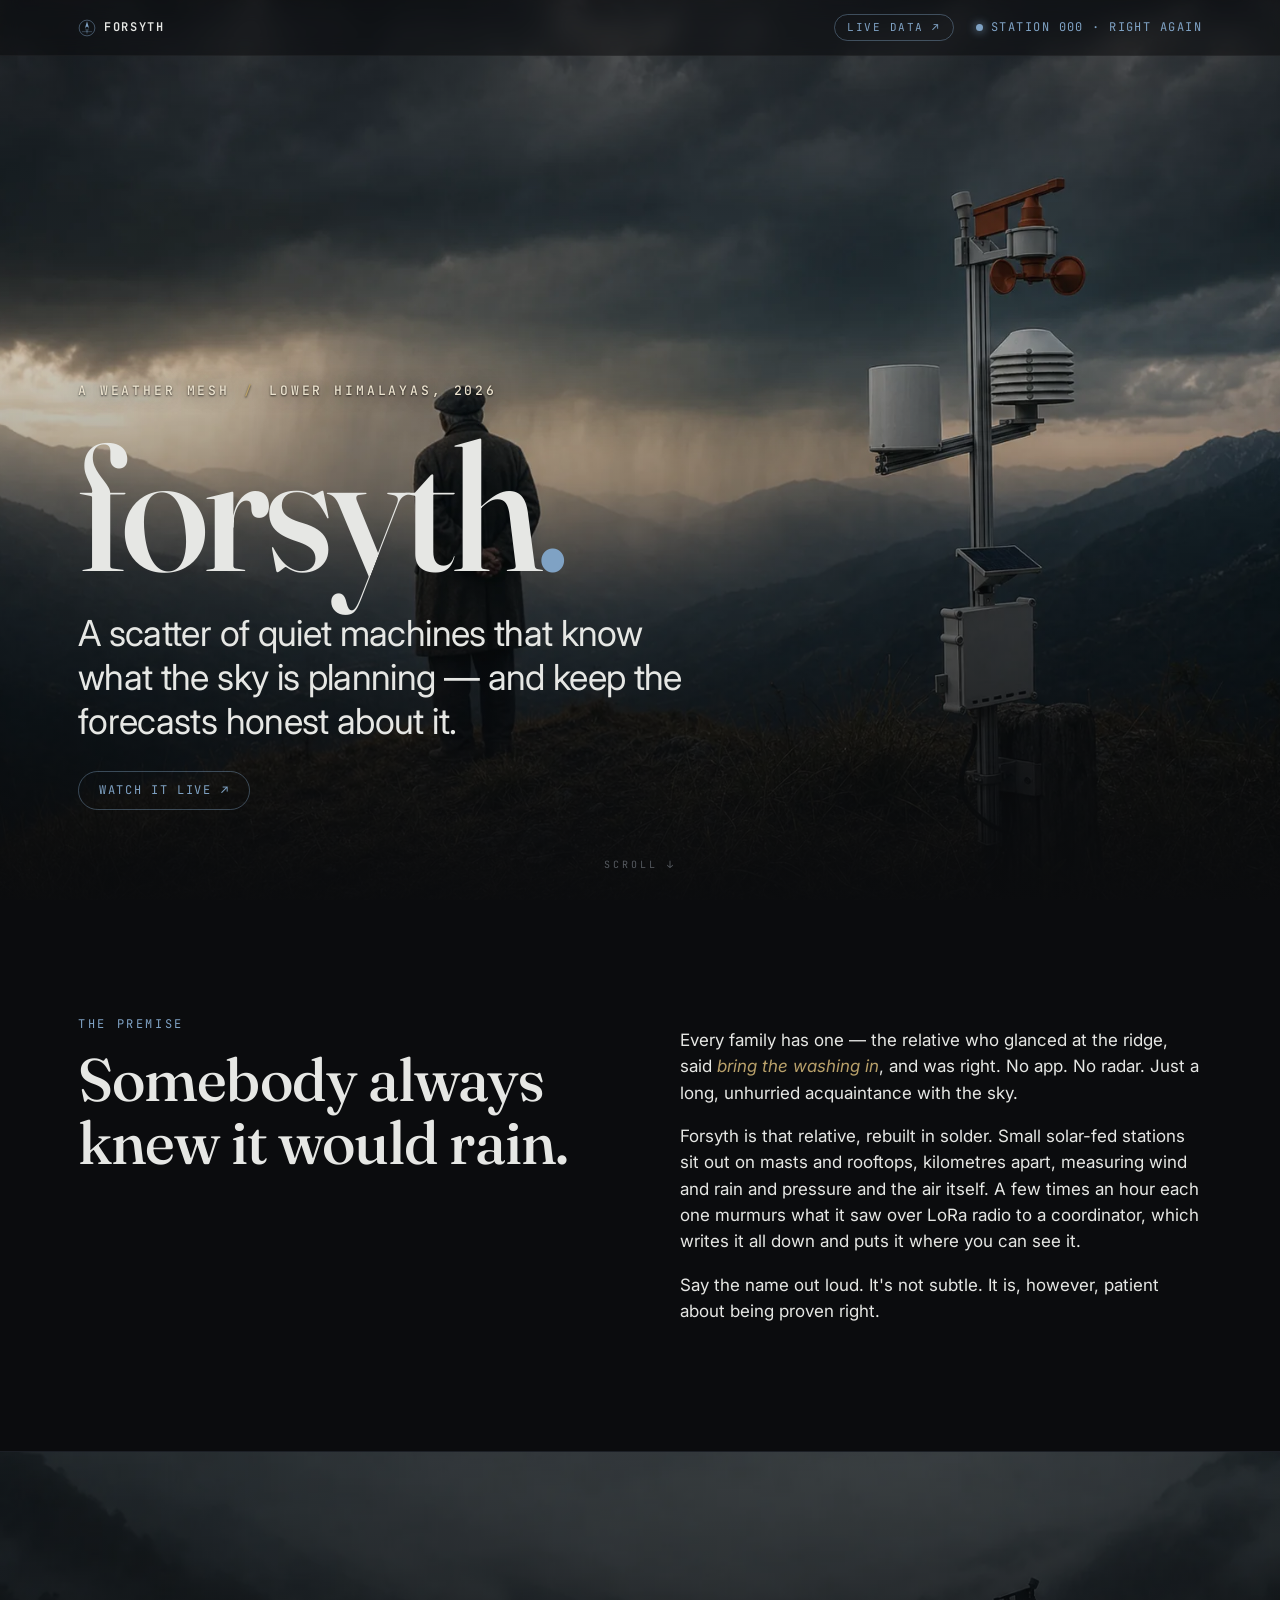
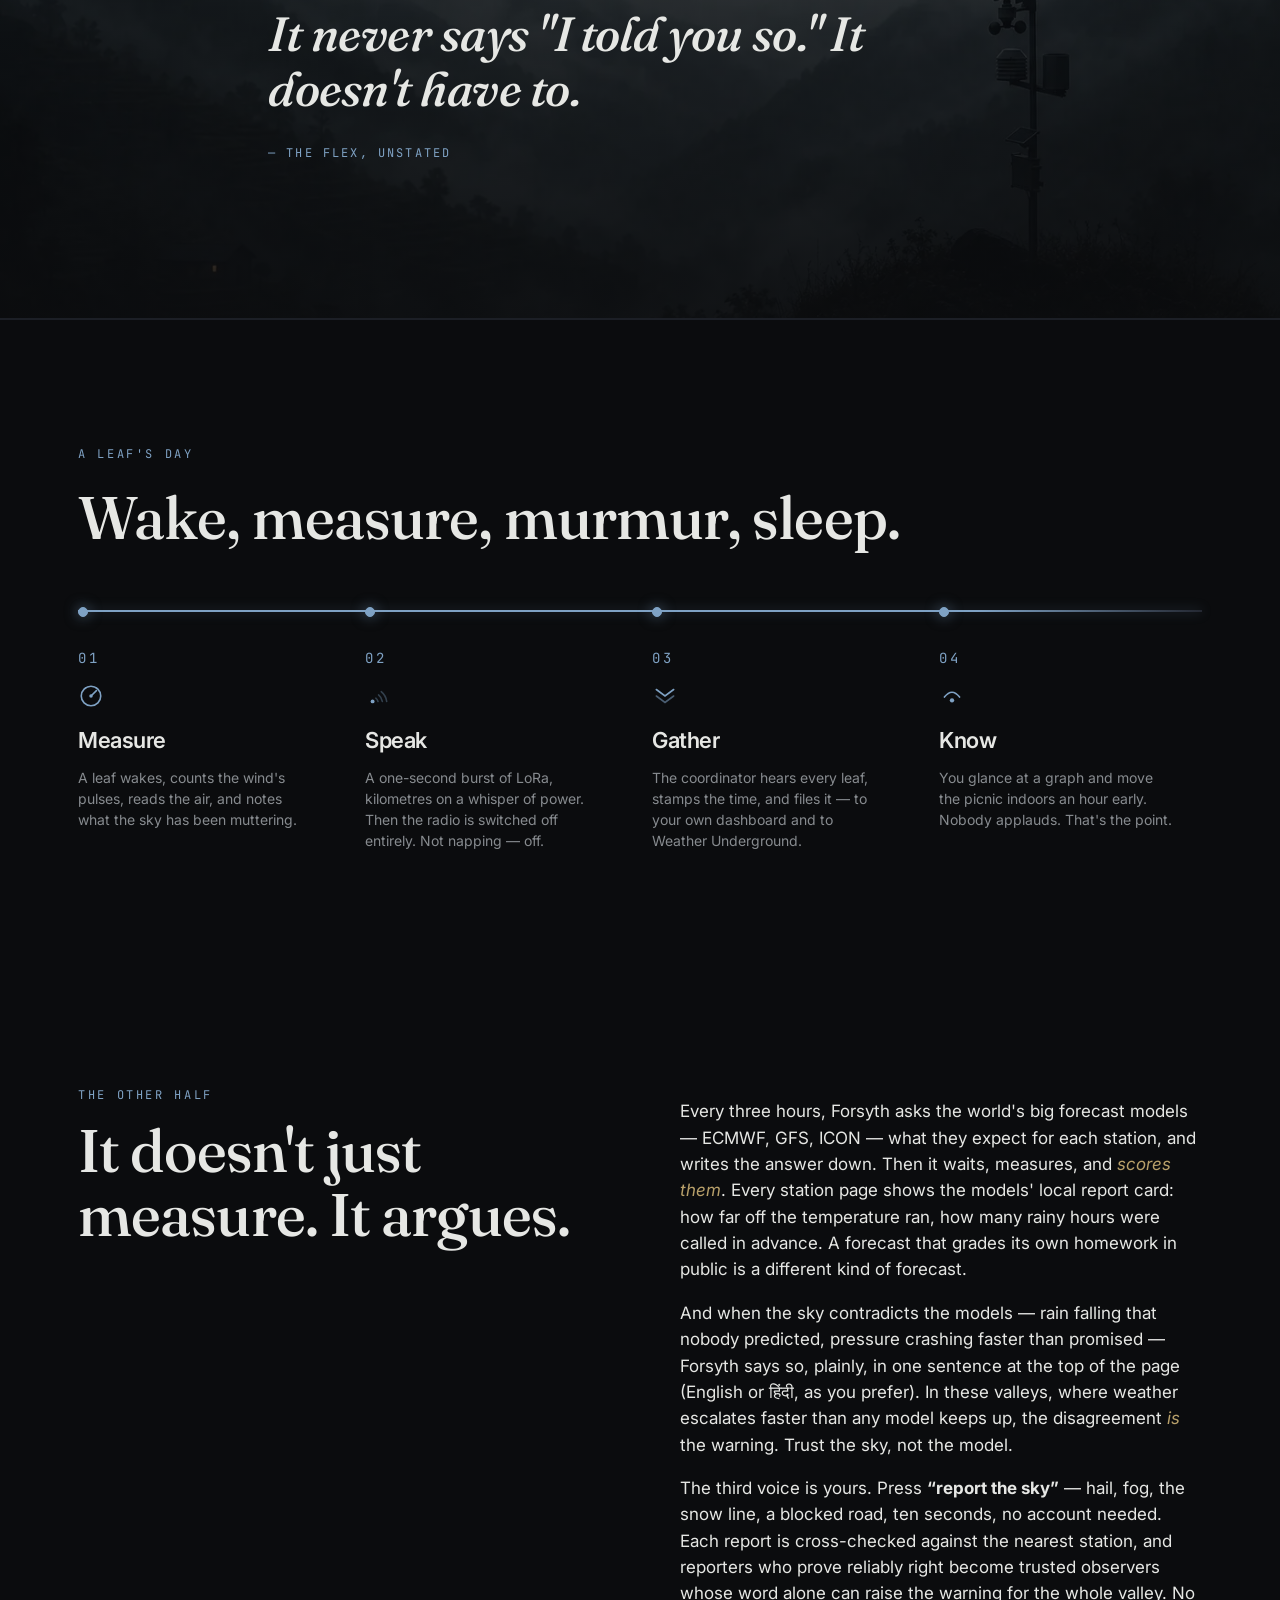
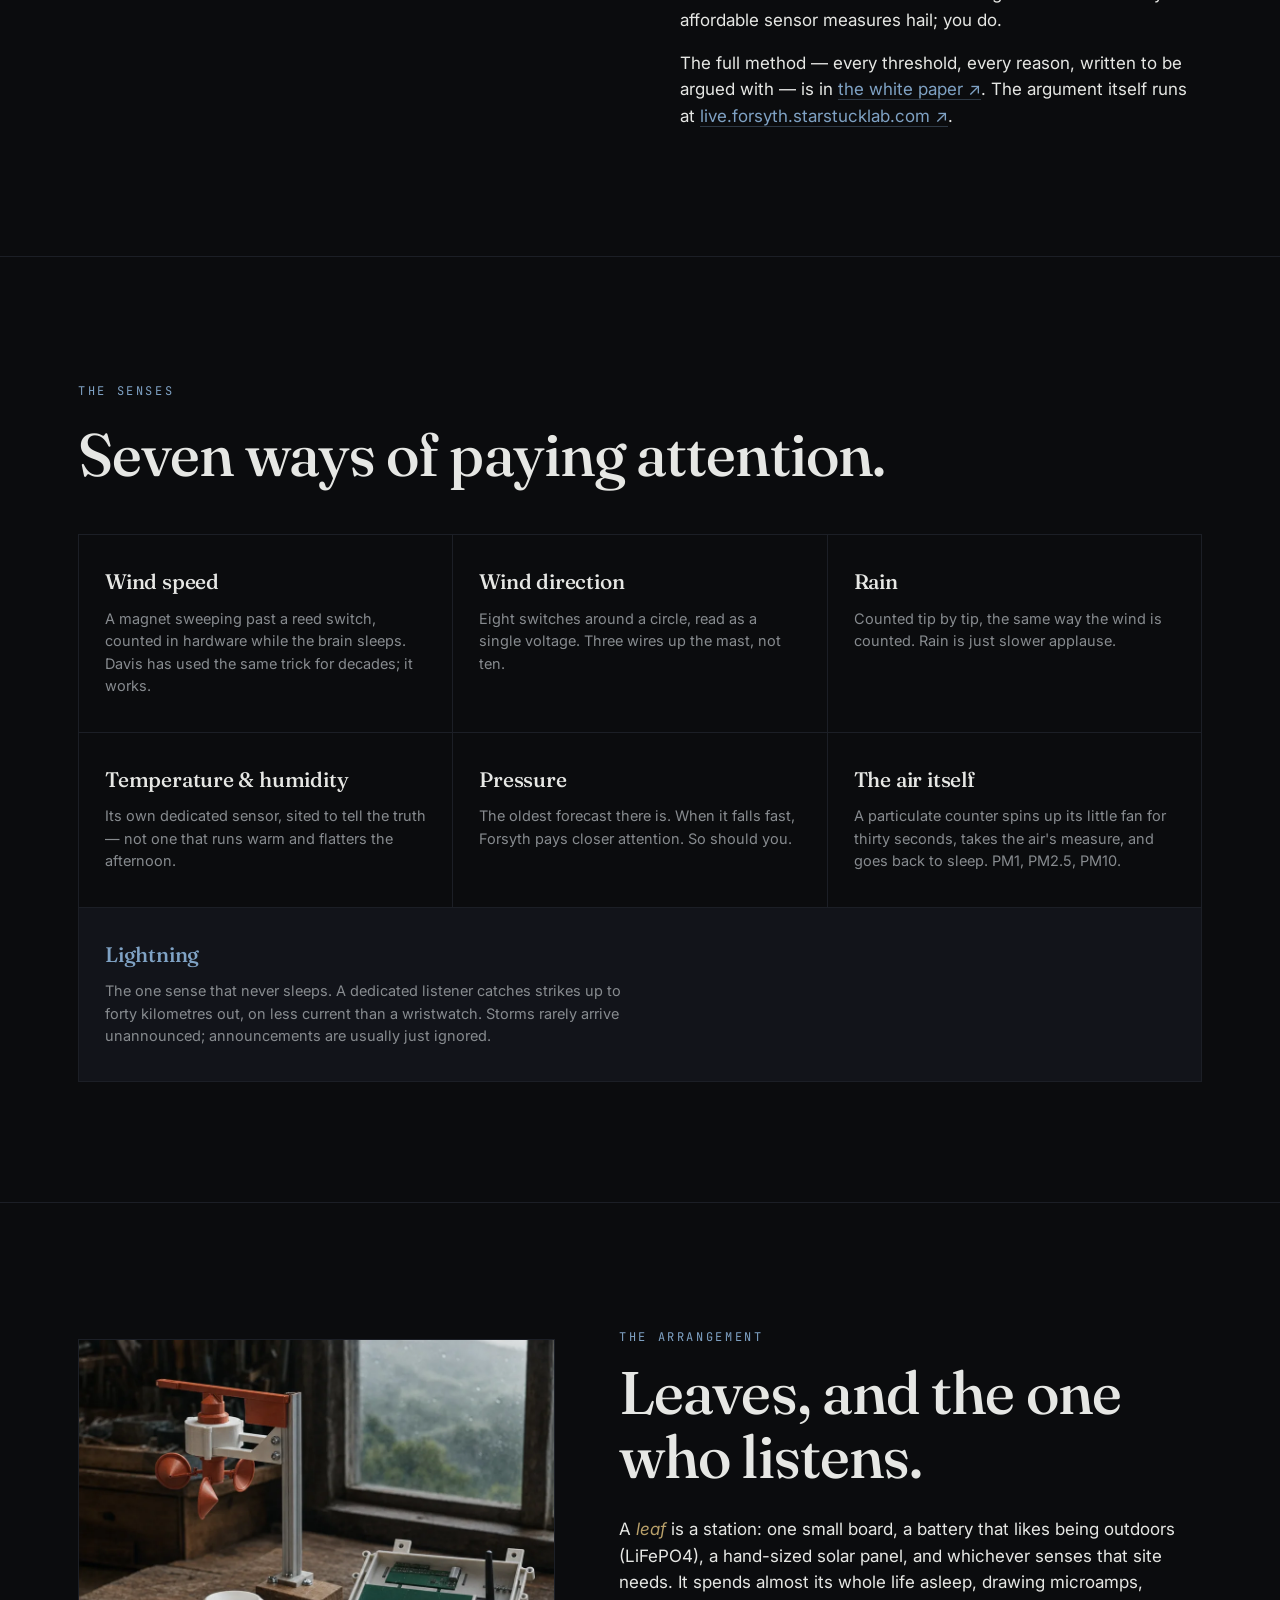
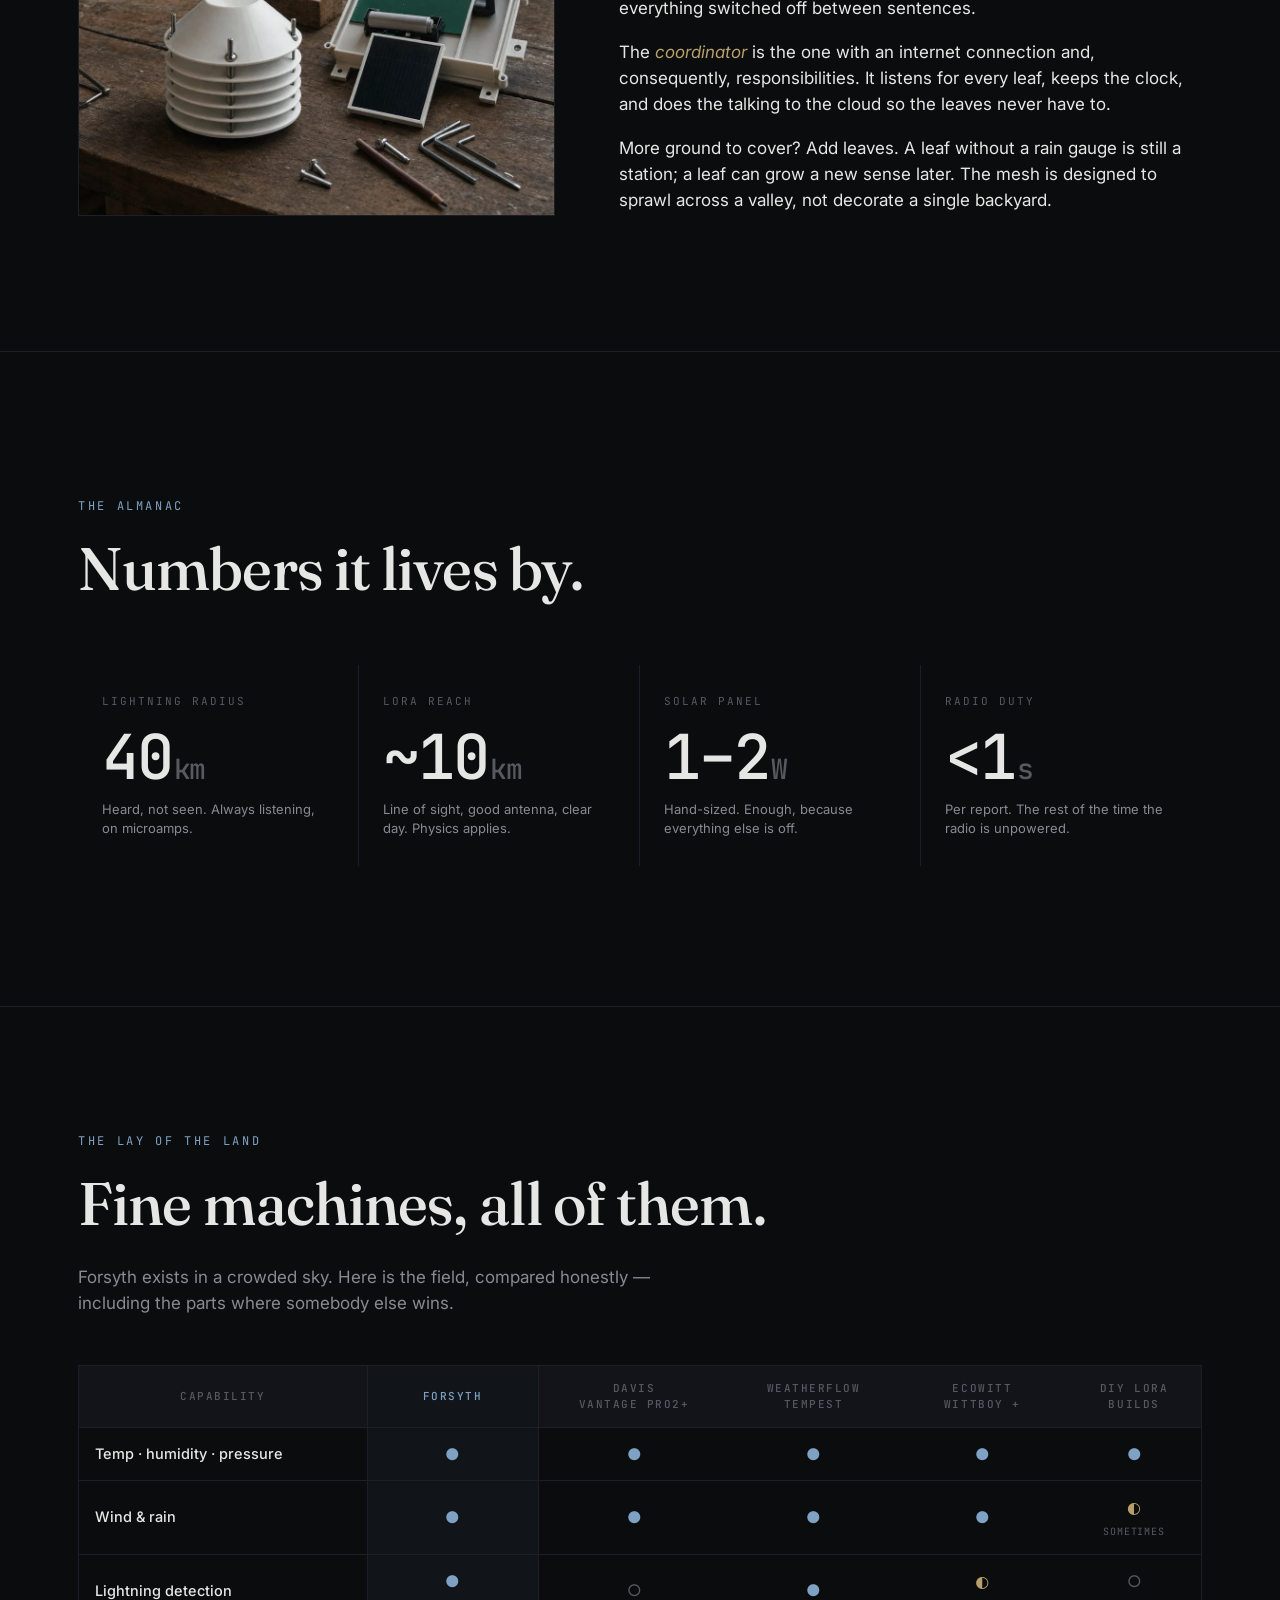
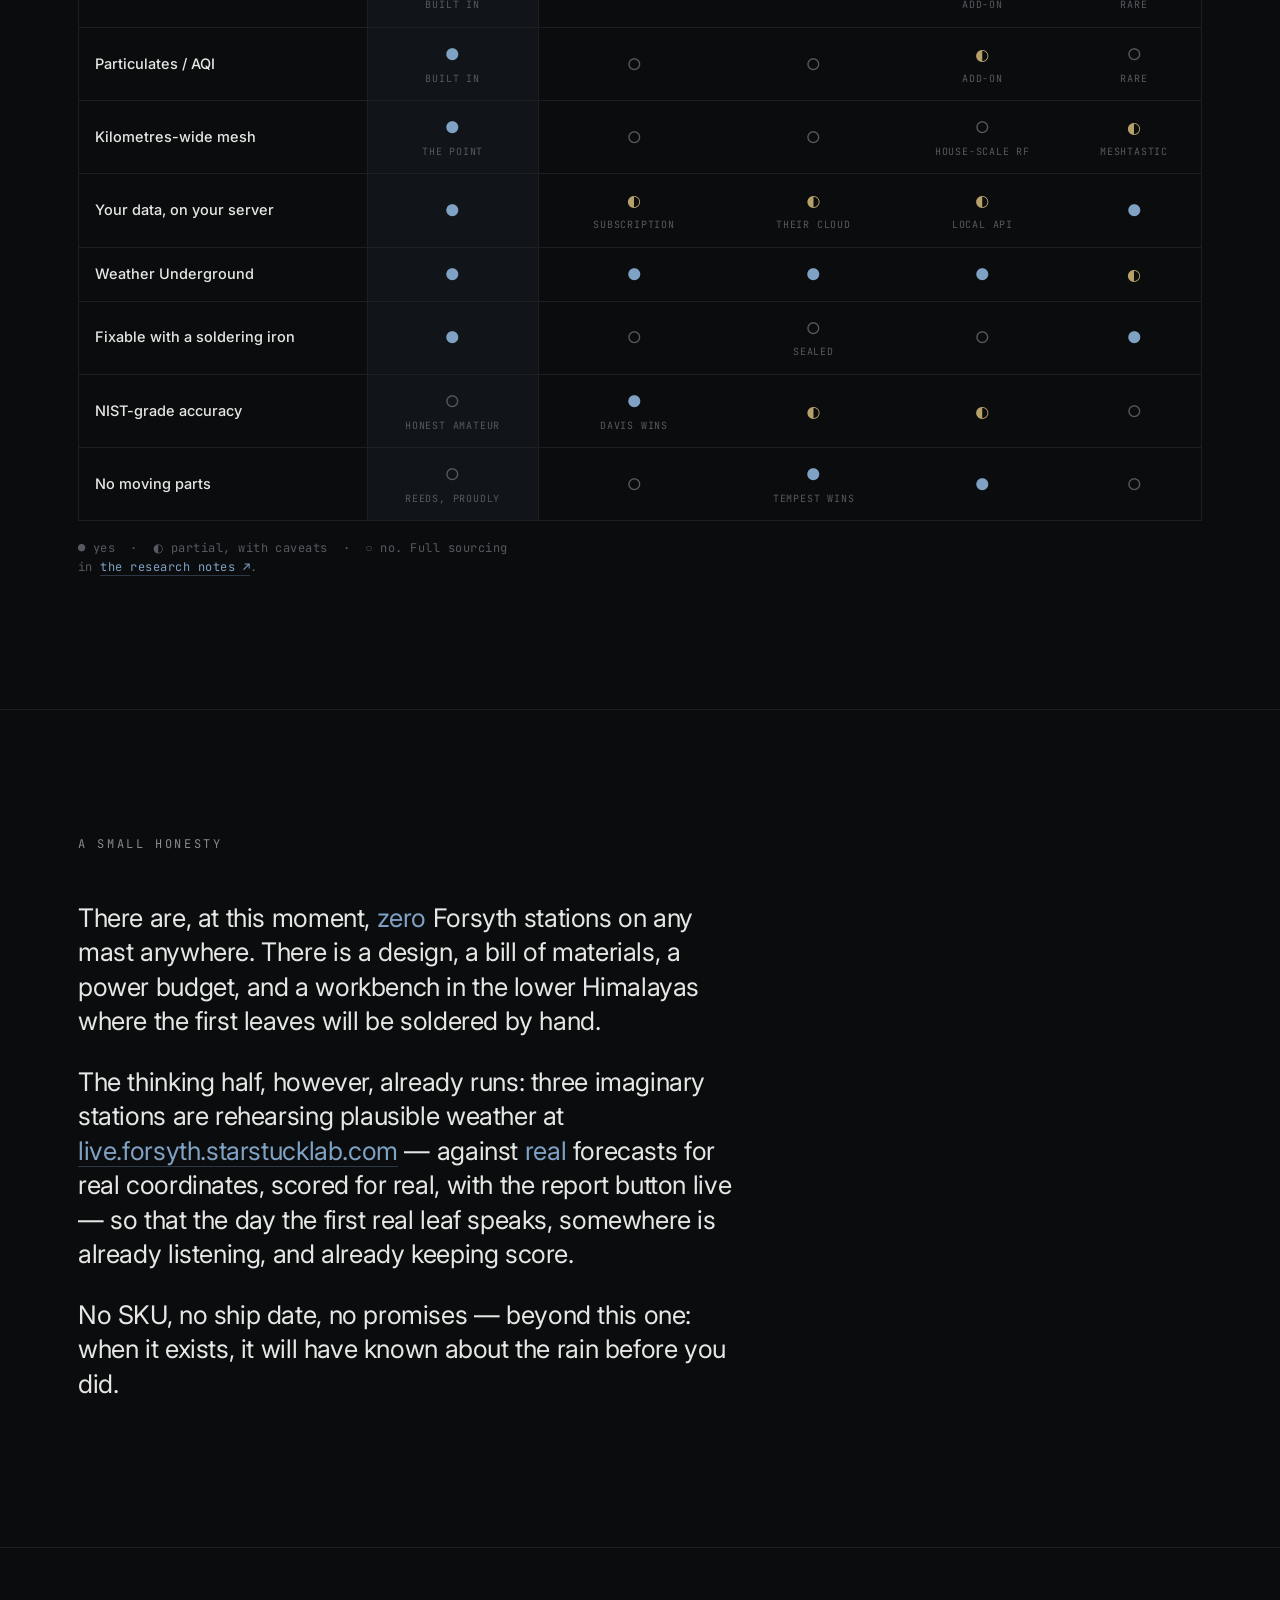
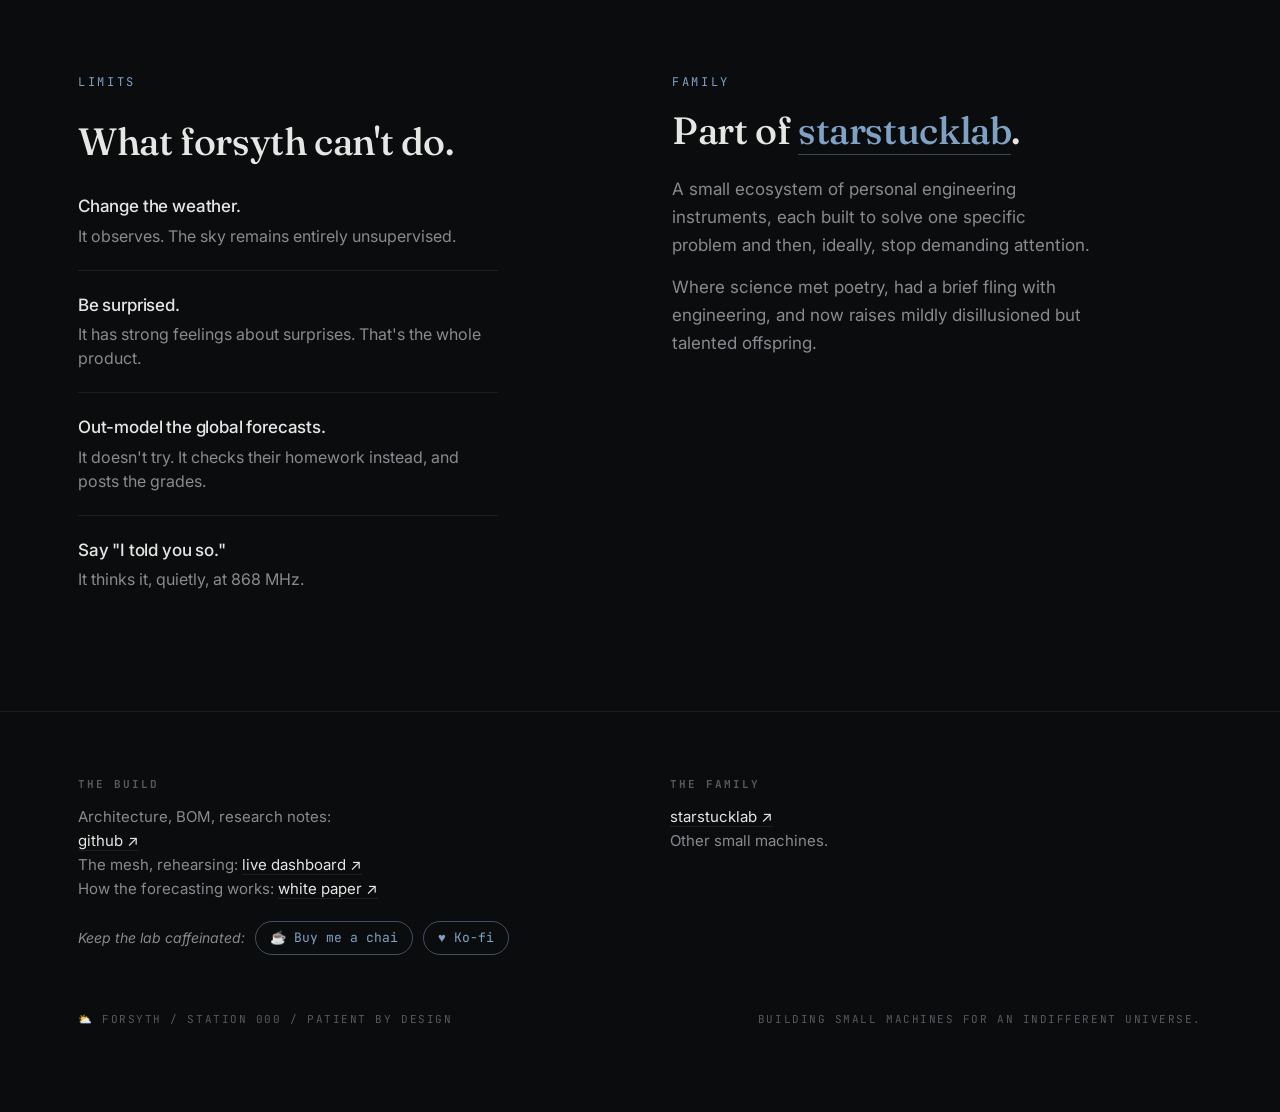
<file: site/index.html>
<!DOCTYPE html>
<html lang="en">
<head>
  <meta charset="UTF-8" />
  <meta name="viewport" content="width=device-width, initial-scale=1.0" />
  <title>forsyth — it knew it would rain</title>
  <meta name="description" content="A solar-powered mesh of small weather stations that talk over LoRa — and a forecast engine that checks the global models against what the valley actually did, in public. A starstucklab project." />
  <meta property="og:title" content="forsyth" />
  <meta property="og:description" content="A scatter of quiet machines that know what the sky is planning. A starstucklab project." />
  <meta property="og:image" content="https://forsyth.starstucklab.com/assets/hero.webp?v=2" />
  <meta property="og:type" content="website" />
  <meta name="theme-color" content="#0b0c0e" />

  <link rel="preconnect" href="https://fonts.googleapis.com">
  <link rel="preconnect" href="https://fonts.gstatic.com" crossorigin>
  <link href="https://fonts.googleapis.com/css2?family=Fraunces:opsz,wght@9..144,400;9..144,500;9..144,600&family=Inter:wght@400;500;600&family=JetBrains+Mono:wght@400;500&display=swap" rel="stylesheet">
  <link rel="stylesheet" href="assets/kit/tokens.css" />
  <link rel="stylesheet" href="assets/kit/base.css" />
  <link rel="stylesheet" href="styles.css?v=4" />
  <link rel="icon" type="image/svg+xml" href="assets/mark.svg" />
  <link rel="icon" type="image/png" sizes="32x32" href="assets/favicon-32.png" />
  <link rel="apple-touch-icon" href="assets/apple-touch-icon.png" />
</head>
<body>

<!-- ============ TOP BAR ============ -->
<header class="topbar">
  <div class="topbar-inner">
    <a href="#" class="brand">
      <img src="assets/mark.svg" alt="" aria-hidden="true" />
      forsyth
    </a>
    <a class="live-link" href="https://live.forsyth.starstucklab.com">live data ↗</a>
    <span class="status">
      <span class="dot"></span>
      <span class="status-text">Station 000 · Expecting rain</span>
    </span>
  </div>
</header>

<div class="page">

<!-- ============ HERO ============ -->
<section class="hero">
  <canvas class="hero-wind" aria-hidden="true"></canvas>
  <div class="hero-inner">
    <div class="hero-eyebrow">
      <span>A weather mesh</span>
      <span class="sep">/</span>
      <span>Lower Himalayas, 2026</span>
    </div>
    <h1>forsyth<span class="tail">.</span></h1>
    <p class="hero-tag">A scatter of quiet machines that know what the sky is planning —
      and keep the forecasts honest about it.</p>
    <a class="hero-cta" href="https://live.forsyth.starstucklab.com">watch it live ↗</a>
  </div>

  <div class="hero-scroll">scroll ↓</div>
</section>


<!-- ============ THE PREMISE ============ -->
<section class="text" id="premise">
  <div class="wrap">
    <div class="cols-two">
      <div>
        <span class="kicker">The premise</span>
        <h2 class="headline">Somebody always knew it would rain.</h2>
      </div>
      <div class="prose">
        <p>
          Every family has one — the relative who glanced at the ridge, said
          <em>bring the washing in</em>, and was right. No app. No radar.
          Just a long, unhurried acquaintance with the sky.
        </p>
        <p>
          Forsyth is that relative, rebuilt in solder. Small solar-fed stations
          sit out on masts and rooftops, kilometres apart, measuring wind and
          rain and pressure and the air itself. A few times an hour each one
          murmurs what it saw over LoRa radio to a coordinator, which writes it
          all down and puts it where you can see it.
        </p>
        <p>
          Say the name out loud. It's not subtle. It is, however, patient
          about being proven right.
        </p>
      </div>
    </div>
  </div>
</section>


<!-- ============ MOOD BAND ============ -->
<section class="band mood">
  <div class="band-inner">
    <p class="band-quote">
      It never says "I told you so." It doesn't have to.
    </p>
    <span class="band-attribution">— the flex, unstated</span>
  </div>
</section>


<!-- ============ HOW IT WORKS ============ -->
<section class="timeline-section">
  <div class="wrap">
    <span class="kicker">A leaf's day</span>
    <h2 class="headline">Wake, measure, murmur, sleep.</h2>

    <div class="timeline" aria-label="How forsyth works, in four steps">
      <div class="timeline-track" aria-hidden="true"></div>
      <ol class="timeline-steps">
        <li class="timeline-step">
          <span class="num">01</span>
          <span class="dot" aria-hidden="true"></span>
          <svg class="step-icon icon-measure" viewBox="0 0 24 24" aria-hidden="true">
            <circle cx="12" cy="12" r="9" fill="none"/>
            <line class="needle" x1="12" y1="12" x2="17" y2="7"/>
            <circle cx="12" cy="12" r="1.6"/>
          </svg>
          <h3>Measure</h3>
          <p>A leaf wakes, counts the wind's pulses, reads the air, and notes what the sky has been muttering.</p>
        </li>
        <li class="timeline-step">
          <span class="num">02</span>
          <span class="dot" aria-hidden="true"></span>
          <svg class="step-icon icon-speak" viewBox="0 0 24 24" aria-hidden="true">
            <circle cx="7" cy="17" r="1.8"/>
            <path class="wave" d="M10 14 A6 6 0 0 1 12 17" fill="none"/>
            <path class="wave" d="M12.5 11 A10 10 0 0 1 16 17" fill="none"/>
            <path class="wave" d="M15 8 A14 14 0 0 1 20 17" fill="none"/>
          </svg>
          <h3>Speak</h3>
          <p>A one-second burst of LoRa, kilometres on a whisper of power. Then the radio is switched off entirely. Not napping — off.</p>
        </li>
        <li class="timeline-step">
          <span class="num">03</span>
          <span class="dot" aria-hidden="true"></span>
          <svg class="step-icon icon-gather" viewBox="0 0 24 24" aria-hidden="true">
            <path d="M4 6 L12 12 L20 6" fill="none"/>
            <path d="M4 12 L12 18 L20 12" fill="none" opacity="0.55"/>
          </svg>
          <h3>Gather</h3>
          <p>The coordinator hears every leaf, stamps the time, and files it — to your own dashboard and to Weather&nbsp;Underground.</p>
        </li>
        <li class="timeline-step">
          <span class="num">04</span>
          <span class="dot" aria-hidden="true"></span>
          <svg class="step-icon icon-know" viewBox="0 0 24 24" aria-hidden="true">
            <path d="M5 13 Q12 4 19 13" fill="none"/>
            <circle cx="12" cy="16" r="2"/>
          </svg>
          <h3>Know</h3>
          <p>You glance at a graph and move the picnic indoors an hour early. Nobody applauds. That's the point.</p>
        </li>
      </ol>
    </div>
  </div>
</section>


<!-- ============ THE ARGUMENT ============ -->
<section class="text" id="argument">
  <div class="wrap">
    <div class="cols-two">
      <div>
        <span class="kicker">The other half</span>
        <h2 class="headline">It doesn't just measure. It argues.</h2>
      </div>
      <div class="prose">
        <p>
          Every three hours, Forsyth asks the world's big forecast models —
          ECMWF, GFS, ICON — what they expect for each station, and writes the
          answer down. Then it waits, measures, and <em>scores them</em>. Every
          station page shows the models' local report card: how far off the
          temperature ran, how many rainy hours were called in advance. A
          forecast that grades its own homework in public is a different kind
          of forecast.
        </p>
        <p>
          And when the sky contradicts the models — rain falling that nobody
          predicted, pressure crashing faster than promised — Forsyth says so,
          plainly, in one sentence at the top of the page (English or हिंदी,
          as you prefer). In these valleys, where weather escalates faster
          than any model keeps up, the disagreement <em>is</em> the warning.
          Trust the sky, not the model.
        </p>
        <p>
          The third voice is yours. Press <strong>“report the sky”</strong> —
          hail, fog, the snow line, a blocked road, ten seconds, no account
          needed. Each report is cross-checked against the nearest station,
          and reporters who prove reliably right become trusted observers
          whose word alone can raise the warning for the whole valley. No
          affordable sensor measures hail; you do.
        </p>
        <p class="argue-links">
          The full method — every threshold, every reason, written to be
          argued with — is in
          <a href="https://github.com/m-anish/forsyth/blob/main/cloud/docs/forecasting-whitepaper.md">the white paper ↗</a>.
          The argument itself runs at
          <a href="https://live.forsyth.starstucklab.com">live.forsyth.starstucklab.com ↗</a>.
        </p>
      </div>
    </div>
  </div>
</section>


<!-- ============ THE SENSES ============ -->
<section class="senses">
  <div class="wrap">
    <span class="kicker">The senses</span>
    <h2 class="headline">Seven ways of paying attention.</h2>
    <ul class="senses-grid">
      <li>
        <h3>Wind speed</h3>
        <p>A magnet sweeping past a reed switch, counted in hardware while the brain sleeps. Davis has used the same trick for decades; it works.</p>
      </li>
      <li>
        <h3>Wind direction</h3>
        <p>Eight switches around a circle, read as a single voltage. Three wires up the mast, not ten.</p>
      </li>
      <li>
        <h3>Rain</h3>
        <p>Counted tip by tip, the same way the wind is counted. Rain is just slower applause.</p>
      </li>
      <li>
        <h3>Temperature &amp; humidity</h3>
        <p>Its own dedicated sensor, sited to tell the truth — not one that runs warm and flatters the afternoon.</p>
      </li>
      <li>
        <h3>Pressure</h3>
        <p>The oldest forecast there is. When it falls fast, Forsyth pays closer attention. So should you.</p>
      </li>
      <li>
        <h3>The air itself</h3>
        <p>A particulate counter spins up its little fan for thirty seconds, takes the air's measure, and goes back to sleep. PM1, PM2.5, PM10.</p>
      </li>
      <li class="wide">
        <h3>Lightning</h3>
        <p>The one sense that never sleeps. A dedicated listener catches strikes up to forty kilometres out, on less current than a wristwatch. Storms rarely arrive unannounced; announcements are usually just ignored.</p>
      </li>
    </ul>
  </div>
</section>


<!-- ============ THE ARRANGEMENT ============ -->
<section class="feature arrangement">
  <div class="wrap">
    <div class="feature-grid">
      <div class="feature-image">
        <img src="assets/unit.webp?v=2" alt="A forsyth leaf before assembly, on a workbench by a rainy window: the wind kit with its orange vane and cups bolted to an offcut of aluminium extrusion, the white louvred screen, and the open core box with its board, battery cell, antenna and small solar panel." loading="lazy" />
      </div>
      <div class="feature-text">
        <span class="kicker">The arrangement</span>
        <h2 class="headline">Leaves, and the one who listens.</h2>
        <div class="prose">
          <p>
            A <em>leaf</em> is a station: one small board, a battery that likes
            being outdoors (LiFePO4), a hand-sized solar panel, and whichever
            senses that site needs. It spends almost its whole life asleep,
            drawing microamps, everything switched off between sentences.
          </p>
          <p>
            The <em>coordinator</em> is the one with an internet connection and,
            consequently, responsibilities. It listens for every leaf, keeps the
            clock, and does the talking to the cloud so the leaves never have to.
          </p>
          <p>
            More ground to cover? Add leaves. A leaf without a rain gauge is
            still a station; a leaf can grow a new sense later. The mesh is
            designed to sprawl across a valley, not decorate a single backyard.
          </p>
        </div>
      </div>
    </div>
  </div>
</section>


<!-- ============ THE ALMANAC ============ -->
<section class="numbers">
  <div class="wrap">
    <span class="kicker">The almanac</span>
    <h2 class="headline" style="margin-bottom:64px;">Numbers it lives by.</h2>
    <div class="numbers-grid">
      <div>
        <div class="label">Lightning radius</div>
        <div class="big">40<span class="u">km</span></div>
        <div class="sub">Heard, not seen. Always listening, on microamps.</div>
      </div>
      <div>
        <div class="label">LoRa reach</div>
        <div class="big">~10<span class="u">km</span></div>
        <div class="sub">Line of sight, good antenna, clear day. Physics applies.</div>
      </div>
      <div>
        <div class="label">Solar panel</div>
        <div class="big">1–2<span class="u">W</span></div>
        <div class="sub">Hand-sized. Enough, because everything else is off.</div>
      </div>
      <div>
        <div class="label">Radio duty</div>
        <div class="big">&lt;1<span class="u">s</span></div>
        <div class="sub">Per report. The rest of the time the radio is unpowered.</div>
      </div>
    </div>
  </div>
</section>


<!-- ============ THE LAY OF THE LAND ============ -->
<section class="compare">
  <div class="wrap">
    <span class="kicker">The lay of the land</span>
    <h2 class="headline">Fine machines, all of them.</h2>
    <p class="compare-lead">
      Forsyth exists in a crowded sky. Here is the field, compared honestly —
      including the parts where somebody else wins.
    </p>
    <div class="table-scroll">
      <table class="compare-table">
        <thead>
          <tr>
            <th scope="col">Capability</th>
            <th scope="col" class="us">Forsyth</th>
            <th scope="col">Davis<br>Vantage&nbsp;Pro2+</th>
            <th scope="col">WeatherFlow<br>Tempest</th>
            <th scope="col">Ecowitt<br>Wittboy&nbsp;+</th>
            <th scope="col">DIY LoRa<br>builds</th>
          </tr>
        </thead>
        <tbody>
          <tr>
            <th scope="row">Temp · humidity · pressure</th>
            <td class="us"><span class="y">●</span></td>
            <td><span class="y">●</span></td>
            <td><span class="y">●</span></td>
            <td><span class="y">●</span></td>
            <td><span class="y">●</span></td>
          </tr>
          <tr>
            <th scope="row">Wind &amp; rain</th>
            <td class="us"><span class="y">●</span></td>
            <td><span class="y">●</span></td>
            <td><span class="y">●</span></td>
            <td><span class="y">●</span></td>
            <td><span class="m">◐</span><span class="note">sometimes</span></td>
          </tr>
          <tr>
            <th scope="row">Lightning detection</th>
            <td class="us"><span class="y">●</span><span class="note">built in</span></td>
            <td><span class="n">○</span></td>
            <td><span class="y">●</span></td>
            <td><span class="m">◐</span><span class="note">add-on</span></td>
            <td><span class="n">○</span><span class="note">rare</span></td>
          </tr>
          <tr>
            <th scope="row">Particulates / AQI</th>
            <td class="us"><span class="y">●</span><span class="note">built in</span></td>
            <td><span class="n">○</span></td>
            <td><span class="n">○</span></td>
            <td><span class="m">◐</span><span class="note">add-on</span></td>
            <td><span class="n">○</span><span class="note">rare</span></td>
          </tr>
          <tr>
            <th scope="row">Kilometres-wide mesh</th>
            <td class="us"><span class="y">●</span><span class="note">the point</span></td>
            <td><span class="n">○</span></td>
            <td><span class="n">○</span></td>
            <td><span class="n">○</span><span class="note">house-scale RF</span></td>
            <td><span class="m">◐</span><span class="note">Meshtastic</span></td>
          </tr>
          <tr>
            <th scope="row">Your data, on your server</th>
            <td class="us"><span class="y">●</span></td>
            <td><span class="m">◐</span><span class="note">subscription</span></td>
            <td><span class="m">◐</span><span class="note">their cloud</span></td>
            <td><span class="m">◐</span><span class="note">local API</span></td>
            <td><span class="y">●</span></td>
          </tr>
          <tr>
            <th scope="row">Weather Underground</th>
            <td class="us"><span class="y">●</span></td>
            <td><span class="y">●</span></td>
            <td><span class="y">●</span></td>
            <td><span class="y">●</span></td>
            <td><span class="m">◐</span></td>
          </tr>
          <tr>
            <th scope="row">Fixable with a soldering iron</th>
            <td class="us"><span class="y">●</span></td>
            <td><span class="n">○</span></td>
            <td><span class="n">○</span><span class="note">sealed</span></td>
            <td><span class="n">○</span></td>
            <td><span class="y">●</span></td>
          </tr>
          <tr>
            <th scope="row">NIST-grade accuracy</th>
            <td class="us"><span class="n">○</span><span class="note">honest amateur</span></td>
            <td><span class="y">●</span><span class="note">Davis wins</span></td>
            <td><span class="m">◐</span></td>
            <td><span class="m">◐</span></td>
            <td><span class="n">○</span></td>
          </tr>
          <tr>
            <th scope="row">No moving parts</th>
            <td class="us"><span class="n">○</span><span class="note">reeds, proudly</span></td>
            <td><span class="n">○</span></td>
            <td><span class="y">●</span><span class="note">Tempest wins</span></td>
            <td><span class="y">●</span></td>
            <td><span class="n">○</span></td>
          </tr>
        </tbody>
      </table>
    </div>
    <p class="compare-key">● yes &nbsp;·&nbsp; ◐ partial, with caveats &nbsp;·&nbsp; ○ no.
      Full sourcing in <a href="https://github.com/m-anish/forsyth/blob/main/research/competitive-landscape.md">the research notes ↗</a>.</p>
  </div>
</section>


<!-- ============ A SMALL HONESTY ============ -->
<section class="honesty">
  <div class="wrap">
    <span class="kicker">A small honesty</span>
    <div class="prose">
      <p>
        There are, at this moment, <em>zero</em> Forsyth stations on any mast
        anywhere. There is a design, a bill of materials, a power budget, and
        a workbench in the lower Himalayas where the first leaves will be
        soldered by hand.
      </p>
      <p>
        The thinking half, however, already runs: three imaginary stations are
        rehearsing plausible weather at
        <a href="https://live.forsyth.starstucklab.com">live.forsyth.starstucklab.com</a>
        — against <em>real</em> forecasts for real coordinates, scored for real,
        with the report button live — so that the day the first real leaf
        speaks, somewhere is already listening, and already keeping score.
      </p>
      <p>
        No SKU, no ship date, no promises — beyond this one: when it exists,
        it will have known about the rain before you did.
      </p>
    </div>
  </div>
</section>


<!-- ============ LIMITS + FAMILY ============ -->
<section class="provenance">
  <div class="wrap">
    <div class="cols-two">
      <div>
        <span class="kicker">Limits</span>
        <h2>What forsyth can't do.</h2>
        <ul class="cant-list">
          <li>
            <strong>Change the weather.</strong>
            It observes. The sky remains entirely unsupervised.
          </li>
          <li>
            <strong>Be surprised.</strong>
            It has strong feelings about surprises. That's the whole product.
          </li>
          <li>
            <strong>Out-model the global forecasts.</strong>
            It doesn't try. It checks their homework instead, and posts the grades.
          </li>
          <li>
            <strong>Say "I told you so."</strong>
            It thinks it, quietly, at 868&nbsp;MHz.
          </li>
        </ul>
      </div>
      <div class="sl-family">
        <span class="sl-kicker">Family</span>
        <h2>Part of <a class="sl-link" href="https://starstucklab.com">starstucklab</a>.</h2>
        <p>A small ecosystem of personal engineering instruments, each built to solve one specific problem and then, ideally, stop demanding attention.</p>
        <p>Where science met poetry, had a brief fling with engineering, and now raises mildly disillusioned but talented offspring.</p>
      </div>
    </div>
  </div>
</section>


<!-- ============ FOOTER ============ -->
<footer class="sl-footer">
  <div class="sl-wrap">
    <div class="sl-footer-cols">
      <div>
        <h4>The build</h4>
        <p>Architecture, BOM, research notes:<br><a href="https://github.com/m-anish/forsyth">github&nbsp;↗</a><br>
        The mesh, rehearsing: <a href="https://live.forsyth.starstucklab.com">live&nbsp;dashboard&nbsp;↗</a><br>
        How the forecasting works: <a href="https://github.com/m-anish/forsyth/blob/main/cloud/docs/forecasting-whitepaper.md">white&nbsp;paper&nbsp;↗</a></p>
      </div>
      <div>
        <h4>The family</h4>
        <p><a href="https://starstucklab.com">starstucklab&nbsp;↗</a><br>Other small machines.</p>
      </div>
    </div>
    <div class="sl-support">
      <span class="sl-support-note">Keep the lab caffeinated:</span>
      <a href="https://buymeachai.ezee.li/anishmg" target="_blank" rel="noopener">☕ Buy me a chai</a>
      <a href="https://ko-fi.com/P5P7BMO10" target="_blank" rel="noopener">♥ Ko-fi</a>
    </div>
    <div class="sl-signoff">
      <span>⛅ Forsyth / Station 000 / Patient by design</span>
      <span>Building small machines for an indifferent universe.</span>
    </div>
  </div>
</footer>

</div><!-- /.page -->

<script>
(function() {
  'use strict';
  // ---------- timeline: light up sequentially when in view ----------
  const tlObs = new IntersectionObserver(function(entries) {
    entries.forEach(function(e) {
      if (e.isIntersecting) {
        e.target.classList.add('in-view');
        tlObs.unobserve(e.target);
      }
    });
  }, { threshold: 0.5 });
  document.querySelectorAll('.timeline').forEach(function(el) { tlObs.observe(el); });

  // ---------- status line: a slow rotation of quiet observations ----------
  const status = document.querySelector('.status-text');
  if (!status) return;
  const moods = [
    'Station 000 · Expecting rain',
    'Station 000 · Pressure falling',
    'Station 000 · Smelling ozone',
    'Station 000 · Unhurried'
  ];
  let i = 0, holdUntil = 0;
  setInterval(function() {
    if (Date.now() < holdUntil) return;
    i = (i + 1) % moods.length;
    status.textContent = moods[i];
  }, 9000);

  // ---------- one small remark ----------
  // Scrolling into the mood band, the station allows itself a word.
  const band = document.querySelector('.band.mood');
  if (!band) return;
  const bandObs = new IntersectionObserver(function(entries) {
    entries.forEach(function(e) {
      if (e.isIntersecting) {
        status.textContent = 'Station 000 · Right again';
        holdUntil = Date.now() + 14000;
        bandObs.disconnect();
      }
    });
  }, { threshold: 0.45 });
  bandObs.observe(band);
})();
</script>

<script src="hero-anim.js?v=3" defer></script>
</body>
</html>
</file>
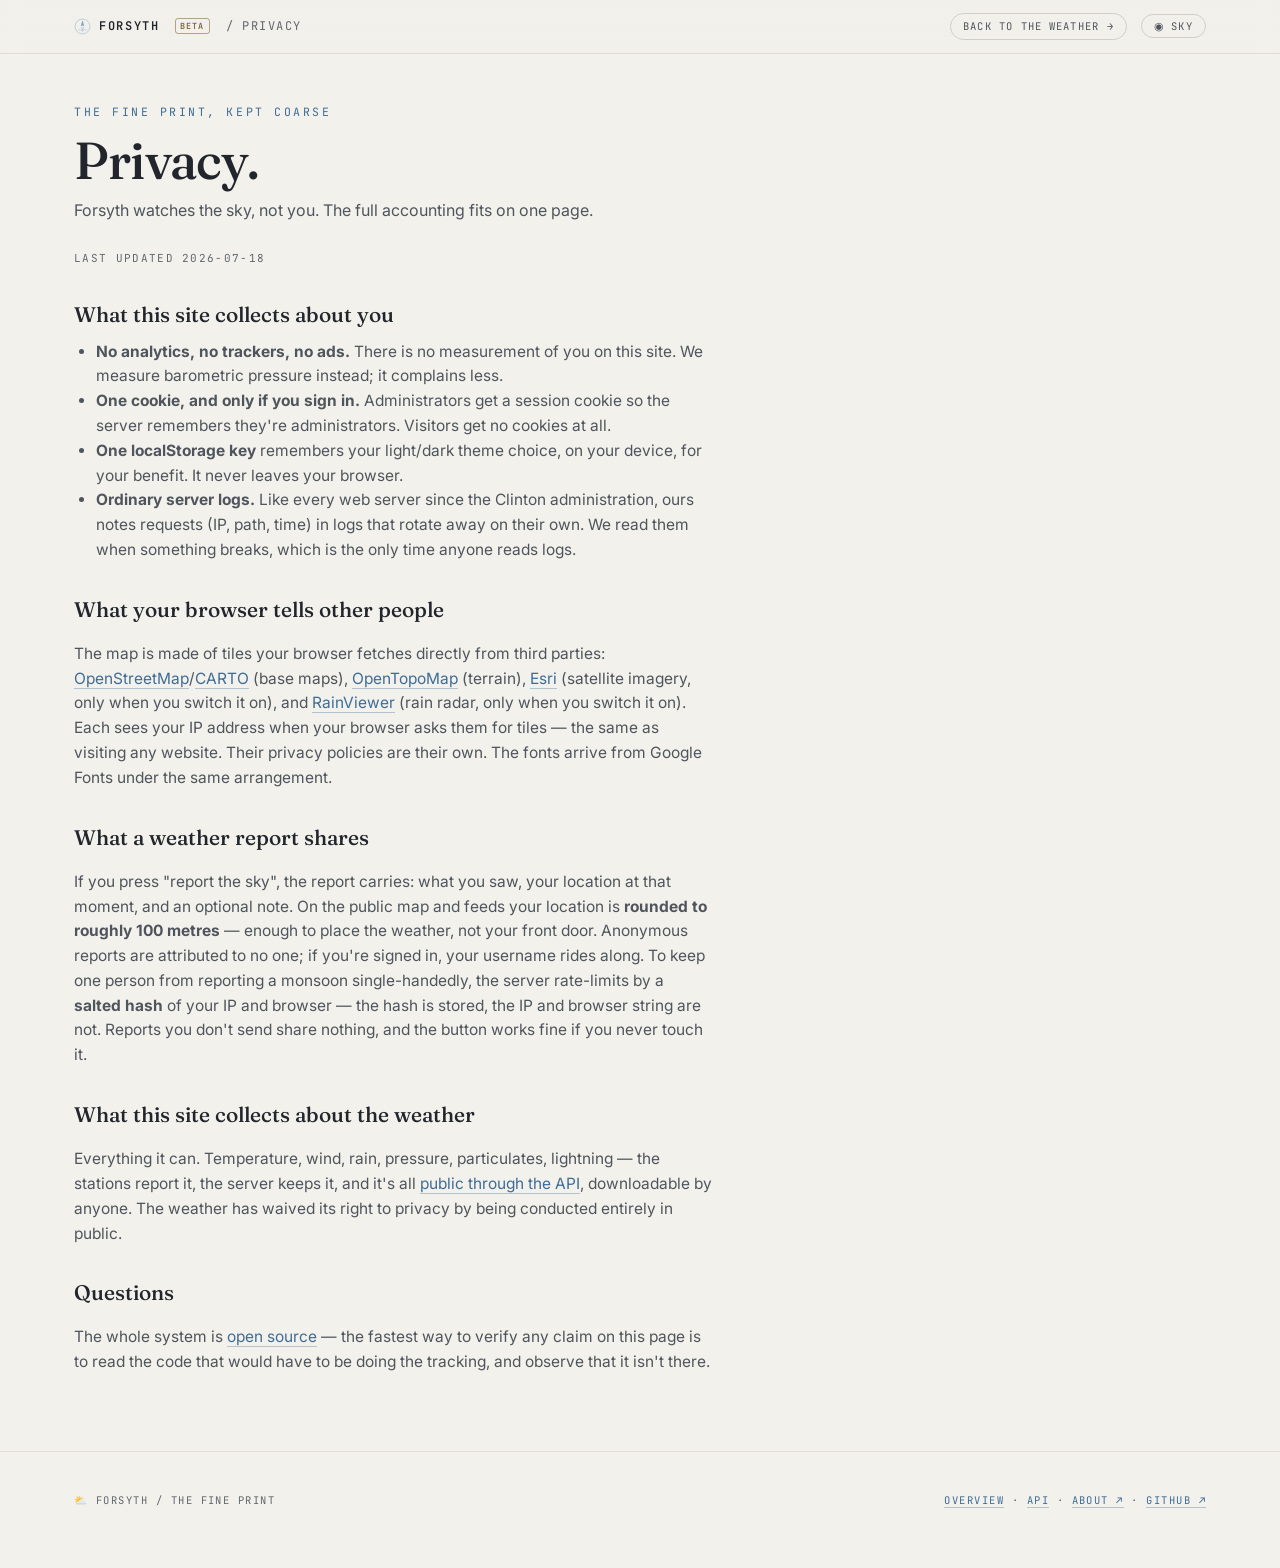
<file: cloud/dashboard/privacy.html>
<!DOCTYPE html>
<html lang="en">
<head>
  <meta charset="UTF-8" />
  <meta name="viewport" content="width=device-width, initial-scale=1.0" />
  <title>forsyth · privacy</title>
  <meta name="description" content="What Forsyth knows about you (very little) and about the weather (rather a lot)." />
  <link rel="preconnect" href="https://fonts.googleapis.com">
  <link rel="preconnect" href="https://fonts.gstatic.com" crossorigin>
  <link href="https://fonts.googleapis.com/css2?family=Fraunces:opsz,wght@9..144,400;9..144,500&family=Inter:wght@400;500;600&family=JetBrains+Mono:wght@400;500&display=swap" rel="stylesheet">
  <link rel="stylesheet" href="css/dash.css?v=142" />
  <link rel="icon" type="image/svg+xml" href="assets/mark.svg" />
  <link rel="icon" type="image/png" sizes="32x32" href="assets/favicon-32.png" />
  <link rel="apple-touch-icon" href="assets/apple-touch-icon.png" />
  <link rel="manifest" href="manifest.webmanifest" />
  <meta name="theme-color" content="#0b0c0e" />
  <script src="js/sky.js?v=142"></script>
  <script src="js/theme.js?v=142"></script>
  <style>
    /* page-local prose styles — privacy is the only long-form page here */
    .prose { max-width: 64ch; padding-bottom: 60px; }
    .prose h2 { font-family: var(--serif); font-weight: 500; font-size: 21px; margin: 30px 0 8px; }
    .prose p, .prose li { color: var(--text-dim); font-size: 15.5px; }
    .prose ul { padding-left: 22px; margin: 8px 0; }
    .prose .updated { font-family: var(--mono); font-size: 11px; color: var(--text-mute);
      text-transform: uppercase; letter-spacing: 0.12em; }
  </style>
</head>
<body>
<a class="skip-link" href="#main">Skip to the weather</a>

<header class="topbar">
  <div class="topbar-inner">
    <a href="/" class="brand"><img src="assets/mark.svg" alt="" aria-hidden="true" />forsyth<sup class="beta">beta</sup></a>
    <span class="crumb">/ privacy</span>
    <nav class="right" aria-label="Site">
      <a href="/" class="nav-chip"><span class="hide-sm">back to the </span>weather →</a>
      <button class="theme-btn" type="button" aria-label="switch color theme">◐ auto</button>
    </nav>
    <button class="nav-menu" type="button" aria-label="menu" aria-expanded="false">☰</button>
  </div>
</header>

<main id="main" tabindex="-1" class="wrap">
  <div class="pagehead">
    <span class="kicker">The fine print, kept coarse</span>
    <h1 class="headline">Privacy.</h1>
    <p class="sub">Forsyth watches the sky, not you. The full accounting fits on one page.</p>
  </div>

  <div class="prose">
    <p class="updated">last updated 2026-07-18</p>

    <h2>What this site collects about you</h2>
    <ul>
      <li><strong>No analytics, no trackers, no ads.</strong> There is no measurement
        of you on this site. We measure barometric pressure instead; it complains less.</li>
      <li><strong>One cookie, and only if you sign in.</strong> Administrators get a
        session cookie so the server remembers they're administrators. Visitors get
        no cookies at all.</li>
      <li><strong>One localStorage key</strong> remembers your light/dark theme
        choice, on your device, for your benefit. It never leaves your browser.</li>
      <li><strong>Ordinary server logs.</strong> Like every web server since the
        Clinton administration, ours notes requests (IP, path, time) in logs that
        rotate away on their own. We read them when something breaks, which is the
        only time anyone reads logs.</li>
    </ul>

    <h2>What your browser tells other people</h2>
    <p>The map is made of tiles your browser fetches directly from third parties:
      <a href="https://www.openstreetmap.org/copyright">OpenStreetMap</a>/<a
      href="https://carto.com/attributions">CARTO</a> (base maps),
      <a href="https://opentopomap.org">OpenTopoMap</a> (terrain),
      <a href="https://www.esri.com">Esri</a> (satellite imagery, only when you
      switch it on), and
      <a href="https://www.rainviewer.com">RainViewer</a> (rain radar, only when you
      switch it on). Each sees your IP address when your browser asks them for tiles —
      the same as visiting any website. Their privacy policies are their own. The
      fonts arrive from Google Fonts under the same arrangement.</p>

    <h2>What a weather report shares</h2>
    <p>If you press "report the sky", the report carries: what you saw, your
      location at that moment, and an optional note. On the public map and feeds
      your location is <strong>rounded to roughly 100 metres</strong> — enough to
      place the weather, not your front door. Anonymous reports are attributed to
      no one; if you're signed in, your username rides along. To keep one person
      from reporting a monsoon single-handedly, the server rate-limits by a
      <strong>salted hash</strong> of your IP and browser — the hash is stored,
      the IP and browser string are not. Reports you don't send share nothing,
      and the button works fine if you never touch it.</p>

    <h2>What this site collects about the weather</h2>
    <p>Everything it can. Temperature, wind, rain, pressure, particulates, lightning —
      the stations report it, the server keeps it, and it's all
      <a href="/api">public through the API</a>, downloadable by anyone. The
      weather has waived its right to privacy by being conducted entirely in public.</p>

    <h2>Questions</h2>
    <p>The whole system is <a href="https://github.com/m-anish/forsyth">open source</a> —
      the fastest way to verify any claim on this page is to read the code that
      would have to be doing the tracking, and observe that it isn't there.</p>
  </div>
</main>

<footer class="sl-footer">
  <div class="wrap">
    <div class="sl-signoff">
      <span>⛅ forsyth / the fine print</span>
      <span><a href="/">overview</a> · <a href="/api">api</a> · <a href="https://forsyth.starstucklab.com">about ↗</a> · <a href="https://github.com/m-anish/forsyth">github ↗</a></span>
    </div>
  </div>
</footer>

</body>
</html>
</file>
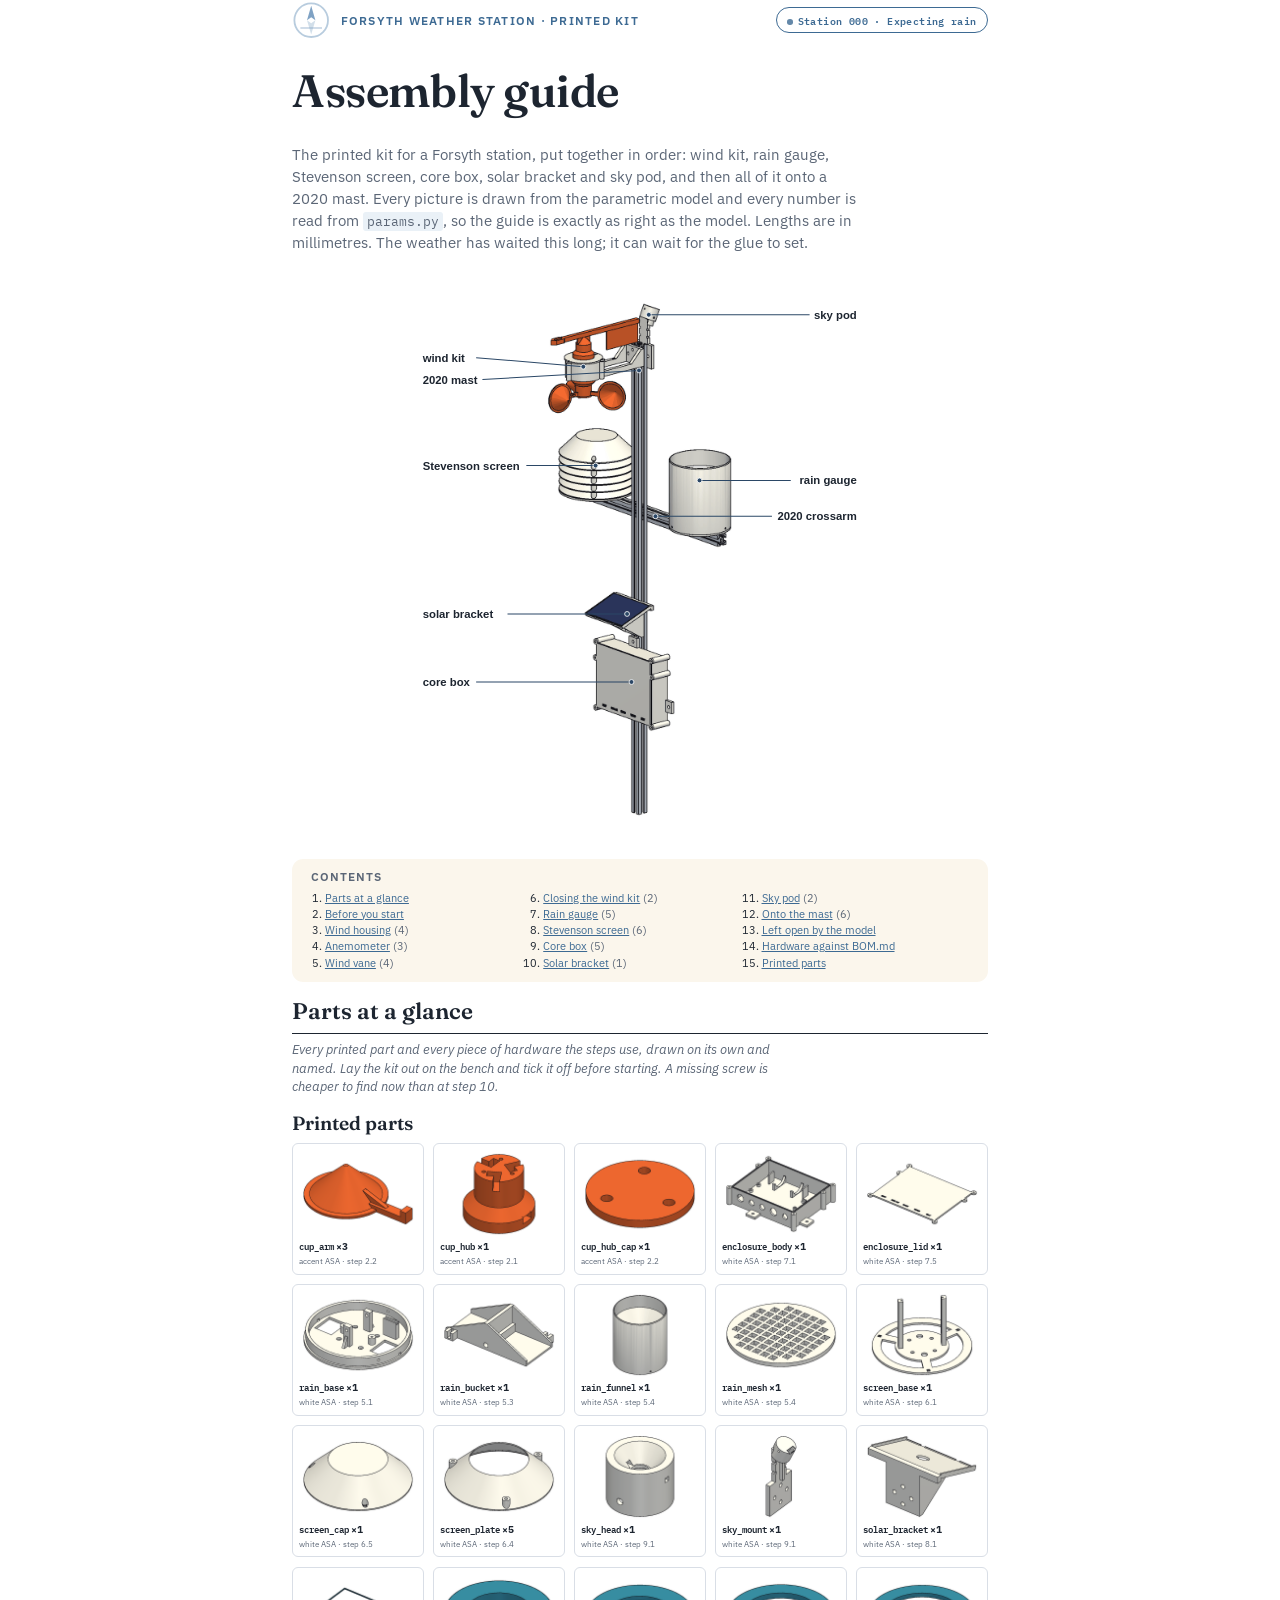
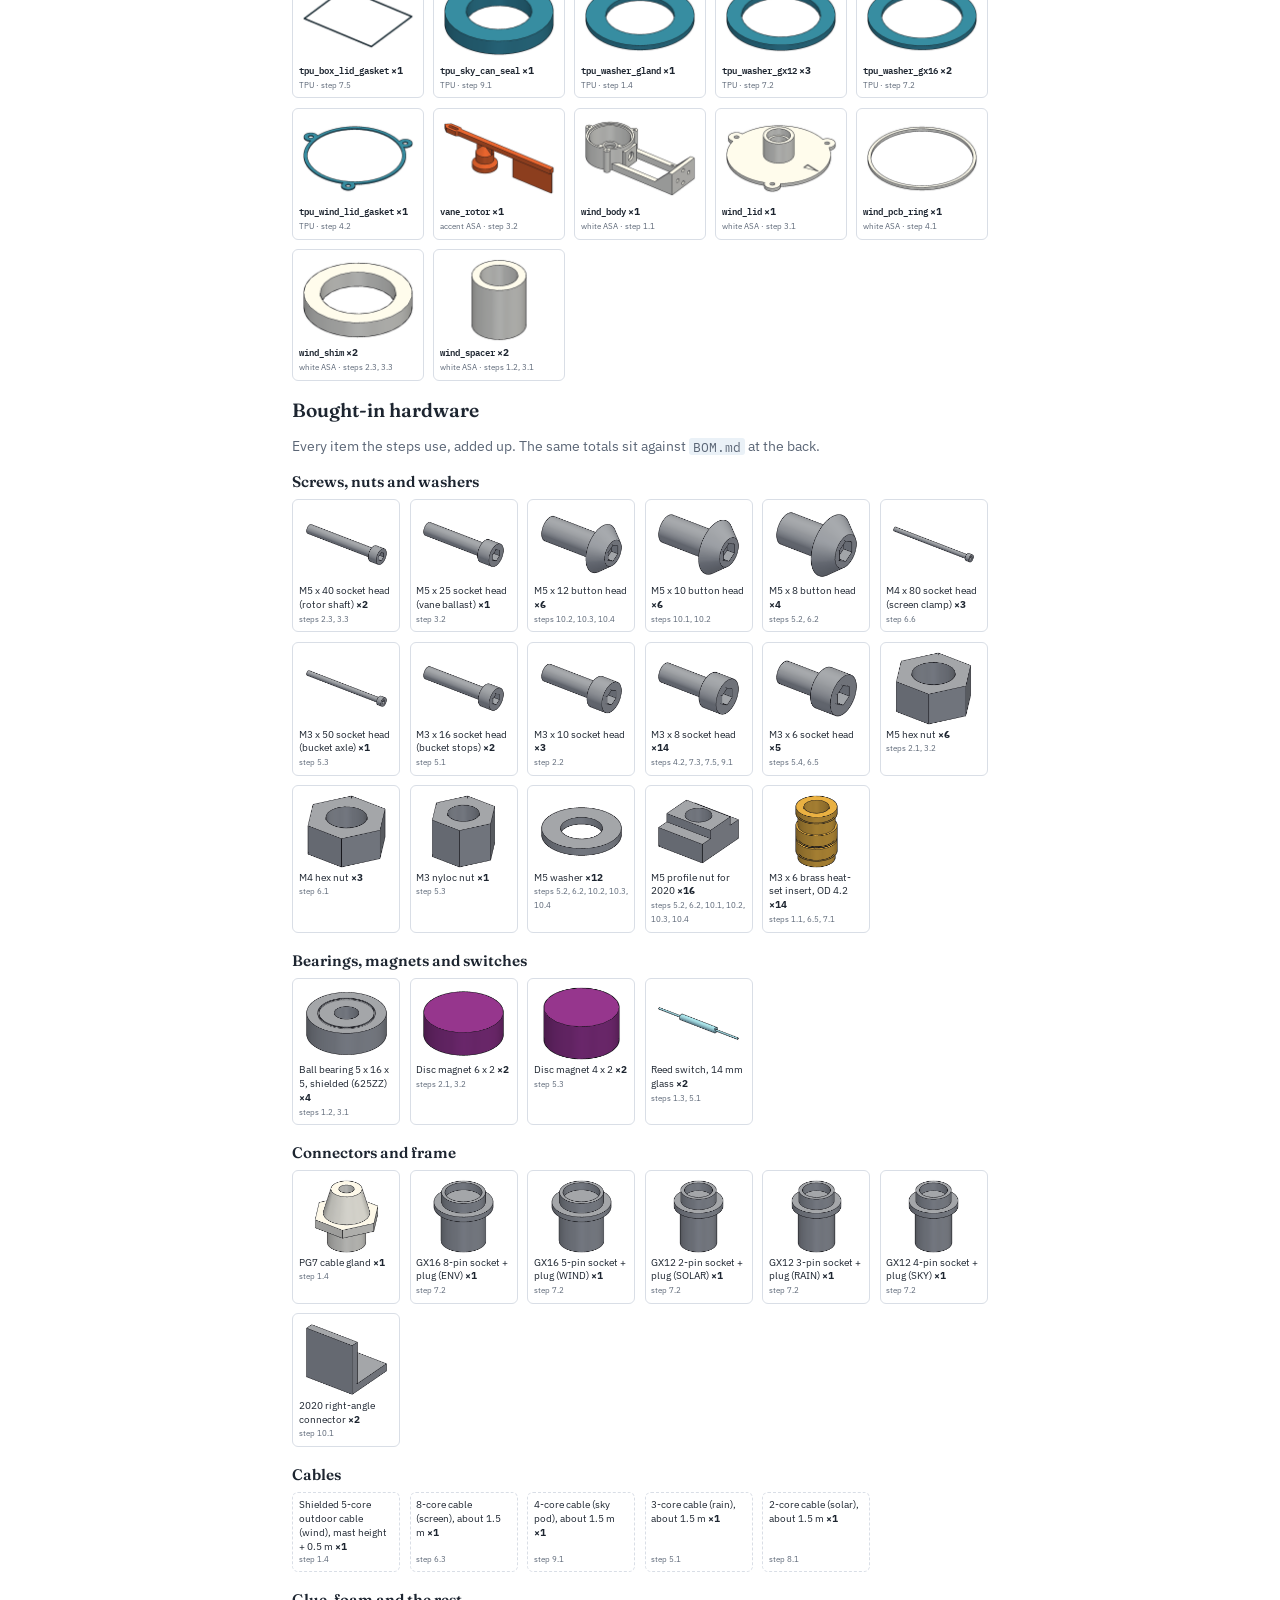
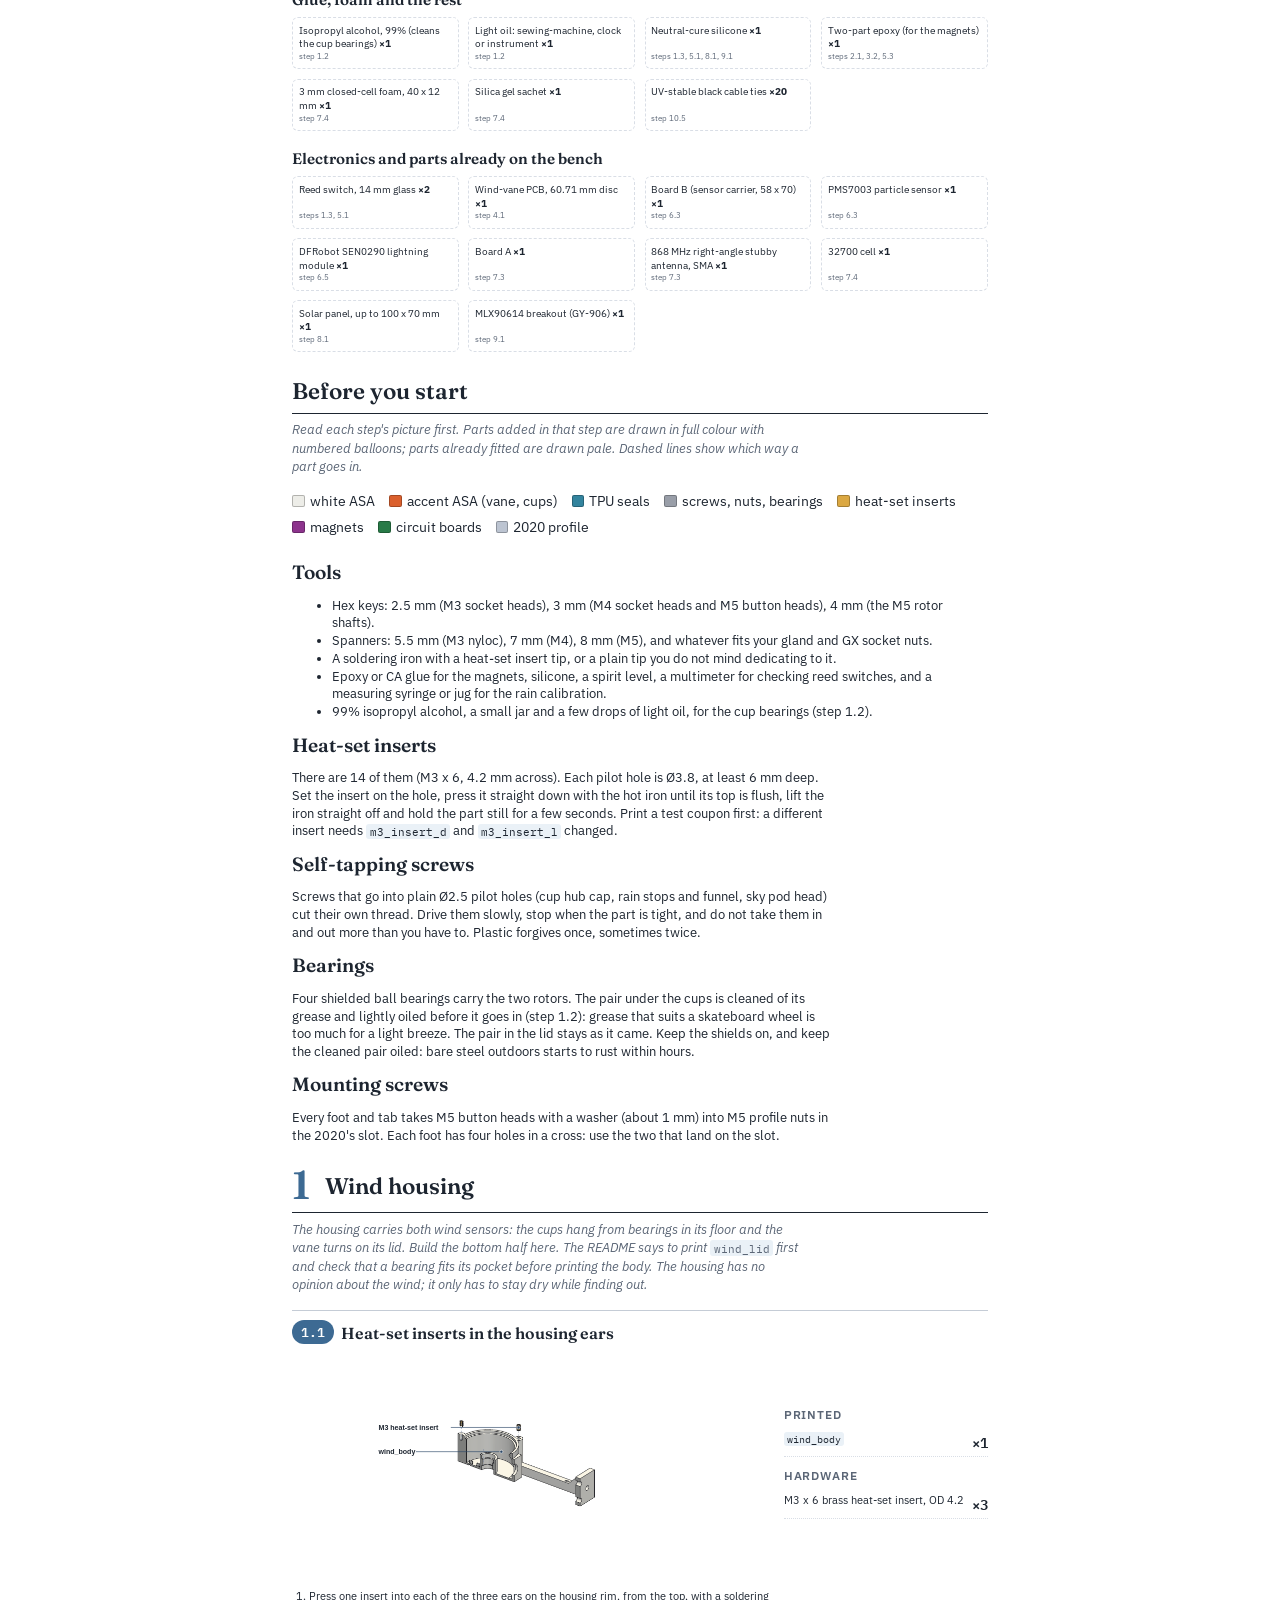
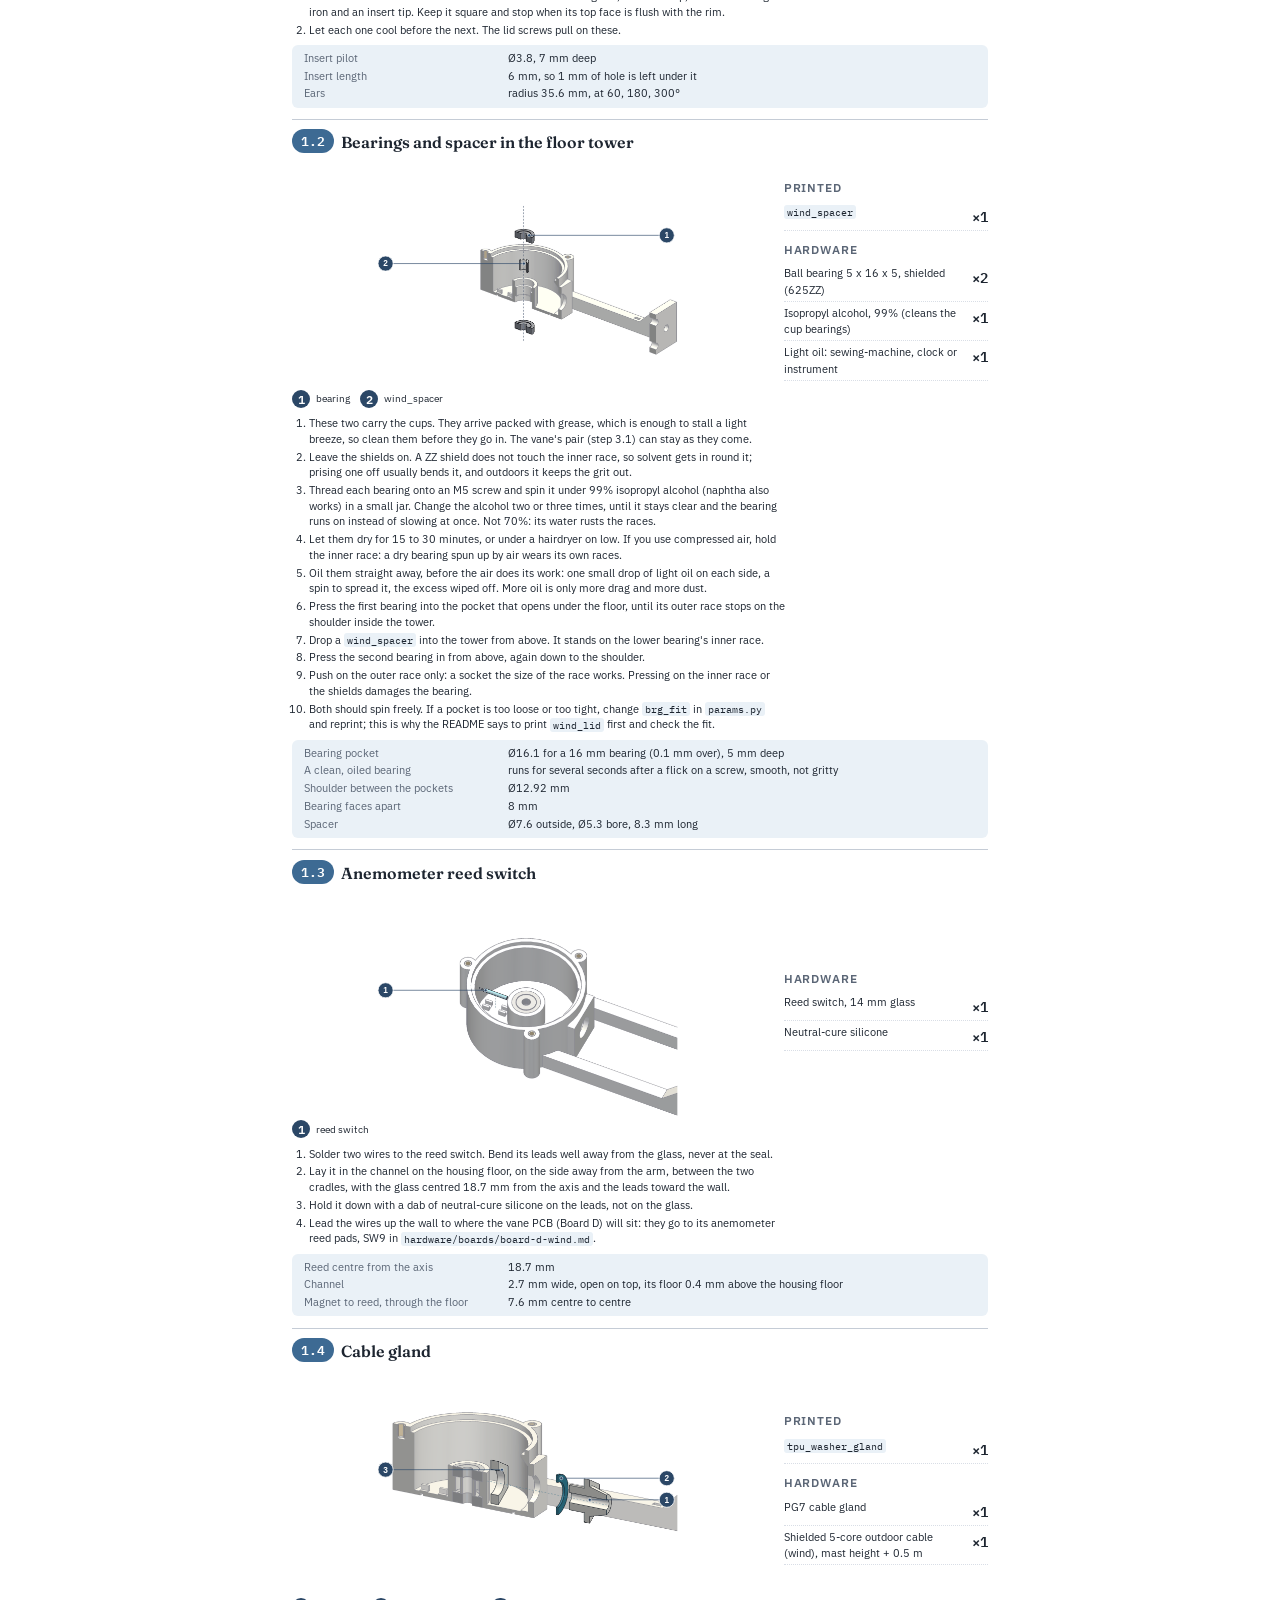
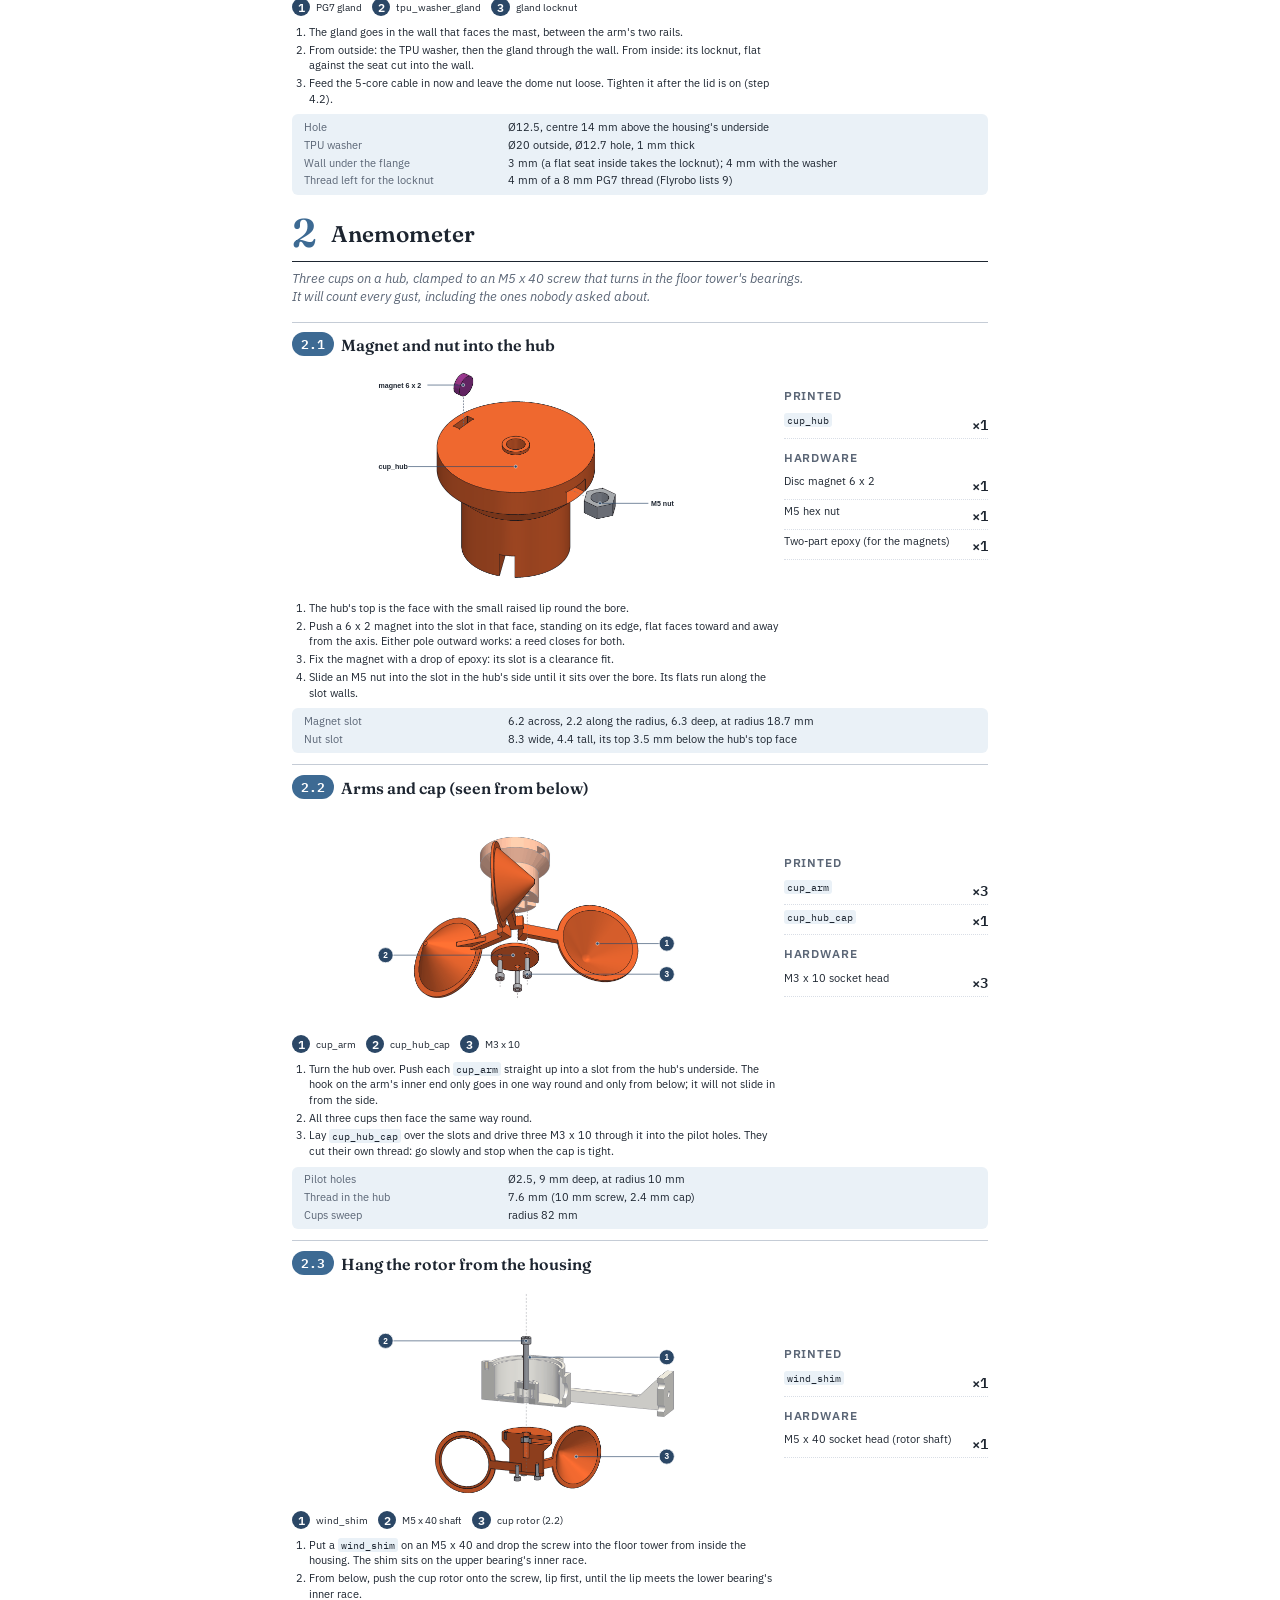
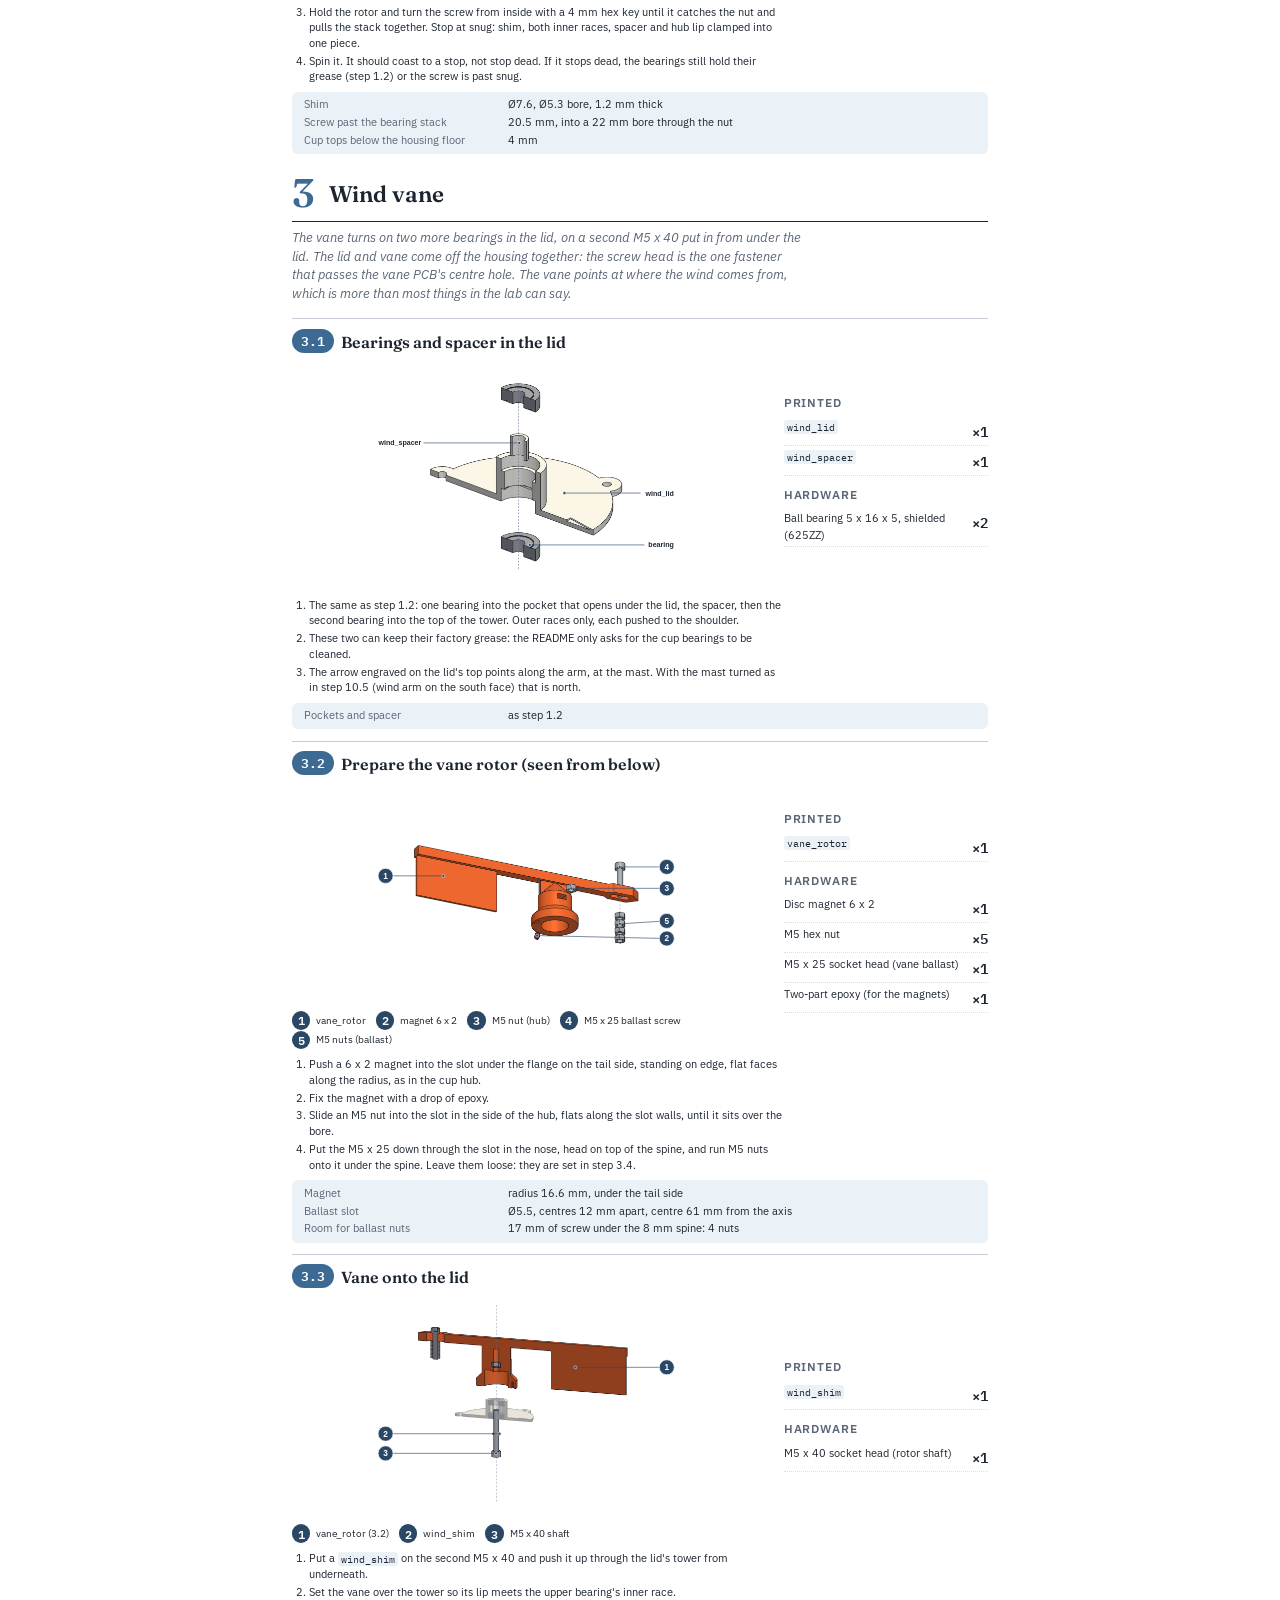
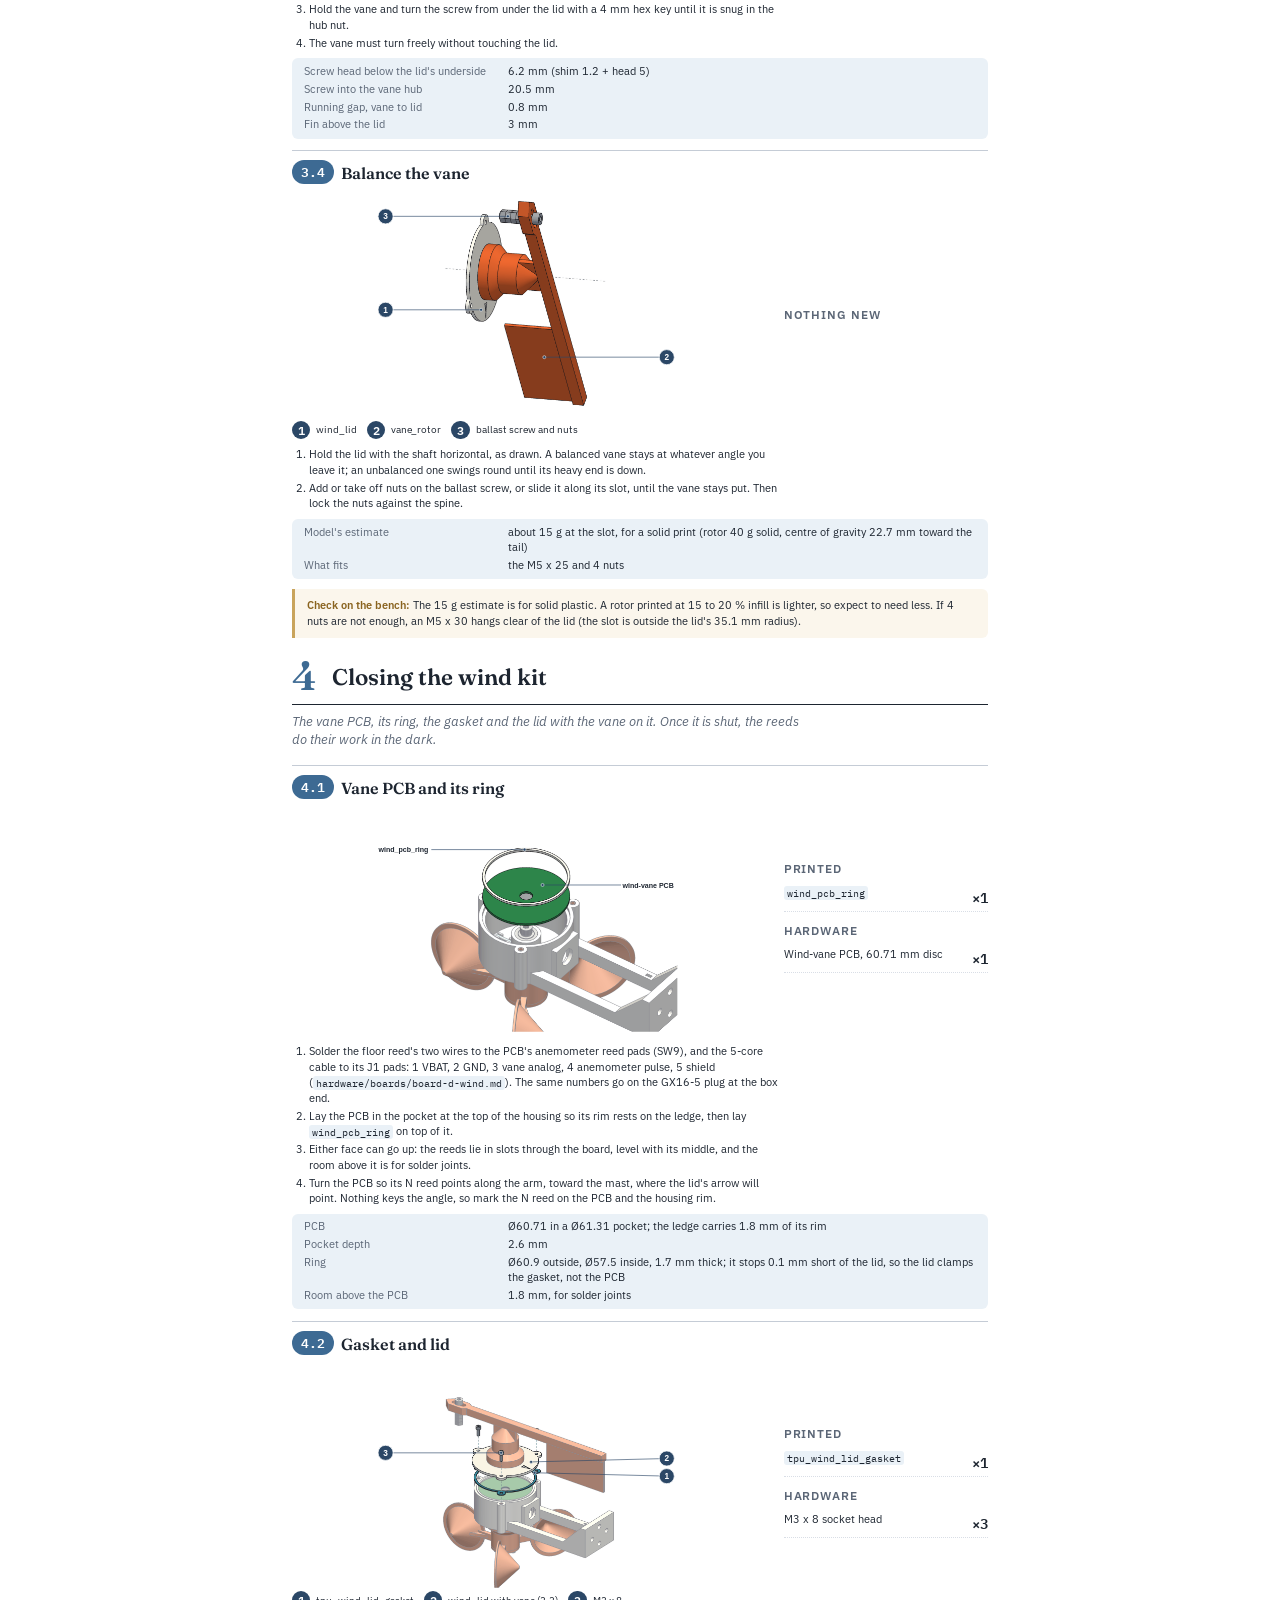
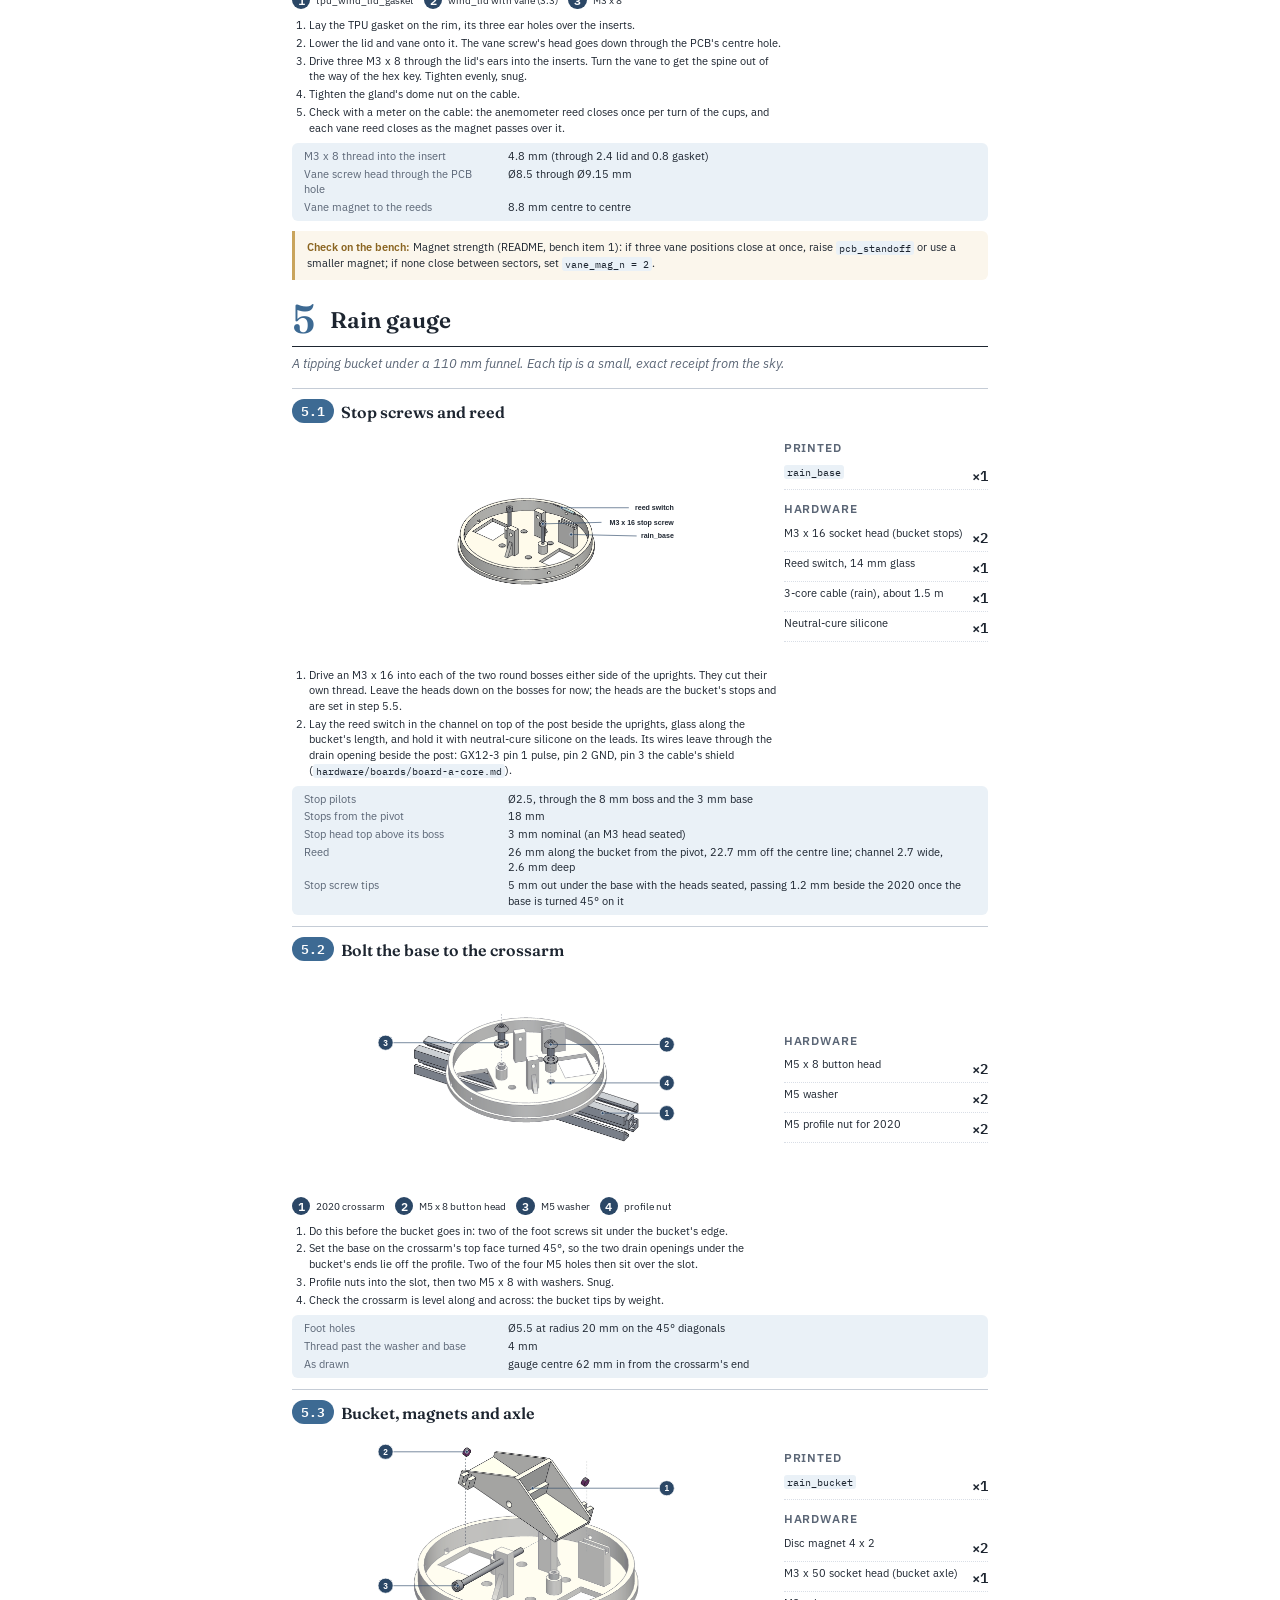
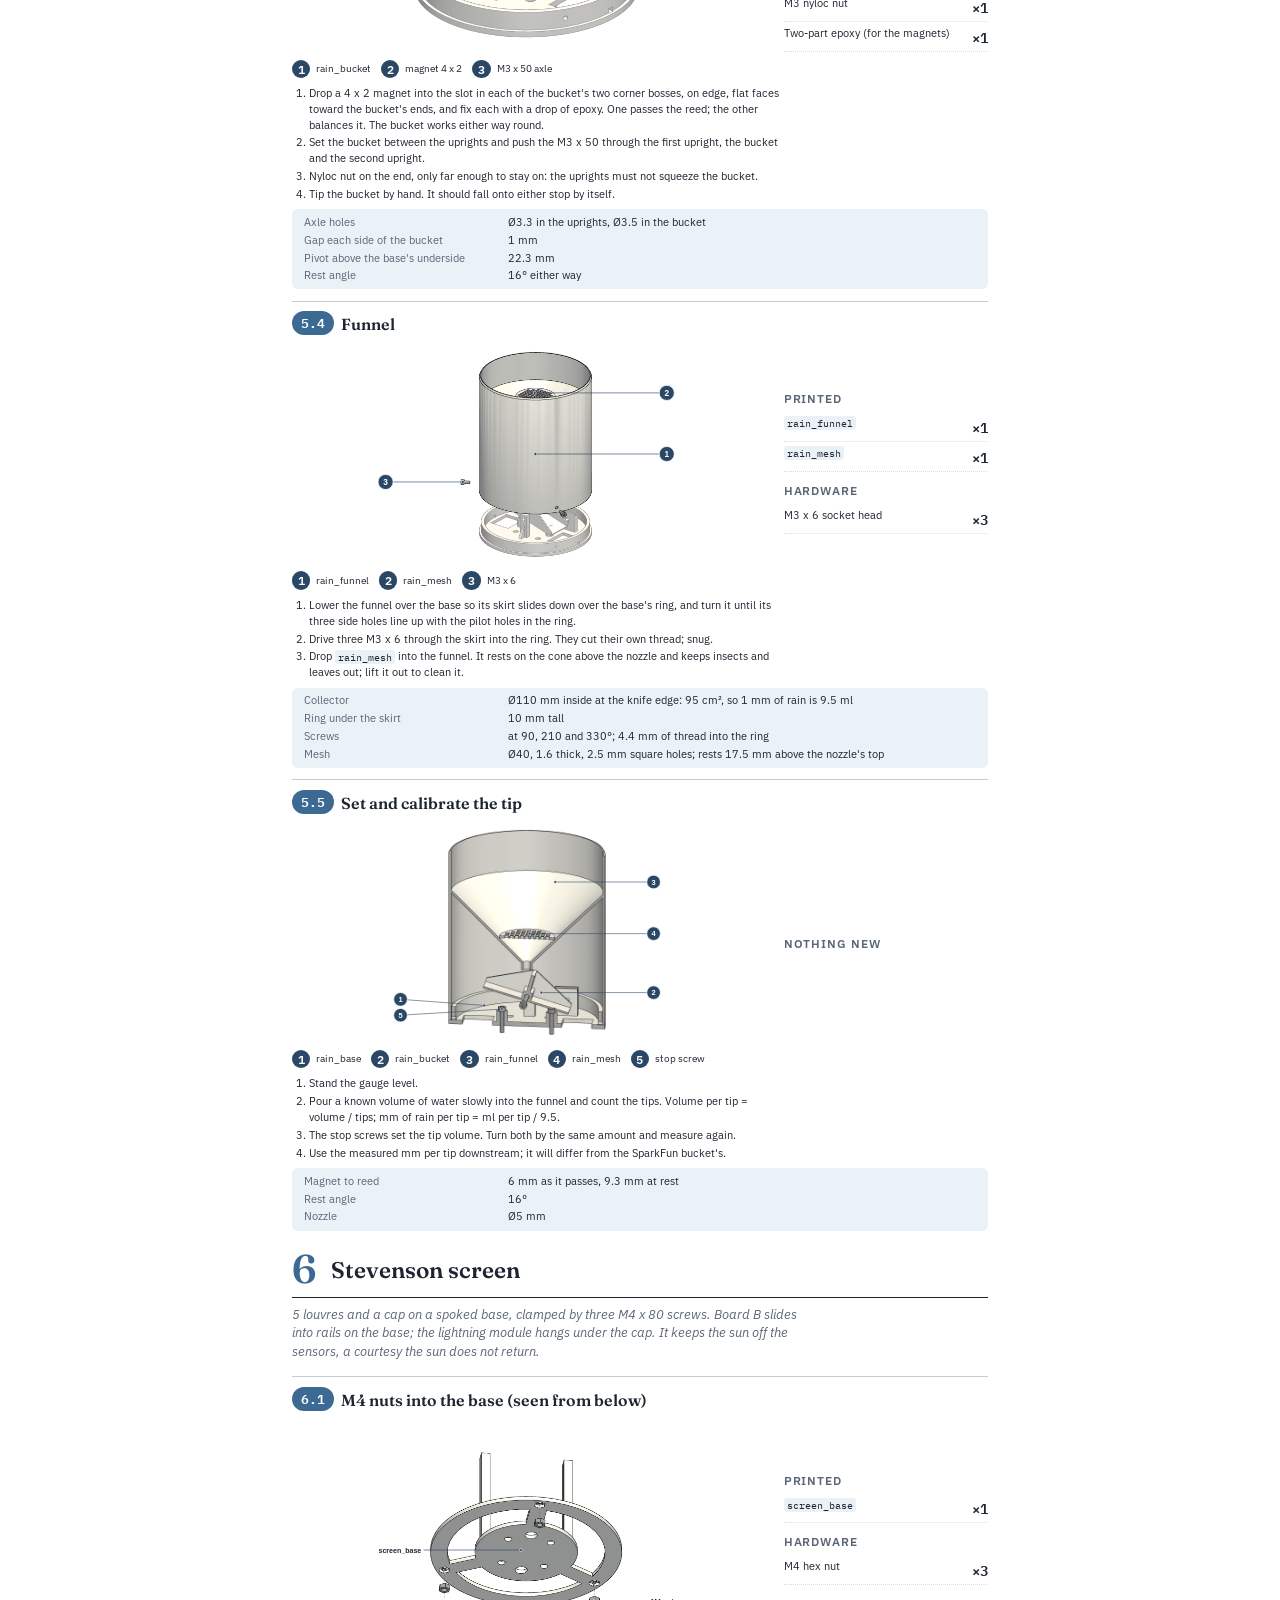
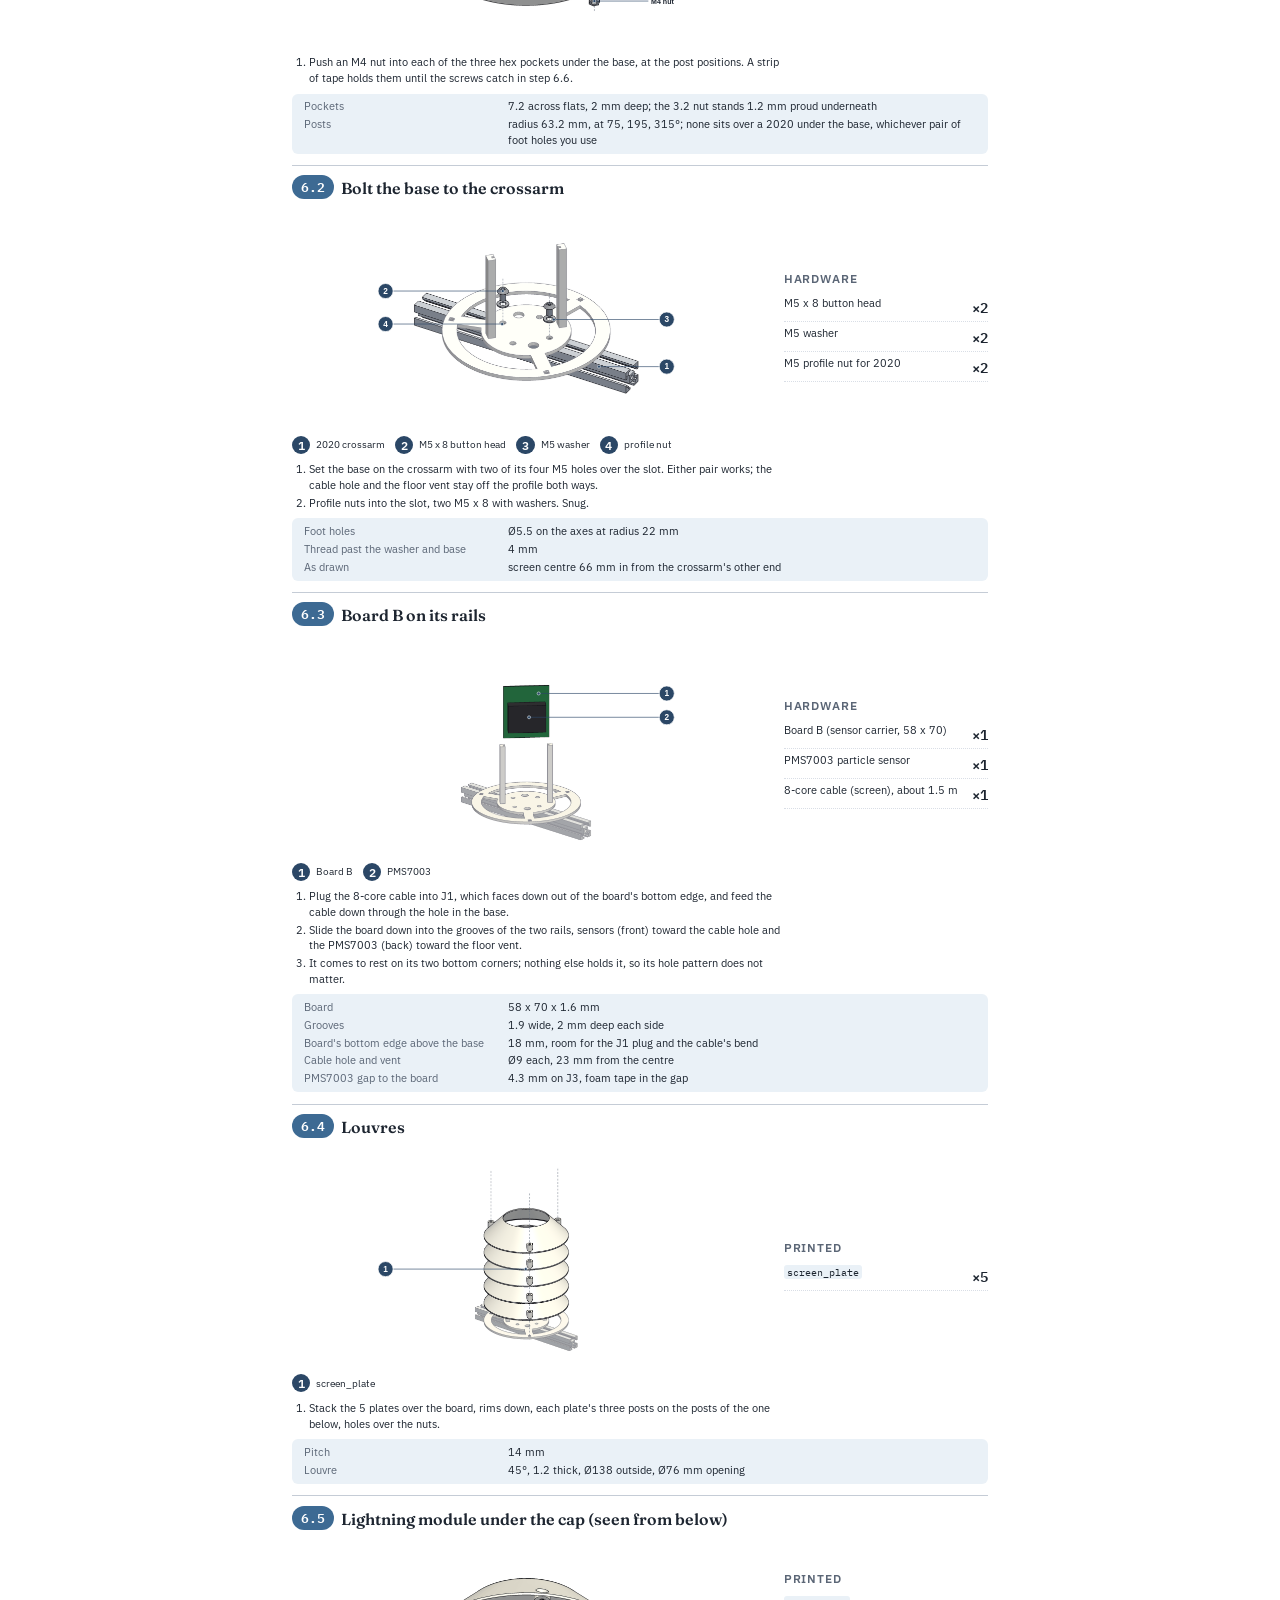
<file: hardware/enclosures/station/docs/assembly-print.html>
<!doctype html>
<html lang="en"><head><meta charset="utf-8">
<meta name="viewport" content="width=device-width, initial-scale=1, viewport-fit=cover">
<title>Forsyth Station Assembly Guide</title>
<meta name="author" content="Starstuck Lab">
<meta name="description" content="Assembly guide for the Forsyth weather station's 3D-printed outdoor kit.">
<meta name="claude:viewport-fit-sides" content="cover">
<link rel="preconnect" href="https://fonts.googleapis.com"><link rel="preconnect" href="https://fonts.gstatic.com" crossorigin><link rel="stylesheet" href="https://fonts.googleapis.com/css2?family=Fraunces:opsz,wght@9..144,600&family=IBM+Plex+Mono:wght@400;600&family=IBM+Plex+Sans:wght@400;600&display=swap"><style>
/* Layout: one reading column; each step is figure, then what you need, then what to do. */
:root {
  --bg: #f6f7f9; --paper: #ffffff; --fg: #1d2530; --muted: #5b6676; --rule: #d9dee6;
  --accent: #3d6a93; --accent-soft: #e4edf5; --warn: #8a4b08; --warn-bg: #fdf3e4; --warn-rule: #e9c48f;
  --bad: #9b1c1c; --bad-bg: #fdecec; --ok: #2f6b3a;
  --display: "Fraunces", Georgia, "Times New Roman", serif;
  --body: "IBM Plex Sans", -apple-system, "Segoe UI", Roboto, Helvetica, Arial, sans-serif;
  --mono: "IBM Plex Mono", ui-monospace, Menlo, Consolas, monospace;
}


* { box-sizing: border-box; }
body { background: var(--bg); color: var(--fg); font: 16px/1.55 var(--body); margin: 0; }
.wrap { max-width: 920px; margin: 0 auto; padding-block: 32px 64px;
  padding-left: max(16px, env(safe-area-inset-left, 0px)); padding-right: max(16px, env(safe-area-inset-right, 0px)); }
h1, h2, h3 { font-family: var(--display); font-weight: 600; text-wrap: balance; line-height: 1.2; }
h1 { font-size: 2.3rem; margin: 0.2em 0 0.3em; }
h2 { font-size: 1.6rem; margin: 2.4em 0 0.4em; padding-top: 0.6em; border-top: 2px solid var(--fg); }
h3 { font-size: 1.2rem; margin: 0; }
h4 { font: 600 0.72rem/1.3 var(--body); letter-spacing: 0.08em; text-transform: uppercase;
  color: var(--muted); margin: 0 0 0.4em; }
p { max-width: 68ch; }
a { color: var(--accent); }
code { font: 0.88em var(--mono); background: var(--accent-soft); padding: 0.05em 0.3em; border-radius: 3px; }
.eyebrow { font: 600 0.78rem var(--body); letter-spacing: 0.1em; text-transform: uppercase; color: var(--accent); }
.lead { font-size: 1.08rem; color: var(--muted); }
nav.toc ol { columns: 2 220px; padding-left: 1.2em; margin: 0.5em 0; }
nav.toc li { break-inside: avoid; }
.step { background: var(--paper); border: 1px solid var(--rule); border-radius: 8px; margin: 22px 0;
  padding: 18px; break-inside: avoid; }
.step header { display: flex; gap: 12px; align-items: baseline; margin-bottom: 12px; }
.step .no { font: 600 0.9rem var(--mono); color: var(--accent); min-width: 2.6em; }
figure { margin: 0 0 14px; }
figure .pic { background: #fff; border: 1px solid var(--rule); border-radius: 6px; overflow: hidden; }
figure svg { display: block; width: 100%; height: auto; }
figcaption { display: flex; flex-wrap: wrap; gap: 4px 14px; margin-top: 8px; font-size: 0.9rem; }
figcaption span { display: inline-flex; gap: 6px; align-items: center; }
.ball { display: inline-grid; place-items: center; width: 1.45em; height: 1.45em; border-radius: 50%;
  background: #2b4766; color: #fff; font: 600 0.78rem var(--body); flex: none; }
.cols { display: grid; grid-template-columns: minmax(0, 15rem) minmax(0, 1fr); gap: 18px; }
@media (max-width: 640px) { .cols { grid-template-columns: minmax(0, 1fr); } }
.need ul { list-style: none; padding: 0; margin: 0 0 12px; font-size: 0.92rem; }
.need li { padding: 3px 0; border-bottom: 1px dotted var(--rule); display: flex; justify-content: space-between; gap: 8px; }
.need li b { font: 600 0.85rem var(--mono); white-space: nowrap; }
.do ol { margin: 0; padding-left: 1.3em; }
.do li { margin-bottom: 0.45em; max-width: 68ch; }
dl.nums { display: grid; grid-template-columns: minmax(0, 14rem) minmax(0, 1fr); gap: 4px 14px;
  margin: 14px 0 0; padding: 10px 12px; background: var(--accent-soft); border-radius: 6px; font-size: 0.92rem;
  font-variant-numeric: tabular-nums; }
dl.nums dt { color: var(--muted); }
dl.nums dd { margin: 0; }
@media (max-width: 640px) { dl.nums { grid-template-columns: minmax(0, 1fr); } dl.nums dd { margin-bottom: 6px; } }
.flag { margin: 10px 0 0; padding: 8px 12px; border-left: 3px solid var(--warn-rule); background: var(--warn-bg);
  color: var(--fg); font-size: 0.92rem; border-radius: 0 6px 6px 0; max-width: none; }
.flag::before { content: "Open in the model: "; font-weight: 600; color: var(--warn); }
.flag.bench { border-left-color: var(--accent); background: var(--accent-soft); }
.flag.bench::before { content: "Check on the bench: "; color: var(--accent); }
.flag.bad { border-left-color: var(--bad); background: var(--bad-bg); }
.flag.bad::before { content: "Problem: "; color: var(--bad); }
.tbl { overflow-x: auto; }
table { border-collapse: collapse; width: 100%; font-size: 0.9rem; font-variant-numeric: tabular-nums; }
th, td { text-align: left; padding: 5px 8px; border-bottom: 1px solid var(--rule); vertical-align: top; }
th { font: 600 0.75rem var(--body); letter-spacing: 0.06em; text-transform: uppercase; color: var(--muted); }
td.num { text-align: right; white-space: nowrap; }
.st-ok { color: var(--ok); } .st-no { color: var(--bad); font-weight: 600; }
.chips { display: flex; flex-wrap: wrap; gap: 6px 14px; font-size: 0.88rem; }
.chips i { display: inline-block; width: 0.9em; height: 0.9em; border-radius: 2px; vertical-align: -0.1em;
  margin-right: 5px; border: 1px solid rgba(0,0,0,0.25); }
.gallery { display: grid; grid-template-columns: repeat(auto-fill, minmax(150px, 1fr)); gap: 10px; margin: 8px 0 18px; }
.gallery .card { background: #fff; color: #1d2530; border: 1px solid var(--rule); border-radius: 6px; padding: 6px 8px 8px;
  font-size: 0.85rem; break-inside: avoid; }
.gallery .card img { display: block; width: 100%; height: auto; }
.gallery .card code { background: transparent; padding: 0; font-weight: 600; }
.gallery .card small { color: #5b6676; }
footer { margin-top: 48px; color: var(--muted); font-size: 0.85rem; }
/* Cover, section openers, labels */
.cover { padding-bottom: 8px; }
.cover .brandrow { flex-wrap: wrap; }
.status-chip { margin-left: auto; font: 600 0.74rem var(--mono); letter-spacing: 0.04em; color: var(--accent);
  border: 1px solid currentColor; border-radius: 999px; padding: 3px 10px; white-space: nowrap; }
.status-chip::before { content: ""; display: inline-block; width: 0.55em; height: 0.55em; border-radius: 50%;
  background: currentColor; margin-right: 0.5em; vertical-align: 0.05em; opacity: 0.8; }
h2 .secno { font: 600 2.6rem/1 var(--display); color: var(--accent); margin-right: 0.25em;
  font-variant-numeric: lining-nums; vertical-align: -0.12em; }
.intro { font-size: 1.05rem; color: var(--muted); font-style: italic; max-width: 64ch; margin-top: 0.2em; }
.lbl { font: 600 0.72rem/1.3 var(--body); letter-spacing: 0.08em; text-transform: uppercase; color: var(--muted);
  margin: 0 0 0.4em; }
.step .no { display: inline-block; background: var(--accent); color: var(--paper); border-radius: 999px;
  padding: 1px 9px; min-width: 0; font: 600 0.8rem var(--mono); vertical-align: 0.15em; margin-right: 0.3em; }
.hwlist h4 { margin-top: 14px; text-transform: none; letter-spacing: 0; font: 600 0.95rem var(--display);
  color: var(--fg); }
.vh { position: absolute; width: 1px; height: 1px; overflow: hidden; clip-path: inset(50%); white-space: nowrap; }
.gallery .card.txt { display: flex; flex-direction: column; justify-content: space-between; min-height: 64px;
  border-style: dashed; }
.gallery.txt { grid-template-columns: repeat(auto-fill, minmax(190px, 1fr)); }
p.small { font-size: 0.9rem; color: var(--muted); }
.coda { font-style: italic; margin: 10px 0 4px; }
@media print {
  body { background: #fff; color: #000; font-size: 11pt; }
  .wrap { max-width: none; padding: 0; }
  .step { border: none; padding: 0; margin: 0 0 18pt; break-inside: avoid; page-break-inside: avoid; }
  h2 { break-before: page; }
  nav.toc { break-after: page; }
}

@page { size: A4; margin: 14mm 13mm 16mm;
  @bottom-left { content: "Forsyth station \00b7  assembly guide"; font: 7.5pt "IBM Plex Sans", Helvetica, sans-serif;
    color: #7a8596; }
  @bottom-right { content: counter(page) " / " counter(pages); font: 600 7.5pt "IBM Plex Mono", Menlo, monospace;
    color: #3d6a93; } }
@page :first { @bottom-left { content: none; } @bottom-right { content: none; } }
:root { --accent: #3d6a93; --accent-soft: #eaf1f7; --lamp: #fbf6ec; }
body { background: #fff; font: 9.4pt/1.42 var(--body); }
.wrap { max-width: 184mm; padding: 0; }
h2, h3, h4, .lbl { break-after: avoid; page-break-after: avoid; }
h2 { break-before: page; margin: 0 0 1mm; padding-top: 2mm; border-top: 0;
  border-bottom: 1.5px solid #1d2530; padding-bottom: 2mm; font-size: 17pt; }
h2 .secno { font-size: 30pt; }
.intro { font-size: 9.8pt; margin: 2mm 0 4mm; }
#parts, #start { break-before: page; }
.cover { min-height: 262mm; display: flex; flex-direction: column; break-after: page; }
.cover h1 { font-size: 34pt; margin: 6mm 0 3mm; letter-spacing: -0.01em; }
.cover .lead { font-size: 11pt; line-height: 1.5; max-width: 150mm; }
.cover figure.over { flex: 1; margin: 2mm 0; }
.cover figure.over svg { max-height: 150mm; }
.cover nav.toc { break-after: auto; background: var(--lamp); border-radius: 3mm; padding: 3mm 5mm; }
.cover nav.toc ol { columns: 3; font-size: 8.6pt; margin: 0; }
.mark-f { width: 11mm; height: 11mm; }
/* A step: picture on the left with its parts beside it, then the instructions and numbers
   full width, so most steps take half a page. */
.step { display: grid; grid-template-columns: minmax(0, 1fr) 54mm; column-gap: 6mm; align-items: start;
  border: 0; border-top: 1px solid #c5ccd6; border-radius: 0; padding: 2.5mm 0 0; margin: 0 0 3mm;
  break-inside: avoid; page-break-inside: avoid; }
.step > header, .step > dl.nums, .step > p.flag { grid-column: 1 / -1; }
.step > header { margin-bottom: 1.5mm; }
.step > figure { grid-column: 1; grid-row: 2; margin: 0 0 2mm; }
.step .cols { display: contents; }
.step .need { grid-column: 2; grid-row: 2; align-self: center; }
.step .do { grid-column: 1 / -1; grid-row: 3; }
.step h3 { font-size: 12pt; }
figure .pic { border: 0; text-align: center; }
figure svg { width: auto; max-width: 100%; max-height: 60mm; margin: 0 auto; }
figcaption { font-size: 7.8pt; margin-top: 1mm; gap: 1px 10px; }
.need ul, .do li { font-size: 8.6pt; }
.do li { margin-bottom: 0.2em; line-height: 1.36; }
dl.nums { grid-template-columns: 50mm minmax(0, 1fr); font-size: 8.2pt; padding: 1.5mm 3mm; margin-top: 1.5mm;
  gap: 0.6mm 4mm; }
.flag { font-size: 8.6pt; }
.flag.bench { background: var(--lamp); border-left-color: #c9a45c; }
.flag.bench::before { color: #8a6420; }
.gallery { grid-template-columns: repeat(5, 1fr); gap: 2.5mm; }
.gallery.hw { grid-template-columns: repeat(6, 1fr); }
.gallery.txt { grid-template-columns: repeat(4, 1fr); }
.gallery .card { font-size: 7.3pt; padding: 1.5mm; }
.gallery .card.txt { min-height: 13mm; }
.hwlist { break-before: page; }
.step.finale { display: block; break-before: page; border-top: 0; }
.step.finale figure svg { max-height: 165mm; }
.step.finale .need { display: none; }
.keep { break-inside: avoid; }
.hwlist h4 { margin-top: 4mm; }
table { font-size: 8.2pt; }
th, td { padding: 0.8mm 2mm; }
thead { display: table-header-group; }
tr { break-inside: avoid; }
footer { break-before: avoid; break-inside: avoid; margin-top: 6mm; border-top: 1px solid #c5ccd6;
  padding-top: 2mm; font-size: 7.8pt; }
footer p { margin: 1mm 0; }
.status-chip { font-size: 7.5pt; }

.brandrow { display: flex; align-items: center; gap: 10px; }
.mark-f { width: 2.4rem; height: 2.4rem; flex: none; }
.mark-sl { width: 1.35rem; height: 1.35rem; flex: none; color: var(--fg); }
.mark-sl .sl-sprout { fill: var(--bg); }
.made { display: flex; align-items: center; gap: 8px; margin-top: 10px; color: var(--muted); }
.made a { color: inherit; }
</style></head><body><div class="wrap">
<header class="cover">
<div class="brandrow"><svg class="mark-f" aria-hidden="true" focusable="false" xmlns="http://www.w3.org/2000/svg" viewBox="0 0 32 32">
  <!-- forsyth mark: a wind-vane needle over a quiet horizon -->
  <circle cx="16" cy="16" r="14" fill="none" stroke="#7fa2c4" stroke-width="1.5" opacity="0.55"/>
  <path d="M16 4 L19.5 16 L16 13.5 L12.5 16 Z" fill="#7fa2c4"/>
  <path d="M16 28 L12.5 16 L16 18.5 L19.5 16 Z" fill="#7fa2c4" opacity="0.35"/>
  <line x1="7" y1="22.5" x2="25" y2="22.5" stroke="#7fa2c4" stroke-width="1.2" opacity="0.5"/>
</svg>
<p class="eyebrow">Forsyth weather station &middot; printed kit</p>
<span class="status-chip">Station 000 &middot; Expecting rain</span></div>
<h1>Assembly guide</h1>
<p class="lead">The printed kit for a Forsyth station, put together in order: wind kit, rain gauge, Stevenson
screen, core box, solar bracket and sky pod, and then all of it onto a 2020 mast. Every picture is drawn from the
parametric model and every number is read from <code>params.py</code>, so the guide is exactly as right as the
model. Lengths are in millimetres. The weather has waited this long; it can wait for the glue to set.</p>
<figure class="over"><div class="pic"><svg viewBox="0 0 1100 1400" role="img" aria-label="overview"><image href="assembly/overview.png" x="0" y="0" width="1100" height="1400"/><g><line x1="146.0" y1="201.7" x2="410.7" y2="224.0" stroke="#2b4766" stroke-width="2.5"/><circle cx="410.7" cy="224.0" r="6" fill="#2b4766" stroke="#fff" stroke-width="2"/><text x="14.0" y="211.7" font-size="28" font-weight="700" fill="#1d2530" text-anchor="start" stroke="#fff" stroke-width="6" paint-order="stroke" font-family="Helvetica, Arial, sans-serif">wind kit</text></g><g><line x1="161.5" y1="255.7" x2="548.3" y2="233.3" stroke="#2b4766" stroke-width="2.5"/><circle cx="548.3" cy="233.3" r="6" fill="#2b4766" stroke="#fff" stroke-width="2"/><text x="14.0" y="265.7" font-size="28" font-weight="700" fill="#1d2530" text-anchor="start" stroke="#fff" stroke-width="6" paint-order="stroke" font-family="Helvetica, Arial, sans-serif">2020 mast</text></g><g><line x1="270.0" y1="468.2" x2="441.0" y2="468.2" stroke="#2b4766" stroke-width="2.5"/><circle cx="441.0" cy="468.2" r="6" fill="#2b4766" stroke="#fff" stroke-width="2"/><text x="14.0" y="478.2" font-size="28" font-weight="700" fill="#1d2530" text-anchor="start" stroke="#fff" stroke-width="6" paint-order="stroke" font-family="Helvetica, Arial, sans-serif">Stevenson screen</text></g><g><line x1="223.5" y1="834.6" x2="518.8" y2="834.6" stroke="#2b4766" stroke-width="2.5"/><circle cx="518.8" cy="834.6" r="6" fill="#2b4766" stroke="#fff" stroke-width="2"/><text x="14.0" y="844.6" font-size="28" font-weight="700" fill="#1d2530" text-anchor="start" stroke="#fff" stroke-width="6" paint-order="stroke" font-family="Helvetica, Arial, sans-serif">solar bracket</text></g><g><line x1="146.0" y1="1002.6" x2="529.7" y2="1002.6" stroke="#2b4766" stroke-width="2.5"/><circle cx="529.7" cy="1002.6" r="6" fill="#2b4766" stroke="#fff" stroke-width="2"/><text x="14.0" y="1012.6" font-size="28" font-weight="700" fill="#1d2530" text-anchor="start" stroke="#fff" stroke-width="6" paint-order="stroke" font-family="Helvetica, Arial, sans-serif">core box</text></g><g><line x1="969.5" y1="95.7" x2="572.4" y2="95.7" stroke="#2b4766" stroke-width="2.5"/><circle cx="572.4" cy="95.7" r="6" fill="#2b4766" stroke="#fff" stroke-width="2"/><text x="1086.0" y="105.7" font-size="28" font-weight="700" fill="#1d2530" text-anchor="end" stroke="#fff" stroke-width="6" paint-order="stroke" font-family="Helvetica, Arial, sans-serif">sky pod</text></g><g><line x1="923.0" y1="504.8" x2="697.7" y2="504.8" stroke="#2b4766" stroke-width="2.5"/><circle cx="697.7" cy="504.8" r="6" fill="#2b4766" stroke="#fff" stroke-width="2"/><text x="1086.0" y="514.8" font-size="28" font-weight="700" fill="#1d2530" text-anchor="end" stroke="#fff" stroke-width="6" paint-order="stroke" font-family="Helvetica, Arial, sans-serif">rain gauge</text></g><g><line x1="876.5" y1="593.4" x2="588.8" y2="593.4" stroke="#2b4766" stroke-width="2.5"/><circle cx="588.8" cy="593.4" r="6" fill="#2b4766" stroke="#fff" stroke-width="2"/><text x="1086.0" y="603.4" font-size="28" font-weight="700" fill="#1d2530" text-anchor="end" stroke="#fff" stroke-width="6" paint-order="stroke" font-family="Helvetica, Arial, sans-serif">2020 crossarm</text></g></svg></div><figcaption></figcaption></figure>
<nav class="toc"><p class="lbl">Contents</p><ol><li><a href="#parts">Parts at a glance</a></li><li><a href="#start">Before you start</a></li><li><a href="#wind-housing">Wind housing</a> <span style="color:var(--muted)">(4)</span></li><li><a href="#anemometer">Anemometer</a> <span style="color:var(--muted)">(3)</span></li><li><a href="#vane">Wind vane</a> <span style="color:var(--muted)">(4)</span></li><li><a href="#wind-close">Closing the wind kit</a> <span style="color:var(--muted)">(2)</span></li><li><a href="#rain">Rain gauge</a> <span style="color:var(--muted)">(5)</span></li><li><a href="#screen">Stevenson screen</a> <span style="color:var(--muted)">(6)</span></li><li><a href="#box">Core box</a> <span style="color:var(--muted)">(5)</span></li><li><a href="#solar">Solar bracket</a> <span style="color:var(--muted)">(1)</span></li><li><a href="#sky">Sky pod</a> <span style="color:var(--muted)">(2)</span></li><li><a href="#mast">Onto the mast</a> <span style="color:var(--muted)">(6)</span></li><li><a href="#open">Left open by the model</a></li>
<li><a href="#hardware">Hardware against BOM.md</a></li><li><a href="#kit">Printed parts</a></li></ol></nav>
</header>
<h2 id="parts"><span class="sect">Parts at a glance</span></h2>
<p class="intro">Every printed part and every piece of hardware the steps use, drawn on its own and named. Lay
the kit out on the bench and tick it off before starting. A missing screw is cheaper to find now than at step 10.</p>
<h3>Printed parts</h3><div class="gallery"><div class="card"><img src="assembly/part-cup_arm.png" alt="cup_arm" loading="lazy"><div><code>cup_arm</code> <b>&times;3</b></div><small>accent ASA &middot; step 2.2</small></div><div class="card"><img src="assembly/part-cup_hub.png" alt="cup_hub" loading="lazy"><div><code>cup_hub</code> <b>&times;1</b></div><small>accent ASA &middot; step 2.1</small></div><div class="card"><img src="assembly/part-cup_hub_cap.png" alt="cup_hub_cap" loading="lazy"><div><code>cup_hub_cap</code> <b>&times;1</b></div><small>accent ASA &middot; step 2.2</small></div><div class="card"><img src="assembly/part-enclosure_body.png" alt="enclosure_body" loading="lazy"><div><code>enclosure_body</code> <b>&times;1</b></div><small>white ASA &middot; step 7.1</small></div><div class="card"><img src="assembly/part-enclosure_lid.png" alt="enclosure_lid" loading="lazy"><div><code>enclosure_lid</code> <b>&times;1</b></div><small>white ASA &middot; step 7.5</small></div><div class="card"><img src="assembly/part-rain_base.png" alt="rain_base" loading="lazy"><div><code>rain_base</code> <b>&times;1</b></div><small>white ASA &middot; step 5.1</small></div><div class="card"><img src="assembly/part-rain_bucket.png" alt="rain_bucket" loading="lazy"><div><code>rain_bucket</code> <b>&times;1</b></div><small>white ASA &middot; step 5.3</small></div><div class="card"><img src="assembly/part-rain_funnel.png" alt="rain_funnel" loading="lazy"><div><code>rain_funnel</code> <b>&times;1</b></div><small>white ASA &middot; step 5.4</small></div><div class="card"><img src="assembly/part-rain_mesh.png" alt="rain_mesh" loading="lazy"><div><code>rain_mesh</code> <b>&times;1</b></div><small>white ASA &middot; step 5.4</small></div><div class="card"><img src="assembly/part-screen_base.png" alt="screen_base" loading="lazy"><div><code>screen_base</code> <b>&times;1</b></div><small>white ASA &middot; step 6.1</small></div><div class="card"><img src="assembly/part-screen_cap.png" alt="screen_cap" loading="lazy"><div><code>screen_cap</code> <b>&times;1</b></div><small>white ASA &middot; step 6.5</small></div><div class="card"><img src="assembly/part-screen_plate.png" alt="screen_plate" loading="lazy"><div><code>screen_plate</code> <b>&times;5</b></div><small>white ASA &middot; step 6.4</small></div><div class="card"><img src="assembly/part-sky_head.png" alt="sky_head" loading="lazy"><div><code>sky_head</code> <b>&times;1</b></div><small>white ASA &middot; step 9.1</small></div><div class="card"><img src="assembly/part-sky_mount.png" alt="sky_mount" loading="lazy"><div><code>sky_mount</code> <b>&times;1</b></div><small>white ASA &middot; step 9.1</small></div><div class="card"><img src="assembly/part-solar_bracket.png" alt="solar_bracket" loading="lazy"><div><code>solar_bracket</code> <b>&times;1</b></div><small>white ASA &middot; step 8.1</small></div><div class="card"><img src="assembly/part-tpu_box_lid_gasket.png" alt="tpu_box_lid_gasket" loading="lazy"><div><code>tpu_box_lid_gasket</code> <b>&times;1</b></div><small>TPU &middot; step 7.5</small></div><div class="card"><img src="assembly/part-tpu_sky_can_seal.png" alt="tpu_sky_can_seal" loading="lazy"><div><code>tpu_sky_can_seal</code> <b>&times;1</b></div><small>TPU &middot; step 9.1</small></div><div class="card"><img src="assembly/part-tpu_washer_gland.png" alt="tpu_washer_gland" loading="lazy"><div><code>tpu_washer_gland</code> <b>&times;1</b></div><small>TPU &middot; step 1.4</small></div><div class="card"><img src="assembly/part-tpu_washer_gx12.png" alt="tpu_washer_gx12" loading="lazy"><div><code>tpu_washer_gx12</code> <b>&times;3</b></div><small>TPU &middot; step 7.2</small></div><div class="card"><img src="assembly/part-tpu_washer_gx16.png" alt="tpu_washer_gx16" loading="lazy"><div><code>tpu_washer_gx16</code> <b>&times;2</b></div><small>TPU &middot; step 7.2</small></div><div class="card"><img src="assembly/part-tpu_wind_lid_gasket.png" alt="tpu_wind_lid_gasket" loading="lazy"><div><code>tpu_wind_lid_gasket</code> <b>&times;1</b></div><small>TPU &middot; step 4.2</small></div><div class="card"><img src="assembly/part-vane_rotor.png" alt="vane_rotor" loading="lazy"><div><code>vane_rotor</code> <b>&times;1</b></div><small>accent ASA &middot; step 3.2</small></div><div class="card"><img src="assembly/part-wind_body.png" alt="wind_body" loading="lazy"><div><code>wind_body</code> <b>&times;1</b></div><small>white ASA &middot; step 1.1</small></div><div class="card"><img src="assembly/part-wind_lid.png" alt="wind_lid" loading="lazy"><div><code>wind_lid</code> <b>&times;1</b></div><small>white ASA &middot; step 3.1</small></div><div class="card"><img src="assembly/part-wind_pcb_ring.png" alt="wind_pcb_ring" loading="lazy"><div><code>wind_pcb_ring</code> <b>&times;1</b></div><small>white ASA &middot; step 4.1</small></div><div class="card"><img src="assembly/part-wind_shim.png" alt="wind_shim" loading="lazy"><div><code>wind_shim</code> <b>&times;2</b></div><small>white ASA &middot; steps 2.3, 3.3</small></div><div class="card"><img src="assembly/part-wind_spacer.png" alt="wind_spacer" loading="lazy"><div><code>wind_spacer</code> <b>&times;2</b></div><small>white ASA &middot; steps 1.2, 3.1</small></div></div><section class="hwlist"><h3>Bought-in hardware</h3><p class="small">Every item the steps use, added up. The same totals sit against <code>BOM.md</code> at the back.</p><div class="keep"><h4>Screws, nuts and washers</h4><div class="gallery hw"><div class="card"><img src="assembly/hw-shaft.png" alt="" loading="lazy"><div>M5 x 40 socket head (rotor shaft) <b>&times;2</b></div><small>steps 2.3, 3.3</small></div><div class="card"><img src="assembly/hw-m5x25.png" alt="" loading="lazy"><div>M5 x 25 socket head (vane ballast) <b>&times;1</b></div><small>step 3.2</small></div><div class="card"><img src="assembly/hw-m5x12.png" alt="" loading="lazy"><div>M5 x 12 button head <b>&times;6</b></div><small>steps 10.2, 10.3, 10.4</small></div><div class="card"><img src="assembly/hw-m5x10.png" alt="" loading="lazy"><div>M5 x 10 button head <b>&times;6</b></div><small>steps 10.1, 10.2</small></div><div class="card"><img src="assembly/hw-m5x8.png" alt="" loading="lazy"><div>M5 x 8 button head <b>&times;4</b></div><small>steps 5.2, 6.2</small></div><div class="card"><img src="assembly/hw-m4.png" alt="" loading="lazy"><div>M4 x 80 socket head (screen clamp) <b>&times;3</b></div><small>step 6.6</small></div><div class="card"><img src="assembly/hw-axle.png" alt="" loading="lazy"><div>M3 x 50 socket head (bucket axle) <b>&times;1</b></div><small>step 5.3</small></div><div class="card"><img src="assembly/hw-m3x16.png" alt="" loading="lazy"><div>M3 x 16 socket head (bucket stops) <b>&times;2</b></div><small>step 5.1</small></div><div class="card"><img src="assembly/hw-m3x10.png" alt="" loading="lazy"><div>M3 x 10 socket head <b>&times;3</b></div><small>step 2.2</small></div><div class="card"><img src="assembly/hw-m3x8.png" alt="" loading="lazy"><div>M3 x 8 socket head <b>&times;14</b></div><small>steps 4.2, 7.3, 7.5, 9.1</small></div><div class="card"><img src="assembly/hw-m3x6.png" alt="" loading="lazy"><div>M3 x 6 socket head <b>&times;5</b></div><small>steps 5.4, 6.5</small></div><div class="card"><img src="assembly/hw-m5nut.png" alt="" loading="lazy"><div>M5 hex nut <b>&times;6</b></div><small>steps 2.1, 3.2</small></div><div class="card"><img src="assembly/hw-m4nut.png" alt="" loading="lazy"><div>M4 hex nut <b>&times;3</b></div><small>step 6.1</small></div><div class="card"><img src="assembly/hw-nyloc.png" alt="" loading="lazy"><div>M3 nyloc nut <b>&times;1</b></div><small>step 5.3</small></div><div class="card"><img src="assembly/hw-washer.png" alt="" loading="lazy"><div>M5 washer <b>&times;12</b></div><small>steps 5.2, 6.2, 10.2, 10.3, 10.4</small></div><div class="card"><img src="assembly/hw-tnut.png" alt="" loading="lazy"><div>M5 profile nut for 2020 <b>&times;16</b></div><small>steps 5.2, 6.2, 10.1, 10.2, 10.3, 10.4</small></div><div class="card"><img src="assembly/hw-insert.png" alt="" loading="lazy"><div>M3 x 6 brass heat-set insert, OD 4.2 <b>&times;14</b></div><small>steps 1.1, 6.5, 7.1</small></div></div></div><div class="keep"><h4>Bearings, magnets and switches</h4><div class="gallery hw"><div class="card"><img src="assembly/hw-brg.png" alt="" loading="lazy"><div>Ball bearing 5 x 16 x 5, shielded (625ZZ) <b>&times;4</b></div><small>steps 1.2, 3.1</small></div><div class="card"><img src="assembly/hw-mag6.png" alt="" loading="lazy"><div>Disc magnet 6 x 2 <b>&times;2</b></div><small>steps 2.1, 3.2</small></div><div class="card"><img src="assembly/hw-mag4.png" alt="" loading="lazy"><div>Disc magnet 4 x 2 <b>&times;2</b></div><small>step 5.3</small></div><div class="card"><img src="assembly/hw-reed.png" alt="" loading="lazy"><div>Reed switch, 14 mm glass <b>&times;2</b></div><small>steps 1.3, 5.1</small></div></div></div><div class="keep"><h4>Connectors and frame</h4><div class="gallery hw"><div class="card"><img src="assembly/hw-gland.png" alt="" loading="lazy"><div>PG7 cable gland <b>&times;1</b></div><small>step 1.4</small></div><div class="card"><img src="assembly/hw-gx16.png" alt="" loading="lazy"><div>GX16 8-pin socket + plug (ENV) <b>&times;1</b></div><small>step 7.2</small></div><div class="card"><img src="assembly/hw-gx16.png" alt="" loading="lazy"><div>GX16 5-pin socket + plug (WIND) <b>&times;1</b></div><small>step 7.2</small></div><div class="card"><img src="assembly/hw-gx12.png" alt="" loading="lazy"><div>GX12 2-pin socket + plug (SOLAR) <b>&times;1</b></div><small>step 7.2</small></div><div class="card"><img src="assembly/hw-gx12.png" alt="" loading="lazy"><div>GX12 3-pin socket + plug (RAIN) <b>&times;1</b></div><small>step 7.2</small></div><div class="card"><img src="assembly/hw-gx12.png" alt="" loading="lazy"><div>GX12 4-pin socket + plug (SKY) <b>&times;1</b></div><small>step 7.2</small></div><div class="card"><img src="assembly/hw-bracket.png" alt="" loading="lazy"><div>2020 right-angle connector <b>&times;2</b></div><small>step 10.1</small></div></div></div><div class="keep"><h4>Cables</h4><div class="gallery hw"><div class="card txt"><div>Shielded 5-core outdoor cable (wind), mast height + 0.5 m <b>&times;1</b></div><small>step 1.4</small></div><div class="card txt"><div>8-core cable (screen), about 1.5 m <b>&times;1</b></div><small>step 6.3</small></div><div class="card txt"><div>4-core cable (sky pod), about 1.5 m <b>&times;1</b></div><small>step 9.1</small></div><div class="card txt"><div>3-core cable (rain), about 1.5 m <b>&times;1</b></div><small>step 5.1</small></div><div class="card txt"><div>2-core cable (solar), about 1.5 m <b>&times;1</b></div><small>step 8.1</small></div></div></div><div class="keep"><h4>Glue, foam and the rest</h4><div class="gallery hw txt"><div class="card txt"><div>Isopropyl alcohol, 99% (cleans the cup bearings) <b>&times;1</b></div><small>step 1.2</small></div><div class="card txt"><div>Light oil: sewing-machine, clock or instrument <b>&times;1</b></div><small>step 1.2</small></div><div class="card txt"><div>Neutral-cure silicone <b>&times;1</b></div><small>steps 1.3, 5.1, 8.1, 9.1</small></div><div class="card txt"><div>Two-part epoxy (for the magnets) <b>&times;1</b></div><small>steps 2.1, 3.2, 5.3</small></div><div class="card txt"><div>3 mm closed-cell foam, 40 x 12 mm <b>&times;1</b></div><small>step 7.4</small></div><div class="card txt"><div>Silica gel sachet <b>&times;1</b></div><small>step 7.4</small></div><div class="card txt"><div>UV-stable black cable ties <b>&times;20</b></div><small>step 10.5</small></div></div></div><div class="keep"><h4>Electronics and parts already on the bench</h4><div class="gallery hw txt"><div class="card txt"><div>Reed switch, 14 mm glass <b>&times;2</b></div><small>steps 1.3, 5.1</small></div><div class="card txt"><div>Wind-vane PCB, 60.71 mm disc <b>&times;1</b></div><small>step 4.1</small></div><div class="card txt"><div>Board B (sensor carrier, 58 x 70) <b>&times;1</b></div><small>step 6.3</small></div><div class="card txt"><div>PMS7003 particle sensor <b>&times;1</b></div><small>step 6.3</small></div><div class="card txt"><div>DFRobot SEN0290 lightning module <b>&times;1</b></div><small>step 6.5</small></div><div class="card txt"><div>Board A <b>&times;1</b></div><small>step 7.3</small></div><div class="card txt"><div>868 MHz right-angle stubby antenna, SMA <b>&times;1</b></div><small>step 7.3</small></div><div class="card txt"><div>32700 cell <b>&times;1</b></div><small>step 7.4</small></div><div class="card txt"><div>Solar panel, up to 100 x 70 mm <b>&times;1</b></div><small>step 8.1</small></div><div class="card txt"><div>MLX90614 breakout (GY-906) <b>&times;1</b></div><small>step 9.1</small></div></div></div></section>
<h2 id="start"><span class="sect">Before you start</span></h2>
<p class="intro">Read each step's picture first. Parts added in that step are drawn in full colour with numbered
balloons; parts already fitted are drawn pale. Dashed lines show which way a part goes in.</p>
<div class="chips"><span><i style="background:rgb(237,237,232)"></i>white ASA</span><span><i style="background:rgb(219,96,45)"></i>accent ASA (vane, cups)</span><span><i style="background:rgb(51,132,158)"></i>TPU seals</span><span><i style="background:rgb(153,158,168)"></i>screws, nuts, bearings</span><span><i style="background:rgb(219,168,66)"></i>heat-set inserts</span><span><i style="background:rgb(140,51,140)"></i>magnets</span><span><i style="background:rgb(40,122,71)"></i>circuit boards</span><span><i style="background:rgb(188,196,209)"></i>2020 profile</span></div>
<h3 style="margin-top:1.2em">Tools</h3>
<ul><li>Hex keys: 2.5 mm (M3 socket heads), 3 mm (M4 socket heads and M5 button heads), 4 mm (the M5 rotor shafts).</li>
<li>Spanners: 5.5 mm (M3 nyloc), 7 mm (M4), 8 mm (M5), and whatever fits your gland and GX socket nuts.</li>
<li>A soldering iron with a heat-set insert tip, or a plain tip you do not mind dedicating to it.</li>
<li>Epoxy or CA glue for the magnets, silicone, a spirit level, a multimeter for checking reed switches, and a measuring syringe or jug for the rain calibration.</li>
<li>99% isopropyl alcohol, a small jar and a few drops of light oil, for the cup bearings (step 1.2).</li></ul>
<h3>Heat-set inserts</h3>
<p>There are 14 of them (M3 x 6, 4.2 mm across). Each pilot hole is &Oslash;3.8, at least
6 mm deep. Set the insert on the hole, press it straight down with the hot iron until its top is flush,
lift the iron straight off and hold the part still for a few seconds. Print a test coupon first: a different insert
needs <code>m3_insert_d</code> and <code>m3_insert_l</code> changed.</p>
<h3>Self-tapping screws</h3>
<p>Screws that go into plain &Oslash;2.5 pilot holes (cup hub cap, rain stops and funnel, sky pod head) cut
their own thread. Drive them slowly, stop when the part is tight, and do not take them in and out more than you have to.
Plastic forgives once, sometimes twice.</p>
<h3>Bearings</h3>
<p>Four shielded ball bearings carry the two rotors. The pair under the cups is cleaned of its grease and lightly oiled
before it goes in (step 1.2): grease that suits a skateboard wheel is too much for a light breeze. The pair in the
lid stays as it came. Keep the shields on, and keep the cleaned pair oiled: bare steel outdoors starts to rust
within hours.</p>
<h3>Mounting screws</h3>
<p>Every foot and tab takes M5 button heads with a washer (about 1 mm) into M5 profile nuts in the 2020's slot.
Each foot has four holes in a cross: use the two that land on the slot.</p>
<section id="wind-housing"><h2><span class="secno">1</span><span class="sect"> Wind housing</span></h2><p class="intro">The housing carries both wind sensors: the cups hang from bearings in its floor and the vane turns on its lid. Build the bottom half here. The README says to print <code>wind_lid</code> first and check that a bearing fits its pocket before printing the body. The housing has no opinion about the wind; it only has to stay dry while finding out.</p><article class="step" id="s1-1"><header><h3><span class="no">1.1</span> Heat-set inserts in the housing ears</h3></header><figure><div class="pic"><svg viewBox="0 0 1200 900" role="img" aria-label="wind-01-inserts"><image href="assembly/wind-01-inserts.png" x="0" y="0" width="1200" height="900"/><g><line x1="301.0" y1="307.5" x2="570.0" y2="307.5" stroke="#2b4766" stroke-width="2.5"/><circle cx="570.0" cy="307.5" r="6" fill="#2b4766" stroke="#fff" stroke-width="2"/><text x="14.0" y="317.5" font-size="28" font-weight="700" fill="#1d2530" text-anchor="start" stroke="#fff" stroke-width="6" paint-order="stroke" font-family="Helvetica, Arial, sans-serif">M3 heat-set insert</text></g><g><line x1="161.5" y1="403.5" x2="501.5" y2="403.5" stroke="#2b4766" stroke-width="2.5"/><circle cx="501.5" cy="403.5" r="6" fill="#2b4766" stroke="#fff" stroke-width="2"/><text x="14.0" y="413.5" font-size="28" font-weight="700" fill="#1d2530" text-anchor="start" stroke="#fff" stroke-width="6" paint-order="stroke" font-family="Helvetica, Arial, sans-serif">wind_body</text></g></svg></div><figcaption></figcaption></figure><div class="cols"><div class="need"><p class="lbl">Printed</p><ul><li><span><code>wind_body</code></span><b>&times;1</b></li></ul><p class="lbl">Hardware</p><ul><li><span>M3 x 6 brass heat-set insert, OD 4.2</span><b>&times;3</b></li></ul></div><div class="do"><ol><li>Press one insert into each of the three ears on the housing rim, from the top, with a soldering iron and an insert tip. Keep it square and stop when its top face is flush with the rim.</li><li>Let each one cool before the next. The lid screws pull on these.</li></ol></div></div><dl class="nums"><dt>Insert pilot</dt><dd>&Oslash;3.8, 7&nbsp;mm deep</dd><dt>Insert length</dt><dd>6&nbsp;mm, so 1&nbsp;mm of hole is left under it</dd><dt>Ears</dt><dd>radius 35.6&nbsp;mm, at 60, 180, 300&deg;</dd></dl></article><article class="step" id="s1-2"><header><h3><span class="no">1.2</span> Bearings and spacer in the floor tower</h3></header><figure><div class="pic"><svg viewBox="0 0 1200 900" role="img" aria-label="wind-02-bearings"><image href="assembly/wind-02-bearings.png" x="0" y="0" width="1200" height="900"/><g><line x1="72.0" y1="415.0" x2="591.0" y2="415.0" stroke="#2b4766" stroke-width="2.5"/><circle cx="591.0" cy="415.0" r="6" fill="#2b4766" stroke="#fff" stroke-width="2"/><circle cx="42.0" cy="415.0" r="30" fill="#2b4766" stroke="#fff" stroke-width="3"/><text x="42.0" y="426.4" font-size="33" font-weight="700" fill="#fff" text-anchor="middle" font-family="Helvetica, Arial, sans-serif">2</text></g><g><line x1="1128.0" y1="303.0" x2="612.0" y2="303.0" stroke="#2b4766" stroke-width="2.5"/><circle cx="612.0" cy="303.0" r="6" fill="#2b4766" stroke="#fff" stroke-width="2"/><circle cx="1158.0" cy="303.0" r="30" fill="#2b4766" stroke="#fff" stroke-width="3"/><text x="1158.0" y="314.4" font-size="33" font-weight="700" fill="#fff" text-anchor="middle" font-family="Helvetica, Arial, sans-serif">1</text></g></svg></div><figcaption><span><span class="ball">1</span>bearing</span><span><span class="ball">2</span>wind_spacer</span></figcaption></figure><div class="cols"><div class="need"><p class="lbl">Printed</p><ul><li><span><code>wind_spacer</code></span><b>&times;1</b></li></ul><p class="lbl">Hardware</p><ul><li><span>Ball bearing 5 x 16 x 5, shielded (625ZZ)</span><b>&times;2</b></li><li><span>Isopropyl alcohol, 99% (cleans the cup bearings)</span><b>&times;1</b></li><li><span>Light oil: sewing-machine, clock or instrument</span><b>&times;1</b></li></ul></div><div class="do"><ol><li>These two carry the cups. They arrive packed with grease, which is enough to stall a light breeze, so clean them before they go in. The vane's pair (step 3.1) can stay as they come.</li><li>Leave the shields on. A ZZ shield does not touch the inner race, so solvent gets in round it; prising one off usually bends it, and outdoors it keeps the grit out.</li><li>Thread each bearing onto an M5 screw and spin it under 99% isopropyl alcohol (naphtha also works) in a small jar. Change the alcohol two or three times, until it stays clear and the bearing runs on instead of slowing at once. Not 70%: its water rusts the races.</li><li>Let them dry for 15 to 30 minutes, or under a hairdryer on low. If you use compressed air, hold the inner race: a dry bearing spun up by air wears its own races.</li><li>Oil them straight away, before the air does its work: one small drop of light oil on each side, a spin to spread it, the excess wiped off. More oil is only more drag and more dust.</li><li>Press the first bearing into the pocket that opens under the floor, until its outer race stops on the shoulder inside the tower.</li><li>Drop a <code>wind_spacer</code> into the tower from above. It stands on the lower bearing's inner race.</li><li>Press the second bearing in from above, again down to the shoulder.</li><li>Push on the outer race only: a socket the size of the race works. Pressing on the inner race or the shields damages the bearing.</li><li>Both should spin freely. If a pocket is too loose or too tight, change <code>brg_fit</code> in <code>params.py</code> and reprint; this is why the README says to print <code>wind_lid</code> first and check the fit.</li></ol></div></div><dl class="nums"><dt>Bearing pocket</dt><dd>&Oslash;16.1 for a 16&nbsp;mm bearing (0.1&nbsp;mm over), 5&nbsp;mm deep</dd><dt>A clean, oiled bearing</dt><dd>runs for several seconds after a flick on a screw, smooth, not gritty</dd><dt>Shoulder between the pockets</dt><dd>&Oslash;12.92&nbsp;mm</dd><dt>Bearing faces apart</dt><dd>8&nbsp;mm</dd><dt>Spacer</dt><dd>&Oslash;7.6 outside, &Oslash;5.3 bore, 8.3&nbsp;mm long</dd></dl></article><article class="step" id="s1-3"><header><h3><span class="no">1.3</span> Anemometer reed switch</h3></header><figure><div class="pic"><svg viewBox="0 0 1200 900" role="img" aria-label="wind-03-reed"><image href="assembly/wind-03-reed.png" x="0" y="0" width="1200" height="900"/><g><line x1="72.0" y1="402.0" x2="439.0" y2="402.0" stroke="#2b4766" stroke-width="2.5"/><circle cx="439.0" cy="402.0" r="6" fill="#2b4766" stroke="#fff" stroke-width="2"/><circle cx="42.0" cy="402.0" r="30" fill="#2b4766" stroke="#fff" stroke-width="3"/><text x="42.0" y="413.4" font-size="33" font-weight="700" fill="#fff" text-anchor="middle" font-family="Helvetica, Arial, sans-serif">1</text></g></svg></div><figcaption><span><span class="ball">1</span>reed switch</span></figcaption></figure><div class="cols"><div class="need"><p class="lbl">Hardware</p><ul><li><span>Reed switch, 14 mm glass</span><b>&times;1</b></li><li><span>Neutral-cure silicone</span><b>&times;1</b></li></ul></div><div class="do"><ol><li>Solder two wires to the reed switch. Bend its leads well away from the glass, never at the seal.</li><li>Lay it in the channel on the housing floor, on the side away from the arm, between the two cradles, with the glass centred 18.7&nbsp;mm from the axis and the leads toward the wall.</li><li>Hold it down with a dab of neutral-cure silicone on the leads, not on the glass.</li><li>Lead the wires up the wall to where the vane PCB (Board D) will sit: they go to its anemometer reed pads, SW9 in <code>hardware/boards/board-d-wind.md</code>.</li></ol></div></div><dl class="nums"><dt>Reed centre from the axis</dt><dd>18.7&nbsp;mm</dd><dt>Channel</dt><dd>2.7&nbsp;mm wide, open on top, its floor 0.4&nbsp;mm above the housing floor</dd><dt>Magnet to reed, through the floor</dt><dd>7.6&nbsp;mm centre to centre</dd></dl></article><article class="step" id="s1-4"><header><h3><span class="no">1.4</span> Cable gland</h3></header><figure><div class="pic"><svg viewBox="0 0 1200 900" role="img" aria-label="wind-04-gland"><image href="assembly/wind-04-gland.png" x="0" y="0" width="1200" height="900"/><g><line x1="72.0" y1="403.5" x2="504.0" y2="403.5" stroke="#2b4766" stroke-width="2.5"/><circle cx="504.0" cy="403.5" r="6" fill="#2b4766" stroke="#fff" stroke-width="2"/><circle cx="42.0" cy="403.5" r="30" fill="#2b4766" stroke="#fff" stroke-width="3"/><text x="42.0" y="414.9" font-size="33" font-weight="700" fill="#fff" text-anchor="middle" font-family="Helvetica, Arial, sans-serif">3</text></g><g><line x1="1128.0" y1="437.5" x2="739.5" y2="437.5" stroke="#2b4766" stroke-width="2.5"/><circle cx="739.5" cy="437.5" r="6" fill="#2b4766" stroke="#fff" stroke-width="2"/><circle cx="1158.0" cy="437.5" r="30" fill="#2b4766" stroke="#fff" stroke-width="3"/><text x="1158.0" y="448.9" font-size="33" font-weight="700" fill="#fff" text-anchor="middle" font-family="Helvetica, Arial, sans-serif">2</text></g><g><line x1="1128.0" y1="523.0" x2="852.5" y2="523.0" stroke="#2b4766" stroke-width="2.5"/><circle cx="852.5" cy="523.0" r="6" fill="#2b4766" stroke="#fff" stroke-width="2"/><circle cx="1158.0" cy="523.0" r="30" fill="#2b4766" stroke="#fff" stroke-width="3"/><text x="1158.0" y="534.4" font-size="33" font-weight="700" fill="#fff" text-anchor="middle" font-family="Helvetica, Arial, sans-serif">1</text></g></svg></div><figcaption><span><span class="ball">1</span>PG7 gland</span><span><span class="ball">2</span>tpu_washer_gland</span><span><span class="ball">3</span>gland locknut</span></figcaption></figure><div class="cols"><div class="need"><p class="lbl">Printed</p><ul><li><span><code>tpu_washer_gland</code></span><b>&times;1</b></li></ul><p class="lbl">Hardware</p><ul><li><span>PG7 cable gland</span><b>&times;1</b></li><li><span>Shielded 5-core outdoor cable (wind), mast height + 0.5 m</span><b>&times;1</b></li></ul></div><div class="do"><ol><li>The gland goes in the wall that faces the mast, between the arm's two rails.</li><li>From outside: the TPU washer, then the gland through the wall. From inside: its locknut, flat against the seat cut into the wall.</li><li>Feed the 5-core cable in now and leave the dome nut loose. Tighten it after the lid is on (step 4.2).</li></ol></div></div><dl class="nums"><dt>Hole</dt><dd>&Oslash;12.5, centre 14&nbsp;mm above the housing's underside</dd><dt>TPU washer</dt><dd>&Oslash;20 outside, &Oslash;12.7 hole, 1&nbsp;mm thick</dd><dt>Wall under the flange</dt><dd>3&nbsp;mm (a flat seat inside takes the locknut); 4&nbsp;mm with the washer</dd><dt>Thread left for the locknut</dt><dd>4&nbsp;mm of a 8&nbsp;mm PG7 thread (Flyrobo lists 9)</dd></dl></article></section><section id="anemometer"><h2><span class="secno">2</span><span class="sect"> Anemometer</span></h2><p class="intro">Three cups on a hub, clamped to an M5 x 40 screw that turns in the floor tower's bearings. It will count every gust, including the ones nobody asked about.</p><article class="step" id="s2-1"><header><h3><span class="no">2.1</span> Magnet and nut into the hub</h3></header><figure><div class="pic"><svg viewBox="0 0 1200 900" role="img" aria-label="cups-01-hub"><image href="assembly/cups-01-hub.png" x="0" y="0" width="1200" height="900"/><g><line x1="208.0" y1="91.5" x2="350.0" y2="91.5" stroke="#2b4766" stroke-width="2.5"/><circle cx="350.0" cy="91.5" r="6" fill="#2b4766" stroke="#fff" stroke-width="2"/><text x="14.0" y="101.5" font-size="28" font-weight="700" fill="#1d2530" text-anchor="start" stroke="#fff" stroke-width="6" paint-order="stroke" font-family="Helvetica, Arial, sans-serif">magnet 6 x 2</text></g><g><line x1="130.5" y1="415.0" x2="558.5" y2="415.0" stroke="#2b4766" stroke-width="2.5"/><circle cx="558.5" cy="415.0" r="6" fill="#2b4766" stroke="#fff" stroke-width="2"/><text x="14.0" y="425.0" font-size="28" font-weight="700" fill="#1d2530" text-anchor="start" stroke="#fff" stroke-width="6" paint-order="stroke" font-family="Helvetica, Arial, sans-serif">cup_hub</text></g><g><line x1="1085.0" y1="561.0" x2="893.0" y2="561.0" stroke="#2b4766" stroke-width="2.5"/><circle cx="893.0" cy="561.0" r="6" fill="#2b4766" stroke="#fff" stroke-width="2"/><text x="1186.0" y="571.0" font-size="28" font-weight="700" fill="#1d2530" text-anchor="end" stroke="#fff" stroke-width="6" paint-order="stroke" font-family="Helvetica, Arial, sans-serif">M5 nut</text></g></svg></div><figcaption></figcaption></figure><div class="cols"><div class="need"><p class="lbl">Printed</p><ul><li><span><code>cup_hub</code></span><b>&times;1</b></li></ul><p class="lbl">Hardware</p><ul><li><span>Disc magnet 6 x 2</span><b>&times;1</b></li><li><span>M5 hex nut</span><b>&times;1</b></li><li><span>Two-part epoxy (for the magnets)</span><b>&times;1</b></li></ul></div><div class="do"><ol><li>The hub's top is the face with the small raised lip round the bore.</li><li>Push a 6 x 2 magnet into the slot in that face, standing on its edge, flat faces toward and away from the axis. Either pole outward works: a reed closes for both.</li><li>Fix the magnet with a drop of epoxy: its slot is a clearance fit.</li><li>Slide an M5 nut into the slot in the hub's side until it sits over the bore. Its flats run along the slot walls.</li></ol></div></div><dl class="nums"><dt>Magnet slot</dt><dd>6.2 across, 2.2 along the radius, 6.3 deep, at radius 18.7&nbsp;mm</dd><dt>Nut slot</dt><dd>8.3 wide, 4.4 tall, its top 3.5&nbsp;mm below the hub's top face</dd></dl></article><article class="step" id="s2-2"><header><h3><span class="no">2.2</span> Arms and cap (seen from below)</h3></header><figure><div class="pic"><svg viewBox="0 0 1200 900" role="img" aria-label="cups-02-arms"><image href="assembly/cups-02-arms.png" x="0" y="0" width="1200" height="900"/><g><line x1="72.0" y1="600.0" x2="548.0" y2="600.0" stroke="#2b4766" stroke-width="2.5"/><circle cx="548.0" cy="600.0" r="6" fill="#2b4766" stroke="#fff" stroke-width="2"/><circle cx="42.0" cy="600.0" r="30" fill="#2b4766" stroke="#fff" stroke-width="3"/><text x="42.0" y="611.4" font-size="33" font-weight="700" fill="#fff" text-anchor="middle" font-family="Helvetica, Arial, sans-serif">2</text></g><g><line x1="1128.0" y1="554.0" x2="883.0" y2="554.0" stroke="#2b4766" stroke-width="2.5"/><circle cx="883.0" cy="554.0" r="6" fill="#2b4766" stroke="#fff" stroke-width="2"/><circle cx="1158.0" cy="554.0" r="30" fill="#2b4766" stroke="#fff" stroke-width="3"/><text x="1158.0" y="565.4" font-size="33" font-weight="700" fill="#fff" text-anchor="middle" font-family="Helvetica, Arial, sans-serif">1</text></g><g><line x1="1128.0" y1="675.5" x2="604.0" y2="675.5" stroke="#2b4766" stroke-width="2.5"/><circle cx="604.0" cy="675.5" r="6" fill="#2b4766" stroke="#fff" stroke-width="2"/><circle cx="1158.0" cy="675.5" r="30" fill="#2b4766" stroke="#fff" stroke-width="3"/><text x="1158.0" y="686.9" font-size="33" font-weight="700" fill="#fff" text-anchor="middle" font-family="Helvetica, Arial, sans-serif">3</text></g></svg></div><figcaption><span><span class="ball">1</span>cup_arm</span><span><span class="ball">2</span>cup_hub_cap</span><span><span class="ball">3</span>M3 x 10</span></figcaption></figure><div class="cols"><div class="need"><p class="lbl">Printed</p><ul><li><span><code>cup_arm</code></span><b>&times;3</b></li><li><span><code>cup_hub_cap</code></span><b>&times;1</b></li></ul><p class="lbl">Hardware</p><ul><li><span>M3 x 10 socket head</span><b>&times;3</b></li></ul></div><div class="do"><ol><li>Turn the hub over. Push each <code>cup_arm</code> straight up into a slot from the hub's underside. The hook on the arm's inner end only goes in one way round and only from below; it will not slide in from the side.</li><li>All three cups then face the same way round.</li><li>Lay <code>cup_hub_cap</code> over the slots and drive three M3 x 10 through it into the pilot holes. They cut their own thread: go slowly and stop when the cap is tight.</li></ol></div></div><dl class="nums"><dt>Pilot holes</dt><dd>&Oslash;2.5, 9 mm deep, at radius 10&nbsp;mm</dd><dt>Thread in the hub</dt><dd>7.6&nbsp;mm (10 mm screw, 2.4&nbsp;mm cap)</dd><dt>Cups sweep</dt><dd>radius 82&nbsp;mm</dd></dl></article><article class="step" id="s2-3"><header><h3><span class="no">2.3</span> Hang the rotor from the housing</h3></header><figure><div class="pic"><svg viewBox="0 0 1200 900" role="img" aria-label="cups-03-shaft"><image href="assembly/cups-03-shaft.png" x="0" y="0" width="1200" height="900"/><g><line x1="72.0" y1="241.5" x2="599.5" y2="241.5" stroke="#2b4766" stroke-width="2.5"/><circle cx="599.5" cy="241.5" r="6" fill="#2b4766" stroke="#fff" stroke-width="2"/><circle cx="42.0" cy="241.5" r="30" fill="#2b4766" stroke="#fff" stroke-width="3"/><text x="42.0" y="252.9" font-size="33" font-weight="700" fill="#fff" text-anchor="middle" font-family="Helvetica, Arial, sans-serif">2</text></g><g><line x1="1128.0" y1="306.5" x2="614.5" y2="306.5" stroke="#2b4766" stroke-width="2.5"/><circle cx="614.5" cy="306.5" r="6" fill="#2b4766" stroke="#fff" stroke-width="2"/><circle cx="1158.0" cy="306.5" r="30" fill="#2b4766" stroke="#fff" stroke-width="3"/><text x="1158.0" y="317.9" font-size="33" font-weight="700" fill="#fff" text-anchor="middle" font-family="Helvetica, Arial, sans-serif">1</text></g><g><line x1="1128.0" y1="701.0" x2="798.5" y2="701.0" stroke="#2b4766" stroke-width="2.5"/><circle cx="798.5" cy="701.0" r="6" fill="#2b4766" stroke="#fff" stroke-width="2"/><circle cx="1158.0" cy="701.0" r="30" fill="#2b4766" stroke="#fff" stroke-width="3"/><text x="1158.0" y="712.4" font-size="33" font-weight="700" fill="#fff" text-anchor="middle" font-family="Helvetica, Arial, sans-serif">3</text></g></svg></div><figcaption><span><span class="ball">1</span>wind_shim</span><span><span class="ball">2</span>M5 x 40 shaft</span><span><span class="ball">3</span>cup rotor (2.2)</span></figcaption></figure><div class="cols"><div class="need"><p class="lbl">Printed</p><ul><li><span><code>wind_shim</code></span><b>&times;1</b></li></ul><p class="lbl">Hardware</p><ul><li><span>M5 x 40 socket head (rotor shaft)</span><b>&times;1</b></li></ul></div><div class="do"><ol><li>Put a <code>wind_shim</code> on an M5 x 40 and drop the screw into the floor tower from inside the housing. The shim sits on the upper bearing's inner race.</li><li>From below, push the cup rotor onto the screw, lip first, until the lip meets the lower bearing's inner race.</li><li>Hold the rotor and turn the screw from inside with a 4 mm hex key until it catches the nut and pulls the stack together. Stop at snug: shim, both inner races, spacer and hub lip clamped into one piece.</li><li>Spin it. It should coast to a stop, not stop dead. If it stops dead, the bearings still hold their grease (step 1.2) or the screw is past snug.</li></ol></div></div><dl class="nums"><dt>Shim</dt><dd>&Oslash;7.6, &Oslash;5.3 bore, 1.2&nbsp;mm thick</dd><dt>Screw past the bearing stack</dt><dd>20.5&nbsp;mm, into a 22&nbsp;mm bore through the nut</dd><dt>Cup tops below the housing floor</dt><dd>4&nbsp;mm</dd></dl></article></section><section id="vane"><h2><span class="secno">3</span><span class="sect"> Wind vane</span></h2><p class="intro">The vane turns on two more bearings in the lid, on a second M5 x 40 put in from under the lid. The lid and vane come off the housing together: the screw head is the one fastener that passes the vane PCB's centre hole. The vane points at where the wind comes from, which is more than most things in the lab can say.</p><article class="step" id="s3-1"><header><h3><span class="no">3.1</span> Bearings and spacer in the lid</h3></header><figure><div class="pic"><svg viewBox="0 0 1200 900" role="img" aria-label="vane-01-lid"><image href="assembly/vane-01-lid.png" x="0" y="0" width="1200" height="900"/><g><line x1="192.5" y1="333.0" x2="572.5" y2="333.0" stroke="#2b4766" stroke-width="2.5"/><circle cx="572.5" cy="333.0" r="6" fill="#2b4766" stroke="#fff" stroke-width="2"/><text x="14.0" y="343.0" font-size="28" font-weight="700" fill="#1d2530" text-anchor="start" stroke="#fff" stroke-width="6" paint-order="stroke" font-family="Helvetica, Arial, sans-serif">wind_spacer</text></g><g><line x1="1054.0" y1="532.0" x2="752.0" y2="532.0" stroke="#2b4766" stroke-width="2.5"/><circle cx="752.0" cy="532.0" r="6" fill="#2b4766" stroke="#fff" stroke-width="2"/><text x="1186.0" y="542.0" font-size="28" font-weight="700" fill="#1d2530" text-anchor="end" stroke="#fff" stroke-width="6" paint-order="stroke" font-family="Helvetica, Arial, sans-serif">wind_lid</text></g><g><line x1="1069.5" y1="738.0" x2="614.5" y2="738.0" stroke="#2b4766" stroke-width="2.5"/><circle cx="614.5" cy="738.0" r="6" fill="#2b4766" stroke="#fff" stroke-width="2"/><text x="1186.0" y="748.0" font-size="28" font-weight="700" fill="#1d2530" text-anchor="end" stroke="#fff" stroke-width="6" paint-order="stroke" font-family="Helvetica, Arial, sans-serif">bearing</text></g></svg></div><figcaption></figcaption></figure><div class="cols"><div class="need"><p class="lbl">Printed</p><ul><li><span><code>wind_lid</code></span><b>&times;1</b></li><li><span><code>wind_spacer</code></span><b>&times;1</b></li></ul><p class="lbl">Hardware</p><ul><li><span>Ball bearing 5 x 16 x 5, shielded (625ZZ)</span><b>&times;2</b></li></ul></div><div class="do"><ol><li>The same as step 1.2: one bearing into the pocket that opens under the lid, the spacer, then the second bearing into the top of the tower. Outer races only, each pushed to the shoulder.</li><li>These two can keep their factory grease: the README only asks for the cup bearings to be cleaned.</li><li>The arrow engraved on the lid's top points along the arm, at the mast. With the mast turned as in step 10.5 (wind arm on the south face) that is north.</li></ol></div></div><dl class="nums"><dt>Pockets and spacer</dt><dd>as step 1.2</dd></dl></article><article class="step" id="s3-2"><header><h3><span class="no">3.2</span> Prepare the vane rotor (seen from below)</h3></header><figure><div class="pic"><svg viewBox="0 0 1200 900" role="img" aria-label="vane-02-rotor"><image href="assembly/vane-02-rotor.png" x="0" y="0" width="1200" height="900"/><g><line x1="72.0" y1="376.5" x2="271.0" y2="376.5" stroke="#2b4766" stroke-width="2.5"/><circle cx="271.0" cy="376.5" r="6" fill="#2b4766" stroke="#fff" stroke-width="2"/><circle cx="42.0" cy="376.5" r="30" fill="#2b4766" stroke="#fff" stroke-width="3"/><text x="42.0" y="387.9" font-size="33" font-weight="700" fill="#fff" text-anchor="middle" font-family="Helvetica, Arial, sans-serif">1</text></g><g><line x1="1128.0" y1="341.0" x2="971.5" y2="341.0" stroke="#2b4766" stroke-width="2.5"/><circle cx="971.5" cy="341.0" r="6" fill="#2b4766" stroke="#fff" stroke-width="2"/><circle cx="1158.0" cy="341.0" r="30" fill="#2b4766" stroke="#fff" stroke-width="3"/><text x="1158.0" y="352.4" font-size="33" font-weight="700" fill="#fff" text-anchor="middle" font-family="Helvetica, Arial, sans-serif">4</text></g><g><line x1="1128.0" y1="426.0" x2="779.0" y2="426.0" stroke="#2b4766" stroke-width="2.5"/><circle cx="779.0" cy="426.0" r="6" fill="#2b4766" stroke="#fff" stroke-width="2"/><circle cx="1158.0" cy="426.0" r="30" fill="#2b4766" stroke="#fff" stroke-width="3"/><text x="1158.0" y="437.4" font-size="33" font-weight="700" fill="#fff" text-anchor="middle" font-family="Helvetica, Arial, sans-serif">3</text></g><g><line x1="1128.1" y1="557.1" x2="972.0" y2="567.0" stroke="#2b4766" stroke-width="2.5"/><circle cx="972.0" cy="567.0" r="6" fill="#2b4766" stroke="#fff" stroke-width="2"/><circle cx="1158.0" cy="555.2" r="30" fill="#2b4766" stroke="#fff" stroke-width="3"/><text x="1158.0" y="566.6" font-size="33" font-weight="700" fill="#fff" text-anchor="middle" font-family="Helvetica, Arial, sans-serif">5</text></g><g><line x1="1128.0" y1="624.6" x2="643.5" y2="613.5" stroke="#2b4766" stroke-width="2.5"/><circle cx="643.5" cy="613.5" r="6" fill="#2b4766" stroke="#fff" stroke-width="2"/><circle cx="1158.0" cy="625.2" r="30" fill="#2b4766" stroke="#fff" stroke-width="3"/><text x="1158.0" y="636.6" font-size="33" font-weight="700" fill="#fff" text-anchor="middle" font-family="Helvetica, Arial, sans-serif">2</text></g></svg></div><figcaption><span><span class="ball">1</span>vane_rotor</span><span><span class="ball">2</span>magnet 6 x 2</span><span><span class="ball">3</span>M5 nut (hub)</span><span><span class="ball">4</span>M5 x 25 ballast screw</span><span><span class="ball">5</span>M5 nuts (ballast)</span></figcaption></figure><div class="cols"><div class="need"><p class="lbl">Printed</p><ul><li><span><code>vane_rotor</code></span><b>&times;1</b></li></ul><p class="lbl">Hardware</p><ul><li><span>Disc magnet 6 x 2</span><b>&times;1</b></li><li><span>M5 hex nut</span><b>&times;5</b></li><li><span>M5 x 25 socket head (vane ballast)</span><b>&times;1</b></li><li><span>Two-part epoxy (for the magnets)</span><b>&times;1</b></li></ul></div><div class="do"><ol><li>Push a 6 x 2 magnet into the slot under the flange on the tail side, standing on edge, flat faces along the radius, as in the cup hub.</li><li>Fix the magnet with a drop of epoxy.</li><li>Slide an M5 nut into the slot in the side of the hub, flats along the slot walls, until it sits over the bore.</li><li>Put the M5 x 25 down through the slot in the nose, head on top of the spine, and run M5 nuts onto it under the spine. Leave them loose: they are set in step 3.4.</li></ol></div></div><dl class="nums"><dt>Magnet</dt><dd>radius 16.6&nbsp;mm, under the tail side</dd><dt>Ballast slot</dt><dd>&Oslash;5.5, centres 12 mm apart, centre 61&nbsp;mm from the axis</dd><dt>Room for ballast nuts</dt><dd>17&nbsp;mm of screw under the 8&nbsp;mm spine: 4 nuts</dd></dl></article><article class="step" id="s3-3"><header><h3><span class="no">3.3</span> Vane onto the lid</h3></header><figure><div class="pic"><svg viewBox="0 0 1200 900" role="img" aria-label="vane-03-shaft"><image href="assembly/vane-03-shaft.png" x="0" y="0" width="1200" height="900"/><g><line x1="72.0" y1="554.5" x2="494.0" y2="554.5" stroke="#2b4766" stroke-width="2.5"/><circle cx="494.0" cy="554.5" r="6" fill="#2b4766" stroke="#fff" stroke-width="2"/><circle cx="42.0" cy="554.5" r="30" fill="#2b4766" stroke="#fff" stroke-width="3"/><text x="42.0" y="565.9" font-size="33" font-weight="700" fill="#fff" text-anchor="middle" font-family="Helvetica, Arial, sans-serif">2</text></g><g><line x1="72.0" y1="632.5" x2="480.5" y2="632.5" stroke="#2b4766" stroke-width="2.5"/><circle cx="480.5" cy="632.5" r="6" fill="#2b4766" stroke="#fff" stroke-width="2"/><circle cx="42.0" cy="632.5" r="30" fill="#2b4766" stroke="#fff" stroke-width="3"/><text x="42.0" y="643.9" font-size="33" font-weight="700" fill="#fff" text-anchor="middle" font-family="Helvetica, Arial, sans-serif">3</text></g><g><line x1="1128.0" y1="291.0" x2="795.5" y2="291.0" stroke="#2b4766" stroke-width="2.5"/><circle cx="795.5" cy="291.0" r="6" fill="#2b4766" stroke="#fff" stroke-width="2"/><circle cx="1158.0" cy="291.0" r="30" fill="#2b4766" stroke="#fff" stroke-width="3"/><text x="1158.0" y="302.4" font-size="33" font-weight="700" fill="#fff" text-anchor="middle" font-family="Helvetica, Arial, sans-serif">1</text></g></svg></div><figcaption><span><span class="ball">1</span>vane_rotor (3.2)</span><span><span class="ball">2</span>wind_shim</span><span><span class="ball">3</span>M5 x 40 shaft</span></figcaption></figure><div class="cols"><div class="need"><p class="lbl">Printed</p><ul><li><span><code>wind_shim</code></span><b>&times;1</b></li></ul><p class="lbl">Hardware</p><ul><li><span>M5 x 40 socket head (rotor shaft)</span><b>&times;1</b></li></ul></div><div class="do"><ol><li>Put a <code>wind_shim</code> on the second M5 x 40 and push it up through the lid's tower from underneath.</li><li>Set the vane over the tower so its lip meets the upper bearing's inner race.</li><li>Hold the vane and turn the screw from under the lid with a 4 mm hex key until it is snug in the hub nut.</li><li>The vane must turn freely without touching the lid.</li></ol></div></div><dl class="nums"><dt>Screw head below the lid's underside</dt><dd>6.2&nbsp;mm (shim 1.2 + head 5)</dd><dt>Screw into the vane hub</dt><dd>20.5&nbsp;mm</dd><dt>Running gap, vane to lid</dt><dd>0.8&nbsp;mm</dd><dt>Fin above the lid</dt><dd>3&nbsp;mm</dd></dl></article><article class="step" id="s3-4"><header><h3><span class="no">3.4</span> Balance the vane</h3></header><figure><div class="pic"><svg viewBox="0 0 1200 900" role="img" aria-label="vane-04-balance"><image href="assembly/vane-04-balance.png" x="0" y="0" width="1200" height="900"/><g><line x1="72.0" y1="104.5" x2="527.5" y2="104.5" stroke="#2b4766" stroke-width="2.5"/><circle cx="527.5" cy="104.5" r="6" fill="#2b4766" stroke="#fff" stroke-width="2"/><circle cx="42.0" cy="104.5" r="30" fill="#2b4766" stroke="#fff" stroke-width="3"/><text x="42.0" y="115.9" font-size="33" font-weight="700" fill="#fff" text-anchor="middle" font-family="Helvetica, Arial, sans-serif">3</text></g><g><line x1="72.0" y1="475.5" x2="421.0" y2="475.5" stroke="#2b4766" stroke-width="2.5"/><circle cx="421.0" cy="475.5" r="6" fill="#2b4766" stroke="#fff" stroke-width="2"/><circle cx="42.0" cy="475.5" r="30" fill="#2b4766" stroke="#fff" stroke-width="3"/><text x="42.0" y="486.9" font-size="33" font-weight="700" fill="#fff" text-anchor="middle" font-family="Helvetica, Arial, sans-serif">1</text></g><g><line x1="1128.0" y1="663.5" x2="672.0" y2="663.5" stroke="#2b4766" stroke-width="2.5"/><circle cx="672.0" cy="663.5" r="6" fill="#2b4766" stroke="#fff" stroke-width="2"/><circle cx="1158.0" cy="663.5" r="30" fill="#2b4766" stroke="#fff" stroke-width="3"/><text x="1158.0" y="674.9" font-size="33" font-weight="700" fill="#fff" text-anchor="middle" font-family="Helvetica, Arial, sans-serif">2</text></g></svg></div><figcaption><span><span class="ball">1</span>wind_lid</span><span><span class="ball">2</span>vane_rotor</span><span><span class="ball">3</span>ballast screw and nuts</span></figcaption></figure><div class="cols"><div class="need"><p class="lbl">Nothing new</p></div><div class="do"><ol><li>Hold the lid with the shaft horizontal, as drawn. A balanced vane stays at whatever angle you leave it; an unbalanced one swings round until its heavy end is down.</li><li>Add or take off nuts on the ballast screw, or slide it along its slot, until the vane stays put. Then lock the nuts against the spine.</li></ol></div></div><dl class="nums"><dt>Model's estimate</dt><dd>about 15 g at the slot, for a solid print (rotor 40 g solid, centre of gravity 22.7&nbsp;mm toward the tail)</dd><dt>What fits</dt><dd>the M5 x 25 and 4 nuts</dd></dl><p class="flag bench">The 15 g estimate is for solid plastic. A rotor printed at 15 to 20 % infill is lighter, so expect to need less. If 4 nuts are not enough, an M5 x 30 hangs clear of the lid (the slot is outside the lid's 35.1&nbsp;mm radius).</p></article></section><section id="wind-close"><h2><span class="secno">4</span><span class="sect"> Closing the wind kit</span></h2><p class="intro">The vane PCB, its ring, the gasket and the lid with the vane on it. Once it is shut, the reeds do their work in the dark.</p><article class="step" id="s4-1"><header><h3><span class="no">4.1</span> Vane PCB and its ring</h3></header><figure><div class="pic"><svg viewBox="0 0 1200 900" role="img" aria-label="close-01-pcb"><image href="assembly/close-01-pcb.png" x="0" y="0" width="1200" height="900"/><g><line x1="223.5" y1="177.0" x2="593.5" y2="177.0" stroke="#2b4766" stroke-width="2.5"/><circle cx="593.5" cy="177.0" r="6" fill="#2b4766" stroke="#fff" stroke-width="2"/><text x="14.0" y="187.0" font-size="28" font-weight="700" fill="#1d2530" text-anchor="start" stroke="#fff" stroke-width="6" paint-order="stroke" font-family="Helvetica, Arial, sans-serif">wind_pcb_ring</text></g><g><line x1="976.5" y1="317.5" x2="665.0" y2="317.5" stroke="#2b4766" stroke-width="2.5"/><circle cx="665.0" cy="317.5" r="6" fill="#2b4766" stroke="#fff" stroke-width="2"/><text x="1186.0" y="327.5" font-size="28" font-weight="700" fill="#1d2530" text-anchor="end" stroke="#fff" stroke-width="6" paint-order="stroke" font-family="Helvetica, Arial, sans-serif">wind-vane PCB</text></g></svg></div><figcaption></figcaption></figure><div class="cols"><div class="need"><p class="lbl">Printed</p><ul><li><span><code>wind_pcb_ring</code></span><b>&times;1</b></li></ul><p class="lbl">Hardware</p><ul><li><span>Wind-vane PCB, 60.71 mm disc</span><b>&times;1</b></li></ul></div><div class="do"><ol><li>Solder the floor reed's two wires to the PCB's anemometer reed pads (SW9), and the 5-core cable to its J1 pads: 1 VBAT, 2 GND, 3 vane analog, 4 anemometer pulse, 5 shield (<code>hardware/boards/board-d-wind.md</code>). The same numbers go on the GX16-5 plug at the box end.</li><li>Lay the PCB in the pocket at the top of the housing so its rim rests on the ledge, then lay <code>wind_pcb_ring</code> on top of it.</li><li>Either face can go up: the reeds lie in slots through the board, level with its middle, and the room above it is for solder joints.</li><li>Turn the PCB so its N reed points along the arm, toward the mast, where the lid's arrow will point. Nothing keys the angle, so mark the N reed on the PCB and the housing rim.</li></ol></div></div><dl class="nums"><dt>PCB</dt><dd>&Oslash;60.71 in a &Oslash;61.31 pocket; the ledge carries 1.8&nbsp;mm of its rim</dd><dt>Pocket depth</dt><dd>2.6&nbsp;mm</dd><dt>Ring</dt><dd>&Oslash;60.9 outside, &Oslash;57.5 inside, 1.7&nbsp;mm thick; it stops 0.1&nbsp;mm short of the lid, so the lid clamps the gasket, not the PCB</dd><dt>Room above the PCB</dt><dd>1.8&nbsp;mm, for solder joints</dd></dl></article><article class="step" id="s4-2"><header><h3><span class="no">4.2</span> Gasket and lid</h3></header><figure><div class="pic"><svg viewBox="0 0 1200 900" role="img" aria-label="close-02-lid"><image href="assembly/close-02-lid.png" x="0" y="0" width="1200" height="900"/><g><line x1="72.0" y1="364.5" x2="500.5" y2="364.5" stroke="#2b4766" stroke-width="2.5"/><circle cx="500.5" cy="364.5" r="6" fill="#2b4766" stroke="#fff" stroke-width="2"/><circle cx="42.0" cy="364.5" r="30" fill="#2b4766" stroke="#fff" stroke-width="3"/><text x="42.0" y="375.9" font-size="33" font-weight="700" fill="#fff" text-anchor="middle" font-family="Helvetica, Arial, sans-serif">3</text></g><g><line x1="1128.0" y1="387.8" x2="619.5" y2="400.5" stroke="#2b4766" stroke-width="2.5"/><circle cx="619.5" cy="400.5" r="6" fill="#2b4766" stroke="#fff" stroke-width="2"/><circle cx="1158.0" cy="387.0" r="30" fill="#2b4766" stroke="#fff" stroke-width="3"/><text x="1158.0" y="398.4" font-size="33" font-weight="700" fill="#fff" text-anchor="middle" font-family="Helvetica, Arial, sans-serif">2</text></g><g><line x1="1128.0" y1="456.2" x2="633.0" y2="443.5" stroke="#2b4766" stroke-width="2.5"/><circle cx="633.0" cy="443.5" r="6" fill="#2b4766" stroke="#fff" stroke-width="2"/><circle cx="1158.0" cy="457.0" r="30" fill="#2b4766" stroke="#fff" stroke-width="3"/><text x="1158.0" y="468.4" font-size="33" font-weight="700" fill="#fff" text-anchor="middle" font-family="Helvetica, Arial, sans-serif">1</text></g></svg></div><figcaption><span><span class="ball">1</span>tpu_wind_lid_gasket</span><span><span class="ball">2</span>wind_lid with vane (3.3)</span><span><span class="ball">3</span>M3 x 8</span></figcaption></figure><div class="cols"><div class="need"><p class="lbl">Printed</p><ul><li><span><code>tpu_wind_lid_gasket</code></span><b>&times;1</b></li></ul><p class="lbl">Hardware</p><ul><li><span>M3 x 8 socket head</span><b>&times;3</b></li></ul></div><div class="do"><ol><li>Lay the TPU gasket on the rim, its three ear holes over the inserts.</li><li>Lower the lid and vane onto it. The vane screw's head goes down through the PCB's centre hole.</li><li>Drive three M3 x 8 through the lid's ears into the inserts. Turn the vane to get the spine out of the way of the hex key. Tighten evenly, snug.</li><li>Tighten the gland's dome nut on the cable.</li><li>Check with a meter on the cable: the anemometer reed closes once per turn of the cups, and each vane reed closes as the magnet passes over it.</li></ol></div></div><dl class="nums"><dt>M3 x 8 thread into the insert</dt><dd>4.8&nbsp;mm (through 2.4 lid and 0.8 gasket)</dd><dt>Vane screw head through the PCB hole</dt><dd>&Oslash;8.5 through &Oslash;9.15&nbsp;mm</dd><dt>Vane magnet to the reeds</dt><dd>8.8&nbsp;mm centre to centre</dd></dl><p class="flag bench">Magnet strength (README, bench item 1): if three vane positions close at once, raise <code>pcb_standoff</code> or use a smaller magnet; if none close between sectors, set <code>vane_mag_n = 2</code>.</p></article></section><section id="rain"><h2><span class="secno">5</span><span class="sect"> Rain gauge</span></h2><p class="intro">A tipping bucket under a 110&nbsp;mm funnel. Each tip is a small, exact receipt from the sky.</p><article class="step" id="s5-1"><header><h3><span class="no">5.1</span> Stop screws and reed</h3></header><figure><div class="pic"><svg viewBox="0 0 1200 900" role="img" aria-label="rain-01-base"><image href="assembly/rain-01-base.png" x="0" y="0" width="1200" height="900"/><g><line x1="1007.5" y1="316.5" x2="741.5" y2="316.5" stroke="#2b4766" stroke-width="2.5"/><circle cx="741.5" cy="316.5" r="6" fill="#2b4766" stroke="#fff" stroke-width="2"/><text x="1186.0" y="326.5" font-size="28" font-weight="700" fill="#1d2530" text-anchor="end" stroke="#fff" stroke-width="6" paint-order="stroke" font-family="Helvetica, Arial, sans-serif">reed switch</text></g><g><line x1="899.0" y1="374.5" x2="666.0" y2="380.5" stroke="#2b4766" stroke-width="2.5"/><circle cx="666.0" cy="380.5" r="6" fill="#2b4766" stroke="#fff" stroke-width="2"/><text x="1186.0" y="384.5" font-size="28" font-weight="700" fill="#1d2530" text-anchor="end" stroke="#fff" stroke-width="6" paint-order="stroke" font-family="Helvetica, Arial, sans-serif">M3 x 16 stop screw</text></g><g><line x1="1038.5" y1="428.5" x2="778.5" y2="422.5" stroke="#2b4766" stroke-width="2.5"/><circle cx="778.5" cy="422.5" r="6" fill="#2b4766" stroke="#fff" stroke-width="2"/><text x="1186.0" y="438.5" font-size="28" font-weight="700" fill="#1d2530" text-anchor="end" stroke="#fff" stroke-width="6" paint-order="stroke" font-family="Helvetica, Arial, sans-serif">rain_base</text></g></svg></div><figcaption></figcaption></figure><div class="cols"><div class="need"><p class="lbl">Printed</p><ul><li><span><code>rain_base</code></span><b>&times;1</b></li></ul><p class="lbl">Hardware</p><ul><li><span>M3 x 16 socket head (bucket stops)</span><b>&times;2</b></li><li><span>Reed switch, 14 mm glass</span><b>&times;1</b></li><li><span>3-core cable (rain), about 1.5 m</span><b>&times;1</b></li><li><span>Neutral-cure silicone</span><b>&times;1</b></li></ul></div><div class="do"><ol><li>Drive an M3 x 16 into each of the two round bosses either side of the uprights. They cut their own thread. Leave the heads down on the bosses for now; the heads are the bucket's stops and are set in step 5.5.</li><li>Lay the reed switch in the channel on top of the post beside the uprights, glass along the bucket's length, and hold it with neutral-cure silicone on the leads. Its wires leave through the drain opening beside the post: GX12-3 pin 1 pulse, pin 2 GND, pin 3 the cable's shield (<code>hardware/boards/board-a-core.md</code>).</li></ol></div></div><dl class="nums"><dt>Stop pilots</dt><dd>&Oslash;2.5, through the 8&nbsp;mm boss and the 3&nbsp;mm base</dd><dt>Stops from the pivot</dt><dd>18&nbsp;mm</dd><dt>Stop head top above its boss</dt><dd>3&nbsp;mm nominal (an M3 head seated)</dd><dt>Reed</dt><dd>26&nbsp;mm along the bucket from the pivot, 22.7&nbsp;mm off the centre line; channel 2.7 wide, 2.6&nbsp;mm deep</dd><dt>Stop screw tips</dt><dd>5&nbsp;mm out under the base with the heads seated, passing 1.2&nbsp;mm beside the 2020 once the base is turned 45&deg; on it</dd></dl></article><article class="step" id="s5-2"><header><h3><span class="no">5.2</span> Bolt the base to the crossarm</h3></header><figure><div class="pic"><svg viewBox="0 0 1200 900" role="img" aria-label="rain-02-mount"><image href="assembly/rain-02-mount.png" x="0" y="0" width="1200" height="900"/><g><line x1="72.0" y1="304.5" x2="522.5" y2="304.5" stroke="#2b4766" stroke-width="2.5"/><circle cx="522.5" cy="304.5" r="6" fill="#2b4766" stroke="#fff" stroke-width="2"/><circle cx="42.0" cy="304.5" r="30" fill="#2b4766" stroke="#fff" stroke-width="3"/><text x="42.0" y="315.9" font-size="33" font-weight="700" fill="#fff" text-anchor="middle" font-family="Helvetica, Arial, sans-serif">3</text></g><g><line x1="1128.0" y1="311.5" x2="697.5" y2="311.5" stroke="#2b4766" stroke-width="2.5"/><circle cx="697.5" cy="311.5" r="6" fill="#2b4766" stroke="#fff" stroke-width="2"/><circle cx="1158.0" cy="311.5" r="30" fill="#2b4766" stroke="#fff" stroke-width="3"/><text x="1158.0" y="322.9" font-size="33" font-weight="700" fill="#fff" text-anchor="middle" font-family="Helvetica, Arial, sans-serif">2</text></g><g><line x1="1128.0" y1="464.0" x2="696.5" y2="464.0" stroke="#2b4766" stroke-width="2.5"/><circle cx="696.5" cy="464.0" r="6" fill="#2b4766" stroke="#fff" stroke-width="2"/><circle cx="1158.0" cy="464.0" r="30" fill="#2b4766" stroke="#fff" stroke-width="3"/><text x="1158.0" y="475.4" font-size="33" font-weight="700" fill="#fff" text-anchor="middle" font-family="Helvetica, Arial, sans-serif">4</text></g><g><line x1="1128.0" y1="584.0" x2="903.5" y2="584.0" stroke="#2b4766" stroke-width="2.5"/><circle cx="903.5" cy="584.0" r="6" fill="#2b4766" stroke="#fff" stroke-width="2"/><circle cx="1158.0" cy="584.0" r="30" fill="#2b4766" stroke="#fff" stroke-width="3"/><text x="1158.0" y="595.4" font-size="33" font-weight="700" fill="#fff" text-anchor="middle" font-family="Helvetica, Arial, sans-serif">1</text></g></svg></div><figcaption><span><span class="ball">1</span>2020 crossarm</span><span><span class="ball">2</span>M5 x 8 button head</span><span><span class="ball">3</span>M5 washer</span><span><span class="ball">4</span>profile nut</span></figcaption></figure><div class="cols"><div class="need"><p class="lbl">Hardware</p><ul><li><span>M5 x 8 button head</span><b>&times;2</b></li><li><span>M5 washer</span><b>&times;2</b></li><li><span>M5 profile nut for 2020</span><b>&times;2</b></li></ul></div><div class="do"><ol><li>Do this before the bucket goes in: two of the foot screws sit under the bucket's edge.</li><li>Set the base on the crossarm's top face turned 45&deg;, so the two drain openings under the bucket's ends lie off the profile. Two of the four M5 holes then sit over the slot.</li><li>Profile nuts into the slot, then two M5 x 8 with washers. Snug.</li><li>Check the crossarm is level along and across: the bucket tips by weight.</li></ol></div></div><dl class="nums"><dt>Foot holes</dt><dd>&Oslash;5.5 at radius 20&nbsp;mm on the 45&deg; diagonals</dd><dt>Thread past the washer and base</dt><dd>4&nbsp;mm</dd><dt>As drawn</dt><dd>gauge centre 62&nbsp;mm in from the crossarm's end</dd></dl></article><article class="step" id="s5-3"><header><h3><span class="no">5.3</span> Bucket, magnets and axle</h3></header><figure><div class="pic"><svg viewBox="0 0 1200 900" role="img" aria-label="rain-03-bucket"><image href="assembly/rain-03-bucket.png" x="0" y="0" width="1200" height="900"/><g><line x1="72.0" y1="90.5" x2="364.5" y2="90.5" stroke="#2b4766" stroke-width="2.5"/><circle cx="364.5" cy="90.5" r="6" fill="#2b4766" stroke="#fff" stroke-width="2"/><circle cx="42.0" cy="90.5" r="30" fill="#2b4766" stroke="#fff" stroke-width="3"/><text x="42.0" y="101.9" font-size="33" font-weight="700" fill="#fff" text-anchor="middle" font-family="Helvetica, Arial, sans-serif">2</text></g><g><line x1="72.0" y1="622.0" x2="328.5" y2="622.0" stroke="#2b4766" stroke-width="2.5"/><circle cx="328.5" cy="622.0" r="6" fill="#2b4766" stroke="#fff" stroke-width="2"/><circle cx="42.0" cy="622.0" r="30" fill="#2b4766" stroke="#fff" stroke-width="3"/><text x="42.0" y="633.4" font-size="33" font-weight="700" fill="#fff" text-anchor="middle" font-family="Helvetica, Arial, sans-serif">3</text></g><g><line x1="1128.0" y1="235.0" x2="625.5" y2="235.0" stroke="#2b4766" stroke-width="2.5"/><circle cx="625.5" cy="235.0" r="6" fill="#2b4766" stroke="#fff" stroke-width="2"/><circle cx="1158.0" cy="235.0" r="30" fill="#2b4766" stroke="#fff" stroke-width="3"/><text x="1158.0" y="246.4" font-size="33" font-weight="700" fill="#fff" text-anchor="middle" font-family="Helvetica, Arial, sans-serif">1</text></g></svg></div><figcaption><span><span class="ball">1</span>rain_bucket</span><span><span class="ball">2</span>magnet 4 x 2</span><span><span class="ball">3</span>M3 x 50 axle</span></figcaption></figure><div class="cols"><div class="need"><p class="lbl">Printed</p><ul><li><span><code>rain_bucket</code></span><b>&times;1</b></li></ul><p class="lbl">Hardware</p><ul><li><span>Disc magnet 4 x 2</span><b>&times;2</b></li><li><span>M3 x 50 socket head (bucket axle)</span><b>&times;1</b></li><li><span>M3 nyloc nut</span><b>&times;1</b></li><li><span>Two-part epoxy (for the magnets)</span><b>&times;1</b></li></ul></div><div class="do"><ol><li>Drop a 4 x 2 magnet into the slot in each of the bucket's two corner bosses, on edge, flat faces toward the bucket's ends, and fix each with a drop of epoxy. One passes the reed; the other balances it. The bucket works either way round.</li><li>Set the bucket between the uprights and push the M3 x 50 through the first upright, the bucket and the second upright.</li><li>Nyloc nut on the end, only far enough to stay on: the uprights must not squeeze the bucket.</li><li>Tip the bucket by hand. It should fall onto either stop by itself.</li></ol></div></div><dl class="nums"><dt>Axle holes</dt><dd>&Oslash;3.3 in the uprights, &Oslash;3.5 in the bucket</dd><dt>Gap each side of the bucket</dt><dd>1&nbsp;mm</dd><dt>Pivot above the base's underside</dt><dd>22.3&nbsp;mm</dd><dt>Rest angle</dt><dd>16&deg; either way</dd></dl></article><article class="step" id="s5-4"><header><h3><span class="no">5.4</span> Funnel</h3></header><figure><div class="pic"><svg viewBox="0 0 1200 900" role="img" aria-label="rain-04-funnel"><image href="assembly/rain-04-funnel.png" x="0" y="0" width="1200" height="900"/><g><line x1="72.0" y1="559.5" x2="348.5" y2="559.5" stroke="#2b4766" stroke-width="2.5"/><circle cx="348.5" cy="559.5" r="6" fill="#2b4766" stroke="#fff" stroke-width="2"/><circle cx="42.0" cy="559.5" r="30" fill="#2b4766" stroke="#fff" stroke-width="3"/><text x="42.0" y="570.9" font-size="33" font-weight="700" fill="#fff" text-anchor="middle" font-family="Helvetica, Arial, sans-serif">3</text></g><g><line x1="1128.0" y1="206.0" x2="634.0" y2="206.0" stroke="#2b4766" stroke-width="2.5"/><circle cx="634.0" cy="206.0" r="6" fill="#2b4766" stroke="#fff" stroke-width="2"/><circle cx="1158.0" cy="206.0" r="30" fill="#2b4766" stroke="#fff" stroke-width="3"/><text x="1158.0" y="217.4" font-size="33" font-weight="700" fill="#fff" text-anchor="middle" font-family="Helvetica, Arial, sans-serif">2</text></g><g><line x1="1128.0" y1="448.5" x2="636.5" y2="448.5" stroke="#2b4766" stroke-width="2.5"/><circle cx="636.5" cy="448.5" r="6" fill="#2b4766" stroke="#fff" stroke-width="2"/><circle cx="1158.0" cy="448.5" r="30" fill="#2b4766" stroke="#fff" stroke-width="3"/><text x="1158.0" y="459.9" font-size="33" font-weight="700" fill="#fff" text-anchor="middle" font-family="Helvetica, Arial, sans-serif">1</text></g></svg></div><figcaption><span><span class="ball">1</span>rain_funnel</span><span><span class="ball">2</span>rain_mesh</span><span><span class="ball">3</span>M3 x 6</span></figcaption></figure><div class="cols"><div class="need"><p class="lbl">Printed</p><ul><li><span><code>rain_funnel</code></span><b>&times;1</b></li><li><span><code>rain_mesh</code></span><b>&times;1</b></li></ul><p class="lbl">Hardware</p><ul><li><span>M3 x 6 socket head</span><b>&times;3</b></li></ul></div><div class="do"><ol><li>Lower the funnel over the base so its skirt slides down over the base's ring, and turn it until its three side holes line up with the pilot holes in the ring.</li><li>Drive three M3 x 6 through the skirt into the ring. They cut their own thread; snug.</li><li>Drop <code>rain_mesh</code> into the funnel. It rests on the cone above the nozzle and keeps insects and leaves out; lift it out to clean it.</li></ol></div></div><dl class="nums"><dt>Collector</dt><dd>&Oslash;110&nbsp;mm inside at the knife edge: 95 cm&sup2;, so 1 mm of rain is 9.5 ml</dd><dt>Ring under the skirt</dt><dd>10&nbsp;mm tall</dd><dt>Screws</dt><dd>at 90, 210 and 330&deg;; 4.4&nbsp;mm of thread into the ring</dd><dt>Mesh</dt><dd>&Oslash;40, 1.6 thick, 2.5&nbsp;mm square holes; rests 17.5&nbsp;mm above the nozzle's top</dd></dl></article><article class="step" id="s5-5"><header><h3><span class="no">5.5</span> Set and calibrate the tip</h3></header><figure><div class="pic"><svg viewBox="0 0 1200 1000" role="img" aria-label="rain-05-section"><image href="assembly/rain-05-section.png" x="0" y="0" width="1200" height="1000"/><g><line x1="71.9" y1="797.5" x2="411.1" y2="822.2" stroke="#2b4766" stroke-width="2.5"/><circle cx="411.1" cy="822.2" r="6" fill="#2b4766" stroke="#fff" stroke-width="2"/><circle cx="42.0" cy="795.3" r="30" fill="#2b4766" stroke="#fff" stroke-width="3"/><text x="42.0" y="806.7" font-size="33" font-weight="700" fill="#fff" text-anchor="middle" font-family="Helvetica, Arial, sans-serif">1</text></g><g><line x1="71.9" y1="863.5" x2="488.9" y2="838.3" stroke="#2b4766" stroke-width="2.5"/><circle cx="488.9" cy="838.3" r="6" fill="#2b4766" stroke="#fff" stroke-width="2"/><circle cx="42.0" cy="865.3" r="30" fill="#2b4766" stroke="#fff" stroke-width="3"/><text x="42.0" y="876.7" font-size="33" font-weight="700" fill="#fff" text-anchor="middle" font-family="Helvetica, Arial, sans-serif">5</text></g><g><line x1="1128.0" y1="277.8" x2="724.4" y2="277.8" stroke="#2b4766" stroke-width="2.5"/><circle cx="724.4" cy="277.8" r="6" fill="#2b4766" stroke="#fff" stroke-width="2"/><circle cx="1158.0" cy="277.8" r="30" fill="#2b4766" stroke="#fff" stroke-width="3"/><text x="1158.0" y="289.2" font-size="33" font-weight="700" fill="#fff" text-anchor="middle" font-family="Helvetica, Arial, sans-serif">3</text></g><g><line x1="1128.0" y1="505.6" x2="611.1" y2="505.6" stroke="#2b4766" stroke-width="2.5"/><circle cx="611.1" cy="505.6" r="6" fill="#2b4766" stroke="#fff" stroke-width="2"/><circle cx="1158.0" cy="505.6" r="30" fill="#2b4766" stroke="#fff" stroke-width="3"/><text x="1158.0" y="517.0" font-size="33" font-weight="700" fill="#fff" text-anchor="middle" font-family="Helvetica, Arial, sans-serif">4</text></g><g><line x1="1128.0" y1="765.6" x2="663.3" y2="765.6" stroke="#2b4766" stroke-width="2.5"/><circle cx="663.3" cy="765.6" r="6" fill="#2b4766" stroke="#fff" stroke-width="2"/><circle cx="1158.0" cy="765.6" r="30" fill="#2b4766" stroke="#fff" stroke-width="3"/><text x="1158.0" y="777.0" font-size="33" font-weight="700" fill="#fff" text-anchor="middle" font-family="Helvetica, Arial, sans-serif">2</text></g></svg></div><figcaption><span><span class="ball">1</span>rain_base</span><span><span class="ball">2</span>rain_bucket</span><span><span class="ball">3</span>rain_funnel</span><span><span class="ball">4</span>rain_mesh</span><span><span class="ball">5</span>stop screw</span></figcaption></figure><div class="cols"><div class="need"><p class="lbl">Nothing new</p></div><div class="do"><ol><li>Stand the gauge level.</li><li>Pour a known volume of water slowly into the funnel and count the tips. Volume per tip = volume / tips; mm of rain per tip = ml per tip / 9.5.</li><li>The stop screws set the tip volume. Turn both by the same amount and measure again.</li><li>Use the measured mm per tip downstream; it will differ from the SparkFun bucket's.</li></ol></div></div><dl class="nums"><dt>Magnet to reed</dt><dd>6&nbsp;mm as it passes, 9.3&nbsp;mm at rest</dd><dt>Rest angle</dt><dd>16&deg;</dd><dt>Nozzle</dt><dd>&Oslash;5&nbsp;mm</dd></dl></article></section><section id="screen"><h2><span class="secno">6</span><span class="sect"> Stevenson screen</span></h2><p class="intro">5 louvres and a cap on a spoked base, clamped by three M4 x 80 screws. Board B slides into rails on the base; the lightning module hangs under the cap. It keeps the sun off the sensors, a courtesy the sun does not return.</p><article class="step" id="s6-1"><header><h3><span class="no">6.1</span> M4 nuts into the base (seen from below)</h3></header><figure><div class="pic"><svg viewBox="0 0 1200 900" role="img" aria-label="screen-01-nuts"><image href="assembly/screen-01-nuts.png" x="0" y="0" width="1200" height="900"/><g><line x1="192.5" y1="532.0" x2="579.5" y2="532.0" stroke="#2b4766" stroke-width="2.5"/><circle cx="579.5" cy="532.0" r="6" fill="#2b4766" stroke="#fff" stroke-width="2"/><text x="14.0" y="542.0" font-size="28" font-weight="700" fill="#1d2530" text-anchor="start" stroke="#fff" stroke-width="6" paint-order="stroke" font-family="Helvetica, Arial, sans-serif">screen_base</text></g><g><line x1="1085.0" y1="734.5" x2="870.5" y2="734.5" stroke="#2b4766" stroke-width="2.5"/><circle cx="870.5" cy="734.5" r="6" fill="#2b4766" stroke="#fff" stroke-width="2"/><text x="1186.0" y="744.5" font-size="28" font-weight="700" fill="#1d2530" text-anchor="end" stroke="#fff" stroke-width="6" paint-order="stroke" font-family="Helvetica, Arial, sans-serif">M4 nut</text></g></svg></div><figcaption></figcaption></figure><div class="cols"><div class="need"><p class="lbl">Printed</p><ul><li><span><code>screen_base</code></span><b>&times;1</b></li></ul><p class="lbl">Hardware</p><ul><li><span>M4 hex nut</span><b>&times;3</b></li></ul></div><div class="do"><ol><li>Push an M4 nut into each of the three hex pockets under the base, at the post positions. A strip of tape holds them until the screws catch in step 6.6.</li></ol></div></div><dl class="nums"><dt>Pockets</dt><dd>7.2 across flats, 2&nbsp;mm deep; the 3.2 nut stands 1.2&nbsp;mm proud underneath</dd><dt>Posts</dt><dd>radius 63.2&nbsp;mm, at 75, 195, 315&deg;; none sits over a 2020 under the base, whichever pair of foot holes you use</dd></dl></article><article class="step" id="s6-2"><header><h3><span class="no">6.2</span> Bolt the base to the crossarm</h3></header><figure><div class="pic"><svg viewBox="0 0 1200 900" role="img" aria-label="screen-02-mount"><image href="assembly/screen-02-mount.png" x="0" y="0" width="1200" height="900"/><g><line x1="72.0" y1="341.5" x2="507.0" y2="341.5" stroke="#2b4766" stroke-width="2.5"/><circle cx="507.0" cy="341.5" r="6" fill="#2b4766" stroke="#fff" stroke-width="2"/><circle cx="42.0" cy="341.5" r="30" fill="#2b4766" stroke="#fff" stroke-width="3"/><text x="42.0" y="352.9" font-size="33" font-weight="700" fill="#fff" text-anchor="middle" font-family="Helvetica, Arial, sans-serif">2</text></g><g><line x1="72.0" y1="472.5" x2="504.5" y2="472.5" stroke="#2b4766" stroke-width="2.5"/><circle cx="504.5" cy="472.5" r="6" fill="#2b4766" stroke="#fff" stroke-width="2"/><circle cx="42.0" cy="472.5" r="30" fill="#2b4766" stroke="#fff" stroke-width="3"/><text x="42.0" y="483.9" font-size="33" font-weight="700" fill="#fff" text-anchor="middle" font-family="Helvetica, Arial, sans-serif">4</text></g><g><line x1="1128.0" y1="454.5" x2="710.0" y2="454.5" stroke="#2b4766" stroke-width="2.5"/><circle cx="710.0" cy="454.5" r="6" fill="#2b4766" stroke="#fff" stroke-width="2"/><circle cx="1158.0" cy="454.5" r="30" fill="#2b4766" stroke="#fff" stroke-width="3"/><text x="1158.0" y="465.9" font-size="33" font-weight="700" fill="#fff" text-anchor="middle" font-family="Helvetica, Arial, sans-serif">3</text></g><g><line x1="1128.0" y1="641.5" x2="889.0" y2="641.5" stroke="#2b4766" stroke-width="2.5"/><circle cx="889.0" cy="641.5" r="6" fill="#2b4766" stroke="#fff" stroke-width="2"/><circle cx="1158.0" cy="641.5" r="30" fill="#2b4766" stroke="#fff" stroke-width="3"/><text x="1158.0" y="652.9" font-size="33" font-weight="700" fill="#fff" text-anchor="middle" font-family="Helvetica, Arial, sans-serif">1</text></g></svg></div><figcaption><span><span class="ball">1</span>2020 crossarm</span><span><span class="ball">2</span>M5 x 8 button head</span><span><span class="ball">3</span>M5 washer</span><span><span class="ball">4</span>profile nut</span></figcaption></figure><div class="cols"><div class="need"><p class="lbl">Hardware</p><ul><li><span>M5 x 8 button head</span><b>&times;2</b></li><li><span>M5 washer</span><b>&times;2</b></li><li><span>M5 profile nut for 2020</span><b>&times;2</b></li></ul></div><div class="do"><ol><li>Set the base on the crossarm with two of its four M5 holes over the slot. Either pair works; the cable hole and the floor vent stay off the profile both ways.</li><li>Profile nuts into the slot, two M5 x 8 with washers. Snug.</li></ol></div></div><dl class="nums"><dt>Foot holes</dt><dd>&Oslash;5.5 on the axes at radius 22&nbsp;mm</dd><dt>Thread past the washer and base</dt><dd>4&nbsp;mm</dd><dt>As drawn</dt><dd>screen centre 66&nbsp;mm in from the crossarm's other end</dd></dl></article><article class="step" id="s6-3"><header><h3><span class="no">6.3</span> Board B on its rails</h3></header><figure><div class="pic"><svg viewBox="0 0 1200 900" role="img" aria-label="screen-03-carrier"><image href="assembly/screen-03-carrier.png" x="0" y="0" width="1200" height="900"/><g><line x1="1128.0" y1="244.0" x2="649.5" y2="244.0" stroke="#2b4766" stroke-width="2.5"/><circle cx="649.5" cy="244.0" r="6" fill="#2b4766" stroke="#fff" stroke-width="2"/><circle cx="1158.0" cy="244.0" r="30" fill="#2b4766" stroke="#fff" stroke-width="3"/><text x="1158.0" y="255.4" font-size="33" font-weight="700" fill="#fff" text-anchor="middle" font-family="Helvetica, Arial, sans-serif">1</text></g><g><line x1="1128.0" y1="338.5" x2="611.5" y2="338.5" stroke="#2b4766" stroke-width="2.5"/><circle cx="611.5" cy="338.5" r="6" fill="#2b4766" stroke="#fff" stroke-width="2"/><circle cx="1158.0" cy="338.5" r="30" fill="#2b4766" stroke="#fff" stroke-width="3"/><text x="1158.0" y="349.9" font-size="33" font-weight="700" fill="#fff" text-anchor="middle" font-family="Helvetica, Arial, sans-serif">2</text></g></svg></div><figcaption><span><span class="ball">1</span>Board B</span><span><span class="ball">2</span>PMS7003</span></figcaption></figure><div class="cols"><div class="need"><p class="lbl">Hardware</p><ul><li><span>Board B (sensor carrier, 58 x 70)</span><b>&times;1</b></li><li><span>PMS7003 particle sensor</span><b>&times;1</b></li><li><span>8-core cable (screen), about 1.5 m</span><b>&times;1</b></li></ul></div><div class="do"><ol><li>Plug the 8-core cable into J1, which faces down out of the board's bottom edge, and feed the cable down through the hole in the base.</li><li>Slide the board down into the grooves of the two rails, sensors (front) toward the cable hole and the PMS7003 (back) toward the floor vent.</li><li>It comes to rest on its two bottom corners; nothing else holds it, so its hole pattern does not matter.</li></ol></div></div><dl class="nums"><dt>Board</dt><dd>58 x 70 x 1.6&nbsp;mm</dd><dt>Grooves</dt><dd>1.9 wide, 2&nbsp;mm deep each side</dd><dt>Board's bottom edge above the base</dt><dd>18&nbsp;mm, room for the J1 plug and the cable's bend</dd><dt>Cable hole and vent</dt><dd>&Oslash;9 each, 23&nbsp;mm from the centre</dd><dt>PMS7003 gap to the board</dt><dd>4.3&nbsp;mm on J3, foam tape in the gap</dd></dl></article><article class="step" id="s6-4"><header><h3><span class="no">6.4</span> Louvres</h3></header><figure><div class="pic"><svg viewBox="0 0 1200 900" role="img" aria-label="screen-04-plates"><image href="assembly/screen-04-plates.png" x="0" y="0" width="1200" height="900"/><g><line x1="72.0" y1="496.5" x2="598.5" y2="496.5" stroke="#2b4766" stroke-width="2.5"/><circle cx="598.5" cy="496.5" r="6" fill="#2b4766" stroke="#fff" stroke-width="2"/><circle cx="42.0" cy="496.5" r="30" fill="#2b4766" stroke="#fff" stroke-width="3"/><text x="42.0" y="507.9" font-size="33" font-weight="700" fill="#fff" text-anchor="middle" font-family="Helvetica, Arial, sans-serif">1</text></g></svg></div><figcaption><span><span class="ball">1</span>screen_plate</span></figcaption></figure><div class="cols"><div class="need"><p class="lbl">Printed</p><ul><li><span><code>screen_plate</code></span><b>&times;5</b></li></ul></div><div class="do"><ol><li>Stack the 5 plates over the board, rims down, each plate's three posts on the posts of the one below, holes over the nuts.</li></ol></div></div><dl class="nums"><dt>Pitch</dt><dd>14&nbsp;mm</dd><dt>Louvre</dt><dd>45&deg;, 1.2 thick, &Oslash;138 outside, &Oslash;76&nbsp;mm opening</dd></dl></article><article class="step" id="s6-5"><header><h3><span class="no">6.5</span> Lightning module under the cap (seen from below)</h3></header><figure><div class="pic"><svg viewBox="0 0 1200 900" role="img" aria-label="screen-05-lightning"><image href="assembly/screen-05-lightning.png" x="0" y="0" width="1200" height="900"/><g><line x1="72.0" y1="427.5" x2="524.5" y2="427.5" stroke="#2b4766" stroke-width="2.5"/><circle cx="524.5" cy="427.5" r="6" fill="#2b4766" stroke="#fff" stroke-width="2"/><circle cx="42.0" cy="427.5" r="30" fill="#2b4766" stroke="#fff" stroke-width="3"/><text x="42.0" y="438.9" font-size="33" font-weight="700" fill="#fff" text-anchor="middle" font-family="Helvetica, Arial, sans-serif">2</text></g><g><line x1="72.0" y1="566.8" x2="599.0" y2="576.0" stroke="#2b4766" stroke-width="2.5"/><circle cx="599.0" cy="576.0" r="6" fill="#2b4766" stroke="#fff" stroke-width="2"/><circle cx="42.0" cy="566.2" r="30" fill="#2b4766" stroke="#fff" stroke-width="3"/><text x="42.0" y="577.6" font-size="33" font-weight="700" fill="#fff" text-anchor="middle" font-family="Helvetica, Arial, sans-serif">3</text></g><g><line x1="72.0" y1="635.6" x2="524.5" y2="626.5" stroke="#2b4766" stroke-width="2.5"/><circle cx="524.5" cy="626.5" r="6" fill="#2b4766" stroke="#fff" stroke-width="2"/><circle cx="42.0" cy="636.2" r="30" fill="#2b4766" stroke="#fff" stroke-width="3"/><text x="42.0" y="647.6" font-size="33" font-weight="700" fill="#fff" text-anchor="middle" font-family="Helvetica, Arial, sans-serif">4</text></g><g><line x1="1128.0" y1="353.5" x2="688.5" y2="353.5" stroke="#2b4766" stroke-width="2.5"/><circle cx="688.5" cy="353.5" r="6" fill="#2b4766" stroke="#fff" stroke-width="2"/><circle cx="1158.0" cy="353.5" r="30" fill="#2b4766" stroke="#fff" stroke-width="3"/><text x="1158.0" y="364.9" font-size="33" font-weight="700" fill="#fff" text-anchor="middle" font-family="Helvetica, Arial, sans-serif">1</text></g></svg></div><figcaption><span><span class="ball">1</span>screen_cap</span><span><span class="ball">2</span>M3 heat-set insert</span><span><span class="ball">3</span>lightning module</span><span><span class="ball">4</span>M3 x 6</span></figcaption></figure><div class="cols"><div class="need"><p class="lbl">Printed</p><ul><li><span><code>screen_cap</code></span><b>&times;1</b></li></ul><p class="lbl">Hardware</p><ul><li><span>M3 x 6 brass heat-set insert, OD 4.2</span><b>&times;2</b></li><li><span>M3 x 6 socket head</span><b>&times;2</b></li><li><span>DFRobot SEN0290 lightning module</span><b>&times;1</b></li></ul></div><div class="do"><ol><li>Press two inserts into the bosses under the cap, from the boss tips.</li><li>Screw the module to them parts side down (its bare back against the bosses), connector end over the rib, with two M3 x 6.</li><li>Plug its Gravity cable in now; the other end goes to J2 on Board B in the next step.</li></ol></div></div><dl class="nums"><dt>Insert pilots</dt><dd>&Oslash;3.8, 6.5&nbsp;mm deep</dd><dt>Holes</dt><dd>15&nbsp;mm apart, 7.5&nbsp;mm from the coil end</dd><dt>M3 x 6 thread into the insert</dt><dd>5&nbsp;mm (through the 1&nbsp;mm board)</dd></dl></article><article class="step" id="s6-6"><header><h3><span class="no">6.6</span> Cap and clamp screws</h3></header><figure><div class="pic"><svg viewBox="0 0 1200 1050" role="img" aria-label="screen-06-cap"><image href="assembly/screen-06-cap.png" x="0" y="0" width="1200" height="1050"/><g><line x1="72.0" y1="404.8" x2="497.0" y2="404.8" stroke="#2b4766" stroke-width="2.5"/><circle cx="497.0" cy="404.8" r="6" fill="#2b4766" stroke="#fff" stroke-width="2"/><circle cx="42.0" cy="404.8" r="30" fill="#2b4766" stroke="#fff" stroke-width="3"/><text x="42.0" y="416.2" font-size="33" font-weight="700" fill="#fff" text-anchor="middle" font-family="Helvetica, Arial, sans-serif">1</text></g><g><line x1="1128.0" y1="230.4" x2="621.2" y2="230.4" stroke="#2b4766" stroke-width="2.5"/><circle cx="621.2" cy="230.4" r="6" fill="#2b4766" stroke="#fff" stroke-width="2"/><circle cx="1158.0" cy="230.4" r="30" fill="#2b4766" stroke="#fff" stroke-width="3"/><text x="1158.0" y="241.8" font-size="33" font-weight="700" fill="#fff" text-anchor="middle" font-family="Helvetica, Arial, sans-serif">2</text></g></svg></div><figcaption><span><span class="ball">1</span>screen_cap (6.5)</span><span><span class="ball">2</span>M4 x 80</span></figcaption></figure><div class="cols"><div class="need"><p class="lbl">Hardware</p><ul><li><span>M4 x 80 socket head (screen clamp)</span><b>&times;3</b></li></ul></div><div class="do"><ol><li>Hold the cap above the stack, plug the lightning module's cable into J2, then lower the cap onto the top plate's posts.</li><li>Drop an M4 x 80 down through each post into its nut and tighten them in turn until the stack stops rattling. The plates are 1.2&nbsp;mm thick: snug is enough.</li></ol></div></div><dl class="nums"><dt>Screw needed</dt><dd>77.2&nbsp;mm from the head's seat to the far face of the nut</dd><dt>Left under the nut</dt><dd>2.8&nbsp;mm of an M4 x 80</dd><dt>Screen</dt><dd>106&nbsp;mm tall, &Oslash;138&nbsp;mm</dd></dl></article></section><section id="box"><h2><span class="secno">7</span><span class="sect"> Core box</span></h2><p class="intro">Board A and a loose cell in a sealed box; every cable comes in through the bottom wall. Work with the box lying on its back. Most of the station's thinking happens in here, out of the rain.</p><article class="step" id="s7-1"><header><h3><span class="no">7.1</span> Heat-set inserts</h3></header><figure><div class="pic"><svg viewBox="0 0 1200 900" role="img" aria-label="box-01-inserts"><image href="assembly/box-01-inserts.png" x="0" y="0" width="1200" height="900"/><g><line x1="239.0" y1="478.0" x2="553.5" y2="478.0" stroke="#2b4766" stroke-width="2.5"/><circle cx="553.5" cy="478.0" r="6" fill="#2b4766" stroke="#fff" stroke-width="2"/><text x="14.0" y="488.0" font-size="28" font-weight="700" fill="#1d2530" text-anchor="start" stroke="#fff" stroke-width="6" paint-order="stroke" font-family="Helvetica, Arial, sans-serif">enclosure_body</text></g><g><line x1="899.0" y1="352.0" x2="857.5" y2="352.0" stroke="#2b4766" stroke-width="2.5"/><circle cx="857.5" cy="352.0" r="6" fill="#2b4766" stroke="#fff" stroke-width="2"/><text x="1186.0" y="362.0" font-size="28" font-weight="700" fill="#1d2530" text-anchor="end" stroke="#fff" stroke-width="6" paint-order="stroke" font-family="Helvetica, Arial, sans-serif">M3 heat-set insert</text></g></svg></div><figcaption></figcaption></figure><div class="cols"><div class="need"><p class="lbl">Printed</p><ul><li><span><code>enclosure_body</code></span><b>&times;1</b></li></ul><p class="lbl">Hardware</p><ul><li><span>M3 x 6 brass heat-set insert, OD 4.2</span><b>&times;9</b></li></ul></div><div class="do"><ol><li>Six inserts into the ears round the rim, from the top, flush.</li><li>Three into the board standoffs on the back wall, flush with their tops.</li></ol></div></div><dl class="nums"><dt>Rim ears</dt><dd>&Oslash;3.8, 7&nbsp;mm deep</dd><dt>Standoffs</dt><dd>&Oslash;3.8, 6.8&nbsp;mm deep; standoff &Oslash;7.5 x 5&nbsp;mm tall</dd></dl></article><article class="step" id="s7-2"><header><h3><span class="no">7.2</span> Connector sockets in the bottom wall</h3></header><figure><div class="pic"><svg viewBox="0 0 1200 900" role="img" aria-label="box-02-ports"><image href="assembly/box-02-ports.png" x="0" y="0" width="1200" height="900"/><g><line x1="72.0" y1="470.1" x2="351.0" y2="473.5" stroke="#2b4766" stroke-width="2.5"/><circle cx="351.0" cy="473.5" r="6" fill="#2b4766" stroke="#fff" stroke-width="2"/><circle cx="42.0" cy="469.7" r="30" fill="#2b4766" stroke="#fff" stroke-width="3"/><text x="42.0" y="481.1" font-size="33" font-weight="700" fill="#fff" text-anchor="middle" font-family="Helvetica, Arial, sans-serif">8</text></g><g><line x1="71.4" y1="545.8" x2="324.0" y2="598.0" stroke="#2b4766" stroke-width="2.5"/><circle cx="324.0" cy="598.0" r="6" fill="#2b4766" stroke="#fff" stroke-width="2"/><circle cx="42.0" cy="539.7" r="30" fill="#2b4766" stroke="#fff" stroke-width="3"/><text x="42.0" y="551.1" font-size="33" font-weight="700" fill="#fff" text-anchor="middle" font-family="Helvetica, Arial, sans-serif">6</text></g><g><line x1="71.7" y1="613.6" x2="259.5" y2="638.0" stroke="#2b4766" stroke-width="2.5"/><circle cx="259.5" cy="638.0" r="6" fill="#2b4766" stroke="#fff" stroke-width="2"/><circle cx="42.0" cy="609.7" r="30" fill="#2b4766" stroke="#fff" stroke-width="3"/><text x="42.0" y="621.1" font-size="33" font-weight="700" fill="#fff" text-anchor="middle" font-family="Helvetica, Arial, sans-serif">1</text></g><g><line x1="71.9" y1="677.9" x2="377.0" y2="660.0" stroke="#2b4766" stroke-width="2.5"/><circle cx="377.0" cy="660.0" r="6" fill="#2b4766" stroke="#fff" stroke-width="2"/><circle cx="42.0" cy="679.7" r="30" fill="#2b4766" stroke="#fff" stroke-width="3"/><text x="42.0" y="691.1" font-size="33" font-weight="700" fill="#fff" text-anchor="middle" font-family="Helvetica, Arial, sans-serif">2</text></g><g><line x1="71.6" y1="745.0" x2="484.5" y2="679.0" stroke="#2b4766" stroke-width="2.5"/><circle cx="484.5" cy="679.0" r="6" fill="#2b4766" stroke="#fff" stroke-width="2"/><circle cx="42.0" cy="749.7" r="30" fill="#2b4766" stroke="#fff" stroke-width="3"/><text x="42.0" y="761.1" font-size="33" font-weight="700" fill="#fff" text-anchor="middle" font-family="Helvetica, Arial, sans-serif">3</text></g><g><line x1="1128.1" y1="620.3" x2="729.0" y2="647.0" stroke="#2b4766" stroke-width="2.5"/><circle cx="729.0" cy="647.0" r="6" fill="#2b4766" stroke="#fff" stroke-width="2"/><circle cx="1158.0" cy="618.3" r="30" fill="#2b4766" stroke="#fff" stroke-width="3"/><text x="1158.0" y="629.7" font-size="33" font-weight="700" fill="#fff" text-anchor="middle" font-family="Helvetica, Arial, sans-serif">7</text></g><g><line x1="1128.0" y1="688.9" x2="603.5" y2="698.0" stroke="#2b4766" stroke-width="2.5"/><circle cx="603.5" cy="698.0" r="6" fill="#2b4766" stroke="#fff" stroke-width="2"/><circle cx="1158.0" cy="688.3" r="30" fill="#2b4766" stroke="#fff" stroke-width="3"/><text x="1158.0" y="699.7" font-size="33" font-weight="700" fill="#fff" text-anchor="middle" font-family="Helvetica, Arial, sans-serif">4</text></g><g><line x1="1128.1" y1="755.7" x2="721.0" y2="720.0" stroke="#2b4766" stroke-width="2.5"/><circle cx="721.0" cy="720.0" r="6" fill="#2b4766" stroke="#fff" stroke-width="2"/><circle cx="1158.0" cy="758.3" r="30" fill="#2b4766" stroke="#fff" stroke-width="3"/><text x="1158.0" y="769.7" font-size="33" font-weight="700" fill="#fff" text-anchor="middle" font-family="Helvetica, Arial, sans-serif">5</text></g></svg></div><figcaption><span><span class="ball">1</span>ENV GX16-8</span><span><span class="ball">2</span>SOLAR GX12-2</span><span><span class="ball">3</span>RAIN GX12-3</span><span><span class="ball">4</span>WIND GX16-5</span><span><span class="ball">5</span>SKY GX12-4</span><span><span class="ball">6</span>tpu_washer_gx16</span><span><span class="ball">7</span>tpu_washer_gx12</span><span><span class="ball">8</span>socket nuts</span></figcaption></figure><div class="cols"><div class="need"><p class="lbl">Printed</p><ul><li><span><code>tpu_washer_gx16</code></span><b>&times;2</b></li><li><span><code>tpu_washer_gx12</code></span><b>&times;3</b></li></ul><p class="lbl">Hardware</p><ul><li><span>GX16 8-pin socket + plug (ENV)</span><b>&times;1</b></li><li><span>GX12 2-pin socket + plug (SOLAR)</span><b>&times;1</b></li><li><span>GX12 3-pin socket + plug (RAIN)</span><b>&times;1</b></li><li><span>GX16 5-pin socket + plug (WIND)</span><b>&times;1</b></li><li><span>GX12 4-pin socket + plug (SKY)</span><b>&times;1</b></li></ul></div><div class="do"><ol><li>Each socket goes in from outside with a TPU washer under its flange; its nut goes on inside.</li><li>Left to right, seen from the front (the lid side): ENV (GX16-8), SOLAR (GX12-2), RAIN (GX12-3), WIND (GX16-5), SKY (GX12-4). Each name is engraved on the lid above its socket.</li><li>Tighten each nut until its washer just squeezes.</li><li>Pins (<code>hardware/boards/board-a-core.md</code> and the README): SOLAR 1 panel +, 2 panel &minus;. RAIN 1 pulse, 2 GND, 3 shield. WIND 1 VBAT, 2 GND, 3 vane analog, 4 anemometer pulse, 5 shield. SKY 1 VBAT, 2 GND, 3 SDA, 4 SCL to Board A's Qwiic port. ENV pin n = Board B J1 pin n, split inside to Board A J4 (XH-5, pins 1 to 5) and J5 (XH-4, pins 6, 2, 7, 8).</li></ol></div></div><dl class="nums"><dt>Holes</dt><dd>&Oslash;16.2 for GX16, &Oslash;12.2&nbsp;mm for GX12</dd><dt>Centres from the inside of the left wall</dt><dd>ENV 19.8, SOLAR 47.6, RAIN 72.9, WIND 100.7, SKY 128.5 mm</dd><dt>Wall plus washer</dt><dd>3.2 + 1 = 4.2&nbsp;mm</dd></dl><p class="flag bench">Each socket's nut gets full thread past 4.2&nbsp;mm of wall and washer.</p></article><article class="step" id="s7-3"><header><h3><span class="no">7.3</span> Board A and the antenna</h3></header><figure><div class="pic"><svg viewBox="0 0 1200 900" role="img" aria-label="box-03-board"><image href="assembly/box-03-board.png" x="0" y="0" width="1200" height="900"/><g><line x1="72.0" y1="350.0" x2="400.5" y2="350.0" stroke="#2b4766" stroke-width="2.5"/><circle cx="400.5" cy="350.0" r="6" fill="#2b4766" stroke="#fff" stroke-width="2"/><circle cx="42.0" cy="350.0" r="30" fill="#2b4766" stroke="#fff" stroke-width="3"/><text x="42.0" y="361.4" font-size="33" font-weight="700" fill="#fff" text-anchor="middle" font-family="Helvetica, Arial, sans-serif">1</text></g><g><line x1="1128.0" y1="417.1" x2="743.5" y2="434.5" stroke="#2b4766" stroke-width="2.5"/><circle cx="743.5" cy="434.5" r="6" fill="#2b4766" stroke="#fff" stroke-width="2"/><circle cx="1158.0" cy="415.8" r="30" fill="#2b4766" stroke="#fff" stroke-width="3"/><text x="1158.0" y="427.1" font-size="33" font-weight="700" fill="#fff" text-anchor="middle" font-family="Helvetica, Arial, sans-serif">3</text></g><g><line x1="1128.1" y1="483.9" x2="858.0" y2="467.0" stroke="#2b4766" stroke-width="2.5"/><circle cx="858.0" cy="467.0" r="6" fill="#2b4766" stroke="#fff" stroke-width="2"/><circle cx="1158.0" cy="485.8" r="30" fill="#2b4766" stroke="#fff" stroke-width="3"/><text x="1158.0" y="497.1" font-size="33" font-weight="700" fill="#fff" text-anchor="middle" font-family="Helvetica, Arial, sans-serif">2</text></g></svg></div><figcaption><span><span class="ball">1</span>Board A</span><span><span class="ball">2</span>antenna</span><span><span class="ball">3</span>M3 x 8</span></figcaption></figure><div class="cols"><div class="need"><p class="lbl">Hardware</p><ul><li><span>Board A</span><b>&times;1</b></li><li><span>M3 x 8 socket head</span><b>&times;3</b></li><li><span>868 MHz right-angle stubby antenna, SMA</span><b>&times;1</b></li></ul></div><div class="do"><ol><li>Connect the socket pigtails to Board A first if they are easier to reach with the board out.</li><li>Set Board A on the three standoffs, its connector row toward the sockets, and fix it with three M3 x 8. The fourth corner, under the radio, has no hole and rests on a ledge.</li><li>Screw the right-angle stubby onto the radio's SMA so the whip points up and lies in its saddle.</li></ol></div></div><dl class="nums"><dt>Standoffs</dt><dd>5&nbsp;mm tall</dd><dt>M3 x 8 thread into the insert</dt><dd>6.4&nbsp;mm (through the 1.6&nbsp;mm board)</dd><dt>Whip</dt><dd>34&nbsp;mm from the cell, 64&nbsp;mm from the mast</dd></dl><p class="flag bench">The antenna's sizes (<code>ant_elbow</code>, <code>ant_d</code>, <code>ant_len</code>) are estimates from a photo; measure yours and rebuild (README, bench item 6).</p><p class="flag bench">Check nothing on Board A's underside sits on the 2&nbsp;mm ledge under the radio corner (README, bench item 4).</p></article><article class="step" id="s7-4"><header><h3><span class="no">7.4</span> The cell</h3></header><figure><div class="pic"><svg viewBox="0 0 1200 900" role="img" aria-label="box-04-cell"><image href="assembly/box-04-cell.png" x="0" y="0" width="1200" height="900"/><g><line x1="72.0" y1="185.5" x2="549.0" y2="185.5" stroke="#2b4766" stroke-width="2.5"/><circle cx="549.0" cy="185.5" r="6" fill="#2b4766" stroke="#fff" stroke-width="2"/><circle cx="42.0" cy="185.5" r="30" fill="#2b4766" stroke="#fff" stroke-width="3"/><text x="42.0" y="196.9" font-size="33" font-weight="700" fill="#fff" text-anchor="middle" font-family="Helvetica, Arial, sans-serif">1</text></g></svg></div><figcaption><span><span class="ball">1</span>cell</span></figcaption></figure><div class="cols"><div class="need"><p class="lbl">Hardware</p><ul><li><span>32700 cell</span><b>&times;1</b></li><li><span>3 mm closed-cell foam, 40 x 12 mm</span><b>&times;1</b></li><li><span>Silica gel sachet</span><b>&times;1</b></li></ul></div><div class="do"><ol><li>Lay the cell in its cradle above the board, between the two end stops.</li><li>Stick the 3 mm closed-cell foam on the pad inside the lid; it presses on the cell when the lid closes.</li><li>Put a silica gel sachet in the box.</li></ol></div></div><dl class="nums"><dt>Cradle</dt><dd>&Oslash;32.5 x 71&nbsp;mm cell, 6&nbsp;mm free at each end for tabs and wires</dd><dt>Lid pad</dt><dd>40 x 12 mm</dd></dl><p class="flag bench">Defaults fit a 32700. For a 32650 set <code>batt_l = 66</code> and rebuild.</p></article><article class="step" id="s7-5"><header><h3><span class="no">7.5</span> Gasket and lid</h3></header><figure><div class="pic"><svg viewBox="0 0 1200 900" role="img" aria-label="box-05-lid"><image href="assembly/box-05-lid.png" x="0" y="0" width="1200" height="900"/><g><line x1="72.0" y1="55.5" x2="423.0" y2="55.5" stroke="#2b4766" stroke-width="2.5"/><circle cx="423.0" cy="55.5" r="6" fill="#2b4766" stroke="#fff" stroke-width="2"/><circle cx="42.0" cy="55.5" r="30" fill="#2b4766" stroke="#fff" stroke-width="3"/><text x="42.0" y="66.9" font-size="33" font-weight="700" fill="#fff" text-anchor="middle" font-family="Helvetica, Arial, sans-serif">3</text></g><g><line x1="72.0" y1="354.0" x2="512.0" y2="354.0" stroke="#2b4766" stroke-width="2.5"/><circle cx="512.0" cy="354.0" r="6" fill="#2b4766" stroke="#fff" stroke-width="2"/><circle cx="42.0" cy="354.0" r="30" fill="#2b4766" stroke="#fff" stroke-width="3"/><text x="42.0" y="365.4" font-size="33" font-weight="700" fill="#fff" text-anchor="middle" font-family="Helvetica, Arial, sans-serif">2</text></g><g><line x1="72.0" y1="512.5" x2="239.0" y2="512.5" stroke="#2b4766" stroke-width="2.5"/><circle cx="239.0" cy="512.5" r="6" fill="#2b4766" stroke="#fff" stroke-width="2"/><circle cx="42.0" cy="512.5" r="30" fill="#2b4766" stroke="#fff" stroke-width="3"/><text x="42.0" y="523.9" font-size="33" font-weight="700" fill="#fff" text-anchor="middle" font-family="Helvetica, Arial, sans-serif">1</text></g></svg></div><figcaption><span><span class="ball">1</span>tpu_box_lid_gasket</span><span><span class="ball">2</span>enclosure_lid</span><span><span class="ball">3</span>M3 x 8</span></figcaption></figure><div class="cols"><div class="need"><p class="lbl">Printed</p><ul><li><span><code>tpu_box_lid_gasket</code></span><b>&times;1</b></li><li><span><code>enclosure_lid</code></span><b>&times;1</b></li></ul><p class="lbl">Hardware</p><ul><li><span>M3 x 8 socket head</span><b>&times;6</b></li></ul></div><div class="do"><ol><li>Press the TPU gasket into the groove round the rim, all the way down, without twists.</li><li>Put the lid on with its lettering outside, each name over its socket.</li><li>Six M3 x 8 into the rim inserts. Tighten in a cross pattern, a little at a time, until the lid is down all round; snug.</li><li>The box is sealed. If condensation shows up, the README's fix is a membrane vent plug (M12 x 1.5, in <code>BOM.md</code>) drilled through the bottom wall.</li></ol></div></div><dl class="nums"><dt>Groove</dt><dd>1.6 wide, 1.8&nbsp;mm deep</dd><dt>Gasket</dt><dd>1.4&nbsp;mm tall as printed; the lid's ridge (0.8 wide, 0.7&nbsp;mm tall) presses 0.3&nbsp;mm into it</dd><dt>M3 x 8 thread into the insert</dt><dd>5&nbsp;mm (through the 3&nbsp;mm lid)</dd></dl><p class="flag bench">The 0.3&nbsp;mm squeeze is a guess (README, bench item 7): if the lid bows between screws, lower <code>gasket_squeeze</code>.</p></article></section><section id="solar"><h2><span class="secno">8</span><span class="sect"> Solar bracket</span></h2><p class="intro">A tilted tray for a panel up to 100 x 70&nbsp;mm, mounted on the mast above the box. It faces the sun and asks for very little.</p><article class="step" id="s8-1"><header><h3><span class="no">8.1</span> Panel into the tray</h3></header><figure><div class="pic"><svg viewBox="0 0 1200 900" role="img" aria-label="solar-01-panel"><image href="assembly/solar-01-panel.png" x="0" y="0" width="1200" height="900"/><g><line x1="192.5" y1="330.0" x2="488.0" y2="330.0" stroke="#2b4766" stroke-width="2.5"/><circle cx="488.0" cy="330.0" r="6" fill="#2b4766" stroke="#fff" stroke-width="2"/><text x="14.0" y="340.0" font-size="28" font-weight="700" fill="#1d2530" text-anchor="start" stroke="#fff" stroke-width="6" paint-order="stroke" font-family="Helvetica, Arial, sans-serif">solar panel</text></g><g><line x1="976.5" y1="606.0" x2="733.5" y2="606.0" stroke="#2b4766" stroke-width="2.5"/><circle cx="733.5" cy="606.0" r="6" fill="#2b4766" stroke="#fff" stroke-width="2"/><text x="1186.0" y="616.0" font-size="28" font-weight="700" fill="#1d2530" text-anchor="end" stroke="#fff" stroke-width="6" paint-order="stroke" font-family="Helvetica, Arial, sans-serif">solar_bracket</text></g></svg></div><figcaption></figcaption></figure><div class="cols"><div class="need"><p class="lbl">Printed</p><ul><li><span><code>solar_bracket</code></span><b>&times;1</b></li></ul><p class="lbl">Hardware</p><ul><li><span>Solar panel, up to 100 x 70 mm</span><b>&times;1</b></li><li><span>2-core cable (solar), about 1.5 m</span><b>&times;1</b></li><li><span>Neutral-cure silicone</span><b>&times;1</b></li></ul></div><div class="do"><ol><li>Feed the panel's lead through the hole in the tray floor. It, or a 2-core cable joined to it, runs down to the box's SOLAR socket.</li><li>Lay the panel in the tray, between the side rims and the two low lips at the ends.</li><li>Run a bead of neutral-cure silicone along both side rims to hold it; the rims and lips only locate it.</li></ol></div></div><dl class="nums"><dt>Tray inside</dt><dd>100.6 x 70.6, for a panel up to 100 x 70 x 3&nbsp;mm</dd><dt>Tilt</dt><dd>20&deg; from horizontal</dd><dt>Cable hole</dt><dd>&Oslash;16&nbsp;mm, middle of the tray</dd></dl></article></section><section id="sky"><h2><span class="secno">9</span><span class="sect"> Sky pod</span></h2><p class="intro">An MLX90614 looking at the sky from above the mast top. On a clear night the sky reads colder than seems reasonable; that is the point.</p><article class="step" id="s9-1"><header><h3><span class="no">9.1</span> Sensor, seal and head</h3></header><figure><div class="pic"><svg viewBox="0 0 1000 1100" role="img" aria-label="sky-01-exploded"><image href="assembly/sky-01-exploded.png" x="0" y="0" width="1000" height="1100"/><g><line x1="115.0" y1="368.5" x2="498.7" y2="368.5" stroke="#2b4766" stroke-width="2.5"/><circle cx="498.7" cy="368.5" r="6" fill="#2b4766" stroke="#fff" stroke-width="2"/><text x="14.0" y="378.5" font-size="28" font-weight="700" fill="#1d2530" text-anchor="start" stroke="#fff" stroke-width="6" paint-order="stroke" font-family="Helvetica, Arial, sans-serif">M3 x 8</text></g><g><line x1="161.5" y1="479.1" x2="462.6" y2="479.1" stroke="#2b4766" stroke-width="2.5"/><circle cx="462.6" cy="479.1" r="6" fill="#2b4766" stroke="#fff" stroke-width="2"/><text x="14.0" y="489.1" font-size="28" font-weight="700" fill="#1d2530" text-anchor="start" stroke="#fff" stroke-width="6" paint-order="stroke" font-family="Helvetica, Arial, sans-serif">sky_mount</text></g><g><line x1="854.0" y1="292.5" x2="559.2" y2="297.0" stroke="#2b4766" stroke-width="2.5"/><circle cx="559.2" cy="297.0" r="6" fill="#2b4766" stroke="#fff" stroke-width="2"/><text x="986.0" y="302.5" font-size="28" font-weight="700" fill="#1d2530" text-anchor="end" stroke="#fff" stroke-width="6" paint-order="stroke" font-family="Helvetica, Arial, sans-serif">sky_head</text></g><g><line x1="730.0" y1="346.5" x2="518.8" y2="342.8" stroke="#2b4766" stroke-width="2.5"/><circle cx="518.8" cy="342.8" r="6" fill="#2b4766" stroke="#fff" stroke-width="2"/><text x="986.0" y="356.5" font-size="28" font-weight="700" fill="#1d2530" text-anchor="end" stroke="#fff" stroke-width="6" paint-order="stroke" font-family="Helvetica, Arial, sans-serif">tpu_sky_can_seal</text></g><g><line x1="714.5" y1="400.5" x2="503.6" y2="399.7" stroke="#2b4766" stroke-width="2.5"/><circle cx="503.6" cy="399.7" r="6" fill="#2b4766" stroke="#fff" stroke-width="2"/><text x="986.0" y="410.5" font-size="28" font-weight="700" fill="#1d2530" text-anchor="end" stroke="#fff" stroke-width="6" paint-order="stroke" font-family="Helvetica, Arial, sans-serif">MLX90614 breakout</text></g></svg></div><figcaption></figcaption></figure><div class="cols"><div class="need"><p class="lbl">Printed</p><ul><li><span><code>sky_mount</code></span><b>&times;1</b></li><li><span><code>tpu_sky_can_seal</code></span><b>&times;1</b></li><li><span><code>sky_head</code></span><b>&times;1</b></li></ul><p class="lbl">Hardware</p><ul><li><span>MLX90614 breakout (GY-906)</span><b>&times;1</b></li><li><span>M3 x 8 socket head</span><b>&times;2</b></li><li><span>Neutral-cure silicone</span><b>&times;1</b></li><li><span>4-core cable (sky pod), about 1.5 m</span><b>&times;1</b></li></ul></div><div class="do"><ol><li>Solder four wires to the breakout's header and drop them down the slot through the plug; they come out under the head.</li><li>Lay the breakout on the plug's top face, can up, header end over the slot.</li><li>Slip the TPU seal over the can.</li><li>Slide the head down over the plug until the can comes up through the hole in its floor. Either way round fits: the drains run both ways.</li><li>Two M3 x 8 through the head's sides into the plug. They cut their own thread; snug.</li><li>Seal the cable exit under the pod with neutral-cure silicone.</li></ol></div></div><dl class="nums"><dt>Can</dt><dd>&Oslash;8.2 through a &Oslash;8.6&nbsp;mm hole</dd><dt>Seal</dt><dd>&Oslash;13.2 x &Oslash;8, 1.9 thick, squeezed to 1.6&nbsp;mm</dd><dt>Can above the cone floor</dt><dd>1&nbsp;mm</dd><dt>View</dt><dd>&plusmn;40&deg; cone, axis leaning 25&deg; away from the mast</dd></dl><p class="flag bench">README bench item 8: read the letters on the can (this pod assumes BAA: 3 V, 90&deg; view); the breakout sizes in <code>params.py</code> are typical, not measured; and the sensor's 1 to 2 mA needs sleeping or gating.</p></article><article class="step" id="s9-2"><header><h3><span class="no">9.2</span> Check the fit (section)</h3></header><figure><div class="pic"><svg viewBox="0 0 1200 900" role="img" aria-label="sky-02-section"><image href="assembly/sky-02-section.png" x="0" y="0" width="1200" height="900"/><g><line x1="71.9" y1="111.7" x2="551.0" y2="159.0" stroke="#2b4766" stroke-width="2.5"/><circle cx="551.0" cy="159.0" r="6" fill="#2b4766" stroke="#fff" stroke-width="2"/><circle cx="42.0" cy="108.8" r="30" fill="#2b4766" stroke="#fff" stroke-width="3"/><text x="42.0" y="120.2" font-size="33" font-weight="700" fill="#fff" text-anchor="middle" font-family="Helvetica, Arial, sans-serif">4</text></g><g><line x1="72.0" y1="180.0" x2="555.5" y2="200.5" stroke="#2b4766" stroke-width="2.5"/><circle cx="555.5" cy="200.5" r="6" fill="#2b4766" stroke="#fff" stroke-width="2"/><circle cx="42.0" cy="178.8" r="30" fill="#2b4766" stroke="#fff" stroke-width="3"/><text x="42.0" y="190.2" font-size="33" font-weight="700" fill="#fff" text-anchor="middle" font-family="Helvetica, Arial, sans-serif">3</text></g><g><line x1="71.9" y1="246.6" x2="586.0" y2="210.0" stroke="#2b4766" stroke-width="2.5"/><circle cx="586.0" cy="210.0" r="6" fill="#2b4766" stroke="#fff" stroke-width="2"/><circle cx="42.0" cy="248.8" r="30" fill="#2b4766" stroke="#fff" stroke-width="3"/><text x="42.0" y="260.1" font-size="33" font-weight="700" fill="#fff" text-anchor="middle" font-family="Helvetica, Arial, sans-serif">2</text></g><g><line x1="71.9" y1="316.8" x2="557.5" y2="285.5" stroke="#2b4766" stroke-width="2.5"/><circle cx="557.5" cy="285.5" r="6" fill="#2b4766" stroke="#fff" stroke-width="2"/><circle cx="42.0" cy="318.8" r="30" fill="#2b4766" stroke="#fff" stroke-width="3"/><text x="42.0" y="330.1" font-size="33" font-weight="700" fill="#fff" text-anchor="middle" font-family="Helvetica, Arial, sans-serif">1</text></g></svg></div><figcaption><span><span class="ball">1</span>sky_mount</span><span><span class="ball">2</span>MLX90614 can</span><span><span class="ball">3</span>tpu_sky_can_seal</span><span><span class="ball">4</span>sky_head</span></figcaption></figure><div class="cols"><div class="need"><p class="lbl">Nothing new</p></div><div class="do"><ol></ol></div></div><dl class="nums"><dt>Opening above the mast top</dt><dd>65&nbsp;mm</dd><dt>Lowest rim above the top of the vane</dt><dd>7&nbsp;mm</dd><dt>Vane tail to the pod</dt><dd>10&nbsp;mm</dd></dl></article></section><section id="mast"><h2><span class="secno">10</span><span class="sect"> Onto the mast</span></h2><p class="intro">Everything onto a vertical 2020 mast and a crossarm. The last step, and the one the neighbours notice.</p><article class="step" id="s10-1"><header><h3><span class="no">10.1</span> Crossarm onto the mast</h3></header><figure><div class="pic"><svg viewBox="0 0 1100 1300" role="img" aria-label="mast-01-crossarm"><defs><marker id="ar" viewBox="0 0 10 10" refX="9" refY="5" markerWidth="5" markerHeight="5" orient="auto-start-reverse"><path d="M0 0L10 5L0 10z" fill="#9b1c1c"/></marker></defs><image href="assembly/mast-01-crossarm.png" x="0" y="0" width="1100" height="1300"/><g stroke="#9b1c1c" stroke-width="2" fill="none"><line x1="544.3" y1="328.8" x2="624.8" y2="328.8"/><line x1="544.3" y1="594.5" x2="624.8" y2="594.5"/><line x1="614.3" y1="328.8" x2="614.3" y2="594.5" marker-start="url(#ar)" marker-end="url(#ar)"/></g><text x="654.3" y="471.7" font-size="30" font-weight="700" fill="#9b1c1c" text-anchor="middle" stroke="#fff" stroke-width="7" paint-order="stroke" font-family="Helvetica, Arial, sans-serif">320 mm</text><g><line x1="347.5" y1="575.3" x2="544.6" y2="591.5" stroke="#2b4766" stroke-width="2.5"/><circle cx="544.6" cy="591.5" r="6" fill="#2b4766" stroke="#fff" stroke-width="2"/><text x="14.0" y="585.3" font-size="28" font-weight="700" fill="#1d2530" text-anchor="start" stroke="#fff" stroke-width="6" paint-order="stroke" font-family="Helvetica, Arial, sans-serif">right-angle connector</text></g><g><line x1="223.5" y1="629.3" x2="499.1" y2="613.2" stroke="#2b4766" stroke-width="2.5"/><circle cx="499.1" cy="613.2" r="6" fill="#2b4766" stroke="#fff" stroke-width="2"/><text x="14.0" y="639.3" font-size="28" font-weight="700" fill="#1d2530" text-anchor="start" stroke="#fff" stroke-width="6" paint-order="stroke" font-family="Helvetica, Arial, sans-serif">2020 crossarm</text></g></svg></div><figcaption></figcaption></figure><div class="cols"><div class="need"><p class="lbl">Hardware</p><ul><li><span>2020 right-angle connector</span><b>&times;2</b></li><li><span>M5 x 10 button head</span><b>&times;4</b></li><li><span>M5 profile nut for 2020</span><b>&times;4</b></li></ul></div><div class="do"><ol><li>Fit the rain gauge and the screen to the crossarm first (sections 5 and 6).</li><li>Fix the crossarm across the mast's north face, the same face as the sky pod, running east to west, with two right-angle connectors: one in the corner above it and one below. Each leg takes an M5 x 10 into a profile nut; the connectors come without them.</li><li>Rain gauge to the east, screen to the west. On the north face neither of them can stand between the sun and the solar panel on the south face; on an arm running north to south the screen shaded the panel around midday from late February to October.</li><li>The frame lengths and heights here are the ones drawn; cut the profiles and set the heights to suit the site.</li><li>Level it, along and across; the rain gauge needs it.</li></ol></div></div><dl class="nums"><dt>As drawn</dt><dd>crossarm top 320&nbsp;mm below the mast top; mast 900&nbsp;mm, crossarm 420&nbsp;mm long; rain gauge on the east end, screen on the west end</dd></dl></article><article class="step" id="s10-2"><header><h3><span class="no">10.2</span> Box and solar bracket on the south face</h3></header><figure><div class="pic"><svg viewBox="0 0 1100 1300" role="img" aria-label="mast-02-box"><defs><marker id="ar" viewBox="0 0 10 10" refX="9" refY="5" markerWidth="5" markerHeight="5" orient="auto-start-reverse"><path d="M0 0L10 5L0 10z" fill="#9b1c1c"/></marker></defs><image href="assembly/mast-02-box.png" x="0" y="0" width="1100" height="1300"/><g stroke="#9b1c1c" stroke-width="2" fill="none"><line x1="523.5" y1="156.2" x2="443.0" y2="156.2"/><line x1="523.5" y1="920.5" x2="443.0" y2="920.5"/><line x1="453.5" y1="156.2" x2="453.5" y2="920.5" marker-start="url(#ar)" marker-end="url(#ar)"/></g><text x="413.5" y="548.4" font-size="30" font-weight="700" fill="#9b1c1c" text-anchor="middle" stroke="#fff" stroke-width="7" paint-order="stroke" font-family="Helvetica, Arial, sans-serif">640 mm</text><g><line x1="71.6" y1="703.2" x2="508.4" y2="774.2" stroke="#2b4766" stroke-width="2.5"/><circle cx="508.4" cy="774.2" r="6" fill="#2b4766" stroke="#fff" stroke-width="2"/><circle cx="42.0" cy="698.4" r="30" fill="#2b4766" stroke="#fff" stroke-width="3"/><text x="42.0" y="709.8" font-size="33" font-weight="700" fill="#fff" text-anchor="middle" font-family="Helvetica, Arial, sans-serif">2</text></g><g><line x1="71.9" y1="771.1" x2="525.8" y2="813.2" stroke="#2b4766" stroke-width="2.5"/><circle cx="525.8" cy="813.2" r="6" fill="#2b4766" stroke="#fff" stroke-width="2"/><circle cx="42.0" cy="768.4" r="30" fill="#2b4766" stroke="#fff" stroke-width="3"/><text x="42.0" y="779.8" font-size="33" font-weight="700" fill="#fff" text-anchor="middle" font-family="Helvetica, Arial, sans-serif">6</text></g><g><line x1="72.0" y1="838.2" x2="533.0" y2="836.3" stroke="#2b4766" stroke-width="2.5"/><circle cx="533.0" cy="836.3" r="6" fill="#2b4766" stroke="#fff" stroke-width="2"/><circle cx="42.0" cy="838.4" r="30" fill="#2b4766" stroke="#fff" stroke-width="3"/><text x="42.0" y="849.8" font-size="33" font-weight="700" fill="#fff" text-anchor="middle" font-family="Helvetica, Arial, sans-serif">4</text></g><g><line x1="71.7" y1="904.1" x2="528.7" y2="839.2" stroke="#2b4766" stroke-width="2.5"/><circle cx="528.7" cy="839.2" r="6" fill="#2b4766" stroke="#fff" stroke-width="2"/><circle cx="42.0" cy="908.4" r="30" fill="#2b4766" stroke="#fff" stroke-width="3"/><text x="42.0" y="919.8" font-size="33" font-weight="700" fill="#fff" text-anchor="middle" font-family="Helvetica, Arial, sans-serif">3</text></g><g><line x1="71.8" y1="975.3" x2="523.6" y2="928.8" stroke="#2b4766" stroke-width="2.5"/><circle cx="523.6" cy="928.8" r="6" fill="#2b4766" stroke="#fff" stroke-width="2"/><circle cx="42.0" cy="978.4" r="30" fill="#2b4766" stroke="#fff" stroke-width="3"/><text x="42.0" y="989.8" font-size="33" font-weight="700" fill="#fff" text-anchor="middle" font-family="Helvetica, Arial, sans-serif">1</text></g></svg></div><figcaption><span><span class="ball">1</span>core box</span><span><span class="ball">2</span>solar bracket</span><span><span class="ball">3</span>M5 x 10 button head</span><span><span class="ball">4</span>M5 washer</span><span><span class="ball">6</span>M5 x 12 button head</span></figcaption></figure><div class="cols"><div class="need"><p class="lbl">Hardware</p><ul><li><span>M5 x 10 button head</span><b>&times;2</b></li><li><span>M5 washer</span><b>&times;4</b></li><li><span>M5 profile nut for 2020</span><b>&times;4</b></li><li><span>M5 x 12 button head</span><b>&times;2</b></li></ul></div><div class="do"><ol><li>Box: its top and bottom tabs into the slot of the mast's south face, each with an M5 x 10, a washer and a profile nut. Its left and right tabs are for a horizontal 2020.</li><li>The tabs sit 15&nbsp;mm left of the box's centre, so the antenna end (the right-hand end, seen from the lid) stands further from the mast. The README says to hang the box on the side of the mast that faces the coordinator.</li><li>Solar bracket: its foot on the same face, above the box, with two M5 x 12, washers and profile nuts through the two holes one above the other. As drawn, its foot stops 6&nbsp;mm above the box's top tab, so the panel shades the box.</li><li>Plug the cables in from below, each with a drip loop under its plug.</li></ol></div></div><dl class="nums"><dt>As drawn</dt><dd>box centre 640&nbsp;mm below the mast top</dd><dt>Tab holes</dt><dd>142&nbsp;mm apart, centre to centre</dd><dt>Thread past washer and part</dt><dd>box tab (5): 4&nbsp;mm; solar foot (6): 5&nbsp;mm</dd><dt>Solar foot holes</dt><dd>&plusmn;12.5&nbsp;mm from its centre</dd></dl></article><article class="step" id="s10-3"><header><h3><span class="no">10.3</span> Wind kit at the top</h3></header><figure><div class="pic"><svg viewBox="0 0 1200 820" role="img" aria-label="mast-03-wind"><image href="assembly/mast-03-wind.png" x="0" y="0" width="1200" height="820"/><g><line x1="72.0" y1="462.5" x2="485.5" y2="462.5" stroke="#2b4766" stroke-width="2.5"/><circle cx="485.5" cy="462.5" r="6" fill="#2b4766" stroke="#fff" stroke-width="2"/><circle cx="42.0" cy="462.5" r="30" fill="#2b4766" stroke="#fff" stroke-width="3"/><text x="42.0" y="473.9" font-size="33" font-weight="700" fill="#fff" text-anchor="middle" font-family="Helvetica, Arial, sans-serif">1</text></g><g><line x1="1128.4" y1="306.4" x2="795.5" y2="359.0" stroke="#2b4766" stroke-width="2.5"/><circle cx="795.5" cy="359.0" r="6" fill="#2b4766" stroke="#fff" stroke-width="2"/><circle cx="1158.0" cy="301.7" r="30" fill="#2b4766" stroke="#fff" stroke-width="3"/><text x="1158.0" y="313.1" font-size="33" font-weight="700" fill="#fff" text-anchor="middle" font-family="Helvetica, Arial, sans-serif">4</text></g><g><line x1="1128.0" y1="371.9" x2="779.0" y2="375.0" stroke="#2b4766" stroke-width="2.5"/><circle cx="779.0" cy="375.0" r="6" fill="#2b4766" stroke="#fff" stroke-width="2"/><circle cx="1158.0" cy="371.7" r="30" fill="#2b4766" stroke="#fff" stroke-width="3"/><text x="1158.0" y="383.1" font-size="33" font-weight="700" fill="#fff" text-anchor="middle" font-family="Helvetica, Arial, sans-serif">3</text></g><g><line x1="1128.4" y1="437.0" x2="771.0" y2="381.0" stroke="#2b4766" stroke-width="2.5"/><circle cx="771.0" cy="381.0" r="6" fill="#2b4766" stroke="#fff" stroke-width="2"/><circle cx="1158.0" cy="441.7" r="30" fill="#2b4766" stroke="#fff" stroke-width="3"/><text x="1158.0" y="453.1" font-size="33" font-weight="700" fill="#fff" text-anchor="middle" font-family="Helvetica, Arial, sans-serif">2</text></g></svg></div><figcaption><span><span class="ball">1</span>wind kit</span><span><span class="ball">2</span>M5 x 12 button head</span><span><span class="ball">3</span>M5 washer</span><span><span class="ball">4</span>profile nut</span></figcaption></figure><div class="cols"><div class="need"><p class="lbl">Hardware</p><ul><li><span>M5 x 12 button head</span><b>&times;2</b></li><li><span>M5 washer</span><b>&times;2</b></li><li><span>M5 profile nut for 2020</span><b>&times;2</b></li></ul></div><div class="do"><ol><li>Bolt the wind kit's foot to the mast's south face, arm pointing south, top of the foot level with the mast top.</li><li>On a vertical mast use the two holes one above the other; the pair side by side is for a horizontal 2020. Reach the screws with a 3 mm hex key between the arm's two rails.</li><li>Run the cable along the rail (it has tie slots), down past the foot and into the mast's east or west slot: the south slot carries the solar bracket and the box.</li></ol></div></div><dl class="nums"><dt>Foot holes</dt><dd>&plusmn;10 vertically, &plusmn;12.5&nbsp;mm side by side</dd><dt>Rotor axis to the mast face</dt><dd>124&nbsp;mm</dd><dt>Thread past washer and foot</dt><dd>5&nbsp;mm</dd><dt>As drawn</dt><dd>foot top 0.8&nbsp;mm below the mast top (the lid's underside is level with it)</dd></dl></article><article class="step" id="s10-4"><header><h3><span class="no">10.4</span> Sky pod on the north face</h3></header><figure><div class="pic"><svg viewBox="0 0 1200 820" role="img" aria-label="mast-04-sky"><image href="assembly/mast-04-sky.png" x="0" y="0" width="1200" height="820"/><g><line x1="1128.0" y1="299.0" x2="861.5" y2="299.0" stroke="#2b4766" stroke-width="2.5"/><circle cx="861.5" cy="299.0" r="6" fill="#2b4766" stroke="#fff" stroke-width="2"/><circle cx="1158.0" cy="299.0" r="30" fill="#2b4766" stroke="#fff" stroke-width="3"/><text x="1158.0" y="310.4" font-size="33" font-weight="700" fill="#fff" text-anchor="middle" font-family="Helvetica, Arial, sans-serif">1</text></g><g><line x1="1128.0" y1="474.0" x2="832.5" y2="474.0" stroke="#2b4766" stroke-width="2.5"/><circle cx="832.5" cy="474.0" r="6" fill="#2b4766" stroke="#fff" stroke-width="2"/><circle cx="1158.0" cy="474.0" r="30" fill="#2b4766" stroke="#fff" stroke-width="3"/><text x="1158.0" y="485.4" font-size="33" font-weight="700" fill="#fff" text-anchor="middle" font-family="Helvetica, Arial, sans-serif">3</text></g><g><line x1="1128.0" y1="547.0" x2="842.5" y2="547.0" stroke="#2b4766" stroke-width="2.5"/><circle cx="842.5" cy="547.0" r="6" fill="#2b4766" stroke="#fff" stroke-width="2"/><circle cx="1158.0" cy="547.0" r="30" fill="#2b4766" stroke="#fff" stroke-width="3"/><text x="1158.0" y="558.4" font-size="33" font-weight="700" fill="#fff" text-anchor="middle" font-family="Helvetica, Arial, sans-serif">2</text></g></svg></div><figcaption><span><span class="ball">1</span>sky pod</span><span><span class="ball">2</span>M5 x 12 button head</span><span><span class="ball">3</span>M5 washer</span></figcaption></figure><div class="cols"><div class="need"><p class="lbl">Hardware</p><ul><li><span>M5 x 12 button head</span><b>&times;2</b></li><li><span>M5 washer</span><b>&times;2</b></li><li><span>M5 profile nut for 2020</span><b>&times;2</b></li></ul></div><div class="do"><ol><li>Bolt <code>sky_mount</code> to the face opposite the wind arm (north), top of its foot level with the mast top, using the two holes one above the other.</li><li>Run its cable down the riser (tie notches) and into the mast's east or west slot: the north slot carries the crossarm's connectors lower down.</li></ol></div></div><dl class="nums"><dt>Foot</dt><dd>45 x 45 x 6&nbsp;mm; holes &plusmn;12.5 round a point 22.5&nbsp;mm below the mast top</dd><dt>Sensor opening above the mast top</dt><dd>65&nbsp;mm</dd></dl></article><article class="step" id="s10-5"><header><h3><span class="no">10.5</span> Which way round, and the cables</h3></header><figure><div class="pic"><svg viewBox="0 0 1100 1000" role="img" aria-label="mast-05-plan"><image href="assembly/mast-05-plan.png" x="0" y="0" width="1100" height="1000"/><g><circle cx="90" cy="100" r="52" fill="#fff" stroke="#2b4766" stroke-width="3"/><line x1="90.0" y1="136.0" x2="90.0" y2="80.0" stroke="#2b4766" stroke-width="6"/><path d="M90.0 58.0 L104.0 86.0 L76.0 86.0 z" fill="#2b4766"/><text x="90.0" y="142.0" font-size="30" font-weight="700" fill="#2b4766" text-anchor="middle" font-family="Helvetica, Arial, sans-serif">N</text></g><g><line x1="71.7" y1="302.3" x2="549.4" y2="370.0" stroke="#2b4766" stroke-width="2.5"/><circle cx="549.4" cy="370.0" r="6" fill="#2b4766" stroke="#fff" stroke-width="2"/><circle cx="42.0" cy="298.1" r="30" fill="#2b4766" stroke="#fff" stroke-width="3"/><text x="42.0" y="309.5" font-size="33" font-weight="700" fill="#fff" text-anchor="middle" font-family="Helvetica, Arial, sans-serif">4</text></g><g><line x1="72.0" y1="369.6" x2="324.4" y2="382.8" stroke="#2b4766" stroke-width="2.5"/><circle cx="324.4" cy="382.8" r="6" fill="#2b4766" stroke="#fff" stroke-width="2"/><circle cx="42.0" cy="368.1" r="30" fill="#2b4766" stroke="#fff" stroke-width="3"/><text x="42.0" y="379.5" font-size="33" font-weight="700" fill="#fff" text-anchor="middle" font-family="Helvetica, Arial, sans-serif">6</text></g><g><line x1="72.0" y1="436.4" x2="545.6" y2="409.4" stroke="#2b4766" stroke-width="2.5"/><circle cx="545.6" cy="409.4" r="6" fill="#2b4766" stroke="#fff" stroke-width="2"/><circle cx="42.0" cy="438.1" r="30" fill="#2b4766" stroke="#fff" stroke-width="3"/><text x="42.0" y="449.5" font-size="33" font-weight="700" fill="#fff" text-anchor="middle" font-family="Helvetica, Arial, sans-serif">1</text></g><g><line x1="71.8" y1="504.2" x2="489.4" y2="450.0" stroke="#2b4766" stroke-width="2.5"/><circle cx="489.4" cy="450.0" r="6" fill="#2b4766" stroke="#fff" stroke-width="2"/><circle cx="42.0" cy="508.1" r="30" fill="#2b4766" stroke="#fff" stroke-width="3"/><text x="42.0" y="519.5" font-size="33" font-weight="700" fill="#fff" text-anchor="middle" font-family="Helvetica, Arial, sans-serif">8</text></g><g><line x1="72.0" y1="623.3" x2="549.4" y2="623.3" stroke="#2b4766" stroke-width="2.5"/><circle cx="549.4" cy="623.3" r="6" fill="#2b4766" stroke="#fff" stroke-width="2"/><circle cx="42.0" cy="623.3" r="30" fill="#2b4766" stroke="#fff" stroke-width="3"/><text x="42.0" y="634.7" font-size="33" font-weight="700" fill="#fff" text-anchor="middle" font-family="Helvetica, Arial, sans-serif">3</text></g><g><line x1="1028.1" y1="341.5" x2="599.4" y2="382.2" stroke="#2b4766" stroke-width="2.5"/><circle cx="599.4" cy="382.2" r="6" fill="#2b4766" stroke="#fff" stroke-width="2"/><circle cx="1058.0" cy="338.7" r="30" fill="#2b4766" stroke="#fff" stroke-width="3"/><text x="1058.0" y="350.1" font-size="33" font-weight="700" fill="#fff" text-anchor="middle" font-family="Helvetica, Arial, sans-serif">2</text></g><g><line x1="1028.1" y1="405.8" x2="781.7" y2="382.2" stroke="#2b4766" stroke-width="2.5"/><circle cx="781.7" cy="382.2" r="6" fill="#2b4766" stroke="#fff" stroke-width="2"/><circle cx="1058.0" cy="408.7" r="30" fill="#2b4766" stroke="#fff" stroke-width="3"/><text x="1058.0" y="420.1" font-size="33" font-weight="700" fill="#fff" text-anchor="middle" font-family="Helvetica, Arial, sans-serif">5</text></g><g><line x1="1028.0" y1="477.4" x2="663.3" y2="461.7" stroke="#2b4766" stroke-width="2.5"/><circle cx="663.3" cy="461.7" r="6" fill="#2b4766" stroke="#fff" stroke-width="2"/><circle cx="1058.0" cy="478.7" r="30" fill="#2b4766" stroke="#fff" stroke-width="3"/><text x="1058.0" y="490.1" font-size="33" font-weight="700" fill="#fff" text-anchor="middle" font-family="Helvetica, Arial, sans-serif">7</text></g></svg></div><figcaption><span><span class="ball">1</span>2020 mast</span><span><span class="ball">2</span>2020 crossarm</span><span><span class="ball">3</span>wind kit</span><span><span class="ball">4</span>sky pod</span><span><span class="ball">5</span>rain gauge</span><span><span class="ball">6</span>Stevenson screen</span><span><span class="ball">7</span>core box</span><span><span class="ball">8</span>solar bracket</span></figcaption></figure><div class="cols"><div class="need"><p class="lbl">Hardware</p><ul><li><span>UV-stable black cable ties</span><b>&times;20</b></li></ul></div><div class="do"><ol><li>Turn the mast so the sky pod's face points north (northern hemisphere). The pod then leans away from the sun's path, the panel faces the sun with nothing between them, and the box sits in the panel's shade.</li><li>Every cable runs down the mast's east or west slot to the box's bottom wall; the north and south slots carry the crossarm, bracket and box. Leave a drip loop below each plug; 2020 slot covers hold a 4 to 5 mm cable in the slot.</li><li>Use UV-stable black cable ties; white ones go brittle in sun.</li></ol></div></div><dl class="nums"><dt>North</dt><dd>sky pod at the top; the crossarm lower down, running east to west</dd><dt>South</dt><dd>wind arm at the top; solar bracket, box under it</dd><dt>East</dt><dd>rain gauge, on the crossarm's end</dd><dt>West</dt><dd>Stevenson screen, on the other end</dd><dt>East and west faces</dt><dd>the cables</dd></dl></article><article class="step finale" id="s10-6"><header><h3><span class="no">10.6</span> The finished station</h3></header><figure><div class="pic"><svg viewBox="0 0 1100 1400" role="img" aria-label="mast-06-finished"><image href="assembly/mast-06-finished.png" x="0" y="0" width="1100" height="1400"/><g><line x1="130.5" y1="94.9" x2="534.3" y2="94.9" stroke="#2b4766" stroke-width="2.5"/><circle cx="534.3" cy="94.9" r="6" fill="#2b4766" stroke="#fff" stroke-width="2"/><text x="14.0" y="104.9" font-size="28" font-weight="700" fill="#1d2530" text-anchor="start" stroke="#fff" stroke-width="6" paint-order="stroke" font-family="Helvetica, Arial, sans-serif">sky pod</text></g><g><line x1="270.0" y1="552.2" x2="412.2" y2="552.2" stroke="#2b4766" stroke-width="2.5"/><circle cx="412.2" cy="552.2" r="6" fill="#2b4766" stroke="#fff" stroke-width="2"/><text x="14.0" y="562.2" font-size="28" font-weight="700" fill="#1d2530" text-anchor="start" stroke="#fff" stroke-width="6" paint-order="stroke" font-family="Helvetica, Arial, sans-serif">Stevenson screen</text></g><g><line x1="954.0" y1="198.6" x2="695.3" y2="220.1" stroke="#2b4766" stroke-width="2.5"/><circle cx="695.3" cy="220.1" r="6" fill="#2b4766" stroke="#fff" stroke-width="2"/><text x="1086.0" y="208.6" font-size="28" font-weight="700" fill="#1d2530" text-anchor="end" stroke="#fff" stroke-width="6" paint-order="stroke" font-family="Helvetica, Arial, sans-serif">wind kit</text></g><g><line x1="938.5" y1="252.6" x2="558.4" y2="231.0" stroke="#2b4766" stroke-width="2.5"/><circle cx="558.4" cy="231.0" r="6" fill="#2b4766" stroke="#fff" stroke-width="2"/><text x="1086.0" y="262.6" font-size="28" font-weight="700" fill="#1d2530" text-anchor="end" stroke="#fff" stroke-width="6" paint-order="stroke" font-family="Helvetica, Arial, sans-serif">2020 mast</text></g><g><line x1="923.0" y1="418.4" x2="666.6" y2="418.4" stroke="#2b4766" stroke-width="2.5"/><circle cx="666.6" cy="418.4" r="6" fill="#2b4766" stroke="#fff" stroke-width="2"/><text x="1086.0" y="428.4" font-size="28" font-weight="700" fill="#1d2530" text-anchor="end" stroke="#fff" stroke-width="6" paint-order="stroke" font-family="Helvetica, Arial, sans-serif">rain gauge</text></g><g><line x1="876.5" y1="563.9" x2="606.7" y2="563.9" stroke="#2b4766" stroke-width="2.5"/><circle cx="606.7" cy="563.9" r="6" fill="#2b4766" stroke="#fff" stroke-width="2"/><text x="1086.0" y="573.9" font-size="28" font-weight="700" fill="#1d2530" text-anchor="end" stroke="#fff" stroke-width="6" paint-order="stroke" font-family="Helvetica, Arial, sans-serif">2020 crossarm</text></g><g><line x1="876.5" y1="833.8" x2="588.8" y2="833.8" stroke="#2b4766" stroke-width="2.5"/><circle cx="588.8" cy="833.8" r="6" fill="#2b4766" stroke="#fff" stroke-width="2"/><text x="1086.0" y="843.8" font-size="28" font-weight="700" fill="#1d2530" text-anchor="end" stroke="#fff" stroke-width="6" paint-order="stroke" font-family="Helvetica, Arial, sans-serif">solar bracket</text></g><g><line x1="954.0" y1="993.2" x2="602.0" y2="993.2" stroke="#2b4766" stroke-width="2.5"/><circle cx="602.0" cy="993.2" r="6" fill="#2b4766" stroke="#fff" stroke-width="2"/><text x="1086.0" y="1003.2" font-size="28" font-weight="700" fill="#1d2530" text-anchor="end" stroke="#fff" stroke-width="6" paint-order="stroke" font-family="Helvetica, Arial, sans-serif">core box</text></g></svg></div><figcaption></figcaption></figure><div class="cols"><div class="need"><p class="lbl">Nothing new</p></div><div class="do"><ol><li>Walk round it once. Every screw snug, every plug seated with a drip loop under it, and nothing left on the bench that belongs on the mast.</li><li>Flick the cups: they should coast, not stop dead. Turn the vane by hand: it should go all the way round with no tight spot.</li><li>Write down which face points north and the date it went up.</li><li>Then leave it be. The first rain will arrive when it is ready, and the bucket will count it without being asked.</li></ol></div></div><dl class="nums"><dt>Mast</dt><dd>900&nbsp;mm</dd><dt>Crossarm</dt><dd>420&nbsp;mm, its top 320&nbsp;mm below the mast top</dd></dl></article></section>
<h2 id="open"><span class="sect">Left open by the model</span></h2>
<p>Nothing. Every step's parts, hardware and numbers come from the model, and <code>build.py</code>'s fit checks pass. What remains is for the bench.</p><h3>Checks only the real parts can answer</h3><p>A model can be argued with forever. Plastic settles it in an afternoon.</p><ul><li><a href="#s3-4">3.4</a> The 15 g estimate is for solid plastic. A rotor printed at 15 to 20 % infill is lighter, so expect to need less. If 4 nuts are not enough, an M5 x 30 hangs clear of the lid (the slot is outside the lid's 35.1&nbsp;mm radius).</li><li><a href="#s4-2">4.2</a> Magnet strength (README, bench item 1): if three vane positions close at once, raise <code>pcb_standoff</code> or use a smaller magnet; if none close between sectors, set <code>vane_mag_n = 2</code>.</li><li><a href="#s7-2">7.2</a> Each socket's nut gets full thread past 4.2&nbsp;mm of wall and washer.</li><li><a href="#s7-3">7.3</a> The antenna's sizes (<code>ant_elbow</code>, <code>ant_d</code>, <code>ant_len</code>) are estimates from a photo; measure yours and rebuild (README, bench item 6).</li><li><a href="#s7-3">7.3</a> Check nothing on Board A's underside sits on the 2&nbsp;mm ledge under the radio corner (README, bench item 4).</li><li><a href="#s7-4">7.4</a> Defaults fit a 32700. For a 32650 set <code>batt_l = 66</code> and rebuild.</li><li><a href="#s7-5">7.5</a> The 0.3&nbsp;mm squeeze is a guess (README, bench item 7): if the lid bows between screws, lower <code>gasket_squeeze</code>.</li><li><a href="#s9-1">9.1</a> README bench item 8: read the letters on the can (this pod assumes BAA: 3 V, 90&deg; view); the breakout sizes in <code>params.py</code> are typical, not measured; and the sensor's 1 to 2 mA needs sleeping or gating.</li></ul>
<h2 id="hardware"><span class="sect">Hardware against BOM.md</span></h2>
<p class="intro">What the steps above use, added up, beside the &ldquo;Need&rdquo; column of <code>BOM.md</code>.
Items marked already owned are left out of the BOM on purpose.</p>
<div class="tbl"><table><thead><tr><th>Item</th><th>Guide</th><th>BOM need</th><th>BOM order</th><th>Check</th></tr></thead><tbody><tr><td>Ball bearing 5 x 16 x 5, shielded (625ZZ)</td><td class=num>4</td><td class=num>4</td><td class=num>6</td><td><span class="st-ok">matches</span></td></tr><tr><td>M5 x 40 socket head (rotor shaft)</td><td class=num>2</td><td class=num>2</td><td class=num>4</td><td><span class="st-ok">matches</span></td></tr><tr><td>M5 x 25 socket head (vane ballast)</td><td class=num>1</td><td class=num>1</td><td class=num>2</td><td><span class="st-ok">matches</span></td></tr><tr><td>M5 x 12 button head</td><td class=num>6</td><td class=num>6</td><td class=num>10</td><td><span class="st-ok">matches</span></td></tr><tr><td>M5 x 10 button head</td><td class=num>6</td><td class=num>6</td><td class=num>4</td><td><span class="st-ok">matches</span></td></tr><tr><td>M5 x 8 button head</td><td class=num>4</td><td class=num>4</td><td class=num>6</td><td><span class="st-ok">matches</span></td></tr><tr><td>M5 hex nut</td><td class=num>6</td><td class=num>6</td><td class=num>1 pack</td><td><span class="st-ok">matches</span></td></tr><tr><td>M5 washer</td><td class=num>12</td><td class=num>12</td><td class=num>1 pack</td><td><span class="st-ok">matches</span></td></tr><tr><td>M5 profile nut for 2020</td><td class=num>16</td><td class=num>16</td><td class=num>2 packs</td><td><span class="st-ok">matches</span></td></tr><tr><td>M3 x 8 socket head</td><td class=num>14</td><td class=num>14</td><td class=num>20</td><td><span class="st-ok">matches</span></td></tr><tr><td>M3 x 10 socket head</td><td class=num>3</td><td class=num>3</td><td class=num>5</td><td><span class="st-ok">matches</span></td></tr><tr><td>M3 x 6 socket head</td><td class=num>5</td><td class=num>5</td><td class=num>5</td><td><span class="st-ok">matches</span></td></tr><tr><td>M3 x 16 socket head (bucket stops)</td><td class=num>2</td><td class=num>2</td><td class=num>4</td><td><span class="st-ok">matches</span></td></tr><tr><td>M3 x 50 socket head (bucket axle)</td><td class=num>1</td><td class=num>1</td><td class=num>5</td><td><span class="st-ok">matches</span></td></tr><tr><td>M3 nyloc nut</td><td class=num>1</td><td class=num>1</td><td class=num>4</td><td><span class="st-ok">matches</span></td></tr><tr><td>M3 x 6 brass heat-set insert, OD 4.2</td><td class=num>14</td><td class=num>14</td><td class=num>2 packs</td><td><span class="st-ok">matches</span></td></tr><tr><td>Disc magnet 6 x 2</td><td class=num>2</td><td class=num>2</td><td class=num>4</td><td><span class="st-ok">matches</span></td></tr><tr><td>Disc magnet 4 x 2</td><td class=num>2</td><td class=num>2</td><td class=num>4</td><td><span class="st-ok">matches</span></td></tr><tr><td>M4 x 80 socket head (screen clamp)</td><td class=num>3</td><td class=num>3</td><td class=num></td><td><span class="st-ok">matches</span></td></tr><tr><td>M4 hex nut</td><td class=num>3</td><td class=num>3</td><td class=num></td><td><span class="st-ok">matches</span></td></tr><tr><td>PG7 cable gland</td><td class=num>1</td><td class=num>1</td><td class=num>5</td><td><span class="st-ok">matches</span></td></tr><tr><td>GX16 8-pin socket + plug (ENV)</td><td class=num>1</td><td class=num>1</td><td class=num></td><td><span class="st-ok">matches</span></td></tr><tr><td>GX16 5-pin socket + plug (WIND)</td><td class=num>1</td><td class=num>1</td><td class=num>1</td><td><span class="st-ok">matches</span></td></tr><tr><td>GX12 2-pin socket + plug (SOLAR)</td><td class=num>1</td><td class=num>1</td><td class=num>1</td><td><span class="st-ok">matches</span></td></tr><tr><td>GX12 3-pin socket + plug (RAIN)</td><td class=num>1</td><td class=num>1</td><td class=num>1</td><td><span class="st-ok">matches</span></td></tr><tr><td>GX12 4-pin socket + plug (SKY)</td><td class=num>1</td><td class=num>1</td><td class=num>1</td><td><span class="st-ok">matches</span></td></tr><tr><td>2020 right-angle connector</td><td class=num>2</td><td class=num>2</td><td class=num>4</td><td><span class="st-ok">matches</span></td></tr><tr><td>3 mm closed-cell foam, 40 x 12 mm</td><td class=num>1</td><td class=num>1 piece</td><td class=num></td><td>1 piece</td></tr><tr><td>Two-part epoxy (for the magnets)</td><td class=num>1</td><td class=num>small pack</td><td class=num></td><td>small pack</td></tr><tr><td>Silica gel sachet</td><td class=num>1</td><td class=num>1</td><td class=num></td><td><span class="st-ok">matches</span></td></tr><tr><td>Isopropyl alcohol, 99% (cleans the cup bearings)</td><td class=num>1</td><td class=num>small bottle</td><td class=num></td><td>small bottle</td></tr><tr><td>Light oil: sewing-machine, clock or instrument</td><td class=num>1</td><td class=num>a few drops</td><td class=num></td><td>a few drops</td></tr><tr><td>Neutral-cure silicone</td><td class=num>1</td><td class=num>small tube</td><td class=num></td><td>small tube</td></tr><tr><td>UV-stable black cable ties</td><td class=num>20</td><td class=num>20</td><td class=num></td><td><span class="st-ok">matches</span></td></tr><tr><td>Shielded 5-core outdoor cable (wind), mast height + 0.5 m</td><td class=num>1</td><td class=num>mast height + 0.5 m</td><td class=num></td><td>mast height + 0.5 m</td></tr><tr><td>8-core cable (screen), about 1.5 m</td><td class=num>1</td><td class=num>about 1.5 m</td><td class=num></td><td>about 1.5 m</td></tr><tr><td>4-core cable (sky pod), about 1.5 m</td><td class=num>1</td><td class=num>about 1.5 m each</td><td class=num></td><td>about 1.5 m each</td></tr><tr><td>3-core cable (rain), about 1.5 m</td><td class=num>1</td><td class=num>about 1.5 m each</td><td class=num></td><td>about 1.5 m each</td></tr><tr><td>2-core cable (solar), about 1.5 m</td><td class=num>1</td><td class=num>about 1.5 m each</td><td class=num></td><td>about 1.5 m each</td></tr><tr><td>Reed switch, 14 mm glass</td><td class=num>2</td><td class=num></td><td class=num></td><td><span class="st-ok">already owned</span></td></tr><tr><td>Wind-vane PCB, 60.71 mm disc</td><td class=num>1</td><td class=num></td><td class=num></td><td><span class="st-ok">already owned</span></td></tr><tr><td>Board A</td><td class=num>1</td><td class=num></td><td class=num></td><td><span class="st-ok">already owned</span></td></tr><tr><td>Board B (sensor carrier, 58 x 70)</td><td class=num>1</td><td class=num></td><td class=num></td><td><span class="st-ok">already owned</span></td></tr><tr><td>PMS7003 particle sensor</td><td class=num>1</td><td class=num></td><td class=num></td><td><span class="st-ok">already owned</span></td></tr><tr><td>DFRobot SEN0290 lightning module</td><td class=num>1</td><td class=num></td><td class=num></td><td><span class="st-ok">already owned</span></td></tr><tr><td>MLX90614 breakout (GY-906)</td><td class=num>1</td><td class=num></td><td class=num></td><td><span class="st-ok">already owned</span></td></tr><tr><td>868 MHz right-angle stubby antenna, SMA</td><td class=num>1</td><td class=num></td><td class=num></td><td><span class="st-ok">already owned</span></td></tr><tr><td>32700 cell</td><td class=num>1</td><td class=num></td><td class=num></td><td><span class="st-ok">already owned</span></td></tr><tr><td>Solar panel, up to 100 x 70 mm</td><td class=num>1</td><td class=num></td><td class=num></td><td><span class="st-ok">already owned</span></td></tr></tbody></table></div><p>Lines in <code>BOM.md</code> this guide never uses: M3 hex nut, SS304, pack of 100 (not used since the screen moved to M4) (need 0); Pressure vent, M12 x 1.5 screw type (optional, see README on the airtight box) (need 1); iSANMATE ASA, white, 1.75 mm, 1 kg (need 2); M5 x 10 button head, SS202 (need 2 more); TPU filament, 95A (need under 10 g); 2020 end caps and slot covers (need 3 caps).</p>
<h2 id="kit"><span class="sect">Printed parts</span></h2>
<p class="intro">From <code>out/parts.json</code>, with the steps that use each one.</p>
<div class="tbl"><table><thead><tr><th>Part</th><th>Qty</th><th>Print in</th><th>Steps</th></tr></thead><tbody><tr><td><code>cup_arm</code></td><td class=num>3</td><td><span class=chips><span><i style="background:#db6130"></i>accent ASA</span></span></td><td>2.2</td></tr><tr><td><code>cup_hub</code></td><td class=num>1</td><td><span class=chips><span><i style="background:#db6130"></i>accent ASA</span></span></td><td>2.1</td></tr><tr><td><code>cup_hub_cap</code></td><td class=num>1</td><td><span class=chips><span><i style="background:#db6130"></i>accent ASA</span></span></td><td>2.2</td></tr><tr><td><code>enclosure_body</code></td><td class=num>1</td><td><span class=chips><span><i style="background:#eeeeea"></i>white ASA</span></span></td><td>7.1</td></tr><tr><td><code>enclosure_lid</code></td><td class=num>1</td><td><span class=chips><span><i style="background:#eeeeea"></i>white ASA</span></span></td><td>7.5</td></tr><tr><td><code>rain_base</code></td><td class=num>1</td><td><span class=chips><span><i style="background:#eeeeea"></i>white ASA</span></span></td><td>5.1</td></tr><tr><td><code>rain_bucket</code></td><td class=num>1</td><td><span class=chips><span><i style="background:#eeeeea"></i>white ASA</span></span></td><td>5.3</td></tr><tr><td><code>rain_funnel</code></td><td class=num>1</td><td><span class=chips><span><i style="background:#eeeeea"></i>white ASA</span></span></td><td>5.4</td></tr><tr><td><code>rain_mesh</code></td><td class=num>1</td><td><span class=chips><span><i style="background:#eeeeea"></i>white ASA</span></span></td><td>5.4</td></tr><tr><td><code>screen_base</code></td><td class=num>1</td><td><span class=chips><span><i style="background:#eeeeea"></i>white ASA</span></span></td><td>6.1</td></tr><tr><td><code>screen_cap</code></td><td class=num>1</td><td><span class=chips><span><i style="background:#eeeeea"></i>white ASA</span></span></td><td>6.5</td></tr><tr><td><code>screen_plate</code></td><td class=num>5</td><td><span class=chips><span><i style="background:#eeeeea"></i>white ASA</span></span></td><td>6.4</td></tr><tr><td><code>sky_head</code></td><td class=num>1</td><td><span class=chips><span><i style="background:#eeeeea"></i>white ASA</span></span></td><td>9.1</td></tr><tr><td><code>sky_mount</code></td><td class=num>1</td><td><span class=chips><span><i style="background:#eeeeea"></i>white ASA</span></span></td><td>9.1</td></tr><tr><td><code>solar_bracket</code></td><td class=num>1</td><td><span class=chips><span><i style="background:#eeeeea"></i>white ASA</span></span></td><td>8.1</td></tr><tr><td><code>tpu_box_lid_gasket</code></td><td class=num>1</td><td><span class=chips><span><i style="background:#33849e"></i>TPU</span></span></td><td>7.5</td></tr><tr><td><code>tpu_sky_can_seal</code></td><td class=num>1</td><td><span class=chips><span><i style="background:#33849e"></i>TPU</span></span></td><td>9.1</td></tr><tr><td><code>tpu_washer_gland</code></td><td class=num>1</td><td><span class=chips><span><i style="background:#33849e"></i>TPU</span></span></td><td>1.4</td></tr><tr><td><code>tpu_washer_gx12</code></td><td class=num>3</td><td><span class=chips><span><i style="background:#33849e"></i>TPU</span></span></td><td>7.2</td></tr><tr><td><code>tpu_washer_gx16</code></td><td class=num>2</td><td><span class=chips><span><i style="background:#33849e"></i>TPU</span></span></td><td>7.2</td></tr><tr><td><code>tpu_wind_lid_gasket</code></td><td class=num>1</td><td><span class=chips><span><i style="background:#33849e"></i>TPU</span></span></td><td>4.2</td></tr><tr><td><code>vane_rotor</code></td><td class=num>1</td><td><span class=chips><span><i style="background:#db6130"></i>accent ASA</span></span></td><td>3.2</td></tr><tr><td><code>wind_body</code></td><td class=num>1</td><td><span class=chips><span><i style="background:#eeeeea"></i>white ASA</span></span></td><td>1.1</td></tr><tr><td><code>wind_lid</code></td><td class=num>1</td><td><span class=chips><span><i style="background:#eeeeea"></i>white ASA</span></span></td><td>3.1</td></tr><tr><td><code>wind_pcb_ring</code></td><td class=num>1</td><td><span class=chips><span><i style="background:#eeeeea"></i>white ASA</span></span></td><td>4.1</td></tr><tr><td><code>wind_shim</code></td><td class=num>2</td><td><span class=chips><span><i style="background:#eeeeea"></i>white ASA</span></span></td><td>2.3, 3.3</td></tr><tr><td><code>wind_spacer</code></td><td class=num>2</td><td><span class=chips><span><i style="background:#eeeeea"></i>white ASA</span></span></td><td>1.2, 3.1</td></tr></tbody></table></div>
<footer><div class="made"><svg class="mark-sl" aria-hidden="true" focusable="false" xmlns="http://www.w3.org/2000/svg" viewBox="90 90 844 810" role="img" aria-label="starstucklab">
  <!-- starstucklab mark: a star with a sprout cut out of it. Cleaned copy of
       starstucklab/dist/assets/icons/starstucklab_logo_black_white.svg (no page background):
       the star takes the text colour, the sprout the background colour. -->
  <path class="sl-star" fill="currentColor" d="M507.568 104.147C530.003 102.508 536.494 114.979 544.499 132.84C548.221 141.145 552.444 149.705 556.214 158.05L611.408 282.629L625.321 313.573C628.126 319.778 630.863 325.835 633.939 331.919C650.864 365.394 686.088 360.647 718.356 363.059L834.568 371.92L874.611 374.424C892.774 375.529 914.254 373.974 922.244 394.207C930.057 413.994 917.595 426.311 903.386 437.781C896.609 443.252 889.583 449.426 882.908 455.089L806.756 520.404L772.419 550.058C763.493 557.79 754.582 565.841 745.789 573.637C722.282 594.476 726.692 615.526 732.585 643.578C735.314 656.404 738.118 669.215 740.998 682.009L770.138 809.769C775.126 831.254 789.856 866.969 767.623 881.409C745.899 895.52 722.462 873.779 704.27 863.015L587.824 793.186C576.004 786.204 564.119 779.333 552.171 772.572C541.996 766.764 528.935 758.203 517.451 756.233L516.736 756.116C500.546 754.836 482.104 767.084 468.254 774.976C413.794 806.011 359.889 838.446 306.472 871.254C298.032 876.438 289.626 882.687 279.905 885.122C263.444 890.611 243.925 874.129 244.267 857.433C244.559 843.158 251.086 820.419 254.436 806.008C264.016 765.222 273.202 724.344 281.992 683.38L290.48 645.38C293.465 632.055 297.712 617.086 295.505 603.478C294.198 595.797 291.02 588.557 286.252 582.395C280.362 574.828 270.666 566.698 263.286 560.277L238.688 538.89L142.677 455.718L121.157 437.171C116.368 433.034 111.413 429.115 107.242 424.237C93.135 407.74 101 381.182 122.365 376.114C130.863 374.098 139.067 373.917 147.786 373.341L180.053 371.282C219.366 368.911 257.457 365.573 296.594 362.765C307.155 362.028 317.725 361.418 328.3 360.933C335.906 360.556 345.135 360.31 352.491 358.941C365.442 356.423 377.04 349.295 385.134 338.877C391.683 330.576 401.067 306.861 406.111 295.771C423.283 258.601 440.101 221.267 456.56 183.776C462.897 168.992 469.332 154.25 475.865 139.552C483.09 123.541 488.12 107.583 507.568 104.147Z"/>
  <path class="sl-sprout" fill="#ffffff" d="m 621.5164,445.64156 c 7.286,-0.709 36.382,-1.521 38.67,9.442 0.687,3.289 -2.133,12.968 -3.121,16.729 -13.254,50.495 -45.355,103.377 -102.334,109.046 -4.733,0.471 -18.357,1.532 -22.15,-1.558 -0.766,-1.53 -0.856,-2.481 -0.585,-4.172 4.349,-27.153 34.42,-53.338 55.013,-69.16 -42.16,17.615 -68.678,47.921 -72.473,94.465 -1.472,18.055 0.478,26.499 2.974,43.912 1.393,9.774 2.463,19.591 3.209,29.435 1.391,19.671 2.342,58.658 2.342,58.658 l -0.0407,25.72766 c 0,0 -3.30745,-1.45877 -11.41422,-1.54213 -36.17552,4.79062 -12.18939,25.19352 -10.16906,-49.13653 1.801,-31.282 -4.344,-82.535 -16.19,-111.77 -13.285,-32.785 -39.798,-53 -71.739,-66.049 20.377,16.038 41.862,32.994 56.154,55.067 3.556,5.492 6.466,11.896 9.308,17.825 -71.119,8.07 -114.642,-40.887 -137.192,-102.372 -9.7,-26.447 -9.865,-30.502 21.389,-29.359 47.866,1.75 105.717,26.326 121.995,74.789 2.485,7.298 9.553,41.93 12.885,45.487 3.362,-0.875 5.784,-16.782 6.756,-20.751 2.445,-9.718 4.957,-19.419 7.536,-29.102 5.631,-21.302 9.228,-36.473 24.363,-53.727 21.591,-24.616 52.38,-39.433 84.814,-41.884 z"/>
</svg>
<span>Forsyth is a <a href="https://starstucklab.com">starstucklab</a> project.</span></div>
<p class="coda">Somewhere above the mast the weather carries on, unaware it is about to be written down.</p>
<p>Generated 2026-11-19 22:52 by <code>assembly.py</code> from <code>params.py</code>. Rebuild with <code>./build.sh</code>;
do not edit this file by hand.</p></footer>
</div></body></html>
</file>
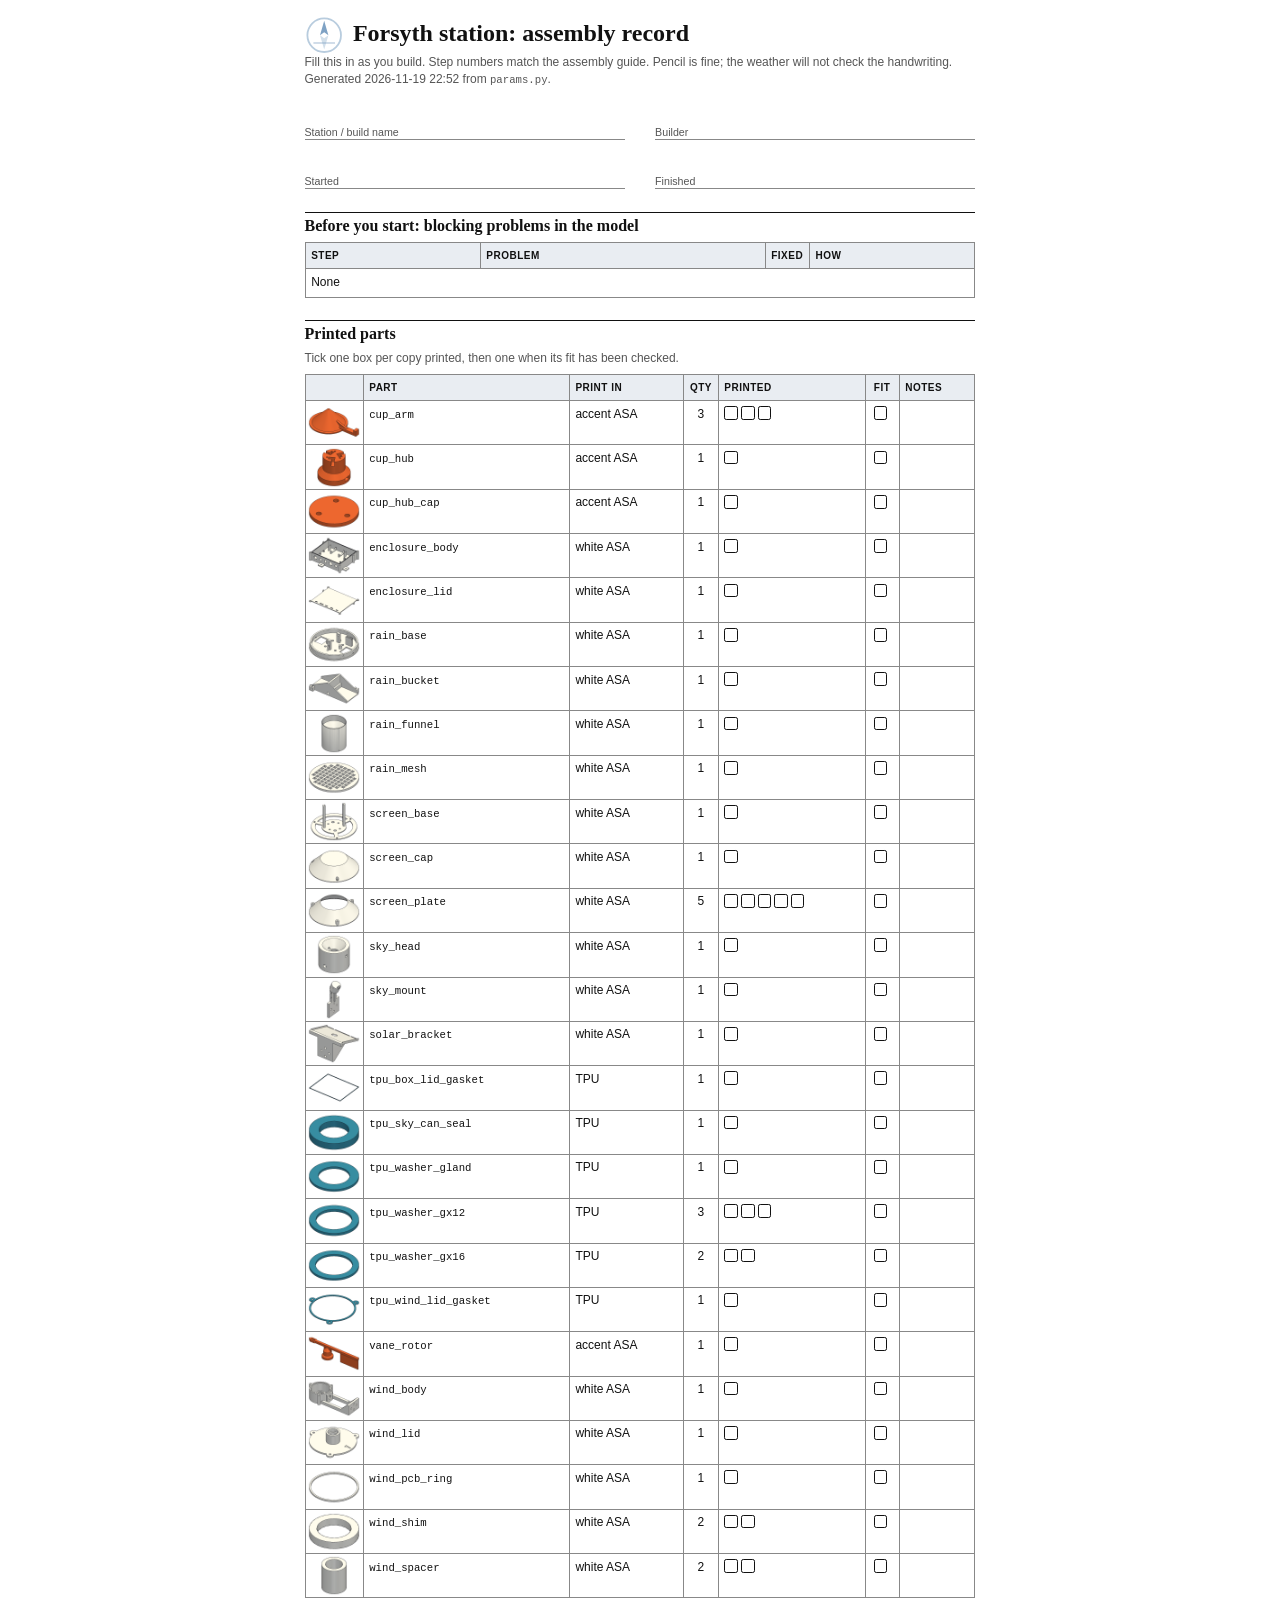
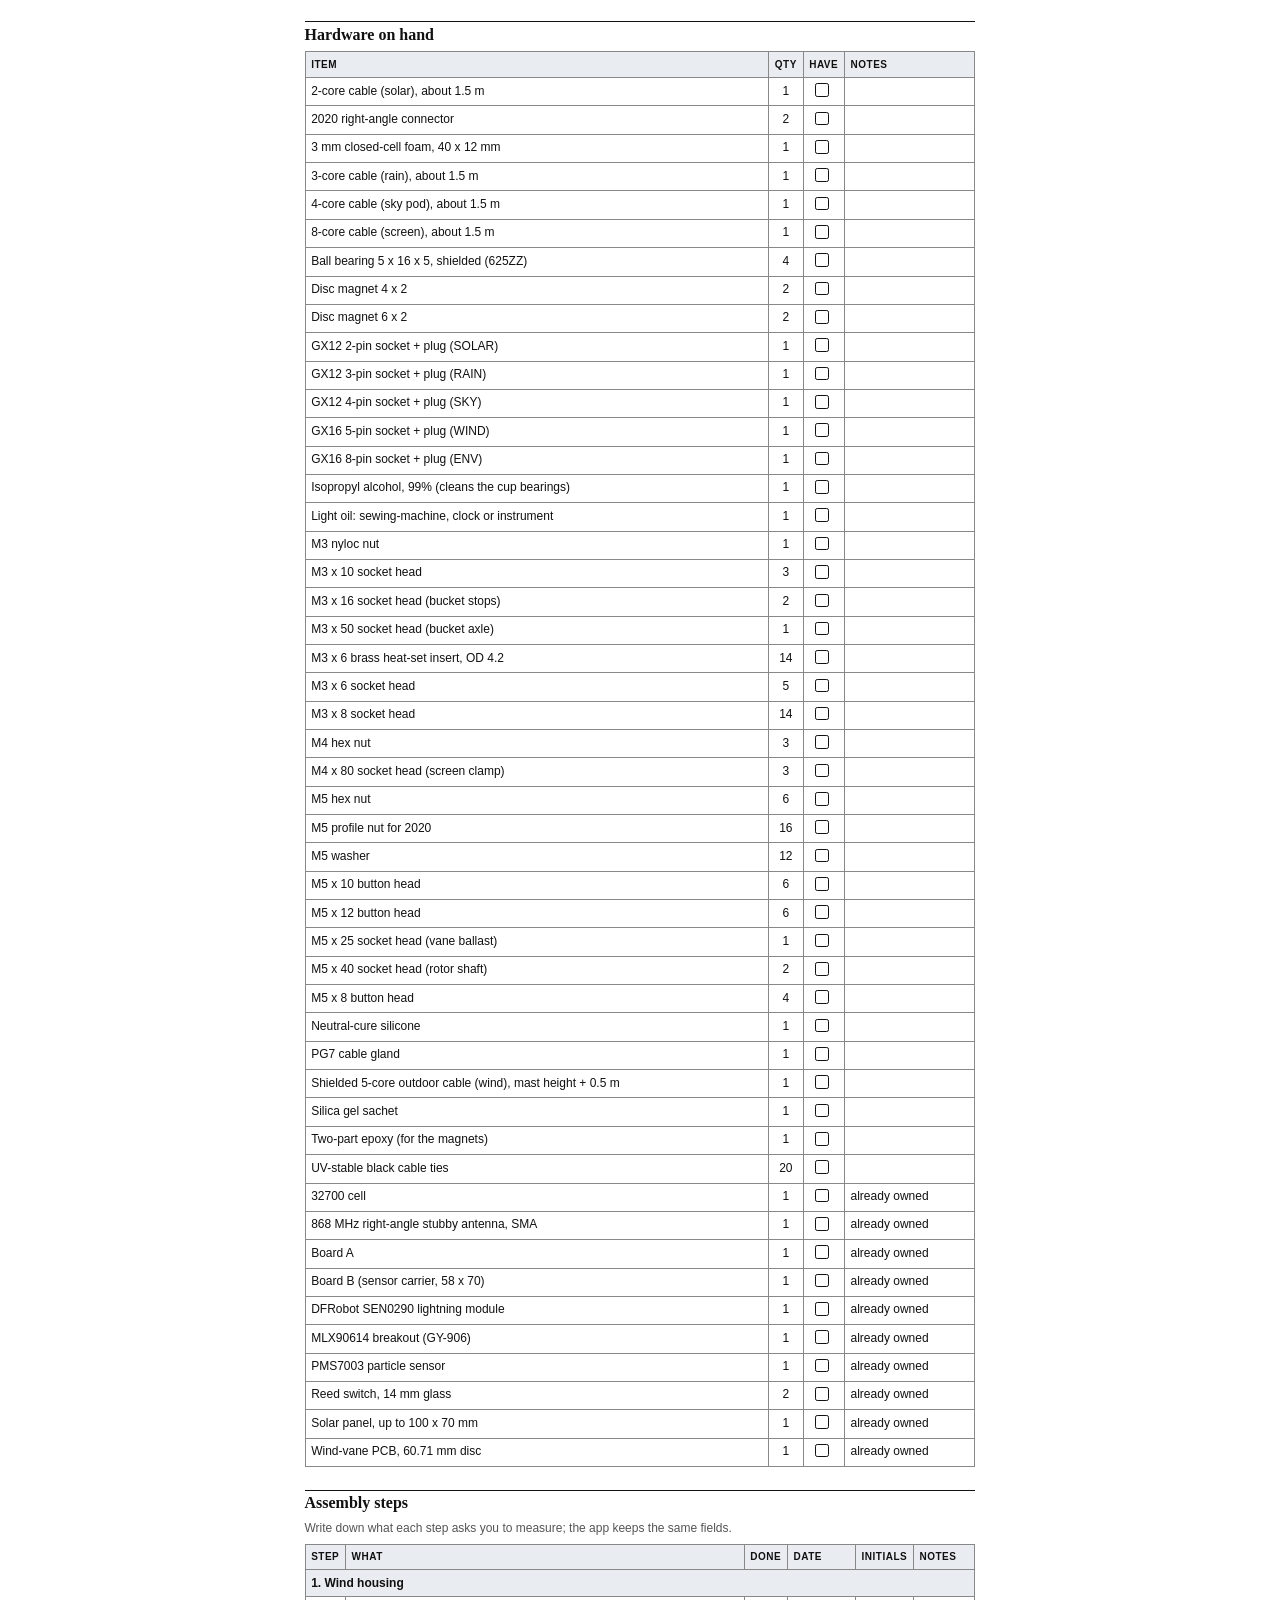
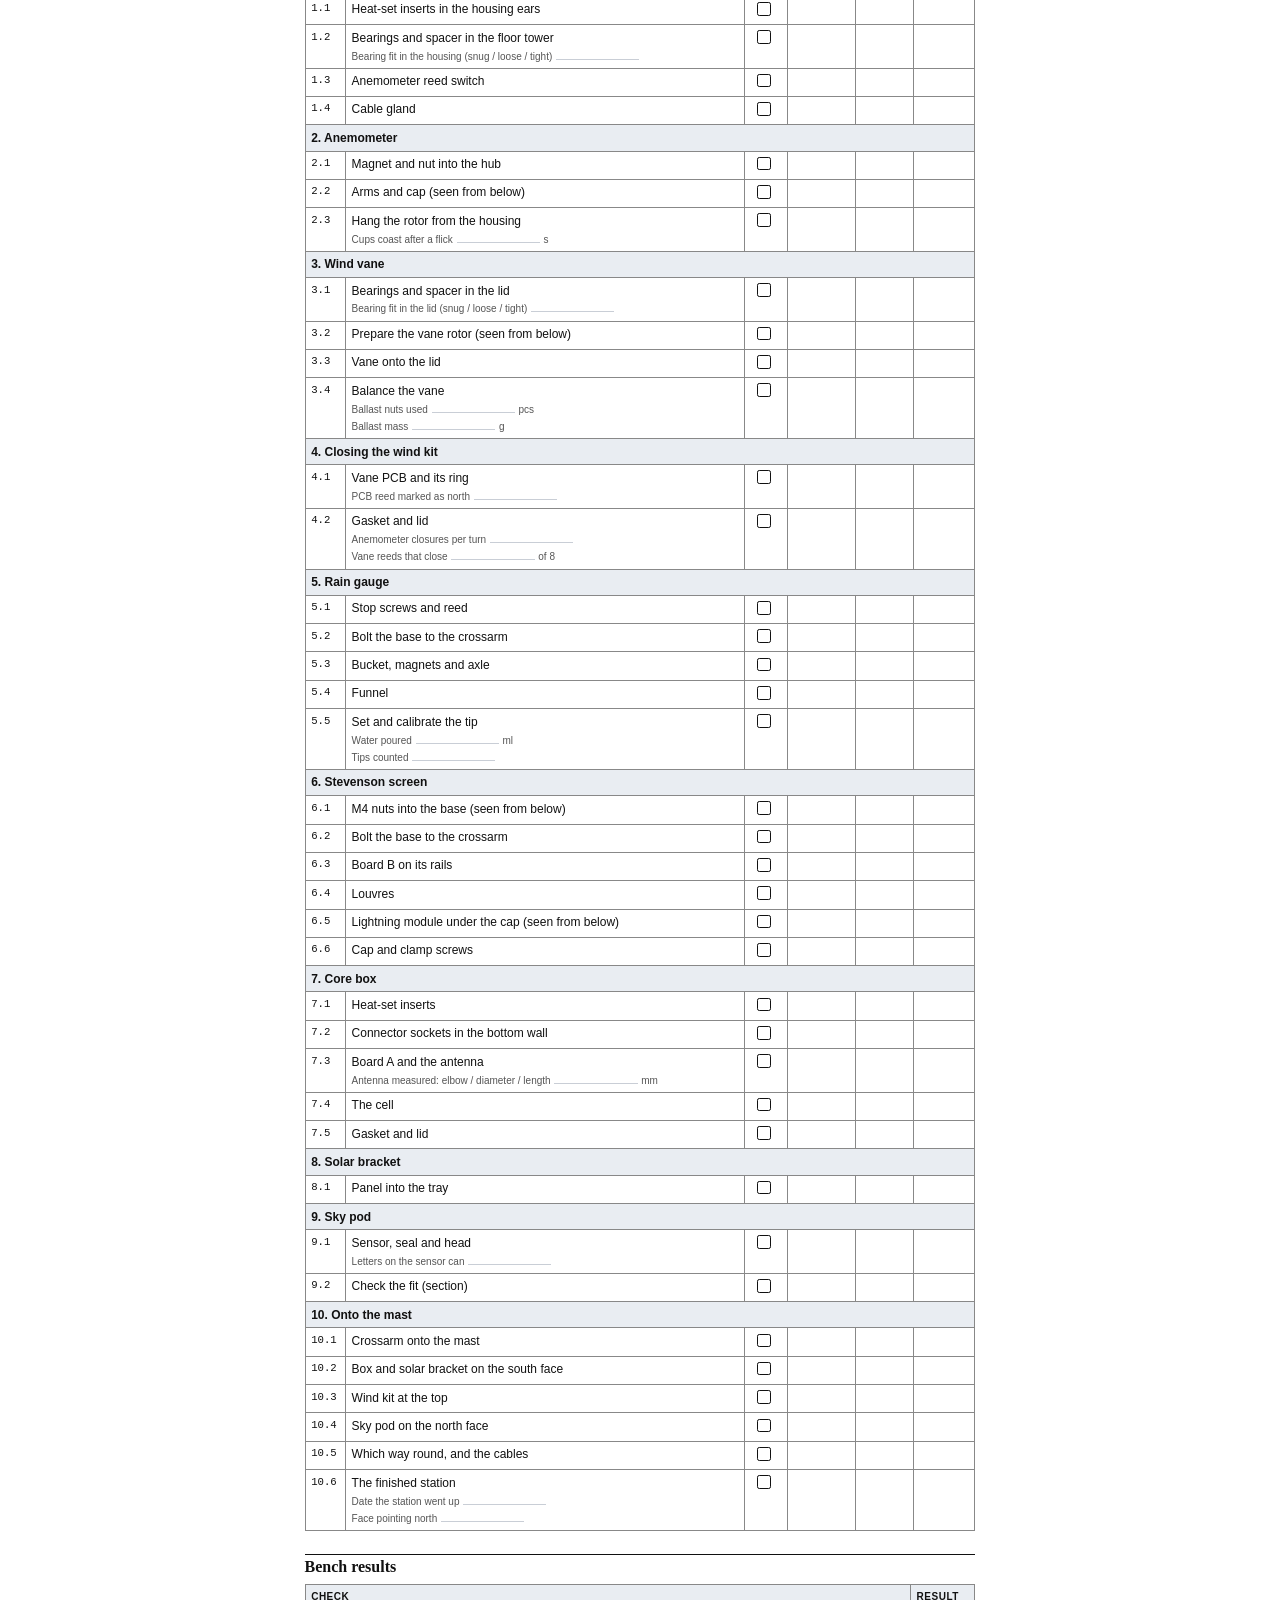
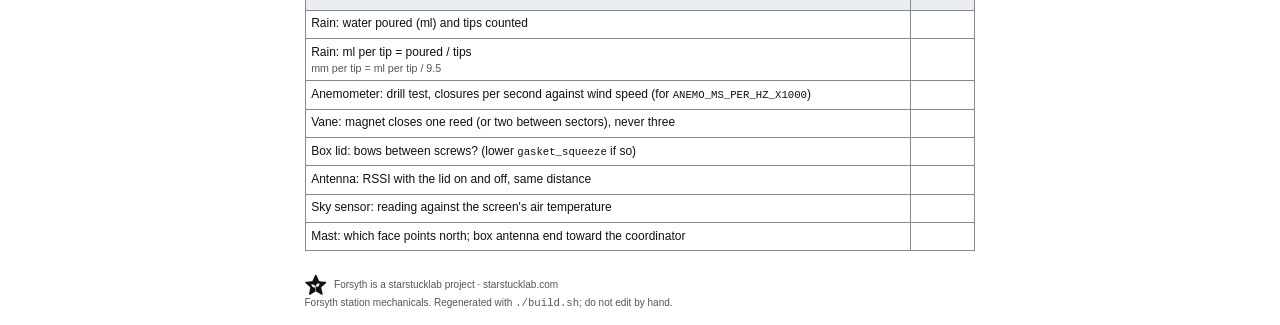
<file: hardware/enclosures/station/docs/assembly-sheet.html>
<!doctype html>
<html lang="en"><head><meta charset="utf-8">
<meta name="viewport" content="width=device-width, initial-scale=1, viewport-fit=cover">
<title>Forsyth Assembly Record</title>
<meta name="claude:viewport-fit-sides" content="cover">
<style>
/* Layout: A4 form, ruled tables to fill in by hand. */
:root { --fg: #111; --muted: #555; --rule: #888; --light: #c9ced6; --head: #e9edf2; --accent: #2b4766; }
@page { size: A4; margin: 12mm 12mm 14mm; }
* { box-sizing: border-box; }
body { background: #fff; color: var(--fg); font: 9pt/1.35 "Helvetica Neue", Helvetica, Arial, sans-serif; margin: 0; }
.wrap { max-width: 186mm; margin: 0 auto; padding-block: 16px;
  padding-left: max(16px, env(safe-area-inset-left, 0px)); padding-right: max(16px, env(safe-area-inset-right, 0px)); }
h1 { font: 600 18pt Georgia, serif; margin: 0 0 1mm; }
h2 { font: 600 12pt Georgia, serif; margin: 6mm 0 2mm; padding-top: 1mm; border-top: 1.5px solid var(--fg); }
h2.page { break-before: page; }
p.note { color: var(--muted); margin: 0 0 2mm; max-width: none; }
.fields { display: grid; grid-template-columns: repeat(2, minmax(0, 1fr)); gap: 3mm 8mm; margin: 4mm 0; }
.fields div { border-bottom: 1px solid var(--rule); padding-top: 6mm; font-size: 8pt; color: var(--muted); }
.tbl { overflow-x: auto; }
table { width: 100%; border-collapse: collapse; font-variant-numeric: tabular-nums; }
th { background: var(--head); text-align: left; font-size: 7.5pt; text-transform: uppercase; letter-spacing: 0.05em;
  padding: 1.5mm 1.5mm; border: 1px solid var(--rule); }
td { border: 1px solid var(--rule); padding: 1.2mm 1.5mm; vertical-align: top; height: 7.5mm; }
tr { break-inside: avoid; page-break-inside: avoid; }
tr.sec td { background: var(--head); font-weight: 600; height: auto; }
td.no { width: 9mm; font-family: Menlo, monospace; font-size: 8pt; }
td.box, th.box { width: 9mm; text-align: center; }
td.date { width: 18mm; } td.who { width: 13mm; }
.b { display: inline-block; width: 3.6mm; height: 3.6mm; border: 1.2px solid var(--fg); border-radius: 0.6mm;
  vertical-align: -0.6mm; margin-right: 0.8mm; }
.rec { display: block; font-size: 7.5pt; color: var(--muted); margin-top: 1mm; }
.rec i { display: inline-block; min-width: 22mm; border-bottom: 1px solid var(--light); margin: 0 1mm; }
td.thumb { width: 15mm; padding: 0.3mm; } td.thumb img { width: 14.5mm; height: auto; display: block; }
tr.part td { height: auto; }
code { font: 8pt Menlo, monospace; }
.warn td { background: #fdecec; }
.calc { font-size: 8pt; color: var(--muted); }
footer { margin-top: 6mm; color: var(--muted); font-size: 7.5pt; }

.brandrow { display: flex; align-items: center; gap: 10px; }
.mark-f { width: 2.4rem; height: 2.4rem; flex: none; }
.mark-sl { width: 1.35rem; height: 1.35rem; flex: none; color: var(--fg); }
.mark-sl .sl-sprout { fill: #fff; }
.made { display: flex; align-items: center; gap: 8px; margin-top: 10px; color: var(--muted); }
.made a { color: inherit; }
</style></head><body><div class="wrap">
<div class="brandrow"><svg class="mark-f" aria-hidden="true" focusable="false" xmlns="http://www.w3.org/2000/svg" viewBox="0 0 32 32">
  <!-- forsyth mark: a wind-vane needle over a quiet horizon -->
  <circle cx="16" cy="16" r="14" fill="none" stroke="#7fa2c4" stroke-width="1.5" opacity="0.55"/>
  <path d="M16 4 L19.5 16 L16 13.5 L12.5 16 Z" fill="#7fa2c4"/>
  <path d="M16 28 L12.5 16 L16 18.5 L19.5 16 Z" fill="#7fa2c4" opacity="0.35"/>
  <line x1="7" y1="22.5" x2="25" y2="22.5" stroke="#7fa2c4" stroke-width="1.2" opacity="0.5"/>
</svg>
<h1>Forsyth station: assembly record</h1></div>
<p class="note">Fill this in as you build. Step numbers match the assembly guide. Pencil is fine; the weather
will not check the handwriting. Generated 2026-11-19 22:52 from <code>params.py</code>.</p>
<div class="fields"><div>Station / build name</div><div>Builder</div><div>Started</div><div>Finished</div></div>
<h2>Before you start: blocking problems in the model</h2>
<div class="tbl"><table><thead><tr><th>Step</th><th>Problem</th><th class="box">Fixed</th><th>How</th></tr></thead>
<tbody><tr><td colspan=4>None</td></tr></tbody></table></div>
<h2>Printed parts</h2>
<p class="note">Tick one box per copy printed, then one when its fit has been checked.</p>
<div class="tbl"><table><thead><tr><th></th><th>Part</th><th>Print in</th><th class="box">Qty</th><th>Printed</th>
<th class="box">Fit</th><th>Notes</th></tr></thead><tbody><tr class="part"><td class="thumb"><img src="assembly/part-cup_arm.png" alt=""></td><td><code>cup_arm</code></td><td>accent ASA</td><td class="box">3</td><td><span class="b"></span><span class="b"></span><span class="b"></span></td><td class="box"><span class="b"></span></td><td></td></tr><tr class="part"><td class="thumb"><img src="assembly/part-cup_hub.png" alt=""></td><td><code>cup_hub</code></td><td>accent ASA</td><td class="box">1</td><td><span class="b"></span></td><td class="box"><span class="b"></span></td><td></td></tr><tr class="part"><td class="thumb"><img src="assembly/part-cup_hub_cap.png" alt=""></td><td><code>cup_hub_cap</code></td><td>accent ASA</td><td class="box">1</td><td><span class="b"></span></td><td class="box"><span class="b"></span></td><td></td></tr><tr class="part"><td class="thumb"><img src="assembly/part-enclosure_body.png" alt=""></td><td><code>enclosure_body</code></td><td>white ASA</td><td class="box">1</td><td><span class="b"></span></td><td class="box"><span class="b"></span></td><td></td></tr><tr class="part"><td class="thumb"><img src="assembly/part-enclosure_lid.png" alt=""></td><td><code>enclosure_lid</code></td><td>white ASA</td><td class="box">1</td><td><span class="b"></span></td><td class="box"><span class="b"></span></td><td></td></tr><tr class="part"><td class="thumb"><img src="assembly/part-rain_base.png" alt=""></td><td><code>rain_base</code></td><td>white ASA</td><td class="box">1</td><td><span class="b"></span></td><td class="box"><span class="b"></span></td><td></td></tr><tr class="part"><td class="thumb"><img src="assembly/part-rain_bucket.png" alt=""></td><td><code>rain_bucket</code></td><td>white ASA</td><td class="box">1</td><td><span class="b"></span></td><td class="box"><span class="b"></span></td><td></td></tr><tr class="part"><td class="thumb"><img src="assembly/part-rain_funnel.png" alt=""></td><td><code>rain_funnel</code></td><td>white ASA</td><td class="box">1</td><td><span class="b"></span></td><td class="box"><span class="b"></span></td><td></td></tr><tr class="part"><td class="thumb"><img src="assembly/part-rain_mesh.png" alt=""></td><td><code>rain_mesh</code></td><td>white ASA</td><td class="box">1</td><td><span class="b"></span></td><td class="box"><span class="b"></span></td><td></td></tr><tr class="part"><td class="thumb"><img src="assembly/part-screen_base.png" alt=""></td><td><code>screen_base</code></td><td>white ASA</td><td class="box">1</td><td><span class="b"></span></td><td class="box"><span class="b"></span></td><td></td></tr><tr class="part"><td class="thumb"><img src="assembly/part-screen_cap.png" alt=""></td><td><code>screen_cap</code></td><td>white ASA</td><td class="box">1</td><td><span class="b"></span></td><td class="box"><span class="b"></span></td><td></td></tr><tr class="part"><td class="thumb"><img src="assembly/part-screen_plate.png" alt=""></td><td><code>screen_plate</code></td><td>white ASA</td><td class="box">5</td><td><span class="b"></span><span class="b"></span><span class="b"></span><span class="b"></span><span class="b"></span></td><td class="box"><span class="b"></span></td><td></td></tr><tr class="part"><td class="thumb"><img src="assembly/part-sky_head.png" alt=""></td><td><code>sky_head</code></td><td>white ASA</td><td class="box">1</td><td><span class="b"></span></td><td class="box"><span class="b"></span></td><td></td></tr><tr class="part"><td class="thumb"><img src="assembly/part-sky_mount.png" alt=""></td><td><code>sky_mount</code></td><td>white ASA</td><td class="box">1</td><td><span class="b"></span></td><td class="box"><span class="b"></span></td><td></td></tr><tr class="part"><td class="thumb"><img src="assembly/part-solar_bracket.png" alt=""></td><td><code>solar_bracket</code></td><td>white ASA</td><td class="box">1</td><td><span class="b"></span></td><td class="box"><span class="b"></span></td><td></td></tr><tr class="part"><td class="thumb"><img src="assembly/part-tpu_box_lid_gasket.png" alt=""></td><td><code>tpu_box_lid_gasket</code></td><td>TPU</td><td class="box">1</td><td><span class="b"></span></td><td class="box"><span class="b"></span></td><td></td></tr><tr class="part"><td class="thumb"><img src="assembly/part-tpu_sky_can_seal.png" alt=""></td><td><code>tpu_sky_can_seal</code></td><td>TPU</td><td class="box">1</td><td><span class="b"></span></td><td class="box"><span class="b"></span></td><td></td></tr><tr class="part"><td class="thumb"><img src="assembly/part-tpu_washer_gland.png" alt=""></td><td><code>tpu_washer_gland</code></td><td>TPU</td><td class="box">1</td><td><span class="b"></span></td><td class="box"><span class="b"></span></td><td></td></tr><tr class="part"><td class="thumb"><img src="assembly/part-tpu_washer_gx12.png" alt=""></td><td><code>tpu_washer_gx12</code></td><td>TPU</td><td class="box">3</td><td><span class="b"></span><span class="b"></span><span class="b"></span></td><td class="box"><span class="b"></span></td><td></td></tr><tr class="part"><td class="thumb"><img src="assembly/part-tpu_washer_gx16.png" alt=""></td><td><code>tpu_washer_gx16</code></td><td>TPU</td><td class="box">2</td><td><span class="b"></span><span class="b"></span></td><td class="box"><span class="b"></span></td><td></td></tr><tr class="part"><td class="thumb"><img src="assembly/part-tpu_wind_lid_gasket.png" alt=""></td><td><code>tpu_wind_lid_gasket</code></td><td>TPU</td><td class="box">1</td><td><span class="b"></span></td><td class="box"><span class="b"></span></td><td></td></tr><tr class="part"><td class="thumb"><img src="assembly/part-vane_rotor.png" alt=""></td><td><code>vane_rotor</code></td><td>accent ASA</td><td class="box">1</td><td><span class="b"></span></td><td class="box"><span class="b"></span></td><td></td></tr><tr class="part"><td class="thumb"><img src="assembly/part-wind_body.png" alt=""></td><td><code>wind_body</code></td><td>white ASA</td><td class="box">1</td><td><span class="b"></span></td><td class="box"><span class="b"></span></td><td></td></tr><tr class="part"><td class="thumb"><img src="assembly/part-wind_lid.png" alt=""></td><td><code>wind_lid</code></td><td>white ASA</td><td class="box">1</td><td><span class="b"></span></td><td class="box"><span class="b"></span></td><td></td></tr><tr class="part"><td class="thumb"><img src="assembly/part-wind_pcb_ring.png" alt=""></td><td><code>wind_pcb_ring</code></td><td>white ASA</td><td class="box">1</td><td><span class="b"></span></td><td class="box"><span class="b"></span></td><td></td></tr><tr class="part"><td class="thumb"><img src="assembly/part-wind_shim.png" alt=""></td><td><code>wind_shim</code></td><td>white ASA</td><td class="box">2</td><td><span class="b"></span><span class="b"></span></td><td class="box"><span class="b"></span></td><td></td></tr><tr class="part"><td class="thumb"><img src="assembly/part-wind_spacer.png" alt=""></td><td><code>wind_spacer</code></td><td>white ASA</td><td class="box">2</td><td><span class="b"></span><span class="b"></span></td><td class="box"><span class="b"></span></td><td></td></tr></tbody></table></div>
<h2 class="page">Hardware on hand</h2>
<div class="tbl"><table><thead><tr><th>Item</th><th class="box">Qty</th><th class="box">Have</th><th>Notes</th></tr></thead>
<tbody><tr><td>2-core cable (solar), about 1.5 m</td><td class="box">1</td><td class="box"><span class="b"></span></td><td></td></tr><tr><td>2020 right-angle connector</td><td class="box">2</td><td class="box"><span class="b"></span></td><td></td></tr><tr><td>3 mm closed-cell foam, 40 x 12 mm</td><td class="box">1</td><td class="box"><span class="b"></span></td><td></td></tr><tr><td>3-core cable (rain), about 1.5 m</td><td class="box">1</td><td class="box"><span class="b"></span></td><td></td></tr><tr><td>4-core cable (sky pod), about 1.5 m</td><td class="box">1</td><td class="box"><span class="b"></span></td><td></td></tr><tr><td>8-core cable (screen), about 1.5 m</td><td class="box">1</td><td class="box"><span class="b"></span></td><td></td></tr><tr><td>Ball bearing 5 x 16 x 5, shielded (625ZZ)</td><td class="box">4</td><td class="box"><span class="b"></span></td><td></td></tr><tr><td>Disc magnet 4 x 2</td><td class="box">2</td><td class="box"><span class="b"></span></td><td></td></tr><tr><td>Disc magnet 6 x 2</td><td class="box">2</td><td class="box"><span class="b"></span></td><td></td></tr><tr><td>GX12 2-pin socket + plug (SOLAR)</td><td class="box">1</td><td class="box"><span class="b"></span></td><td></td></tr><tr><td>GX12 3-pin socket + plug (RAIN)</td><td class="box">1</td><td class="box"><span class="b"></span></td><td></td></tr><tr><td>GX12 4-pin socket + plug (SKY)</td><td class="box">1</td><td class="box"><span class="b"></span></td><td></td></tr><tr><td>GX16 5-pin socket + plug (WIND)</td><td class="box">1</td><td class="box"><span class="b"></span></td><td></td></tr><tr><td>GX16 8-pin socket + plug (ENV)</td><td class="box">1</td><td class="box"><span class="b"></span></td><td></td></tr><tr><td>Isopropyl alcohol, 99% (cleans the cup bearings)</td><td class="box">1</td><td class="box"><span class="b"></span></td><td></td></tr><tr><td>Light oil: sewing-machine, clock or instrument</td><td class="box">1</td><td class="box"><span class="b"></span></td><td></td></tr><tr><td>M3 nyloc nut</td><td class="box">1</td><td class="box"><span class="b"></span></td><td></td></tr><tr><td>M3 x 10 socket head</td><td class="box">3</td><td class="box"><span class="b"></span></td><td></td></tr><tr><td>M3 x 16 socket head (bucket stops)</td><td class="box">2</td><td class="box"><span class="b"></span></td><td></td></tr><tr><td>M3 x 50 socket head (bucket axle)</td><td class="box">1</td><td class="box"><span class="b"></span></td><td></td></tr><tr><td>M3 x 6 brass heat-set insert, OD 4.2</td><td class="box">14</td><td class="box"><span class="b"></span></td><td></td></tr><tr><td>M3 x 6 socket head</td><td class="box">5</td><td class="box"><span class="b"></span></td><td></td></tr><tr><td>M3 x 8 socket head</td><td class="box">14</td><td class="box"><span class="b"></span></td><td></td></tr><tr><td>M4 hex nut</td><td class="box">3</td><td class="box"><span class="b"></span></td><td></td></tr><tr><td>M4 x 80 socket head (screen clamp)</td><td class="box">3</td><td class="box"><span class="b"></span></td><td></td></tr><tr><td>M5 hex nut</td><td class="box">6</td><td class="box"><span class="b"></span></td><td></td></tr><tr><td>M5 profile nut for 2020</td><td class="box">16</td><td class="box"><span class="b"></span></td><td></td></tr><tr><td>M5 washer</td><td class="box">12</td><td class="box"><span class="b"></span></td><td></td></tr><tr><td>M5 x 10 button head</td><td class="box">6</td><td class="box"><span class="b"></span></td><td></td></tr><tr><td>M5 x 12 button head</td><td class="box">6</td><td class="box"><span class="b"></span></td><td></td></tr><tr><td>M5 x 25 socket head (vane ballast)</td><td class="box">1</td><td class="box"><span class="b"></span></td><td></td></tr><tr><td>M5 x 40 socket head (rotor shaft)</td><td class="box">2</td><td class="box"><span class="b"></span></td><td></td></tr><tr><td>M5 x 8 button head</td><td class="box">4</td><td class="box"><span class="b"></span></td><td></td></tr><tr><td>Neutral-cure silicone</td><td class="box">1</td><td class="box"><span class="b"></span></td><td></td></tr><tr><td>PG7 cable gland</td><td class="box">1</td><td class="box"><span class="b"></span></td><td></td></tr><tr><td>Shielded 5-core outdoor cable (wind), mast height + 0.5 m</td><td class="box">1</td><td class="box"><span class="b"></span></td><td></td></tr><tr><td>Silica gel sachet</td><td class="box">1</td><td class="box"><span class="b"></span></td><td></td></tr><tr><td>Two-part epoxy (for the magnets)</td><td class="box">1</td><td class="box"><span class="b"></span></td><td></td></tr><tr><td>UV-stable black cable ties</td><td class="box">20</td><td class="box"><span class="b"></span></td><td></td></tr><tr><td>32700 cell</td><td class="box">1</td><td class="box"><span class="b"></span></td><td>already owned</td></tr><tr><td>868 MHz right-angle stubby antenna, SMA</td><td class="box">1</td><td class="box"><span class="b"></span></td><td>already owned</td></tr><tr><td>Board A</td><td class="box">1</td><td class="box"><span class="b"></span></td><td>already owned</td></tr><tr><td>Board B (sensor carrier, 58 x 70)</td><td class="box">1</td><td class="box"><span class="b"></span></td><td>already owned</td></tr><tr><td>DFRobot SEN0290 lightning module</td><td class="box">1</td><td class="box"><span class="b"></span></td><td>already owned</td></tr><tr><td>MLX90614 breakout (GY-906)</td><td class="box">1</td><td class="box"><span class="b"></span></td><td>already owned</td></tr><tr><td>PMS7003 particle sensor</td><td class="box">1</td><td class="box"><span class="b"></span></td><td>already owned</td></tr><tr><td>Reed switch, 14 mm glass</td><td class="box">2</td><td class="box"><span class="b"></span></td><td>already owned</td></tr><tr><td>Solar panel, up to 100 x 70 mm</td><td class="box">1</td><td class="box"><span class="b"></span></td><td>already owned</td></tr><tr><td>Wind-vane PCB, 60.71 mm disc</td><td class="box">1</td><td class="box"><span class="b"></span></td><td>already owned</td></tr></tbody></table></div>
<h2 class="page">Assembly steps</h2>
<p class="note">Write down what each step asks you to measure; the app keeps the same fields.</p>
<div class="tbl"><table><thead><tr><th>Step</th><th>What</th><th class="box">Done</th><th>Date</th><th>Initials</th>
<th>Notes</th></tr></thead><tbody><tr class="sec"><td colspan="6">1. Wind housing</td></tr><tr><td class="no">1.1</td><td>Heat-set inserts in the housing ears</td><td class="box"><span class="b"></span></td><td class="date"></td><td class="who"></td><td></td></tr><tr><td class="no">1.2</td><td>Bearings and spacer in the floor tower<span class="rec">Bearing fit in the housing (snug / loose / tight)<i></i></span></td><td class="box"><span class="b"></span></td><td class="date"></td><td class="who"></td><td></td></tr><tr><td class="no">1.3</td><td>Anemometer reed switch</td><td class="box"><span class="b"></span></td><td class="date"></td><td class="who"></td><td></td></tr><tr><td class="no">1.4</td><td>Cable gland</td><td class="box"><span class="b"></span></td><td class="date"></td><td class="who"></td><td></td></tr><tr class="sec"><td colspan="6">2. Anemometer</td></tr><tr><td class="no">2.1</td><td>Magnet and nut into the hub</td><td class="box"><span class="b"></span></td><td class="date"></td><td class="who"></td><td></td></tr><tr><td class="no">2.2</td><td>Arms and cap (seen from below)</td><td class="box"><span class="b"></span></td><td class="date"></td><td class="who"></td><td></td></tr><tr><td class="no">2.3</td><td>Hang the rotor from the housing<span class="rec">Cups coast after a flick<i></i>s</span></td><td class="box"><span class="b"></span></td><td class="date"></td><td class="who"></td><td></td></tr><tr class="sec"><td colspan="6">3. Wind vane</td></tr><tr><td class="no">3.1</td><td>Bearings and spacer in the lid<span class="rec">Bearing fit in the lid (snug / loose / tight)<i></i></span></td><td class="box"><span class="b"></span></td><td class="date"></td><td class="who"></td><td></td></tr><tr><td class="no">3.2</td><td>Prepare the vane rotor (seen from below)</td><td class="box"><span class="b"></span></td><td class="date"></td><td class="who"></td><td></td></tr><tr><td class="no">3.3</td><td>Vane onto the lid</td><td class="box"><span class="b"></span></td><td class="date"></td><td class="who"></td><td></td></tr><tr><td class="no">3.4</td><td>Balance the vane<span class="rec">Ballast nuts used<i></i>pcs</span><span class="rec">Ballast mass<i></i>g</span></td><td class="box"><span class="b"></span></td><td class="date"></td><td class="who"></td><td></td></tr><tr class="sec"><td colspan="6">4. Closing the wind kit</td></tr><tr><td class="no">4.1</td><td>Vane PCB and its ring<span class="rec">PCB reed marked as north<i></i></span></td><td class="box"><span class="b"></span></td><td class="date"></td><td class="who"></td><td></td></tr><tr><td class="no">4.2</td><td>Gasket and lid<span class="rec">Anemometer closures per turn<i></i></span><span class="rec">Vane reeds that close<i></i>of 8</span></td><td class="box"><span class="b"></span></td><td class="date"></td><td class="who"></td><td></td></tr><tr class="sec"><td colspan="6">5. Rain gauge</td></tr><tr><td class="no">5.1</td><td>Stop screws and reed</td><td class="box"><span class="b"></span></td><td class="date"></td><td class="who"></td><td></td></tr><tr><td class="no">5.2</td><td>Bolt the base to the crossarm</td><td class="box"><span class="b"></span></td><td class="date"></td><td class="who"></td><td></td></tr><tr><td class="no">5.3</td><td>Bucket, magnets and axle</td><td class="box"><span class="b"></span></td><td class="date"></td><td class="who"></td><td></td></tr><tr><td class="no">5.4</td><td>Funnel</td><td class="box"><span class="b"></span></td><td class="date"></td><td class="who"></td><td></td></tr><tr><td class="no">5.5</td><td>Set and calibrate the tip<span class="rec">Water poured<i></i>ml</span><span class="rec">Tips counted<i></i></span></td><td class="box"><span class="b"></span></td><td class="date"></td><td class="who"></td><td></td></tr><tr class="sec"><td colspan="6">6. Stevenson screen</td></tr><tr><td class="no">6.1</td><td>M4 nuts into the base (seen from below)</td><td class="box"><span class="b"></span></td><td class="date"></td><td class="who"></td><td></td></tr><tr><td class="no">6.2</td><td>Bolt the base to the crossarm</td><td class="box"><span class="b"></span></td><td class="date"></td><td class="who"></td><td></td></tr><tr><td class="no">6.3</td><td>Board B on its rails</td><td class="box"><span class="b"></span></td><td class="date"></td><td class="who"></td><td></td></tr><tr><td class="no">6.4</td><td>Louvres</td><td class="box"><span class="b"></span></td><td class="date"></td><td class="who"></td><td></td></tr><tr><td class="no">6.5</td><td>Lightning module under the cap (seen from below)</td><td class="box"><span class="b"></span></td><td class="date"></td><td class="who"></td><td></td></tr><tr><td class="no">6.6</td><td>Cap and clamp screws</td><td class="box"><span class="b"></span></td><td class="date"></td><td class="who"></td><td></td></tr><tr class="sec"><td colspan="6">7. Core box</td></tr><tr><td class="no">7.1</td><td>Heat-set inserts</td><td class="box"><span class="b"></span></td><td class="date"></td><td class="who"></td><td></td></tr><tr><td class="no">7.2</td><td>Connector sockets in the bottom wall</td><td class="box"><span class="b"></span></td><td class="date"></td><td class="who"></td><td></td></tr><tr><td class="no">7.3</td><td>Board A and the antenna<span class="rec">Antenna measured: elbow / diameter / length<i></i>mm</span></td><td class="box"><span class="b"></span></td><td class="date"></td><td class="who"></td><td></td></tr><tr><td class="no">7.4</td><td>The cell</td><td class="box"><span class="b"></span></td><td class="date"></td><td class="who"></td><td></td></tr><tr><td class="no">7.5</td><td>Gasket and lid</td><td class="box"><span class="b"></span></td><td class="date"></td><td class="who"></td><td></td></tr><tr class="sec"><td colspan="6">8. Solar bracket</td></tr><tr><td class="no">8.1</td><td>Panel into the tray</td><td class="box"><span class="b"></span></td><td class="date"></td><td class="who"></td><td></td></tr><tr class="sec"><td colspan="6">9. Sky pod</td></tr><tr><td class="no">9.1</td><td>Sensor, seal and head<span class="rec">Letters on the sensor can<i></i></span></td><td class="box"><span class="b"></span></td><td class="date"></td><td class="who"></td><td></td></tr><tr><td class="no">9.2</td><td>Check the fit (section)</td><td class="box"><span class="b"></span></td><td class="date"></td><td class="who"></td><td></td></tr><tr class="sec"><td colspan="6">10. Onto the mast</td></tr><tr><td class="no">10.1</td><td>Crossarm onto the mast</td><td class="box"><span class="b"></span></td><td class="date"></td><td class="who"></td><td></td></tr><tr><td class="no">10.2</td><td>Box and solar bracket on the south face</td><td class="box"><span class="b"></span></td><td class="date"></td><td class="who"></td><td></td></tr><tr><td class="no">10.3</td><td>Wind kit at the top</td><td class="box"><span class="b"></span></td><td class="date"></td><td class="who"></td><td></td></tr><tr><td class="no">10.4</td><td>Sky pod on the north face</td><td class="box"><span class="b"></span></td><td class="date"></td><td class="who"></td><td></td></tr><tr><td class="no">10.5</td><td>Which way round, and the cables</td><td class="box"><span class="b"></span></td><td class="date"></td><td class="who"></td><td></td></tr><tr><td class="no">10.6</td><td>The finished station<span class="rec">Date the station went up<i></i></span><span class="rec">Face pointing north<i></i></span></td><td class="box"><span class="b"></span></td><td class="date"></td><td class="who"></td><td></td></tr></tbody></table></div>
<h2 class="page">Bench results</h2>
<div class="tbl"><table><thead><tr><th>Check</th><th>Result</th></tr></thead><tbody>
<tr><td>Rain: water poured (ml) and tips counted</td><td></td></tr>
<tr><td>Rain: ml per tip = poured / tips<br><span class="calc">mm per tip = ml per tip / 9.5</span></td><td></td></tr>
<tr><td>Anemometer: drill test, closures per second against wind speed (for <code>ANEMO_MS_PER_HZ_X1000</code>)</td><td></td></tr>
<tr><td>Vane: magnet closes one reed (or two between sectors), never three</td><td></td></tr>
<tr><td>Box lid: bows between screws? (lower <code>gasket_squeeze</code> if so)</td><td></td></tr>
<tr><td>Antenna: RSSI with the lid on and off, same distance</td><td></td></tr>
<tr><td>Sky sensor: reading against the screen's air temperature</td><td></td></tr>
<tr><td>Mast: which face points north; box antenna end toward the coordinator</td><td></td></tr>
</tbody></table></div>
<footer><div class="made"><svg class="mark-sl" aria-hidden="true" focusable="false" xmlns="http://www.w3.org/2000/svg" viewBox="90 90 844 810" role="img" aria-label="starstucklab">
  <!-- starstucklab mark: a star with a sprout cut out of it. Cleaned copy of
       starstucklab/dist/assets/icons/starstucklab_logo_black_white.svg (no page background):
       the star takes the text colour, the sprout the background colour. -->
  <path class="sl-star" fill="currentColor" d="M507.568 104.147C530.003 102.508 536.494 114.979 544.499 132.84C548.221 141.145 552.444 149.705 556.214 158.05L611.408 282.629L625.321 313.573C628.126 319.778 630.863 325.835 633.939 331.919C650.864 365.394 686.088 360.647 718.356 363.059L834.568 371.92L874.611 374.424C892.774 375.529 914.254 373.974 922.244 394.207C930.057 413.994 917.595 426.311 903.386 437.781C896.609 443.252 889.583 449.426 882.908 455.089L806.756 520.404L772.419 550.058C763.493 557.79 754.582 565.841 745.789 573.637C722.282 594.476 726.692 615.526 732.585 643.578C735.314 656.404 738.118 669.215 740.998 682.009L770.138 809.769C775.126 831.254 789.856 866.969 767.623 881.409C745.899 895.52 722.462 873.779 704.27 863.015L587.824 793.186C576.004 786.204 564.119 779.333 552.171 772.572C541.996 766.764 528.935 758.203 517.451 756.233L516.736 756.116C500.546 754.836 482.104 767.084 468.254 774.976C413.794 806.011 359.889 838.446 306.472 871.254C298.032 876.438 289.626 882.687 279.905 885.122C263.444 890.611 243.925 874.129 244.267 857.433C244.559 843.158 251.086 820.419 254.436 806.008C264.016 765.222 273.202 724.344 281.992 683.38L290.48 645.38C293.465 632.055 297.712 617.086 295.505 603.478C294.198 595.797 291.02 588.557 286.252 582.395C280.362 574.828 270.666 566.698 263.286 560.277L238.688 538.89L142.677 455.718L121.157 437.171C116.368 433.034 111.413 429.115 107.242 424.237C93.135 407.74 101 381.182 122.365 376.114C130.863 374.098 139.067 373.917 147.786 373.341L180.053 371.282C219.366 368.911 257.457 365.573 296.594 362.765C307.155 362.028 317.725 361.418 328.3 360.933C335.906 360.556 345.135 360.31 352.491 358.941C365.442 356.423 377.04 349.295 385.134 338.877C391.683 330.576 401.067 306.861 406.111 295.771C423.283 258.601 440.101 221.267 456.56 183.776C462.897 168.992 469.332 154.25 475.865 139.552C483.09 123.541 488.12 107.583 507.568 104.147Z"/>
  <path class="sl-sprout" fill="#ffffff" d="m 621.5164,445.64156 c 7.286,-0.709 36.382,-1.521 38.67,9.442 0.687,3.289 -2.133,12.968 -3.121,16.729 -13.254,50.495 -45.355,103.377 -102.334,109.046 -4.733,0.471 -18.357,1.532 -22.15,-1.558 -0.766,-1.53 -0.856,-2.481 -0.585,-4.172 4.349,-27.153 34.42,-53.338 55.013,-69.16 -42.16,17.615 -68.678,47.921 -72.473,94.465 -1.472,18.055 0.478,26.499 2.974,43.912 1.393,9.774 2.463,19.591 3.209,29.435 1.391,19.671 2.342,58.658 2.342,58.658 l -0.0407,25.72766 c 0,0 -3.30745,-1.45877 -11.41422,-1.54213 -36.17552,4.79062 -12.18939,25.19352 -10.16906,-49.13653 1.801,-31.282 -4.344,-82.535 -16.19,-111.77 -13.285,-32.785 -39.798,-53 -71.739,-66.049 20.377,16.038 41.862,32.994 56.154,55.067 3.556,5.492 6.466,11.896 9.308,17.825 -71.119,8.07 -114.642,-40.887 -137.192,-102.372 -9.7,-26.447 -9.865,-30.502 21.389,-29.359 47.866,1.75 105.717,26.326 121.995,74.789 2.485,7.298 9.553,41.93 12.885,45.487 3.362,-0.875 5.784,-16.782 6.756,-20.751 2.445,-9.718 4.957,-19.419 7.536,-29.102 5.631,-21.302 9.228,-36.473 24.363,-53.727 21.591,-24.616 52.38,-39.433 84.814,-41.884 z"/>
</svg>
<span>Forsyth is a starstucklab project &middot; starstucklab.com</span></div>
Forsyth station mechanicals. Regenerated with <code>./build.sh</code>; do not edit by hand.</footer>
</div></body></html>
</file>
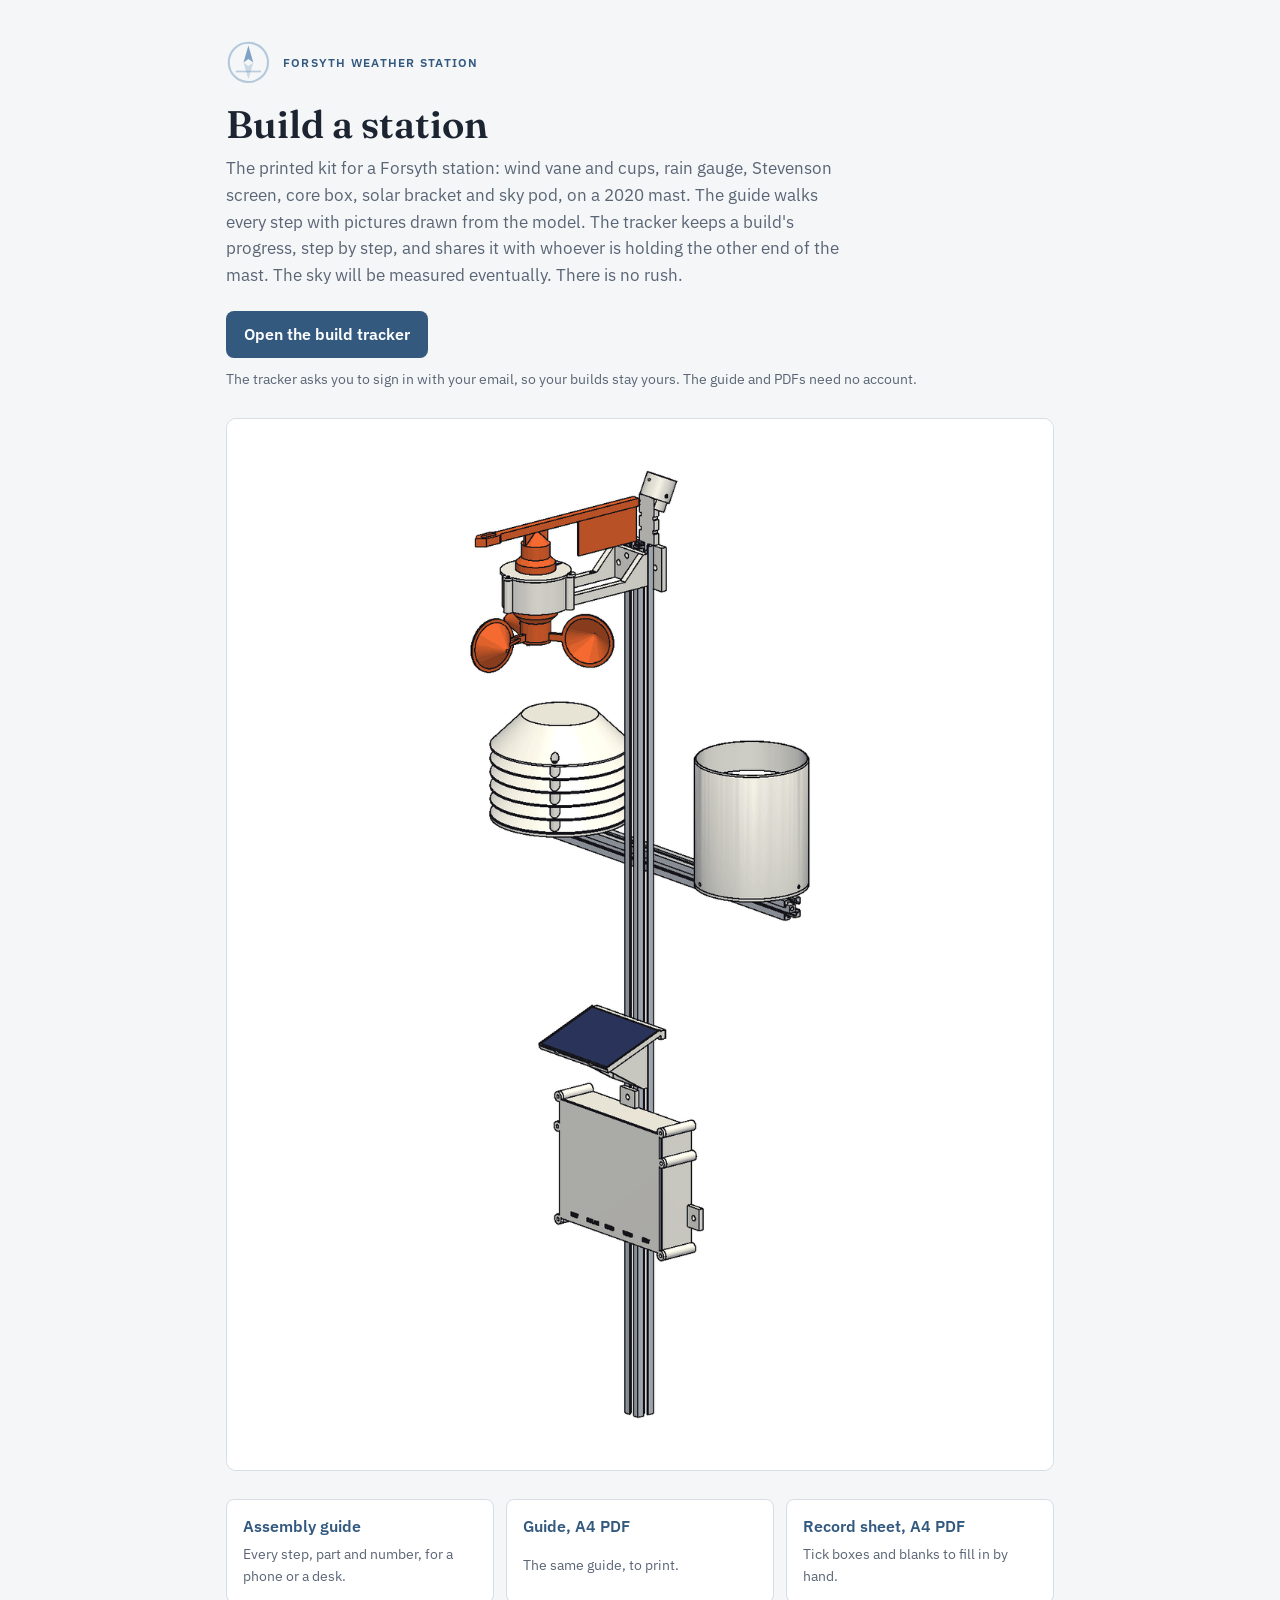
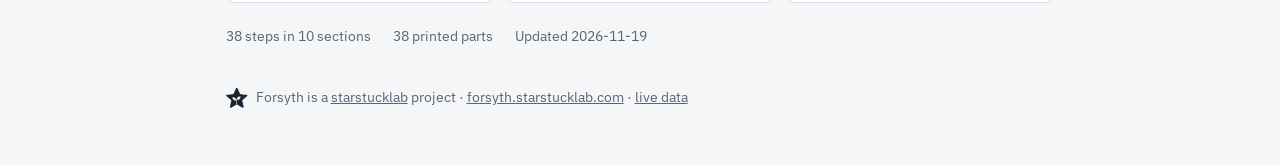
<file: hardware/enclosures/station/docs/build-landing.html>
<!doctype html>
<html lang="en"><head><meta charset="utf-8">
<meta name="viewport" content="width=device-width, initial-scale=1, viewport-fit=cover">
<title>Forsyth Station Builds</title>
<meta name="claude:viewport-fit-sides" content="cover">
<meta name="description" content="Assembly guide and build tracker for the Forsyth weather station's printed kit.">
<link rel="icon" type="image/svg+xml" href="favicon.svg">
<link rel="preconnect" href="https://fonts.googleapis.com"><link rel="preconnect" href="https://fonts.gstatic.com" crossorigin><link rel="stylesheet" href="https://fonts.googleapis.com/css2?family=Fraunces:opsz,wght@9..144,600&family=IBM+Plex+Mono:wght@400;600&family=IBM+Plex+Sans:wght@400;600&display=swap"><style>
/* Layout: one centred column; the tracker is the one primary action, the guide and PDFs sit beside it. */
:root { --bg: #f4f6f8; --paper: #ffffff; --fg: #1b2430; --muted: #5a6575; --rule: #d7dde5;
  --accent: #33597f; --accent-fg: #ffffff; --accent-soft: #e3ecf5;
  --display: "Fraunces", Georgia, serif; --body: "IBM Plex Sans", -apple-system, "Segoe UI", Roboto, Arial, sans-serif; }
@media (prefers-color-scheme: dark) { :root:not([data-theme="light"]) {
  --bg: #11151b; --paper: #1a2029; --fg: #e3e8ef; --muted: #9aa6b6; --rule: #2d3745;
  --accent: #8fb4d6; --accent-fg: #0f1823; --accent-soft: #213246; color-scheme: dark; } }
:root[data-theme="dark"] { --bg: #11151b; --paper: #1a2029; --fg: #e3e8ef; --muted: #9aa6b6; --rule: #2d3745;
  --accent: #8fb4d6; --accent-fg: #0f1823; --accent-soft: #213246; color-scheme: dark; }
* { box-sizing: border-box; }
body { margin: 0; background: var(--bg); color: var(--fg); font: 16px/1.55 var(--body); }
.wrap { max-width: 860px; margin: 0 auto; padding-block: 40px 56px;
  padding-left: max(16px, env(safe-area-inset-left, 0px)); padding-right: max(16px, env(safe-area-inset-right, 0px)); }
.brandrow { display: flex; align-items: center; gap: 12px; }
.mark-f { width: 2.8rem; height: 2.8rem; flex: none; }
.mark-sl { width: 1.35rem; height: 1.35rem; flex: none; color: var(--fg); }
.mark-sl .sl-sprout { fill: var(--bg); }
.eyebrow { font: 600 0.78rem var(--body); letter-spacing: 0.1em; text-transform: uppercase; color: var(--accent); margin: 0; }
h1 { font: 600 2.4rem/1.1 var(--display); margin: 18px 0 10px; text-wrap: balance; }
.lead { color: var(--muted); font-size: 1.08rem; max-width: 62ch; margin: 0 0 22px; }
.cta { display: inline-block; background: var(--accent); color: var(--accent-fg); text-decoration: none; font-weight: 600;
  padding: 11px 18px; border-radius: 8px; }
.cta:focus-visible, a:focus-visible { outline: 2px solid var(--accent); outline-offset: 2px; }
.note { color: var(--muted); font-size: 0.9rem; margin: 10px 0 0; }
figure { margin: 28px 0; background: #fff; border: 1px solid var(--rule); border-radius: 10px; overflow: hidden; }
figure img { display: block; width: 100%; height: auto; }
.docs { display: grid; grid-template-columns: repeat(auto-fit, minmax(220px, 1fr)); gap: 12px; }
.docs a { display: grid; gap: 4px; padding: 14px 16px; background: var(--paper); border: 1px solid var(--rule); border-radius: 8px;
  color: var(--fg); text-decoration: none; }
.docs a b { font-weight: 600; color: var(--accent); }
.docs a span { color: var(--muted); font-size: 0.9rem; }
.facts { display: flex; flex-wrap: wrap; gap: 6px 22px; color: var(--muted); font-size: 0.9rem; margin: 22px 0 0;
  font-variant-numeric: tabular-nums; }
footer { display: flex; align-items: center; gap: 8px; margin-top: 40px; color: var(--muted); font-size: 0.88rem; }
footer a { color: inherit; }
</style></head><body><div class="wrap">
<div class="brandrow"><svg class="mark-f" aria-hidden="true" focusable="false" xmlns="http://www.w3.org/2000/svg" viewBox="0 0 32 32">
  <!-- forsyth mark: a wind-vane needle over a quiet horizon -->
  <circle cx="16" cy="16" r="14" fill="none" stroke="#7fa2c4" stroke-width="1.5" opacity="0.55"/>
  <path d="M16 4 L19.5 16 L16 13.5 L12.5 16 Z" fill="#7fa2c4"/>
  <path d="M16 28 L12.5 16 L16 18.5 L19.5 16 Z" fill="#7fa2c4" opacity="0.35"/>
  <line x1="7" y1="22.5" x2="25" y2="22.5" stroke="#7fa2c4" stroke-width="1.2" opacity="0.5"/>
</svg>
<p class="eyebrow">Forsyth weather station</p></div>
<h1>Build a station</h1>
<p class="lead">The printed kit for a Forsyth station: wind vane and cups, rain gauge, Stevenson screen,
core box, solar bracket and sky pod, on a 2020 mast. The guide walks every step with pictures drawn from the
model. The tracker keeps a build's progress, step by step, and shares it with whoever is holding the other end
of the mast. The sky will be measured eventually. There is no rush.</p>
<a class="cta" href="/app/">Open the build tracker</a>
<p class="note">The tracker asks you to sign in with your email, so your builds stay yours. The guide and PDFs need no account.</p>
<figure><img src="assembly/overview.png" alt="The whole station on its mast: wind kit and sky pod at the top, Stevenson screen and rain gauge on the crossarm, solar panel and core box below." width="1100" height="1400"></figure>
<div class="docs">
  <a href="assembly.html"><b>Assembly guide</b><span>Every step, part and number, for a phone or a desk.</span></a>
  <a href="forsyth-assembly-guide.pdf"><b>Guide, A4 PDF</b><span>The same guide, to print.</span></a>
  <a href="forsyth-assembly-record.pdf"><b>Record sheet, A4 PDF</b><span>Tick boxes and blanks to fill in by hand.</span></a>
</div>
<p class="facts"><span>38 steps in 10 sections</span><span>38 printed parts</span><span>Updated 2026-11-19</span></p>
<footer><svg class="mark-sl" aria-hidden="true" focusable="false" xmlns="http://www.w3.org/2000/svg" viewBox="90 90 844 810" role="img" aria-label="starstucklab">
  <!-- starstucklab mark: a star with a sprout cut out of it. Cleaned copy of
       starstucklab/dist/assets/icons/starstucklab_logo_black_white.svg (no page background):
       the star takes the text colour, the sprout the background colour. -->
  <path class="sl-star" fill="currentColor" d="M507.568 104.147C530.003 102.508 536.494 114.979 544.499 132.84C548.221 141.145 552.444 149.705 556.214 158.05L611.408 282.629L625.321 313.573C628.126 319.778 630.863 325.835 633.939 331.919C650.864 365.394 686.088 360.647 718.356 363.059L834.568 371.92L874.611 374.424C892.774 375.529 914.254 373.974 922.244 394.207C930.057 413.994 917.595 426.311 903.386 437.781C896.609 443.252 889.583 449.426 882.908 455.089L806.756 520.404L772.419 550.058C763.493 557.79 754.582 565.841 745.789 573.637C722.282 594.476 726.692 615.526 732.585 643.578C735.314 656.404 738.118 669.215 740.998 682.009L770.138 809.769C775.126 831.254 789.856 866.969 767.623 881.409C745.899 895.52 722.462 873.779 704.27 863.015L587.824 793.186C576.004 786.204 564.119 779.333 552.171 772.572C541.996 766.764 528.935 758.203 517.451 756.233L516.736 756.116C500.546 754.836 482.104 767.084 468.254 774.976C413.794 806.011 359.889 838.446 306.472 871.254C298.032 876.438 289.626 882.687 279.905 885.122C263.444 890.611 243.925 874.129 244.267 857.433C244.559 843.158 251.086 820.419 254.436 806.008C264.016 765.222 273.202 724.344 281.992 683.38L290.48 645.38C293.465 632.055 297.712 617.086 295.505 603.478C294.198 595.797 291.02 588.557 286.252 582.395C280.362 574.828 270.666 566.698 263.286 560.277L238.688 538.89L142.677 455.718L121.157 437.171C116.368 433.034 111.413 429.115 107.242 424.237C93.135 407.74 101 381.182 122.365 376.114C130.863 374.098 139.067 373.917 147.786 373.341L180.053 371.282C219.366 368.911 257.457 365.573 296.594 362.765C307.155 362.028 317.725 361.418 328.3 360.933C335.906 360.556 345.135 360.31 352.491 358.941C365.442 356.423 377.04 349.295 385.134 338.877C391.683 330.576 401.067 306.861 406.111 295.771C423.283 258.601 440.101 221.267 456.56 183.776C462.897 168.992 469.332 154.25 475.865 139.552C483.09 123.541 488.12 107.583 507.568 104.147Z"/>
  <path class="sl-sprout" fill="#ffffff" d="m 621.5164,445.64156 c 7.286,-0.709 36.382,-1.521 38.67,9.442 0.687,3.289 -2.133,12.968 -3.121,16.729 -13.254,50.495 -45.355,103.377 -102.334,109.046 -4.733,0.471 -18.357,1.532 -22.15,-1.558 -0.766,-1.53 -0.856,-2.481 -0.585,-4.172 4.349,-27.153 34.42,-53.338 55.013,-69.16 -42.16,17.615 -68.678,47.921 -72.473,94.465 -1.472,18.055 0.478,26.499 2.974,43.912 1.393,9.774 2.463,19.591 3.209,29.435 1.391,19.671 2.342,58.658 2.342,58.658 l -0.0407,25.72766 c 0,0 -3.30745,-1.45877 -11.41422,-1.54213 -36.17552,4.79062 -12.18939,25.19352 -10.16906,-49.13653 1.801,-31.282 -4.344,-82.535 -16.19,-111.77 -13.285,-32.785 -39.798,-53 -71.739,-66.049 20.377,16.038 41.862,32.994 56.154,55.067 3.556,5.492 6.466,11.896 9.308,17.825 -71.119,8.07 -114.642,-40.887 -137.192,-102.372 -9.7,-26.447 -9.865,-30.502 21.389,-29.359 47.866,1.75 105.717,26.326 121.995,74.789 2.485,7.298 9.553,41.93 12.885,45.487 3.362,-0.875 5.784,-16.782 6.756,-20.751 2.445,-9.718 4.957,-19.419 7.536,-29.102 5.631,-21.302 9.228,-36.473 24.363,-53.727 21.591,-24.616 52.38,-39.433 84.814,-41.884 z"/>
</svg>
<span>Forsyth is a <a href="https://starstucklab.com">starstucklab</a> project &middot;
<a href="https://forsyth.starstucklab.com">forsyth.starstucklab.com</a> &middot;
<a href="https://live.forsyth.starstucklab.com">live data</a></span></footer>
</div></body></html>
</file>
<file: site/assets/kit/tokens.css>
/* ==========================================================================
   STARSTUCK LAB KIT — THEME TOKEN CONTRACT (defaults)
   --------------------------------------------------------------------------
   The ~12 variables every spoke may override. base.css consumes ONLY these
   tokens — never raw colors or font names. A spoke sets its own values in its
   stylesheet (loaded AFTER this file), and base.css picks them up.

   These defaults are the neutral "lab" look (starlight gold on near-black), so
   an un-themed spoke still reads as Starstuck Lab.
   ========================================================================== */
:root {
  /* ── Surfaces ── */
  --sl-bg:        #0b0b0d;   /* page background */
  --sl-surface:   #131316;   /* elevated surface / card */
  --sl-border:    #1f1f23;   /* subtle rule / border */

  /* ── Text ── */
  --sl-text:      #e8e6e1;   /* primary body text */
  --sl-text-dim:  #8a8780;   /* secondary */
  --sl-text-mute: #5a5854;   /* tertiary / labels */

  /* ── Accents ── */
  --sl-accent:    #c9b97a;   /* primary — links, kickers, active */
  --sl-accent-2:  #6ec1e4;   /* secondary — occasional UI */

  /* ── Type ── */
  --sl-font-display: 'Playfair Display', Georgia, 'Times New Roman', serif;
  --sl-font-body:    system-ui, -apple-system, 'Segoe UI', sans-serif;
  --sl-font-mono:    'JetBrains Mono', ui-monospace, Menlo, monospace;

  /* ── Layout ── */
  --sl-maxw:      1180px;    /* container max-width */
}
</file>
<file: site/assets/kit/base.css>
/* ==========================================================================
   STARSTUCK LAB KIT — SHARED PRIMITIVES + PARTIALS
   --------------------------------------------------------------------------
   Consumes the --sl-* token contract (see tokens.css). Never hardcodes brand
   colors or fonts; every value resolves through a token (with a safe fallback).

   Phase 1 scope — the high-value / low-risk shared pieces only:
     · .sl-wrap     container
     · .sl-kicker   eyebrow/label
     · .sl-link     accent link
     · .sl-family   "Part of starstucklab" band
     · .sl-footer   build + family columns + signoff

   Per-spoke identity (hero, topbar, band quote, motion gimmicks) is
   intentionally NOT here — keep that in each spoke's own stylesheet.
   ========================================================================== */

/* ── Container ── */
.sl-wrap {
  width: 100%;
  max-width: var(--sl-maxw, 1180px);
  margin-inline: auto;
  padding-inline: 28px;
}

/* ── Eyebrow / kicker — mono, accent, wide tracking ── */
.sl-kicker {
  display: inline-block;
  font-family: var(--sl-font-mono, ui-monospace, Menlo, monospace);
  font-size: 12px;
  letter-spacing: 0.22em;
  text-transform: uppercase;
  color: var(--sl-accent, #c9b97a);
  margin: 0 0 18px;
}

/* ── Accent link ── */
.sl-link {
  color: var(--sl-accent, #c9b97a);
  text-decoration: none;
  border-bottom: 1px solid color-mix(in srgb, var(--sl-accent, #c9b97a) 40%, transparent);
  transition: border-color 0.2s ease, color 0.2s ease;
}
.sl-link:hover { border-bottom-color: var(--sl-accent, #c9b97a); }

/* ── Family band: "Part of starstucklab" ── */
.sl-family h2,
.sl-family h3 {
  font-family: var(--sl-font-display, Georgia, serif);
  font-weight: 600;
  font-size: clamp(26px, 3.4vw, 38px);
  line-height: 1.15;
  color: var(--sl-text, #e8e6e1);
  margin: 0 0 18px;
}
.sl-family p {
  font-family: var(--sl-font-body, system-ui, sans-serif);
  font-size: 17px;
  line-height: 1.65;
  color: var(--sl-text-dim, #8a8780);
  margin: 0 0 14px;
  max-width: 46ch;
}

/* ── Footer: build + family columns + signoff ── */
.sl-footer {
  border-top: 1px solid var(--sl-border, #1f1f23);
  padding: 64px 0 84px;
}
.sl-footer-cols {
  display: grid;
  grid-template-columns: repeat(2, 1fr);
  gap: 60px;
}
.sl-footer h4 {
  font-family: var(--sl-font-mono, ui-monospace, Menlo, monospace);
  font-size: 11px;
  letter-spacing: 0.18em;
  text-transform: uppercase;
  color: var(--sl-text-mute, #5a5854);
  margin: 0 0 12px;
}
.sl-footer p {
  font-family: var(--sl-font-body, system-ui, sans-serif);
  font-size: 15px;
  line-height: 1.6;
  color: var(--sl-text-dim, #8a8780);
  margin: 0;
}
.sl-footer a {
  color: var(--sl-text, #e8e6e1);
  text-decoration: none;
  border-bottom: 1px solid var(--sl-border, #1f1f23);
  transition: border-color 0.2s ease, color 0.2s ease;
}
.sl-footer a:hover {
  border-bottom-color: var(--sl-accent, #c9b97a);
  color: var(--sl-accent, #c9b97a);
}

.sl-signoff {
  display: flex;
  justify-content: space-between;
  flex-wrap: wrap;
  gap: 12px;
  margin-top: 56px;
  font-family: var(--sl-font-mono, ui-monospace, Menlo, monospace);
  font-size: 11px;
  letter-spacing: 0.14em;
  text-transform: uppercase;
  color: var(--sl-text-mute, #5a5854);
}

@media (max-width: 800px) {
  .sl-footer-cols { grid-template-columns: 1fr; gap: 36px; }
}

/* ── Support / donate ── house-styled pills, tinted with the spoke's accent ── */
.sl-support {
  display: flex;
  align-items: center;
  flex-wrap: wrap;
  gap: 10px;
  margin: var(--space-5, 1.25rem) 0;
}

.sl-support-note {
  font-family: var(--sl-font-body, system-ui, sans-serif);
  font-size: 14px;
  font-style: italic;
  color: var(--sl-text-dim, #8a8780);
}

.sl-support a {
  display: inline-flex;
  align-items: center;
  gap: 5px;
  padding: 6px 14px;
  border: 1px solid color-mix(in srgb, var(--sl-accent, #c9b97a) 45%, transparent);
  border-radius: 9999px;
  font-family: var(--sl-font-mono, ui-monospace, Menlo, monospace);
  font-size: 13px;
  color: var(--sl-accent, #c9b97a);
  text-decoration: none;
  transition: background 0.18s ease, color 0.18s ease, border-color 0.18s ease;
}

.sl-support a:hover {
  background: var(--sl-accent, #c9b97a);
  color: #0c0c0e;
  border-color: var(--sl-accent, #c9b97a);
}
</file>
<file: site/styles.css>
/* Starstuck Lab kit — forsyth theme overrides */
:root {
  --sl-bg:        #0b0c0e;
  --sl-surface:   #12141a;
  --sl-border:    #1c1f26;
  --sl-text:      #e6e7e4;
  --sl-text-dim:  #878b8f;
  --sl-text-mute: #565a60;
  --sl-accent:    #7fa2c4;
  --sl-accent-2:  #b8a06a;
  --sl-font-display: 'Fraunces', Georgia, 'Times New Roman', serif;
  --sl-font-body:    'Inter', system-ui, -apple-system, sans-serif;
  --sl-font-mono:    'JetBrains Mono', ui-monospace, Menlo, monospace;
  --sl-maxw:      1180px;
}

/* ============================================================
   forsyth / station 000
   marketing site — barometer brass meets rain on a tin roof
   ============================================================ */

:root {
  --bg:        #0b0c0e;
  --bg-elev:   #12141a;
  --bg-card:   #14171d;
  --text:      #e6e7e4;
  --text-dim:  #878b8f;
  --text-mute: #565a60;
  --accent:    #7fa2c4;   /* rain-slate blue */
  --accent-2:  #b8a06a;   /* old barometer brass */
  --border:    #242832;
  --border-2:  #1c1f26;

  --mono: 'JetBrains Mono', 'SFMono-Regular', ui-monospace, Menlo, monospace;
  --sans: 'Inter', -apple-system, BlinkMacSystemFont, 'Segoe UI', system-ui, sans-serif;
  --serif: 'Fraunces', Georgia, 'Times New Roman', serif;

  --maxw: 1180px;
}

* { box-sizing: border-box; }

html, body {
  margin: 0;
  padding: 0;
  background: var(--bg);
  color: var(--text);
  font-family: var(--sans);
  font-size: 16px;
  line-height: 1.55;
  -webkit-font-smoothing: antialiased;
  -moz-osx-font-smoothing: grayscale;
}

a {
  color: var(--accent);
  text-decoration: none;
  border-bottom: 1px solid rgba(127,162,196,0.3);
  transition: border-color 120ms ease, color 120ms ease;
}
a:hover { border-color: var(--accent); }
h1 a, h2 a, h3 a { border-bottom: none; }
h1 a:hover, h2 a:hover, h3 a:hover { border-bottom: none; opacity: 0.8; }

::selection { background: var(--accent); color: #0b0c0e; }

/* ---------- layout ---------- */

.wrap {
  max-width: var(--maxw);
  margin: 0 auto;
  padding: 0 28px;
  position: relative;
}

section.text { padding: 110px 0; }

p { color: var(--text); max-width: 64ch; }

.kicker {
  font-family: var(--mono);
  font-size: 12px;
  letter-spacing: 0.22em;
  color: var(--accent);
  text-transform: uppercase;
  margin-bottom: 22px;
  display: inline-block;
}

h2.headline {
  font-family: var(--serif);
  font-size: clamp(34px, 5vw, 60px);
  letter-spacing: -0.015em;
  font-weight: 500;
  margin: 0 0 28px;
  line-height: 1.06;
  max-width: 22ch;
}

/* ---------- top bar ---------- */

.topbar {
  position: fixed;
  top: 0; left: 0; right: 0;
  z-index: 20;
  backdrop-filter: blur(10px) saturate(120%);
  -webkit-backdrop-filter: blur(10px) saturate(120%);
  background: rgba(11,12,14,0.55);
  border-bottom: 1px solid rgba(255,255,255,0.04);
}
.topbar-inner {
  max-width: var(--maxw);
  margin: 0 auto;
  padding: 14px 28px;
  display: flex;
  align-items: center;
  gap: 22px;
  font-family: var(--mono);
  font-size: 12px;
  letter-spacing: 0.12em;
  text-transform: uppercase;
  color: var(--text-dim);
}
.topbar .brand {
  display: inline-flex;
  align-items: center;
  gap: 8px;
  color: var(--text);
  font-weight: 600;
  letter-spacing: 0.14em;
  border: none;
}
.topbar .brand img { height: 18px; width: auto; }
.topbar .live-link {
  margin-left: auto;
  font-family: var(--mono);
  font-size: 11px;
  letter-spacing: 0.14em;
  text-transform: uppercase;
  color: var(--accent);
  border: 1px solid color-mix(in srgb, var(--accent) 40%, transparent);
  border-radius: 999px;
  padding: 4px 12px;
  border-bottom-width: 1px;
}
.topbar .live-link:hover { border-color: var(--accent); background: rgba(127,162,196,0.08); }
.topbar .status {
  display: inline-flex;
  align-items: center;
  gap: 8px;
}
.topbar .status-text { color: var(--accent); }
.topbar .status .dot {
  width: 7px; height: 7px; border-radius: 50%;
  background: var(--accent);
  box-shadow: 0 0 10px var(--accent);
  animation: pulse 4.5s ease-in-out infinite; /* slower than jigawatt; forsyth is calm */
}
@keyframes pulse {
  0%, 100% { opacity: 1; }
  50%      { opacity: 0.35; }
}

/* ---------- hero ---------- */

.hero {
  position: relative;
  min-height: 100vh;
  width: 100%;
  background-image: url("assets/hero.webp?v=2");
  background-size: cover;
  background-position: center;
  display: flex;
  align-items: flex-end;
  overflow: hidden;
}
/* the shade sits above the photo and the wind canvas, below the words */
.hero::before {
  content: "";
  position: absolute;
  inset: 0;
  z-index: 1;
  pointer-events: none;
  background: linear-gradient(180deg,
    rgba(11,12,14,0.62) 0%,
    rgba(11,12,14,0.18) 38%,
    rgba(11,12,14,0.55) 74%,
    rgba(11,12,14,0.96) 100%);
}
/* hero-anim.js: the same photo with the vane and cups painted out; it draws them back, moving */
.hero.wind-on { background-image: url("assets/hero-plate.webp?v=3"); }
.hero-wind {
  position: absolute;
  inset: 0;
  width: 100%;
  height: 100%;
  z-index: 0;
  pointer-events: none;
}
@media (max-width: 700px) {
  .hero { background-image: url("assets/hero-mobile.webp?v=2"); }
  .hero.wind-on { background-image: url("assets/hero-mobile-plate.webp?v=3"); }
}

.hero-inner {
  max-width: var(--maxw);
  margin: 0 auto;
  padding: 0 28px 90px;
  width: 100%;
  position: relative;
  z-index: 2;
}

.hero-eyebrow {
  font-family: var(--mono);
  font-size: 13px;
  font-weight: 500;
  letter-spacing: 0.22em;
  color: #ece3cf;   /* parchment: the slate accent sank into the storm clouds */
  text-shadow: 0 1px 2px rgba(0,0,0,0.7), 0 0 18px rgba(11,12,14,0.75);
  text-transform: uppercase;
  margin-bottom: 24px;
  display: flex;
  gap: 14px;
  align-items: center;
  flex-wrap: wrap;
}
.hero-eyebrow .sep { color: var(--accent-2); }

.hero h1 {
  font-family: var(--serif);
  font-size: clamp(72px, 14vw, 190px);
  line-height: 0.92;
  letter-spacing: -0.03em;
  margin: 0 0 22px;
  font-weight: 500;
  color: var(--text);
}
.hero h1 .tail { color: var(--accent); }

.hero-tag {
  font-family: var(--sans);
  font-size: clamp(24px, 2.8vw, 36px);
  font-weight: 400;
  color: var(--text);
  max-width: 28ch;
  letter-spacing: -0.018em;
  line-height: 1.22;
  margin: 0;
}

.hero-cta {
  display: inline-block;
  margin-top: 28px;
  font-family: var(--mono);
  font-size: 12px;
  letter-spacing: 0.14em;
  text-transform: uppercase;
  color: var(--accent);
  border: 1px solid color-mix(in srgb, var(--accent) 40%, transparent);
  border-radius: 999px;
  padding: 9px 20px;
  border-bottom-width: 1px;
  transition: border-color .15s ease, background .15s ease;
}
.hero-cta:hover { border-color: var(--accent); background: rgba(127,162,196,0.08); }

/* the argument section: the closing link line sits a little apart */
#argument .argue-links { margin-top: 8px; }

.hero-scroll {
  position: absolute;
  bottom: 28px;
  left: 50%;
  transform: translateX(-50%);
  font-family: var(--mono);
  font-size: 10px;
  letter-spacing: 0.3em;
  text-transform: uppercase;
  color: var(--text-mute);
  z-index: 2;
}

/* ---------- text sections ---------- */

section.text .kicker { margin-bottom: 14px; }

.cols-two {
  display: grid;
  grid-template-columns: 1fr 1fr;
  gap: 80px;
  align-items: start;
}
@media (max-width: 800px) {
  .cols-two { grid-template-columns: 1fr; gap: 32px; }
}

.prose p { font-size: 17px; color: var(--text); }
.prose p + p { margin-top: 16px; }
.prose em { color: var(--accent-2); font-style: italic; }

/* ---------- mood band ---------- */

.band {
  position: relative;
  width: 100%;
  min-height: 52vh;
  display: flex;
  align-items: center;
}
.band.mood {
  background-image:
    linear-gradient(180deg, rgba(11,12,14,0.55), rgba(11,12,14,0.88)),
    url("assets/mood.webp?v=2");
  background-size: cover;
  background-position: center;
  border-top: 1px solid var(--border-2);
  border-bottom: 1px solid var(--border-2);
}
.band-inner {
  max-width: var(--maxw);
  margin: 0 auto;
  padding: 120px 28px;
  position: relative;
  z-index: 2;
}
.band-quote {
  font-family: var(--serif);
  font-size: clamp(28px, 4vw, 48px);
  letter-spacing: -0.01em;
  line-height: 1.14;
  font-weight: 500;
  font-style: italic;
  max-width: 24ch;
  margin: 0;
  color: var(--text);
}
.band-attribution {
  font-family: var(--mono);
  font-size: 12px;
  letter-spacing: 0.18em;
  text-transform: uppercase;
  color: var(--accent);
  margin-top: 28px;
  display: inline-block;
}

/* ---------- timeline ---------- */

.timeline-section {
  padding: 120px 0;
  border-top: 1px solid var(--border-2);
}
.timeline { margin-top: 60px; position: relative; }
.timeline-track {
  position: relative;
  height: 2px;
  background: var(--border);
  margin-bottom: 28px;
  overflow: visible;
}
.timeline-track::before {
  content: "";
  position: absolute;
  top: 0; left: 0;
  height: 100%;
  width: 0;
  background: linear-gradient(90deg, var(--accent) 0%, var(--accent) 80%, rgba(127,162,196,0) 100%);
  box-shadow: 0 0 12px rgba(127,162,196,0.4);
  transition: width 1.8s cubic-bezier(.22,.61,.36,1);
}
.timeline.in-view .timeline-track::before { width: 100%; }

.timeline-steps {
  list-style: none;
  margin: 0;
  padding: 0;
  display: grid;
  grid-template-columns: repeat(4, 1fr);
  gap: 24px;
  position: relative;
}
.timeline-step { position: relative; padding-top: 8px; }
.timeline-step .dot {
  position: absolute;
  top: -33px; left: 0;
  width: 10px; height: 10px;
  border-radius: 50%;
  background: var(--bg);
  border: 1.5px solid var(--border);
  transition: background 200ms ease, border-color 200ms ease, box-shadow 300ms ease;
}
.timeline.in-view .timeline-step .dot {
  background: var(--accent);
  border-color: var(--accent);
  box-shadow: 0 0 14px rgba(127,162,196,0.6);
}
.timeline-step:nth-child(1) .dot { transition-delay: 0.10s; }
.timeline-step:nth-child(2) .dot { transition-delay: 0.55s; }
.timeline-step:nth-child(3) .dot { transition-delay: 1.00s; }
.timeline-step:nth-child(4) .dot { transition-delay: 1.45s; }

.timeline-step .num {
  font-family: var(--mono);
  font-size: 14px;
  letter-spacing: 0.18em;
  color: var(--text-mute);
  display: block;
  margin-bottom: 14px;
  transition: color 300ms ease;
}
.timeline.in-view .timeline-step .num { color: var(--accent); }
.timeline-step:nth-child(1) .num { transition-delay: 0.10s; }
.timeline-step:nth-child(2) .num { transition-delay: 0.55s; }
.timeline-step:nth-child(3) .num { transition-delay: 1.00s; }
.timeline-step:nth-child(4) .num { transition-delay: 1.45s; }

.step-icon {
  display: block;
  width: 26px;
  height: 26px;
  margin: 0 0 14px;
  color: var(--text-mute);
  transition: color 400ms ease;
}
.step-icon path:not([fill="none"]),
.step-icon circle:not([fill="none"]) { fill: currentColor; }
.step-icon path[fill="none"],
.step-icon circle[fill="none"],
.step-icon line {
  fill: none;
  stroke: currentColor;
  stroke-width: 1.5;
  stroke-linecap: round;
}
.timeline.in-view .step-icon { color: var(--accent); }
.timeline-step:nth-child(1) .step-icon { transition-delay: 0.10s; }
.timeline-step:nth-child(2) .step-icon { transition-delay: 0.55s; }
.timeline-step:nth-child(3) .step-icon { transition-delay: 1.00s; }
.timeline-step:nth-child(4) .step-icon { transition-delay: 1.45s; }

/* MEASURE — the gauge needle settles */
.icon-measure .needle {
  transform-origin: 12px 12px;
  transition: transform 900ms cubic-bezier(.34,1.4,.42,1) 0.15s;
  transform: rotate(-70deg);
}
.timeline.in-view .icon-measure .needle { transform: rotate(0deg); }

/* SPEAK — waves ripple outward once */
.icon-speak .wave { opacity: 0.35; }
.timeline.in-view .icon-speak .wave:nth-of-type(2) { animation: speak-wave 2.6s ease-out 0.60s infinite; }
.timeline.in-view .icon-speak .wave:nth-of-type(3) { animation: speak-wave 2.6s ease-out 0.85s infinite; }
.timeline.in-view .icon-speak .wave:nth-of-type(4) { animation: speak-wave 2.6s ease-out 1.10s infinite; }
@keyframes speak-wave {
  0%   { opacity: 0.35; }
  18%  { opacity: 1; }
  40%  { opacity: 0.35; }
  100% { opacity: 0.35; }
}

@media (prefers-reduced-motion: reduce) {
  .timeline-track::before { transition: none !important; width: 100% !important; }
  .timeline-step .dot, .timeline-step .num, .step-icon { transition: none !important; }
  .icon-measure .needle { transition: none !important; transform: rotate(0deg) !important; }
  .icon-speak .wave { animation: none !important; opacity: 1; }
}

.timeline-step h3 {
  font-size: 22px;
  letter-spacing: -0.02em;
  margin: 0 0 10px;
  font-weight: 600;
  color: var(--text);
}
.timeline-step p {
  font-size: 14px;
  color: var(--text-dim);
  line-height: 1.5;
  margin: 0;
  max-width: 26ch;
}

@media (max-width: 800px) {
  .timeline-steps { grid-template-columns: 1fr 1fr; gap: 36px 24px; }
}
@media (max-width: 480px) {
  .timeline-steps { grid-template-columns: 1fr; gap: 28px; }
  .timeline-track { display: none; }
  .timeline-step { padding-left: 22px; }
  .timeline-step .dot { top: 14px; left: 0; }
}

/* ---------- the senses ---------- */

.senses {
  padding: 120px 0;
  border-top: 1px solid var(--border-2);
}
.senses-grid {
  list-style: none;
  margin: 48px 0 0;
  padding: 0;
  display: grid;
  grid-template-columns: repeat(3, 1fr);
  gap: 1px;
  background: var(--border-2);
  border: 1px solid var(--border-2);
}
.senses-grid li {
  background: var(--bg);
  padding: 30px 26px 34px;
}
.senses-grid li.wide { grid-column: span 3; background: var(--bg-elev); }
.senses-grid h3 {
  font-family: var(--serif);
  font-size: 21px;
  font-weight: 500;
  letter-spacing: -0.01em;
  margin: 0 0 10px;
  color: var(--text);
}
.senses-grid li.wide h3 { color: var(--accent); }
.senses-grid p {
  font-size: 14.5px;
  color: var(--text-dim);
  line-height: 1.55;
  margin: 0;
  max-width: 60ch;
}
@media (max-width: 900px) {
  .senses-grid { grid-template-columns: 1fr 1fr; }
  .senses-grid li.wide { grid-column: span 2; }
}
@media (max-width: 540px) {
  .senses-grid { grid-template-columns: 1fr; }
  .senses-grid li.wide { grid-column: span 1; }
}

/* ---------- feature (the arrangement, with the unit on the bench) ---------- */

.feature {
  padding: 120px 0;
  border-top: 1px solid var(--border-2);
}
.feature-grid {
  display: grid;
  grid-template-columns: 0.9fr 1.1fr;
  gap: 64px;
  align-items: center;
}
@media (max-width: 800px) {
  .feature-grid { grid-template-columns: 1fr; gap: 36px; }
}
.feature-image {
  position: relative;
  aspect-ratio: 1 / 1;
  background:
    radial-gradient(ellipse at 60% 40%, rgba(184,160,106,0.06), transparent 60%),
    var(--bg-elev);
  border: 1px solid var(--border-2);
  overflow: hidden;
}
.feature-image img {
  display: block;
  width: 100%;
  height: 100%;
  object-fit: cover;
}
.feature-text .kicker { margin-bottom: 14px; }

/* ---------- the almanac ---------- */

.numbers {
  padding: 140px 0;
  border-top: 1px solid var(--border-2);
  border-bottom: 1px solid var(--border-2);
}
.numbers-grid {
  display: grid;
  grid-template-columns: repeat(4, 1fr);
  gap: 0;
}
@media (max-width: 800px) {
  .numbers-grid { grid-template-columns: repeat(2, 1fr); }
}
.numbers-grid > div {
  padding: 28px 24px;
  border-right: 1px solid var(--border-2);
}
.numbers-grid > div:last-child { border-right: none; }
@media (max-width: 800px) {
  .numbers-grid > div:nth-child(2) { border-right: none; }
  .numbers-grid > div { border-bottom: 1px solid var(--border-2); }
  .numbers-grid > div:nth-last-child(-n+2) { border-bottom: none; }
}
.numbers .label {
  font-family: var(--mono);
  font-size: 11px;
  letter-spacing: 0.18em;
  text-transform: uppercase;
  color: var(--text-mute);
  margin-bottom: 16px;
}
.numbers .big {
  font-family: var(--mono);
  font-size: clamp(36px, 5vw, 62px);
  font-weight: 500;
  letter-spacing: -0.03em;
  color: var(--text);
  line-height: 1;
}
.numbers .big .u {
  color: var(--text-mute);
  font-size: 0.45em;
  margin-left: 2px;
}
.numbers .sub {
  font-size: 13px;
  color: var(--text-dim);
  margin-top: 12px;
  line-height: 1.45;
}

/* ---------- the lay of the land (comparison) ---------- */

.compare { padding: 120px 0; }
.compare-lead {
  font-size: 17px;
  color: var(--text-dim);
  max-width: 52ch;
  margin: 0 0 48px;
}
.table-scroll {
  overflow-x: auto;
  border: 1px solid var(--border-2);
  -webkit-overflow-scrolling: touch;
}
.compare-table {
  width: 100%;
  min-width: 720px;
  border-collapse: collapse;
  font-size: 14px;
}
.compare-table th,
.compare-table td {
  padding: 14px 16px;
  border-bottom: 1px solid var(--border-2);
  text-align: center;
  vertical-align: middle;
}
.compare-table thead th {
  font-family: var(--mono);
  font-size: 11px;
  letter-spacing: 0.14em;
  text-transform: uppercase;
  color: var(--text-mute);
  font-weight: 500;
  background: var(--bg-elev);
  line-height: 1.5;
}
.compare-table tbody th {
  text-align: left;
  font-weight: 500;
  color: var(--text);
  font-size: 14.5px;
  max-width: 24ch;
}
.compare-table tbody tr:last-child th,
.compare-table tbody tr:last-child td { border-bottom: none; }
.compare-table .us {
  background: rgba(127,162,196,0.06);
  border-left: 1px solid var(--border-2);
  border-right: 1px solid var(--border-2);
}
.compare-table thead th.us { color: var(--accent); }
.compare-table .y { color: var(--accent); font-size: 16px; }
.compare-table .m { color: var(--accent-2); font-size: 16px; }
.compare-table .n { color: var(--text-mute); font-size: 16px; }
.compare-table .note {
  display: block;
  font-family: var(--mono);
  font-size: 10px;
  letter-spacing: 0.08em;
  text-transform: uppercase;
  color: var(--text-mute);
  margin-top: 4px;
}
.compare-key {
  font-family: var(--mono);
  font-size: 12px;
  color: var(--text-mute);
  margin-top: 18px;
  letter-spacing: 0.04em;
}

/* ---------- honesty ---------- */

.honesty {
  padding: 120px 0;
  border-top: 1px solid var(--border-2);
}
.honesty .kicker { color: var(--text-dim); }
.honesty p {
  font-size: clamp(20px, 2vw, 26px);
  line-height: 1.35;
  letter-spacing: -0.015em;
  max-width: 42ch;
  color: var(--text);
  font-weight: 400;
}
.honesty p + p { margin-top: 22px; }
.honesty em { color: var(--accent); font-style: normal; }

/* ---------- provenance / limits ---------- */

.provenance {
  padding: 120px 0;
  border-top: 1px solid var(--border-2);
}
.provenance .cols-two { gap: 64px; }
.provenance h2 {
  font-family: var(--serif);
  font-size: clamp(28px, 3vw, 38px);
  letter-spacing: -0.01em;
  margin: 0 0 22px;
  font-weight: 500;
}
.provenance p {
  font-size: 17px;
  color: var(--text-dim);
  max-width: 38ch;
}
.provenance p + p { margin-top: 14px; }

.cant-list {
  list-style: none;
  padding: 0;
  margin: 0;
  max-width: 42ch;
}
.cant-list li {
  padding: 22px 0;
  border-bottom: 1px solid var(--border-2);
  font-size: 16px;
  line-height: 1.5;
  color: var(--text-dim);
}
.cant-list li:first-child { padding-top: 0; }
.cant-list li:last-child { border-bottom: none; padding-bottom: 0; }
.cant-list li strong {
  display: block;
  color: var(--text);
  font-weight: 500;
  font-size: 17px;
  letter-spacing: -0.01em;
  margin-bottom: 4px;
}
</file>
<file: cloud/dashboard/css/dash.css>
/* forsyth live — dashboard theme. Same voice as site/styles.css, self-contained.
   Two base palettes, dark (default) and light, switched by [data-theme] on
   <html> (js/theme.js resolves 'auto' against prefers-color-scheme), plus two
   overlays on [data-sky] for the hour either side of sunrise and sunset. Sweep
   all of them with `node tools/palette-contrast.js` after any colour change. */

/* the hidden attribute must always win — author display rules (.nav-chip,
   .tool-btn, …) silently override the UA's [hidden] otherwise, which is how
   the admin link leaked into every visitor's navbar */
[hidden] { display: none !important; }

:root, [data-theme="dark"] {
  --bg:        #0b0c0e;
  --bg-elev:   #12141a;
  --bg-card:   #14171d;
  --text:      #e8e9e6;
  --text-dim:  #9a9ea3;
  --text-mute: #81858c;   /* 4.84:1 on --bg-card; #63676e was 3.16 (AA needs 4.5) */
  --accent:    #7fa2c4;   /* rain-slate */
  --accent-2:  #b8a06a;   /* barometer brass */
  --good:      #7fb98a;
  --warn:      #c9a15a;
  --bad:       #c47f7f;
  --border:    #242832;
  --border-2:  #1c1f26;
  --topbar-bg: rgba(11,12,14,0.72);
  --shadow:    rgba(0,0,0,0.5);

  --ch-axis: #63676e;  --ch-grid: #1c1f26;
  --ch-temp: #c47f7f;  --ch-rh:   #7fa2c4;  --ch-pres: #b8a06a;
  --ch-wind: #7fa2c4;  --ch-gust: #c9a15a;  --ch-gust-fill: rgba(201,161,90,0.20);
  --rose-1: #3f5f73;   --rose-2: #5f8aa6;   --rose-3: #8fb6c9;   --rose-4: #d9b06a;
  /* Night reads DARKER in both themes, which is the way round people expect.
     On dark the panel is not pure black, so translucent black still registers;
     tinting it lighter made night look like the brighter half of the day. */
  --night-band: rgba(0,0,0,0.45);
  --ch-rain: #7fa2c4;  --ch-rain-fill: rgba(127,162,196,0.25);
  /* PM2.5 and PM10 were two warm browns a shade apart, and PM2.5 was the same
     amber as --ch-gust. Orange vs blue separates on hue AND lightness and
     survives deuteranopia and protanopia, which red/green pairs do not. */
  --ch-pm25: #e8913c;  --ch-pm10: #5aa9d6;  --ch-batt: #7fb98a;
  --ch-pm25-fill: rgba(232,145,60,0.20); --ch-pm10-fill: rgba(90,169,214,0.14);
  /* the sky icons: brass sun, silver moon, slate cloud. All three clear 3:1
     against --bg-card, which is what WCAG asks of a graphic carrying meaning. */
  --wx-sun: #d9b06a;  --wx-moon: #c9cdd6;  --wx-cloud: #8b9099;
  /* a cloud's lit top and its shaded underside. On dark the top is the
     brighter of the two; on light it is the paler one, which is nearer
     the paper — the same relationship either way round. */
  --wx-cloud-lit: #aab0ba;
}

[data-theme="light"] {
  --bg:        #f2f1ec;   /* almanac paper */
  --bg-elev:   #eae8e1;
  --bg-card:   #fbfaf7;
  --text:      #22262c;
  --text-dim:  #4f555c;
  --text-mute: #62676e;   /* 4.65:1 against the WORST of bg/card/elev. First
                             pass solved only against --bg-card and so still
                             failed at 4.13 on the darker --bg-elev panels. */
  --accent:    #3f6c96;
  /* #8a6f38 was 4.21:1 on --bg, and .brand .beta is 8.5px of it sitting right
     on the page background. Now 4.97. The brass goes a half-step deeper in
     light; --ch-pres and --rose-4 keep the old value, being 3:1 chart marks. */
  --accent-2:  #7d6431;
  /* #3e7d4f and #96702c were 4.03:1 and 3.68:1 on --bg-elev, which is where
     .trend.up and .rv-sev actually sit — the same --bg-elev oversight recorded
     against --text-mute above, caught by tools/palette-contrast.js. Now
     4.82 and 4.86. --ch-gust keeps the old brass: it is a 3:1 chart line, it
     passes there, and changing it would restyle every wind chart. */
  --good:      #357045;
  --warn:      #7f5e23;
  --bad:       #a04848;
  --border:    #cfcdc4;
  --border-2:  #dedcd3;
  --topbar-bg: rgba(242,241,236,0.8);
  --shadow:    rgba(60,55,40,0.16);

  --ch-axis: #80858c;  --ch-grid: #e3e1d8;
  --ch-temp: #b05555;  --ch-rh:   #3f6c96;  --ch-pres: #8a6f38;
  --ch-wind: #3f6c96;  --ch-gust: #96702c;  --ch-gust-fill: rgba(150,112,44,0.16);
  --rose-1: #c3d4de;   --rose-2: #8bafc6;   --rose-3: #4f7d9b;   --rose-4: #96702c;
  --night-band: rgba(40,60,90,0.10);
  --ch-rain: #3f6c96;  --ch-rain-fill: rgba(63,108,150,0.18);
  --ch-pm25: #c2621a;  --ch-pm10: #1f6f9c;  --ch-batt: #3e7d4f;
  --ch-pm25-fill: rgba(194,98,26,0.16); --ch-pm10-fill: rgba(31,111,156,0.12);
  --wx-sun: #9b762a;  --wx-moon: #5a6472;  --wx-cloud: #7d8590;  /* sun was 2.93:1, under the 3:1 a meaningful graphic needs */
  --wx-cloud-lit: #bcc2cb;
}

/* ---------------------------------------------------------- the sky palettes
   Two more steps, for the hour either side of sunrise and sunset, used only
   when the theme preference is 'sky' (js/theme.js). They are OVERLAYS: golden
   sits on top of light, dusk on top of dark, so each only restates what it
   changes and inherits the rest. data-theme still carries the base, which is
   what keeps every [data-theme="light"] rule, color-scheme, the map tiles and
   the charts working without knowing these exist.

   The thing that makes the overlay safe is luminance, not hue. Every one of
   golden's three backgrounds is at least as LIGHT as light's, and every one of
   dusk's at least as DARK as dark's, so a foreground either palette inherits
   can only land at a ratio better than the one it already passed. Warmth and
   coolness come from hue alone.

   That invariant is not decoration, and it is not a thing to take on trust:
   `node tools/palette-contrast.js` checks it directly and sweeps all six
   palettes. A first cut of golden held it for --bg-elev only; --bg-card came
   out a shade darker than light's and dropped .tool-btn text to 4.50:1,
   which the page audit found and the token table had not. */

[data-sky="golden"] {
  --bg:        #f9f1e2;   /* paper with the sun low on it */
  --bg-elev:   #f1e8d6;
  --bg-card:   #fefaf2;
  --text:      #272117;   /* warm near-black, not light's cool one */
  --text-dim:  #544b3d;
  --text-mute: #635a4b;
  --accent:    #3f6c96;   /* links stay recognisably blue — a warm link reads
                             as visited, which is a different statement */
  --border:    #ddd1b9;
  --border-2:  #e8dfca;
  --topbar-bg: rgba(249,241,226,0.82);
  --shadow:    rgba(90,70,35,0.18);
  --ch-grid:   #e8ddc8;
  --ch-axis:   #7e7868;
}

[data-sky="dusk"] {
  --bg:        #080b11;   /* the blue hour: dark's depth, none of its warmth */
  --bg-elev:   #0d121d;
  --bg-card:   #0f1623;
  --text:      #e2e6ee;
  --text-dim:  #99a2b0;
  --text-mute: #828b9b;
  --accent:    #8ab0d6;
  /* --accent-2 stays brass on purpose. Warm lamps against a blue sky is what
     this hour actually looks like, and the chips are the only warm thing left. */
  --border:    #212b3d;
  --border-2:  #18202e;
  --topbar-bg: rgba(8,11,17,0.74);
  --ch-grid:   #1a2230;
  --ch-axis:   #697487;
}

* { box-sizing: border-box; }
html { color-scheme: dark; }
html[data-theme="light"] { color-scheme: light; }
html, body {
  margin: 0; padding: 0;
  background: var(--bg); color: var(--text);
  font-family: var(--sans); font-size: 16px; line-height: 1.6;
  -webkit-font-smoothing: antialiased;
  transition: background 250ms ease, color 250ms ease;
}
:root {
  --mono: 'JetBrains Mono', ui-monospace, Menlo, monospace;
  --sans: 'Inter', -apple-system, system-ui, sans-serif;
  --serif: 'Fraunces', Georgia, serif;
  --maxw: 1180px;
}
a { color: var(--accent); text-decoration: none;
  border-bottom: 1px solid color-mix(in srgb, var(--accent) 35%, transparent); }
a:hover { border-color: var(--accent); }
.wrap { max-width: var(--maxw); margin: 0 auto; padding: 0 24px; }

/* topbar */
.topbar {
  position: sticky; top: 0; z-index: 500;
  backdrop-filter: blur(10px);
  background: var(--topbar-bg);
  border-bottom: 1px solid var(--border-2);
}
.topbar-inner {
  max-width: var(--maxw); margin: 0 auto; padding: 13px 24px;
  display: flex; align-items: center; gap: 16px;
  font-family: var(--mono); font-size: 12px; letter-spacing: 0.12em;
  text-transform: uppercase; color: var(--text-dim);
}
/* rollout-status tag on the brand — remove by deleting the <sup class="beta">
   from the five page headers (or this rule to silence it visually) */
.brand .beta {
  font: 600 8.5px var(--mono); letter-spacing: 0.14em; text-transform: uppercase;
  color: var(--accent-2);
  border: 1px solid color-mix(in srgb, var(--accent-2) 55%, transparent);
  border-radius: 3px; padding: 1px 4px; margin-left: 7px; vertical-align: 2px;
}

.topbar .brand { color: var(--text); font-weight: 600; letter-spacing: 0.14em; border: none;
  display: inline-flex; align-items: center; gap: 8px; }
.topbar .brand img { height: 17px; }
.topbar .crumb { color: var(--text-mute); }
.topbar .right { margin-left: auto; display: inline-flex; align-items: center; gap: 14px; }
.topbar .dot { width: 7px; height: 7px; border-radius: 50%; background: var(--accent);
  box-shadow: 0 0 9px var(--accent); animation: pulse 4.5s ease-in-out infinite; }
@keyframes pulse { 0%,100% { opacity: 1; } 50% { opacity: 0.35; } }

/* topbar chips: theme toggle (cycles auto → light → dark) + nav links */
.theme-btn, .nav-chip {
  font-family: var(--mono); font-size: 10.5px; letter-spacing: 0.12em;
  text-transform: uppercase; cursor: pointer;
  background: none; color: var(--text-dim);
  border: 1px solid var(--border); border-radius: 999px;
  padding: 4px 12px; display: inline-flex; align-items: center; gap: 6px;
  text-decoration: none;
}
.theme-btn:hover, .nav-chip:hover { color: var(--accent); border-color: var(--accent); }
.nav-chip { border-bottom: 1px solid var(--border); } /* beat the generic a rule */

/* page header */
.pagehead { padding: 44px 0 8px; }
.kicker {
  font-family: var(--mono); font-size: 11.5px; letter-spacing: 0.22em;
  color: var(--accent); text-transform: uppercase; display: inline-block; margin-bottom: 12px;
}
h1.headline {
  font-family: var(--serif); font-weight: 500; letter-spacing: -0.015em;
  font-size: clamp(30px, 4.6vw, 52px); line-height: 1.05; margin: 0 0 10px;
}
.pagehead .sub { color: var(--text-dim); max-width: 62ch; margin: 0 0 8px; font-size: 16px; }

/* present-weather banner (only shown when something is happening) */
.wx-banner {
  display: none;
  margin: 18px 0 0;
  padding: 16px 20px;
  background: var(--bg-card);
  border: 1px solid var(--border-2);
  border-left: 3px solid var(--accent-2);
}
.wx-banner.on { display: block; }
.wx-banner .k {
  font-family: var(--mono); font-size: 10.5px; letter-spacing: 0.2em;
  text-transform: uppercase; color: var(--accent-2); display: block; margin-bottom: 8px;
}
.wx-banner p {
  font-family: var(--serif); font-style: italic;
  font-size: 19px; line-height: 1.45; margin: 0; color: var(--text);
}
/* uPlot hover legend: live values in the house mono, quiet until needed */
.u-legend { font: 11px var(--mono) !important; color: var(--text-dim) !important; }
.u-legend .u-value { color: var(--text); }
.u-legend th { font-weight: 500 !important; }

/* forecast strip: horizontal scroll with a "more →" fade that lifts at the
   end, snap per card, thin scrollbar (narrow screens live here) */
/* overscroll containment: once the strip hits its right end, further
   horizontal swipes used to chain out to the page, after which the gesture
   belonged to the browser and the strip stopped responding — it read as the
   scroll locking at the end. `contain` keeps the gesture in the strip. */
.fc-strip { scroll-snap-type: x proximity; scrollbar-width: thin;
  overscroll-behavior-x: contain; }
.fc-seg { scroll-snap-align: start; }
.fc-strip::-webkit-scrollbar { height: 5px; }
.fc-strip::-webkit-scrollbar-thumb { background: var(--border); border-radius: 3px; }
.fc-strip.scrollable:not(.at-end) {
  -webkit-mask-image: linear-gradient(90deg, #000 88%, transparent);
          mask-image: linear-gradient(90deg, #000 88%, transparent);
}

/* "you are here" on the map: accent dot, white ring, one soft pulse ring */
.me-dot-wrap { background: none; border: none; }
.me-dot {
  width: 12px; height: 12px; border-radius: 50%; position: relative;
  background: var(--accent); border: 2px solid #fff;
  box-shadow: 0 1px 5px var(--shadow);
}
.me-dot::after {
  content: ''; position: absolute; inset: -3px; border-radius: 50%;
  border: 2px solid var(--accent); opacity: 0;
  animation: me-ping 2.6s ease-out infinite;
}
@keyframes me-ping {
  0% { transform: scale(0.6); opacity: 0.7; }
  70%, 100% { transform: scale(2.1); opacity: 0; }
}
@media (prefers-reduced-motion: reduce) { .me-dot::after { animation: none; } }

/* freshness: the kicker whispers the age; past 15 min (an offline device on a
   service-worker-cached summary) it warns, past an hour the sentence dims */
.wx-banner { position: relative; }
.wx-banner .lang {
  position: absolute; top: 12px; right: 14px;
  background: none; border: 1px solid var(--border); border-radius: 4px;
  color: var(--text-mute); font: 500 10px var(--mono); padding: 2px 7px;
  cursor: pointer; letter-spacing: 0.08em;
}
.wx-banner .lang:hover { color: var(--accent); border-color: var(--accent); }
.wx-banner .k.stale { color: var(--bad); }
.wx-banner.dim { border-left-color: var(--border); }
.wx-banner.dim p { opacity: 0.55; }

/* map */
.map-panel {
  margin: 24px 0 0;
  border: 1px solid var(--border-2);
  background: var(--bg-card);
  /* own stacking context: Leaflet's internal z-indexes (controls at 1000)
     must never out-stack the page's sticky topbar when scrolling */
  isolation: isolate;
}
.wg-map { isolation: isolate; }   /* same rule for the board widget's map */
#map { height: 400px; width: 100%; }
.leaflet-container { background: var(--bg-elev); font: 12px/1.4 var(--sans); }
/* --bg-card lands within a few percent of the dark basemap, so the popup read
   as text floating on the map rather than a panel sitting over it. It gets a
   brighter border, a deeper shadow and a backdrop blur — a popup has to look
   like it is ABOVE the map, whatever the tiles happen to be doing underneath. */
.leaflet-popup-content-wrapper, .leaflet-popup-tip {
  background: var(--bg-card); color: var(--text);
  border: 1px solid var(--border); box-shadow: 0 10px 34px rgba(0,0,0,.55);
}
.leaflet-popup-content-wrapper {
  -webkit-backdrop-filter: blur(3px); backdrop-filter: blur(3px);
  outline: 1px solid rgba(255,255,255,.04); outline-offset: -2px;
}
.leaflet-popup-content { margin: 12px 16px; }
.map-pop h4 { font-family: var(--serif); font-size: 17px; margin: 0 0 6px; }
.map-pop .l { font-family: var(--mono); font-size: 12px; color: var(--text-dim); }
.map-pop a { font-family: var(--mono); font-size: 11px; letter-spacing: 0.08em;
  text-transform: uppercase; }

/* station cards (overview) */
.cards { display: grid; grid-template-columns: repeat(auto-fill, minmax(320px, 1fr));
  gap: 18px; padding: 28px 0 60px; }
.card {
  background: var(--bg-card); border: 1px solid var(--border-2);
  padding: 20px 20px 16px; display: block; color: var(--text);
  box-shadow: 0 1px 3px var(--shadow);
  transition: border-color 150ms ease, transform 150ms ease;
}
.card:hover { border-color: var(--accent); transform: translateY(-2px); }
.card .row1 { display: flex; align-items: baseline; gap: 10px; margin-bottom: 4px; flex-wrap: wrap; }
.card h2 { font-family: var(--serif); font-weight: 500; font-size: 25px; margin: 0; }
.badge {
  font-family: var(--mono); font-size: 9.5px; letter-spacing: 0.14em; text-transform: uppercase;
  padding: 3px 8px; border: 1px solid var(--border); color: var(--text-mute); border-radius: 999px;
}
.badge.sim { color: var(--accent-2); border-color: color-mix(in srgb, var(--accent-2) 45%, transparent); }
.card .seen { margin-left: auto; display: inline-flex; align-items: center; gap: 6px;
  font-family: var(--mono); font-size: 10.5px; color: var(--text-mute); text-transform: uppercase;
  letter-spacing: 0.08em; }
.seen .led { width: 7px; height: 7px; border-radius: 50%; background: var(--good); box-shadow: 0 0 7px var(--good); }
.seen.stale .led { background: var(--bad); box-shadow: 0 0 7px var(--bad); }
.card .bigtemp { font-family: var(--mono); font-size: 42px; font-weight: 500;
  letter-spacing: -0.03em; line-height: 1.1; margin: 8px 0 2px; }
.card .bigtemp .u { font-size: 0.45em; color: var(--text-mute); }
.card .conds { color: var(--text-dim); font-size: 14.5px; margin-bottom: 14px; }
.card .minis { display: grid; grid-template-columns: repeat(4, 1fr); gap: 8px;
  border-top: 1px solid var(--border-2); padding-top: 12px; }
.mini .l { font-family: var(--mono); font-size: 10px; letter-spacing: 0.12em;
  color: var(--text-mute); text-transform: uppercase; }
.mini .v { font-family: var(--mono); font-size: 15px; margin-top: 3px; }
.mini .v small { color: var(--text-dim); font-size: 11.5px; }

/* station page layout */
.grid { display: grid; grid-template-columns: repeat(12, 1fr); gap: 18px; padding: 24px 0 60px; }
.panel {
  background: var(--bg-card); border: 1px solid var(--border-2); padding: 18px 20px;
  min-width: 0; box-shadow: 0 1px 3px var(--shadow);
}
.panel h3 {
  font-family: var(--mono); font-size: 11.5px; letter-spacing: 0.18em;
  text-transform: uppercase; color: var(--text-mute); margin: 0 0 14px; font-weight: 500;
}
.span3 { grid-column: span 3; } .span4 { grid-column: span 4; }
.span6 { grid-column: span 6; } .span8 { grid-column: span 8; }
.span12 { grid-column: span 12; }
@media (max-width: 900px) {
  .span3, .span4, .span6, .span8 { grid-column: span 12; }
}

/* now panel */
.now .big { font-family: var(--mono); font-size: 52px; letter-spacing: -0.03em; line-height: 1; }
.now .big .u { font-size: 0.4em; color: var(--text-mute); }
.now .desc { color: var(--text-dim); margin: 8px 0 16px; font-size: 15px; }
/* An old reading (readingState 'stale', js/common.js): the numbers stay but
   step back, and the title carries the age in the colour every other
   "this is not live" marker on the site uses. */
.panel.is-old h3 { color: var(--ch-gust); }
.now.is-old .big, .now.is-old .kv .v, .panel.is-old .aqi-num { opacity: .5; }
.kv.is-old > div:not(:last-child) .v { opacity: .55; }
/* auto-fit, not a fixed 1fr 1fr: inside a span4 panel two columns came out
   ~150px each, too narrow for "Rain (last report)" and its value — so
   flex-wrap dropped SOME values onto a second line and left others beside
   their label, and one grid read two different ways down a single card. The
   track now collapses to one column wherever two will not fit honestly. */
.kv { display: grid; grid-template-columns: repeat(auto-fit, minmax(200px, 1fr));
  gap: 0 18px; }
/* label left, value hard right, always the same row: the label column takes
   all the slack and wraps if it must, so a value can never drop below it. */
.kv div { display: grid; grid-template-columns: minmax(0, 1fr) auto;
  align-items: baseline; gap: 4px 10px;
  border-bottom: 1px dashed var(--border-2); padding: 6px 0; }
.kv .k { color: var(--text-mute); font-size: 13px; min-width: 0;
  overflow-wrap: anywhere; }
.kv .v { font-family: var(--mono); font-size: 14px; text-align: right;
  white-space: nowrap; }

/* gauge-ish bits */
.trend { font-family: var(--mono); font-size: 14px; }
.trend.up { color: var(--good); } .trend.down { color: var(--bad); } .trend.flat { color: var(--text-dim); }
.aqi-band { height: 10px; border-radius: 5px; margin: 10px 0 8px;
  background: linear-gradient(90deg,#7fb98a 0%,#a8c47f 18%,#c9a15a 38%,#c47f7f 58%,#a05a7f 78%,#7f5aa0 100%); position: relative; }
.aqi-band .pin { position: absolute; top: -4px; width: 2px; height: 18px; background: var(--text); }
.aqi-num { font-family: var(--mono); font-size: 34px; letter-spacing: -0.02em; }
.aqi-label { color: var(--text-dim); font-size: 14px; }

/* charts */
.chart { width: 100%; }
.range { display: inline-flex; gap: 4px; margin-left: auto; }
.range button {
  font-family: var(--mono); font-size: 10.5px; letter-spacing: 0.1em; text-transform: uppercase;
  background: none; border: 1px solid var(--border); color: var(--text-dim);
  padding: 3px 10px; cursor: pointer; border-radius: 999px;
}
.range button.on { color: var(--accent); border-color: var(--accent); }
.panel .headrow { display: flex; align-items: center; margin-bottom: 14px; }
.panel .headrow h3 { margin: 0; }
.export { font-family: var(--mono); font-size: 10.5px; letter-spacing: 0.08em;
  text-transform: uppercase; margin-left: 12px; }

/* forecast, given the top slot */
.fc-hero { grid-column: span 12; }
.fc-hero .headrow h3 { font-size: 13px; }

/* "recent history" section divider — carries the one time-scale for the charts */
.sec-divider {
  grid-column: span 12; display: flex; align-items: center; flex-wrap: wrap;
  gap: 8px 14px; margin: 6px 0 -4px; padding-top: 6px;
}
.sec-divider h2 {
  font-family: var(--serif); font-weight: 500; letter-spacing: -0.01em;
  font-size: 21px; margin: 0; color: var(--text);
}
.sec-divider .range { margin-left: auto; }
.sec-divider .export { margin-left: 0; }

/* wind rose as a shared widget body: a square box so the rose scales up to
   the full width of its card (the panel title already names station + window) */
/* a column, not a row: the rose used to emit only an SVG, so a flex row was
   harmless. It now emits the dial, the "mostly from the NW" line and the speed
   legend, which belong under it rather than beside it. The aspect-ratio has to
   go with the row — a square box cannot hold a dial plus two lines of text. */
.wg-rose { display: flex; flex-direction: column; align-items: center;
  justify-content: center; gap: 2px;
  width: 100%; min-height: 230px; max-height: 460px; }
.wg-rose .rose { flex: 1 1 auto; min-height: 0; }

/* lightning feed */
.feed { list-style: none; margin: 0; padding: 0; max-height: 320px; overflow-y: auto; }
.feed li { display: flex; gap: 12px; align-items: baseline; padding: 9px 0;
  border-bottom: 1px solid var(--border-2); font-size: 14px; }
.feed .t { font-family: var(--mono); font-size: 12px; color: var(--text-mute); white-space: nowrap; }
.feed .bolt { color: var(--accent-2); }
.feed .d { color: var(--text-dim); }
.feed .empty { color: var(--text-mute); border: none; font-style: italic; }

/* camera */
/* The frame is shown whole, at whatever shape the camera produces.
   An earlier version cropped a fixed 5% off the bottom to hide the burnt-in
   telemetry strip on the Bir camera — but that ratio was measured from one
   device's output, so it would have mis-cropped every other camera while
   quietly encoding one legacy station's quirks in the shared stylesheet.
   A camera's own overlay is the camera's to fix, not the layout's to hide. */
.cam-shot {
  display: block; position: relative; background: var(--bg-elev);
  border: 1px solid var(--border-2); border-radius: 10px; overflow: hidden;
}
.cam-shot img { display: block; width: 100%; }
.cam-shot:hover, .cam-shot:focus-visible { border-color: var(--accent); }
.cam .capt.stale, .wg-sub.stale { color: var(--ch-gust); }
.cam .capt { font-family: var(--mono); font-size: 11.5px; color: var(--text-mute); }
/* in the heading row it belongs at the far end, not welded to the title —
   the same margin-left:auto the chart range chips use */
.cam .headrow .capt { margin-left: auto; margin-top: 0; }
.tl-list { list-style: none; padding: 0; margin: 10px 0 0; display: flex; flex-wrap: wrap; gap: 8px; }
.tl-list a { font-family: var(--mono); font-size: 12px; padding: 4px 10px;
  border: 1px solid var(--border); border-radius: 999px; }
video { width: 100%; margin-top: 10px; border: 1px solid var(--border-2); }

/* wind rose */
/* the SVG carries only a viewBox, so it scales to its container; keep it
   square and bounded by whichever of the two axes runs out first */
.rose {
  display: block; margin: 0 auto; aspect-ratio: 1 / 1;
  height: 100%; width: auto; max-width: 100%; max-height: 100%;
}
/* Petals are stacked by speed band, so each segment is a solid fill from the
   ramp rather than one translucent accent — the whole point is that the eye
   can read speed and direction at once (docs/v2-design.md §7.3). */
.rose .spoke { stroke: var(--bg-1); stroke-width: 0.4; }
.rose .spoke.rose-b1 { fill: var(--rose-1); }
.rose .spoke.rose-b2 { fill: var(--rose-2); }
.rose .spoke.rose-b3 { fill: var(--rose-3); }
.rose .spoke.rose-b4 { fill: var(--rose-4); }
.rose .ring { fill: none; stroke: var(--border); }
/* calm has no direction, so it gets the hole in the middle instead of a petal */
.rose .rose-hole { fill: var(--bg-1); stroke: var(--border); stroke-width: 0.5; }
.rose text.rose-calm { font-size: 15px; fill: var(--text); }
.rose text.rose-calmlab { font-size: 8.5px; fill: var(--text-dim); letter-spacing: .06em; }
/* what the outer ring is worth — without it the petals have no absolute scale */
.rose text.rose-ring { font-size: 9px; fill: var(--text-dim); }
.rose text.rose-card { font-size: 14px; }

.rose-lead { margin: 6px 0 2px; text-align: center; font-size: .86rem; color: var(--text); }
.rose-dim { color: var(--text-dim); font-weight: 400; }
.rose-gust { margin: 0 0 2px; text-align: center; font-size: .8rem; color: var(--text-mute); }
.rose-legend { display: flex; flex-wrap: wrap; gap: 4px 10px; justify-content: center;
  margin-top: 4px; font-family: var(--mono); font-size: 10px; color: var(--text-mute); }
.rose-key { display: inline-flex; align-items: center; gap: 4px; }
.rose-key i { width: 9px; height: 9px; border-radius: 2px; display: inline-block; }
.rose-key i.rose-b1 { background: var(--rose-1); }
.rose-key i.rose-b2 { background: var(--rose-2); }
.rose-key i.rose-b3 { background: var(--rose-3); }
.rose-key i.rose-b4 { background: var(--rose-4); }
/* sized in viewBox units (240 wide), so this scales with the rose — 9px was
   ~6 real px in a small card, which was barely legible */
.rose text { fill: var(--text-mute); font-family: var(--mono); font-size: 14px; }
.rose text.rose-empty { font-size: 11px; }

/* footer */
.sl-footer { border-top: 1px solid var(--border-2); padding: 40px 0 60px;
  color: var(--text-dim); font-size: 13px; }
.sl-signoff { display: flex; justify-content: space-between; align-items: center;
  flex-wrap: wrap; gap: 10px 20px;
  font-family: var(--mono); font-size: 10.5px; letter-spacing: 0.14em; text-transform: uppercase;
  color: var(--text-mute); }
.sl-signoff a { white-space: nowrap; }        /* wrap between links, never mid-link */
.sl-ver { opacity: 0.65; }
/* mobile: stack the sign-off so the links get a full row instead of cramming
   into a tight, overlapping second row next to the label */
@media (max-width: 620px) {
  .sl-signoff { flex-direction: column; align-items: flex-start; gap: 12px; }
  .sl-footer { padding: 28px 0 44px; }
}

/* ---------- homepage local-conditions panel (widgets.js localpanel) ---------- */
/* the panel supplies its own header (the location picker), so hide the generic one */
.gs-type-localpanel .wg-head { display: none; }
/* overflow visible, not auto: the widget grows to fit its content (see
   sizeToContent), so an inner scrollbar would only hide what it should show */
.gs-type-localpanel .wg-body { padding: 14px 16px 16px; overflow: visible; }

.lp-head {
  display: flex; align-items: center; gap: 8px 12px; flex-wrap: wrap;
  padding-bottom: 12px; margin-bottom: 14px; border-bottom: 1px solid var(--border);
}
.lp-lead {
  color: var(--text-mute); text-transform: uppercase; letter-spacing: 0.1em;
  font: 500 10.5px 'JetBrains Mono', monospace;
}
.lp-select {
  font: 500 14px 'Inter', sans-serif; padding: 4px 10px;
  background: var(--bg-card); color: var(--text);
  border: 1px solid var(--border); border-radius: 8px; cursor: pointer;
}
.lp-link { color: var(--accent); font: 600 14px 'Inter', sans-serif; text-decoration: none; }
.lp-link:hover { text-decoration: underline; }
.lp-here {
  background: var(--bg-card); border: 1px solid var(--border); border-radius: 8px;
  padding: 3px 9px; cursor: pointer; font-size: 14px; line-height: 1;
}
.lp-here:disabled { opacity: 0.5; cursor: default; }

/* Rows are content-sized, not fixed: the panel itself grows to fit (the widget
   is sizeToContent), so a card never clips its own text or spills into its
   neighbour. min-height on each cell keeps the charts and the rose usable. */
.lp-grid {
  display: grid; gap: 14px; align-items: stretch;
  grid-template-columns: 1.7fr 1fr;
  grid-template-rows: auto auto auto;
  grid-template-areas: "forecast now" "forecast wind" "chart chart";
}
/* each sub-widget is its own card inside the panel */
.lp-cell {
  display: flex; flex-direction: column; min-width: 0; min-height: 0;
  background: var(--bg-elev); border: 1px solid var(--border);
  border-radius: 10px; padding: 10px 12px 12px;
}
/* the title row is pure overhead for the square widgets (the rose is
   height-bound), so keep it tight — every px saved becomes rose */
.lp-cell > h4 {
  font-family: var(--mono); font-size: 10px; letter-spacing: 0.16em;
  text-transform: uppercase; color: var(--text-mute);
  margin: 0 0 6px; font-weight: 500; flex: none; line-height: 1.2;
}
.lp-body { flex: 1 1 auto; min-height: 0; position: relative; }

.lp-c-forecast { grid-area: forecast; min-height: 470px; }
.lp-c-now      { grid-area: now; }
.lp-c-chart    { grid-area: chart; min-height: 210px; }
/* the rose is square: give the cell a definite height to scale into */
.lp-c-wind     { grid-area: wind; }
.lp-c-wind .lp-body {
  display: flex; align-items: center; justify-content: center;
  aspect-ratio: 1 / 1; max-height: 300px;
}

/* the "right now" block is dense — tighten it so it fits without clipping */
.lp-c-now .wg-big { font-size: 34px; }
.lp-c-now .wg-sub { margin-bottom: 8px; }
.lp-c-now .kv { grid-template-columns: 1fr; gap: 0; }
.lp-c-now .kv div { padding: 3px 0; }
.lp-c-now .kv .k, .lp-c-now .kv .v { font-size: 12px; }
/* long values ("charging", "18.4 m/s NNW") must wrap inside their own row
   rather than run past the card edge */
.lp-c-now .kv .v { text-align: right; overflow-wrap: anywhere; }

.lp-empty { display: flex; align-items: center; justify-content: center; min-height: 120px; }

@media (max-width: 720px) {
  .lp-grid {
    grid-template-columns: 1fr;
    grid-template-rows: auto auto auto auto;
    grid-template-areas: "forecast" "now" "wind" "chart";
  }
  /* one column is wide enough for two kv columns again */
  .lp-c-now .kv { grid-template-columns: 1fr 1fr; gap: 0 18px; }
}

/* uPlot tweaks */
.uplot { font-family: var(--mono) !important; }
.u-legend { font-size: 11.5px !important; color: var(--text-dim) !important; }
.u-legend .u-marker { border-radius: 50%; }

/* ---------- map v2: chips, modes, legend, tools (js/map.js) ---------- */
.wx-chip-wrap { background: none; border: none; }
.wx-chip {
  display: inline-flex; align-items: center; gap: 4px;
  padding: 3px 8px; border-radius: 999px;
  background: var(--bg); color: var(--fg);
  font: 600 12px 'JetBrains Mono', monospace; white-space: nowrap;
  box-shadow: 0 1px 6px rgba(0,0,0,.35);
  border: 1.5px solid rgba(255,255,255,.55);
  transform: translateY(-2px);
}
[data-theme="light"] .wx-chip { border-color: rgba(0,0,0,.25); box-shadow: 0 1px 5px rgba(0,0,0,.2); }
.wx-chip.sim { border-style: dashed; }
.wx-chip.stale { opacity: .65; }
.wx-chip .wc-a { display: inline-block; font-size: 11px; line-height: 1; }

.wx-modes, .wx-tools { display: flex; overflow: hidden; }
.wx-modes button, .wx-tools button {
  border: none; background: var(--panel, #1c2430); color: var(--ink, #e8edf4);
  font: 500 11px 'JetBrains Mono', monospace; padding: 5px 8px; cursor: pointer;
  border-right: 1px solid var(--ch-grid, rgba(128,128,128,.25));
}
.wx-modes button:last-child, .wx-tools button:last-child { border-right: none; }
/* --bg, not #fff. White on the dark palettes' --accent was 2.67:1 (and 2.27
   once dusk lightened --accent), because a hard-coded white cannot follow a
   token that moves. --bg always contrasts with --accent by construction, which
   is the same trick .tool-btn.danger:hover already uses: 4.89 light, 4.93
   golden, 7.33 night, 8.69 dusk. */
.wx-modes button.on, .wx-tools button.on { background: var(--accent); color: var(--bg); }
.wx-modes button:hover, .wx-tools button:hover { filter: brightness(1.15); }
/* the tools row is emoji glyphs — they read ~20% smaller than the text in the
   modes row at the same size, so bump them up to match visual weight */
.wx-tools button { font-size: 15px; padding: 6px 10px; }

.wx-legend {
  background: var(--panel, #1c2430); color: var(--ink, #e8edf4);
  border-radius: 8px; padding: 7px 10px; min-width: 190px;
  font: 500 10px 'JetBrains Mono', monospace;
  box-shadow: 0 1px 8px rgba(0,0,0,.3);
}
.wx-legend .lg-ramp { height: 8px; border-radius: 4px; margin-bottom: 4px; }
.wx-legend .lg-ticks { display: flex; justify-content: space-between; opacity: .8; }
.wx-legend .lg-bands { display: flex; flex-wrap: wrap; gap: 5px 9px; }
.wx-legend .lg-band { display: inline-flex; align-items: center; gap: 4px; }
.wx-legend .lg-band i { width: 10px; height: 10px; border-radius: 3px; display: inline-block; }

.map-panel.map-full {
  position: fixed; inset: 0; z-index: 4000; margin: 0;
  border-radius: 0; height: 100vh;
}
.map-panel.map-full #map { height: 100vh; border-radius: 0; }

.map-pop .r { display: flex; justify-content: space-between; gap: 14px; margin: 2px 0; }
.map-pop .r span { opacity: .75; }
.map-pop .badge.sim { font-size: 9px; }

/* map phase 3: time scrubber + popup camera thumb */
.wx-scrub {
  position: absolute; z-index: 900; left: 50%; bottom: 14px;
  transform: translateX(-50%);
  display: flex; align-items: center; gap: 10px;
  background: var(--panel, #1c2430); color: var(--ink, #e8edf4);
  border-radius: 999px; padding: 7px 14px;
  box-shadow: 0 2px 12px rgba(0,0,0,.35);
  font: 500 11px 'JetBrains Mono', monospace;
  width: min(70%, 460px);
}
.wx-scrub input[type=range] { flex: 1; accent-color: var(--accent); min-width: 0; }
.wx-scrub .live {
  border: 1px solid var(--accent); background: none; color: var(--accent);
  font: 600 10px 'JetBrains Mono', monospace; border-radius: 999px;
  padding: 2px 9px; cursor: pointer;
}
.wx-scrub .live:hover { background: var(--accent); color: #fff; }
.wx-scrub .t { min-width: 42px; text-align: right; opacity: .85; }
.wx-scrub .play {
  border: 1px solid var(--accent); background: none; color: var(--accent);
  font: 600 11px 'JetBrains Mono', monospace; border-radius: 50%;
  width: 24px; height: 24px; padding: 0; cursor: pointer; flex: none;
  display: inline-flex; align-items: center; justify-content: center;
}
.wx-scrub .play:hover, .wx-scrub .play.on { background: var(--accent); color: #fff; }
.pop-cam img { width: 100%; border-radius: 6px; margin: 6px 0 2px; display: block; }

/* the modes+tools block rides BESIDE the zoom column, not under it */
.leaflet-top.leaflet-left { display: flex; flex-direction: row; align-items: flex-start; }
/* each bar hugs its own buttons — stretched children drag their gray border
   across empty space when the rows differ in width */
.wx-ctl { display: flex; flex-direction: column; gap: 8px; clear: none !important;
  align-items: flex-start; }
.wx-tools button svg { display: block; }
.wx-tools [data-t="me"].live { color: #4a90d9; }
.wx-ctl .leaflet-bar { margin: 0; }

/* small screens: while time-traveling, the scrub bar outranks the legend */
@media (max-width: 640px) {
  .scrubbing .wx-legend { display: none; }
  .wx-scrub { width: calc(100% - 20px); gap: 7px; padding: 6px 10px; }
}

/* ---------- slim homepage header: data first, poetry second ---------- */
.pagehead-slim { padding: 22px 0 2px; }
.pagehead-slim .headline { font-size: clamp(22px, 3vw, 32px); margin: 0; }
.mesh-line {
  font-family: var(--mono); font-size: 13px; letter-spacing: 0;
  color: var(--text-dim); white-space: nowrap;
}

/* ---------- station-to-station nav ---------- */
.stnav {
  display: flex; align-items: center; gap: 8px; margin: 0 0 14px;
  font-family: var(--mono); font-size: 12.5px;
}
.stnav .sn-arrow {
  border: 1px solid var(--border); border-radius: 8px; padding: 3px 11px;
  color: var(--text-dim); border-bottom: 1px solid var(--border);
}
.stnav .sn-arrow:hover { color: var(--accent); border-color: var(--accent); }
.stnav select {
  background: var(--bg-card); color: var(--text);
  border: 1px solid var(--border); border-radius: 8px;
  padding: 4px 8px; font: 500 12.5px var(--mono); max-width: 46vw;
}
.stnav .sn-all { color: var(--text-mute); border-bottom: none; margin-left: 4px; }
.stnav .sn-all:hover { color: var(--accent); }

/* the ☰ menu button only appears on small screens (see media query) */
.nav-menu { display: none; }

/* ---------- topbar on small screens: collapse actions into a ☰ menu ---------- */
@media (max-width: 640px) {
  .topbar-inner { gap: 10px; position: relative; }
  .topbar .crumb { display: none; }

  .nav-menu {
    display: inline-flex; align-items: center; justify-content: center;
    margin-left: auto; width: 36px; height: 30px;
    background: none; color: var(--text-dim); cursor: pointer;
    border: 1px solid var(--border); border-radius: 9px;
    font-size: 16px; line-height: 1;
  }
  .nav-menu:hover, .nav-menu[aria-expanded="true"] {
    color: var(--accent); border-color: var(--accent);
  }

  /* the whole right cluster becomes a dropdown panel under the bar */
  .topbar .right {
    position: absolute; top: calc(100% + 8px); right: 0; margin-left: 0;
    flex-direction: column; align-items: stretch; gap: 5px;
    min-width: 200px; padding: 8px; z-index: 600; display: none;
    background: var(--bg-elev); border: 1px solid var(--border);
    border-radius: 12px; box-shadow: 0 10px 32px var(--shadow);
  }
  .topbar .right.open { display: flex; }

  /* items are full-width rows in the menu, and labels spell themselves out */
  .topbar .right .nav-chip,
  .topbar .right .theme-btn,
  .topbar .right .tool-btn,
  .topbar .right .board-picker {
    width: 100%; justify-content: flex-start; text-align: left;
    border-radius: 8px; padding: 9px 12px; letter-spacing: 0.1em;
  }
  .topbar .right .theme-btn .tl { display: inline; }   /* full "auto/light/dark/sky" */
  .topbar .right .hide-sm { display: inline; }          /* "my board", not "board" */
  .topbar .right .dot { display: none; }                /* a pulse dot reads oddly in a list */
  .topbar .right #mesh-status, .topbar .right #seen {
    display: block; padding: 6px 12px; color: var(--text-mute);
    font-size: 10.5px; letter-spacing: 0.12em;
  }

  .pagehead-slim .headline { display: flex; flex-direction: column; gap: 2px; }
  .pagehead-slim .mesh-line { white-space: normal; }
  .pagehead { padding-top: 24px; }
}

/* ---------- admin station location editor ---------- */
.loc-dlg {
  background: var(--bg-card); color: var(--text);
  border: 1px solid var(--border); border-radius: 12px;
  padding: 20px 22px; max-width: 560px; width: 92vw;
  box-shadow: 0 12px 40px var(--shadow);
}
.loc-dlg::backdrop { background: rgba(0,0,0,.55); }
.loc-dlg h3 { font-family: var(--serif); font-weight: 500; margin: 0 0 4px; }
#loc-map { height: 300px; border-radius: 8px; border: 1px solid var(--border-2); }
.loc-dlg .admin-form { display: flex; flex-wrap: wrap; gap: 10px 14px; align-items: center; }
.loc-dlg label { display: inline-flex; align-items: center; gap: 6px;
  font-family: var(--mono); font-size: 12px; color: var(--text-mute); }
.loc-dlg input[type=number] {
  background: var(--bg-elev); color: var(--text);
  border: 1px solid var(--border); border-radius: 6px; padding: 6px 8px;
  font: 500 13px var(--mono);
}
.loc-dlg .dlg-err { color: var(--bad); font-size: 13px; min-height: 1em; margin: 8px 0 0; }
.loc-dlg .dlg-row { display: flex; justify-content: flex-end; gap: 10px; margin-top: 12px; }

/* ---------- dialogs (shared by every page; moved from board.css 2026-07-18) */
dialog {
  background: var(--bg-card); color: var(--text);
  border: 1px solid var(--border); border-radius: 10px;
  box-shadow: 0 20px 60px var(--shadow);
  padding: 22px 24px; min-width: 320px;
}
dialog::backdrop { background: rgba(0,0,0,0.55); backdrop-filter: blur(2px); }
dialog h3 { font-family: var(--serif); font-weight: 500; margin: 0 0 16px; font-size: 20px; }
dialog label { display: block; font-size: 13px; color: var(--text-dim); margin: 10px 0; }
dialog input, dialog select {
  display: block; width: 100%; margin-top: 4px;
  font-family: var(--mono); font-size: 13px;
  background: var(--bg-elev); color: var(--text);
  border: 1px solid var(--border); border-radius: 6px; padding: 7px 9px;
}
dialog .checks { display: grid; grid-template-columns: 1fr 1fr; gap: 4px 12px; margin-top: 6px; }
dialog .checks label { display: inline-flex; align-items: center; gap: 6px; margin: 0;
  font-family: var(--mono); font-size: 11.5px; }
dialog .checks input { display: inline; width: auto; margin: 0; }
.dlg-row { display: flex; justify-content: flex-end; gap: 10px; margin-top: 18px; }
.dlg-err { color: var(--bad); font-size: 12.5px; min-height: 1em; margin: 6px 0 0; }
.oauth-row { display: flex; flex-direction: column; gap: 8px; margin-bottom: 6px; }
.oauth-row:not(:empty) { margin-bottom: 14px; }
.oauth-row .oauth {
  display: inline-flex; align-items: center; justify-content: center; gap: 8px;
  text-align: center; text-decoration: none; padding: 8px 9px;
}
.oauth-row .oauth svg { width: 16px; height: 16px; flex: none; }
.dlg-alt { font-size: 12.5px; margin: 10px 0 0; }
.dlg-alt a { color: var(--accent); }

/* ---------- human reports: the mesh's eyes ---------- */
.report-fab {
  position: fixed; right: 20px; bottom: calc(20px + env(safe-area-inset-bottom, 0px));
  z-index: 950; display: inline-flex; align-items: center; gap: 8px;
  background: var(--accent); color: var(--bg);
  border: none; border-radius: 999px;
  padding: 11px 18px; font: 600 13.5px var(--sans, Inter, sans-serif);
  letter-spacing: 0.01em; cursor: pointer;
  box-shadow: 0 8px 28px color-mix(in srgb, var(--accent) 40%, transparent),
              0 2px 8px var(--shadow);
  transition: transform .15s ease, box-shadow .15s ease;
}
.report-fab:hover, .report-fab:focus-visible {
  transform: translateY(-2px);
  box-shadow: 0 12px 32px color-mix(in srgb, var(--accent) 50%, transparent),
              0 4px 12px var(--shadow);
}
.report-fab .g { font-size: 15px; line-height: 1; }
@media (max-width: 640px) { .report-fab { padding: 10px 14px; } }

#report-dlg { max-width: 400px; width: calc(100vw - 40px); }
#report-dlg h3 { margin-bottom: 4px; }
.rp-why { color: var(--text-dim); font-size: 13px; line-height: 1.5; margin: 0 0 16px; }
#report-dlg .kind-grid { display: grid; grid-template-columns: repeat(4, 1fr); gap: 8px; }
#report-dlg .kind {
  display: flex; flex-direction: column; align-items: center; gap: 5px;
  background: var(--bg-elev); color: var(--text-dim);
  border: 1px solid var(--border); border-radius: 8px;
  padding: 12px 2px 9px; font: 500 11px var(--sans, Inter, sans-serif);
  cursor: pointer; transition: border-color .12s ease, color .12s ease;
}
#report-dlg .kind:hover { border-color: var(--text-mute); }
#report-dlg .kind .g { font-size: 22px; line-height: 1;
  filter: saturate(0.85); transition: transform .12s ease; }
#report-dlg .kind.on {
  border-color: var(--accent); color: var(--accent);
  background: color-mix(in srgb, var(--accent) 10%, var(--bg-elev));
}
#report-dlg .kind.on .g { transform: scale(1.15); }
#report-dlg .chips { display: flex; gap: 8px; margin-top: 12px; }
#report-dlg .chip {
  background: var(--bg-elev); color: var(--text-dim); cursor: pointer;
  border: 1px solid var(--border); border-radius: 999px; padding: 5px 14px;
  font: 500 12px var(--sans, Inter, sans-serif);
}
#report-dlg .chip.on {
  border-color: var(--accent); color: var(--accent);
  background: color-mix(in srgb, var(--accent) 10%, var(--bg-elev));
}
#report-dlg input { margin-top: 14px; }

/* per-kind intensity rows (composite report) */
.rp-int-row { display: flex; align-items: center; gap: 10px; margin-top: 10px; flex-wrap: wrap; }
.rp-int-label { font: 500 12px var(--sans, Inter, sans-serif); color: var(--text-dim); min-width: 92px; }
.rp-int-row .chips { margin-top: 0; }

/* alert-severity picker — the colour chips carry the standard warning palette */
.rp-alert { margin-top: 14px; border-top: 1px solid var(--border-2); padding-top: 12px; }
.rp-alert-q { display: block; font-size: 12.5px; color: var(--text-dim); margin-bottom: 8px; }
#report-dlg .chip.alert-1.on { --ac: #d9a300; }
#report-dlg .chip.alert-2.on { --ac: #e07a1f; }
#report-dlg .chip.alert-3.on { --ac: #cc2f2f; }
#report-dlg .chip.alert-1.on, #report-dlg .chip.alert-2.on, #report-dlg .chip.alert-3.on {
  color: #fff; background: var(--ac); border-color: var(--ac);
}

.rp-status { margin: 12px 0 0; display: flex; flex-direction: column; gap: 3px; }
.rp-loc, .rp-me { font-family: var(--mono); font-size: 11.5px; color: var(--text-mute); margin: 0; }
.rp-me a { color: var(--accent); }
.rp-more { margin-top: 14px; border-top: 1px solid var(--border-2); padding-top: 10px; }
.rp-more summary {
  cursor: pointer; font-family: var(--mono); font-size: 10.5px;
  letter-spacing: 0.1em; text-transform: uppercase; color: var(--text-mute);
}
.rp-more ul { margin: 8px 0 0; padding-left: 18px; }
.rp-more li { color: var(--text-dim); font-size: 12.5px; line-height: 1.55; margin: 4px 0; }
.rp-more a { color: var(--accent); }

/* report pins on the map: kind-colored ring on a theme chip, so a grey fog
   glyph never dissolves into a grey basemap. Fresh reports get a soft halo. */
.rp-pin-wrap { background: none; border: none; }
.rp-pin {
  width: 30px; height: 30px; border-radius: 50%;
  display: flex; align-items: center; justify-content: center;
  background: var(--bg-card);
  border: 2px solid var(--rp-c, var(--accent-2));
  font-size: 14px; line-height: 1;
  box-shadow: 0 2px 8px var(--shadow);
}
.rp-pin.fresh {
  box-shadow: 0 0 0 5px color-mix(in srgb, var(--rp-c, var(--accent-2)) 22%, transparent),
              0 2px 8px var(--shadow);
}
.map-pop .badge.ok { color: var(--good); border: 1px solid currentColor;
  border-radius: 4px; font-size: 10px; padding: 1px 5px; margin-left: 6px; }
.wg-body .rp-open { margin-top: 8px; }

/* composite pin: a small count badge; an alert-flagged pin gets a coloured ring */
.rp-pin { position: relative; }
.rp-pin-n {
  position: absolute; top: -5px; right: -5px; min-width: 15px; height: 15px;
  border-radius: 8px; background: var(--rp-c, var(--accent-2)); color: #fff;
  font: 700 9.5px var(--mono); display: flex; align-items: center; justify-content: center;
  padding: 0 3px; box-shadow: 0 1px 3px var(--shadow);
}
.rp-pin.rp-alert-1 { border-color: #d9a300; box-shadow: 0 0 0 3px #d9a30055, 0 2px 8px var(--shadow); }
.rp-pin.rp-alert-2 { border-color: #e07a1f; box-shadow: 0 0 0 3px #e07a1f66, 0 2px 8px var(--shadow); }
.rp-pin.rp-alert-3 { border-color: #cc2f2f; box-shadow: 0 0 0 3px #cc2f2f77, 0 2px 8px var(--shadow); }
.alert-ring { animation: alert-pulse 2.8s ease-in-out infinite; }
@keyframes alert-pulse { 0%,100% { opacity: 0.9; } 50% { opacity: 0.45; } }
@media (prefers-reduced-motion: reduce) { .alert-ring { animation: none; } }

/* alert badges: map popup + reports feed */
.map-pop .badge.alert, .rp-lvl {
  border-radius: 4px; font-size: 10px; padding: 1px 6px; color: #fff; font-weight: 600;
}
.badge.alert-1, .rp-lvl-1 { background: #d9a300; }
.badge.alert-2, .rp-lvl-2 { background: #e07a1f; }
.badge.alert-3, .rp-lvl-3 { background: #cc2f2f; }
.rp-lvl { font-family: var(--mono); font-size: 9px; text-transform: uppercase; letter-spacing: 0.05em; }

/* admin: the "who hosts it" block, folded away until wanted */
.ops-block { margin-top: 14px; border-top: 1px solid var(--border-2); padding-top: 10px; }
.ops-block summary {
  cursor: pointer; font-family: var(--mono); font-size: 10.5px;
  letter-spacing: 0.1em; text-transform: uppercase; color: var(--text-mute);
}
.ops-block summary:hover { color: var(--accent); }

/* Map attribution is license-required (OSM, CARTO, Esri), so it is always
   shown — including inside board widgets. Styled to belong to the page and
   to stay quiet in a small map rather than shouting in default Leaflet white. */
.leaflet-control-attribution {
  background: color-mix(in srgb, var(--bg-card) 80%, transparent) !important;
  color: var(--text-mute) !important;
  font: 9.5px var(--mono) !important;
  padding: 1px 6px !important;
}
.leaflet-control-attribution a { color: var(--text-dim) !important; border-bottom: none; }
.leaflet-control-attribution a:hover { color: var(--accent) !important; }

/* wind direction arrow — inline with the speed it belongs to. Rotation is set
   per-element by windArrow() in common.js; keeping the transform there means
   the glyph and its bearing can never drift apart. */
.wind-arrow { display: inline-block; vertical-align: -1px; margin-right: 2px; opacity: .85; }

/* Scoped explicitly to PM2.5. Tucked onto the end of the PM2.5 value it read
   as though it might cover both pollutants, or neither. */
.aqi-who { margin: 8px 0 0; font-size: .8rem; color: var(--text-mute); line-height: 1.35; }

/* one line of what the air quality number means for a person's day */
.aqi-advice { margin: 6px 0 2px; font-size: .82rem; color: var(--fg-2); line-height: 1.35; }

/* ---- hero (the `now` widget) --------------------------------------------
   v1 was a number over a six-cell grid. The first screenful of a weather site
   should read like a sentence someone would say, so the glyph, temperature and
   trend share a baseline, the sentence sits under them, and the day's shape
   follows as a sparkline. docs/v2-design.md §5 Phase 3. */
.hero-top { display: flex; align-items: baseline; gap: 10px 12px; flex-wrap: wrap; }
/* Tracks the temperature's own clamp at about four fifths of it: a drawn icon
   fills less of its em box than the emoji it replaced, so the old flat 1.9rem
   left it looking like a bullet point beside a 54px numeral. */
.hero-glyph { font-size: clamp(1.8rem, 6.4vw, 2.7rem); line-height: 1; }

/* The sky icons (js/common.js wxIcon). Sized in em so the one set serves a
   17px forecast card and a 30px hero without a second scale to keep in step;
   overflow visible because the sun's rays sit outside the 24-box. */
.wx-ico { width: 1em; height: 1em; display: inline-block; vertical-align: -0.14em;
  overflow: visible; }
.wx-ico .sun   { fill: var(--wx-sun); }
.wx-ico .ray { stroke: var(--wx-sun); stroke-width: 1.9; stroke-linecap: round; }
.wx-ico .moon  { fill: var(--wx-moon); }
.wx-ico .cloud { fill: var(--wx-cloud); }
.wx-ico .drop  { stroke: var(--ch-rain); stroke-width: 1.9; stroke-linecap: round; }
.wx-ico .flake { fill: var(--wx-moon); }

/* ---- the hero's sky (js/common.js wxScene, docs/sky-design.md §4) -------
   A band of its own at the top of the hero card.

   OF ITS OWN is the whole design. The first cut put the scene behind the
   hero's existing content and then spent its effort holding the tint faint
   enough that the temperature stayed legible over it — which capped the dark
   palette at an alpha of 0.04, invisible, because --text-mute is 4.84:1 on
   that card and ANY lightening breaks it. Dimming a picture until it cannot
   hurt the text is not a picture.

   So the scene gets the space instead. .hero-sky is absolutely positioned, so
   it bleeds to the card's inner edges (an absolute child resolves against the
   PADDING box, which is what reaches them without restating .wg-body's
   padding), and the hero is pushed down by exactly the same height. No text
   is ever read against the scene, the legibility ceiling disappears, and the
   alpha below is a question of taste rather than of arithmetic.

   The adjacent-sibling selector is the point: no scene element, no padding.
   A station with no forecast gets its old layout back with nothing to
   configure — js/widgets.js emits the band or it does not. */
/* The band's height, and with it the scene's aspect. 400x60 is the viewBox
   (js/common.js wxScene); a hero card runs about 343px wide on a phone to
   560px in a wide board column, so the band's aspect lands between 5.7:1 and
   7.6:1 and the viewBox's 6.7:1 sits in the middle of that. `slice` then
   crops a little off whichever axis is long, never more than about an eighth
   of the height — which is why the drawing keeps clear of y<4 and y>52.

   Getting this wrong is not subtle: an earlier 400x80 viewBox in a 54px band
   cropped 40% of the height, and the clouds lost their bumps and rendered as
   grey pills that read as loading skeletons.

   The HEIGHT is capped low on purpose. vw is the window, not the card: at a
   1024px window the hero card is only about 650px wide, so a 10vw band took
   92px out of a card that had nowhere to find it, the sparkline hit its floor
   and the wind cell was clipped off the bottom. A card-relative unit is what
   this actually wants (cqw, behind a container query); until then the cap is
   set so the content fits at the hero's default five rows, which is also the
   air card's height. If the hero's content ever grows again, this number and
   .hero .spark's floor are the two places that pay for it. */
:root { --sky-band: clamp(56px, 6.5vw, 74px); }
.hero-sky {
  position: absolute; inset: 0 0 auto 0; height: var(--sky-band);
  pointer-events: none; z-index: 0; overflow: hidden;
  /* a soft bottom edge so the band does not end on a hard line. Legibility no
     longer depends on this; it is only there to stop the scene looking like a
     pasted-in rectangle. */
  -webkit-mask-image: linear-gradient(to bottom, #000 0%, #000 62%, transparent 100%);
          mask-image: linear-gradient(to bottom, #000 0%, #000 62%, transparent 100%);
}
.hero-sky + .hero { padding-top: var(--sky-band); }
.hero-sky .wx-scene { display: block; width: 100%; height: 100%; }

/* Strength. Nothing here is read against text any more, so these are set by
   eye for presence — enough to register as weather, well short of a poster.
   Dark gets less: the same alpha reads far stronger against a near-black card
   than against near-white paper. */
.wx-scene { --sky-a: 0.26; --wx-ray: var(--wx-sun); }
[data-theme="dark"] .wx-scene { --sky-a: 0.22; }

/* A low sun is a warm one. Within about 12 degrees of the horizon the light
   has further to travel and arrives amber, then orange — which is the one
   thing the palette STEPS cannot be asked for, because they exist only in
   sky theme mode while the scene is drawn for everyone. js/common.js sets
   .wx-low from the sun's real altitude instead.

   Both the glow and the rays take it, because a low sun warms the whole sky
   and not only the beams in it. There is no dusk value: by then the sun is
   under the horizon, isNight() is true, and the scene has a moon in it. */
.wx-scene.wx-low { --wx-ray: #c0531c; }
[data-theme="dark"] .wx-scene.wx-low { --wx-ray: #e0763a; }

.wx-scene .g0 { stop-color: var(--wx-ray); stop-opacity: var(--sky-a); }
.wx-scene .g1 { stop-color: var(--wx-ray); stop-opacity: 0; }
/* No `fill` here on purpose: the clouds carry fill="url(#...)" as an
   attribute, and a fill rule in this stylesheet would beat it and flatten
   every cloud back to one tone. css owns opacity; the markup owns fill. */
.wx-scene .cl { opacity: calc(var(--sky-a) * 0.9); }
.wx-scene .c0 { stop-color: var(--wx-cloud-lit); }
.wx-scene .c1 { stop-color: var(--wx-cloud); }
/* Brighter than the washes around it. --sky-a is a ceiling on how much of
   the card a tint may cover, and the moon covers almost none of it — it is a
   small bright object, not a veil, and at the wash's own strength it reads as
   a smudge. */
.wx-scene .mn { opacity: calc(var(--sky-a) * 3); }
.wx-scene .mn-lit { fill: var(--wx-moon); }
/* The maria are the moon's own shading, not a second colour painted on: the
   card's background punched through the lit disc at low opacity, which keeps
   them right in both palettes and through the warm low-sun shift. Soft,
   because at this size a hard-edged mare reads as a chip out of the disc. */
.wx-scene .mn-mare { fill: var(--bg); opacity: 0.32; }
.wx-scene .st { fill: var(--wx-moon); opacity: calc(var(--sky-a) * 1.4); }
.wx-scene .rn { stroke: var(--ch-rain); stroke-width: 2.2; stroke-linecap: round;
  fill: none; opacity: calc(var(--sky-a) * 0.85); }
.wx-scene .sn { fill: var(--wx-moon); opacity: calc(var(--sky-a) * 0.85); }
/* Sun rays. Much fainter than anything else in the scene: a beam of light is
   the one element here with no edge in the real world, so a crisp one looks
   like a graphic. Soft-light keeps them as light ON the paper rather than
   paint over it, and leaves the dark palette's rays warm instead of milky. */
/* No `fill` here: the rays carry fill="url(#...)" as an attribute so they can
   fade along their length, and a fill rule in this stylesheet would beat it
   and give every ray a hard end again. css owns opacity and the blend. */
.wx-scene .bm { opacity: calc(var(--sky-a) * 0.5); mix-blend-mode: soft-light; }
.wx-scene .b0 { stop-color: var(--wx-ray); stop-opacity: 1; }
.wx-scene .b1 { stop-color: var(--wx-ray); stop-opacity: 0.72; }
.wx-scene .b2 { stop-color: var(--wx-ray); stop-opacity: 0; }
[data-theme="dark"] .wx-scene .bm { opacity: calc(var(--sky-a) * 0.75);
  mix-blend-mode: screen; }
/* a low sun's rays carry further as well as warmer */
.wx-scene.wx-low .bm { opacity: calc(var(--sky-a) * 0.72); }
[data-theme="dark"] .wx-scene.wx-low .bm { opacity: calc(var(--sky-a) * 0.95); }

/* Overcast carries more than the other states: the clouds already overlap to
   read as coverage, and this is the weight on top of it. Not a separate grey
   — the same token, asked for harder, so a palette change still reaches it. */
.wx-scene.wx-cloud .cl { opacity: calc(var(--sky-a) * 1.35); }
.wx-scene.wx-rain .cl,
.wx-scene.wx-snow .cl { opacity: calc(var(--sky-a) * 1.15); }

/* Someone who has asked their system for more contrast has asked for less
   decoration, whatever the arithmetic says. The scene sits over nothing, so
   it costs no ratio — it is simply not what they asked the page to be. The
   band collapses with it, so the hero returns to its plain layout. */
@media (prefers-contrast: more) {
  .hero-sky { display: none; }
  .hero-sky + .hero { padding-top: 0; }
}

/* ---- the scene, moving (docs/sky-design.md §4, phase 4) -----------------
   Three groups at the most, transform and opacity only, nothing faster than
   a 2.2 s loop. A clear sky does not move, which is not a shortcut: it is
   what a clear sky does.

   20px is WX_TILE in js/common.js, and the two numbers are one number. The
   falling groups are drawn as rows a tile apart, covering one row above the
   band and one past the bottom, so translating by exactly a tile returns the
   figure to itself and the seam has nothing to show. Translating a single
   row by its own height instead leaves the top of the band empty halfway
   through every cycle, which reads as rain that stutters. */
@keyframes wx-fall  { to { transform: translateY(20px); } }
@keyframes wx-drift { to { transform: translateX(var(--drift)); } }
/* The rays rock about their apex by three degrees and breathe. Slow enough
   (38s and 19s, and they are not multiples) that nothing is ever caught
   moving — you only notice the light is not quite where it was. */
@keyframes wx-ray   { to { transform: rotate(3deg); } }
@keyframes wx-glint { 50% { opacity: calc(var(--sky-a) * 0.78); } }

.wx-scene .rn { animation: wx-fall 2.2s linear infinite; }
.wx-scene .sn { animation: wx-fall 7s linear infinite; }
/* alternate, so a cloud drifts back rather than teleporting home. Three
   different periods, none a multiple of another, so the overcast sky's three
   clouds never line up and start moving as one object. */
/* Three drift tracks, and a cloud rides one or none — js/common.js names
   which. A sky where every cloud moves reads as a screensaver; some moving
   against some still reads as weather.

   All three go the same way, because wind does, and differ in how far and
   how fast: a nearer cloud covers more ground in the same time than a far
   one, which is most of what makes a drifting sky look deep rather than
   scrolled. `alternate` is what makes it loop — out and back, returning
   exactly where it began, with ease-in-out so the turn is not a bounce. */
.wx-scene .cl-d1 { --drift: 38px; animation: wx-drift 34s ease-in-out infinite alternate; }
.wx-scene .cl-d2 { --drift: 22px; animation: wx-drift 52s ease-in-out infinite alternate; }
.wx-scene .cl-d3 { --drift: 29px; animation: wx-drift 43s ease-in-out infinite alternate-reverse; }

/* The rays move only in a clear sky. Through cloud the light is broken up
   already, and rocking it as well is one motion too many in a card that has
   clouds drifting in it — which is also what keeps `partly` inside the
   three-group budget. Two animations, because the rock is about the apex
   (.bm) and the breathe is not (.bm-o), so neither restates the other. */
.wx-scene.wx-clear .bm { transform-origin: 0 0; transform-box: fill-box;
  animation: wx-ray 38s ease-in-out infinite alternate; }
.wx-scene.wx-clear .bm-o { animation: wx-glint 19s ease-in-out infinite; }

/* Paused while the tab is hidden. Browsers throttle background animation but
   do not reliably stop it, and the desktop app's browser pane runs a hidden
   page as a background page — js/sky.js sets this. */
html[data-hidden] .wx-scene * { animation-play-state: paused; }

/* Reduced motion means none of it. The scene was composed static in phase 3
   and still is: there is nothing here that only makes sense once it moves. */
@media (prefers-reduced-motion: reduce) {
  .wx-scene * { animation: none !important; }
}

/* the hero's content sits above its sky */
.hero { position: relative; z-index: 1; }

/* The number lit from wherever the sun is. --sun-dx/--sun-dy come from
   Sky.shadow() via js/widgets.js and are set only when there is direct light
   to cast anything, so an overcast card simply has no .has-sun and no shadow.

   Very soft, and never dark enough to be read as a second glyph: it is the
   card catching the light, not a drop shadow on a button. On the dark
   palettes the shadow is black at a higher alpha, since a grey one over a
   near-black card is invisible. */
.hero.has-sun .hero-temp,
.hero.has-sun .hero-glyph {
  text-shadow: var(--sun-dx) var(--sun-dy) 6px rgba(90, 70, 35, 0.26);
}
[data-theme="dark"] .hero.has-sun .hero-temp,
[data-theme="dark"] .hero.has-sun .hero-glyph {
  text-shadow: var(--sun-dx) var(--sun-dy) 9px rgba(0, 0, 0, 0.55);
}
/* the glyph is an inline svg, so it needs the filter form to be lit at all */
.hero.has-sun .hero-glyph .wx-ico {
  filter: drop-shadow(var(--sun-dx) var(--sun-dy) 4px rgba(90, 70, 35, 0.3));
}
[data-theme="dark"] .hero.has-sun .hero-glyph .wx-ico {
  filter: drop-shadow(var(--sun-dx) var(--sun-dy) 6px rgba(0, 0, 0, 0.6));
}
@media (prefers-reduced-motion: reduce) {
  /* the offsets change through the day; someone who asked for stillness can
     have the plain number */
  .hero.has-sun .hero-temp, .hero.has-sun .hero-glyph { text-shadow: none; }
  .hero.has-sun .hero-glyph .wx-ico { filter: none; }
}

/* Whose weather this is, above the number rather than under the sparkline,
   and a way through to the station itself. Mono and small so it reads as a
   label on the reading rather than as a headline competing with it. */
.hero-where {
  display: inline-block; align-self: flex-start;
  font-family: var(--mono); font-size: 11px; letter-spacing: 0.1em;
  text-transform: uppercase; color: var(--text-dim);
  border-bottom: 1px solid transparent; margin-bottom: 4px;
}
.hero-where:hover { color: var(--accent); border-bottom-color: var(--accent); }
.hero-where .arr { color: var(--text-mute); }
.hero-where:hover .arr { color: var(--accent); }
.hero-temp { font-family: var(--mono); line-height: 1; letter-spacing: -0.03em;
  font-size: clamp(2.5rem, 8vw, 3.4rem); }
.hero-temp .u { font-size: .38em; color: var(--text-mute); margin-left: 2px; }
.hero-trend { font-family: var(--mono); font-size: .78rem; }
.hero-trend.up { color: var(--good); }
.hero-trend.down { color: var(--bad); }
.hero-say { margin: 9px 0 5px; font-size: 1.02rem; line-height: 1.4; color: var(--text); }
.hero.is-old .hero-temp, .hero.is-old .hero-stats .v { opacity: .5; }
.hero.is-old .hero-age { color: var(--ch-gust); }
.lp-cell:has(.hero.is-old) > h4 { color: var(--ch-gust); }
.hero-meta { font-family: var(--mono); font-size: 11px; color: var(--text-dim);
  margin: 2px 0 10px; }

/* preserveAspectRatio="none" stretches the viewBox to the card, which would
   stretch the stroke with it — non-scaling-stroke keeps the line even. */
.spark { display: block; width: 100%; height: 42px; margin: 4px 0 2px; }
.spark path { fill: none; stroke: var(--ch-temp); stroke-width: 1.6;
  stroke-linejoin: round; stroke-linecap: round; vector-effect: non-scaling-stroke; }

/* ---- trend chips --------------------------------------------------------
   The arrow points forward through time and tilts with the rate, so a gentle
   drift and a collapse cannot look alike. Colour is per METRIC, not per
   direction (TREND_SPECS in common.js): rising pollution is not "up,
   therefore good", and warmer is neither better nor worse. */
.trend-chip { display: inline-flex; flex-wrap: wrap; align-items: center;
  gap: 3px 5px; font-family: var(--mono); font-size: .78rem; line-height: 1.2; }
.trend-chip .tr-arrow { flex: none; display: block; }
.trend-chip .tr-val { font-variant-numeric: tabular-nums; white-space: nowrap; }
.trend-chip .tr-win { color: var(--text-dim); white-space: nowrap; }
.trend-chip.tone-good { color: var(--good); }
.trend-chip.tone-bad { color: var(--bad); }
.trend-chip.tone-neutral { color: var(--text-mute); }

#now-trend:not(:empty) { margin: 7px 0 0; }
.aqi-trend { margin: 5px 0 0; }

/* ---- hero stat blocks ---------------------------------------------------
   NOT .kv. A label-left/value-right row works while the cell stays narrow,
   because the label and its value are then the closest things to each other.
   In the hero at desktop width the cells ran ~380px, so "66%" sat nearer to
   "Wind" than to "Humidity" and the eye — correctly, by proximity — read
   "66% Wind". The pattern did not scale, it inverted.

   Stacked blocks cannot fail that way: the value sits directly under its own
   label, and the only whitespace is BETWEEN stats, so grouping and meaning
   agree at every width. */
.hero-stats { display: grid; gap: 12px 24px; margin-top: 14px;
  grid-template-columns: repeat(auto-fit, minmax(116px, 1fr)); }
.hero-stats > div { display: flex; flex-direction: column; gap: 3px;
  border-top: 1px solid var(--border-2); padding-top: 8px; min-width: 0; }
.hero-stats .k { color: var(--text-mute); font-size: 10.5px;
  letter-spacing: .07em; text-transform: uppercase; }
.hero-stats .v { font-family: var(--mono); font-size: 15px; color: var(--text);
  overflow-wrap: anywhere; }

/* The hero is a column that fills its card, with the sparkline taking up the
   slack. Fixed-height content left ~240px empty at desktop and overflowed by
   ~70px on a phone — the same markup cannot suit both at a fixed size. The
   ribbon absorbs the difference, within bounds that keep it a sparkline
   rather than a chart. */
.hero { display: flex; flex-direction: column; height: 100%; }
/* The ribbon is the hero's shock absorber, so its floor is what decides
   whether a long line wraps gracefully or gets cut off. 34px left nothing to
   give once the sky band arrived: a wind reading of "calm, gusting 2 km/h"
   wrapped to two lines and the card clipped it. 22px is still legibly a
   trend, and only ever reached when something below it has grown. */
.hero .spark { flex: 1 1 auto; min-height: 22px; max-height: 110px; }
.hero-stats { margin-top: auto; }       /* stats sit at the foot of the card */

/* On a grid the hero's height is fixed, so the stats row has to be a known
   height — and auto-fit does not give one. At a 790px window the hero card is
   495px wide, auto-fit dropped to three columns, the four readings became TWO
   rows, and the card clipped 38px off its own bottom. Below 768px cards size
   to their content and none of this matters; between 768 and about 1000 it
   mattered a lot, and that band of widths is every small laptop.

   So above the phone breakpoint the row is exactly four columns, always, and
   the tighter gap buys each cell the width it needs to hold a reading. The
   cells may still wrap to two lines; what they may not do is become two rows. */
@media (min-width: 768px) {
  .hero-stats { gap: 10px 16px; grid-template-columns: repeat(4, minmax(0, 1fr)); }
}

/* One row of four is not a preference, it is the only layout that fits. Two
   rows overflow a five-row card at EVERY desktop width — measured at 1024px,
   three columns and two columns both land 23px past the bottom, while four in
   a row clears by 13. So the row stays, and the type gives way instead.

   Between the phone breakpoint and about 1000px the cells are near 105px, and
   at 15px mono "satisfactory" does not fit one. `overflow-wrap: anywhere`
   above then breaks it mid-word, which is worse than either wrapping or
   overflowing — "satisfactor / y" is not a thing anyone should read on a
   weather card. A smaller face fits the words whole. */
@media (min-width: 768px) and (max-width: 1000px) {
  .hero-stats .v { font-size: 13px; }
  .hero-stats .k { font-size: 10px; letter-spacing: 0.08em; }
  .hero-sub2 { font-size: 11.5px; }
}
/* The gust is a second fact, so it gets a second line rather than running on
   after the first. Inline, "18 km/h NNE · gusting 34 km/h" is 31 characters of
   mono in a stats cell that is about 130px wide at a 900px window — it wrapped
   to THREE lines there and pushed the stats row 24px out through the bottom of
   a fixed-height card. A block is two lines at any width, which is a height the
   card can be built around. The separator goes with it: a line beginning with
   a lone middot reads as a typo. */
.hero-sub2 { display: block; color: var(--text-dim); font-size: 12.5px;
  line-height: 1.35; }

/* ---- phones: cards size to their content --------------------------------
   GridStack gives every card a height of gs-h x cellHeight, which is right on
   a grid and wrong in a single column: content that fits at desktop overflows
   on a phone, and .wg-body's overflow turns that into a scrollbar INSIDE a
   card — you end up scrolling a widget inside a scrolling page to read a
   number. Tuning each widget's h per viewport only moves the problem around,
   because one number cannot suit both.

   Below the breakpoint the static (read-only) board stops being a grid and
   becomes a plain stack with natural heights. Scoped to .grid-stack-static so
   the signed-in arrange mode keeps real grid behaviour. */
@media (max-width: 767px) {
  .grid-stack.grid-stack-static { height: auto !important; }
  .grid-stack.grid-stack-static > .grid-stack-item {
    position: static !important; inset: auto !important;
    width: 100% !important; height: auto !important;
    transform: none !important; margin: 0 0 14px !important; }
  .grid-stack.grid-stack-static > .grid-stack-item > .grid-stack-item-content {
    position: static !important; inset: auto !important;
    height: auto !important; overflow: visible !important; }
  .grid-stack.grid-stack-static .wg-body {
    overflow: visible !important; height: auto !important; }

  /* Two exceptions: a map and a chart have no intrinsic height, so they need
     one given to them or they collapse to nothing. */
  .grid-stack.grid-stack-static .gs-type-map .wg-body { min-height: 400px; }
  .grid-stack.grid-stack-static .gs-type-forecast .wg-body { min-height: 440px; }

  /* the hero's ribbon stops flexing once the card grows to fit it */
  .hero { height: auto; }
  .hero .spark { flex: none; height: 46px; max-height: none; }
}

/* A clearer "there is more to the right": the fade starts sooner and the
   scrollbar stays visible as a second, unambiguous affordance. */
.fc-strip { scrollbar-color: var(--border) transparent; }
.fc-strip.scrollable:not(.at-end) {
  -webkit-mask-image: linear-gradient(90deg, #000 72%, rgba(0,0,0,0.25) 94%, transparent);
          mask-image: linear-gradient(90deg, #000 72%, rgba(0,0,0,0.25) 94%, transparent);
}

/* The chart carries the same "more to the right" edge as the strip above it —
   they are one window, so one of them fading and the other not read as a
   mistake. */
/* A gradient overlay, not a mask. mask-image makes the browser composite the
   whole canvas through a per-pixel mask on every repaint, which during a drag
   is every frame — that was most of the stutter. An ::after gradient over an
   opaque card costs nothing and looks identical. */
.fc-chart { position: relative; }
.fc-chart.scrollable:not(.at-end)::after {
  content: ''; position: absolute; top: 0; bottom: 0; right: 0; width: 20%;
  pointer-events: none;
  background: linear-gradient(90deg, transparent, var(--bg-card));
}

/* Map tools collapse behind one button; `contents` lets the revealed buttons
   rejoin the flex bar rather than nesting inside a box of their own. */
.wx-tools .wx-toolset { display: none; }
.wx-tools.open .wx-toolset { display: contents; }
.wx-more { font-size: 15px; line-height: 1; }
/* chips sit closest to the legend they are explained by */
.wx-ctl .wx-tools { order: 1; }
.wx-ctl .wx-modes { order: 2; }

/* Touch targets on a phone. The range switchers — the main way anyone changes
   the forecast or history window — were 17px tall, well under the 24px WCAG
   2.5.8 minimum and nowhere near a comfortable thumb. Nav and footer links
   get the same treatment; none of this changes how they look, only how much
   of them you can hit. */
@media (max-width: 767px) {
  .range button { min-height: 28px; padding: 6px 11px; }
  .sl-signoff a, .crumb a, .nav-chip, .export, .brand {
    min-height: 28px; min-width: 28px; justify-content: center;
    display: inline-flex; align-items: center; }
}

/* A widget whose refresh failed keeps its last good reading rather than
   discarding it — dimmed, and marked so nobody mistakes an old number for a
   current one. Losing the data is worse than showing it late. */
.wg-stale { position: relative; opacity: .7; }
.wg-stale::after {
  content: 'not updating'; position: absolute; top: 0; right: 0; z-index: 2;
  font-family: var(--mono); font-size: 9.5px; letter-spacing: .07em;
  text-transform: uppercase; color: var(--ch-gust);
  background: var(--bg-card); border: 1px solid var(--border);
  padding: 2px 7px; border-radius: 999px; pointer-events: none;
}

/* During an outage the "last heard" label freezes at whatever the last good
   fetch said, so the page would go on claiming a two-minute-old reading for
   as long as the connection stayed down. Say so instead. */
body.is-stale #seen::after { content: ' · not updating'; color: var(--ch-gust); }
body.is-stale .dot { background: var(--ch-gust); }

/* Skip link. The map alone contributes 13 of the homepage's 31 focusable
   controls — every zoom button, metric chip and overlay toggle — so a
   keyboard reader had to tab through the entire map to reach anything below
   it. Off-screen until focused, then it slides in. */
.skip-link {
  position: absolute; left: 8px; top: -64px; z-index: 1000;
  background: var(--bg-card); color: var(--text);
  border: 1px solid var(--border); border-radius: 8px;
  padding: 10px 16px; text-decoration: none;
  font-family: var(--mono); font-size: 13px;
  transition: top .15s ease;
}
.skip-link:focus { top: 8px; }
/* the skip target is a landmark, not a control: it takes focus so the next
   Tab continues from the content, but it should not draw a ring of its own */
#main:focus, #fullmap:focus { outline: none; }

/* Loading skeleton. Shown only on a card with nothing in it yet — never over
   a reading that is already on screen. Reduced-motion readers get the shape
   without the shimmer, which is the part that carries the meaning anyway. */
.wg-skel { display: flex; flex-direction: column; gap: 11px; padding: 6px 0; }
.wg-skel span {
  display: block; height: 12px; border-radius: 6px;
  background: linear-gradient(90deg, var(--bg-elev), var(--border), var(--bg-elev));
  background-size: 220% 100%; animation: wg-skel-sweep 1.5s ease-in-out infinite;
}
.wg-skel span:nth-child(1) { width: 54%; height: 28px; }
.wg-skel span:nth-child(2) { width: 84%; }
.wg-skel span:nth-child(3) { width: 38%; }
@keyframes wg-skel-sweep {
  from { background-position: 220% 0; } to { background-position: -220% 0; }
}
@media (prefers-reduced-motion: reduce) {
  .wg-skel span { animation: none; background: var(--bg-elev); }
}
</file>
